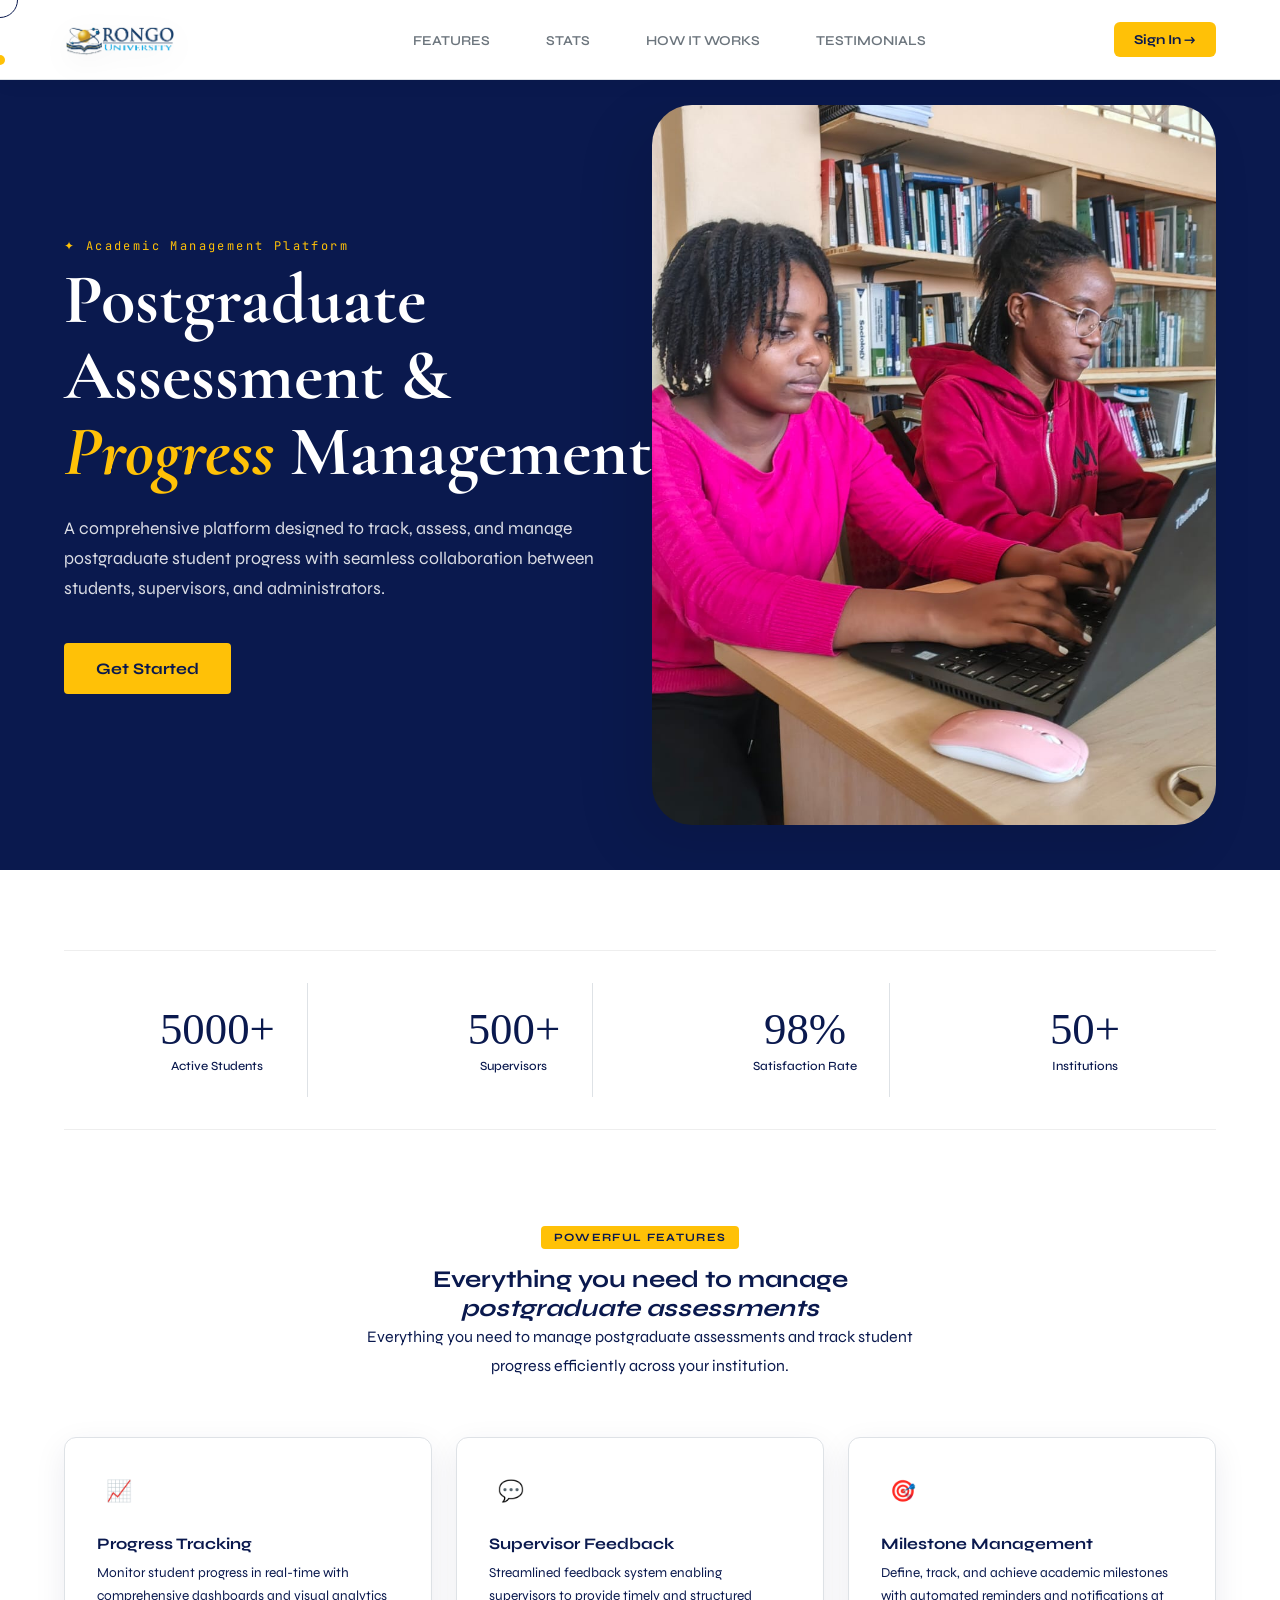
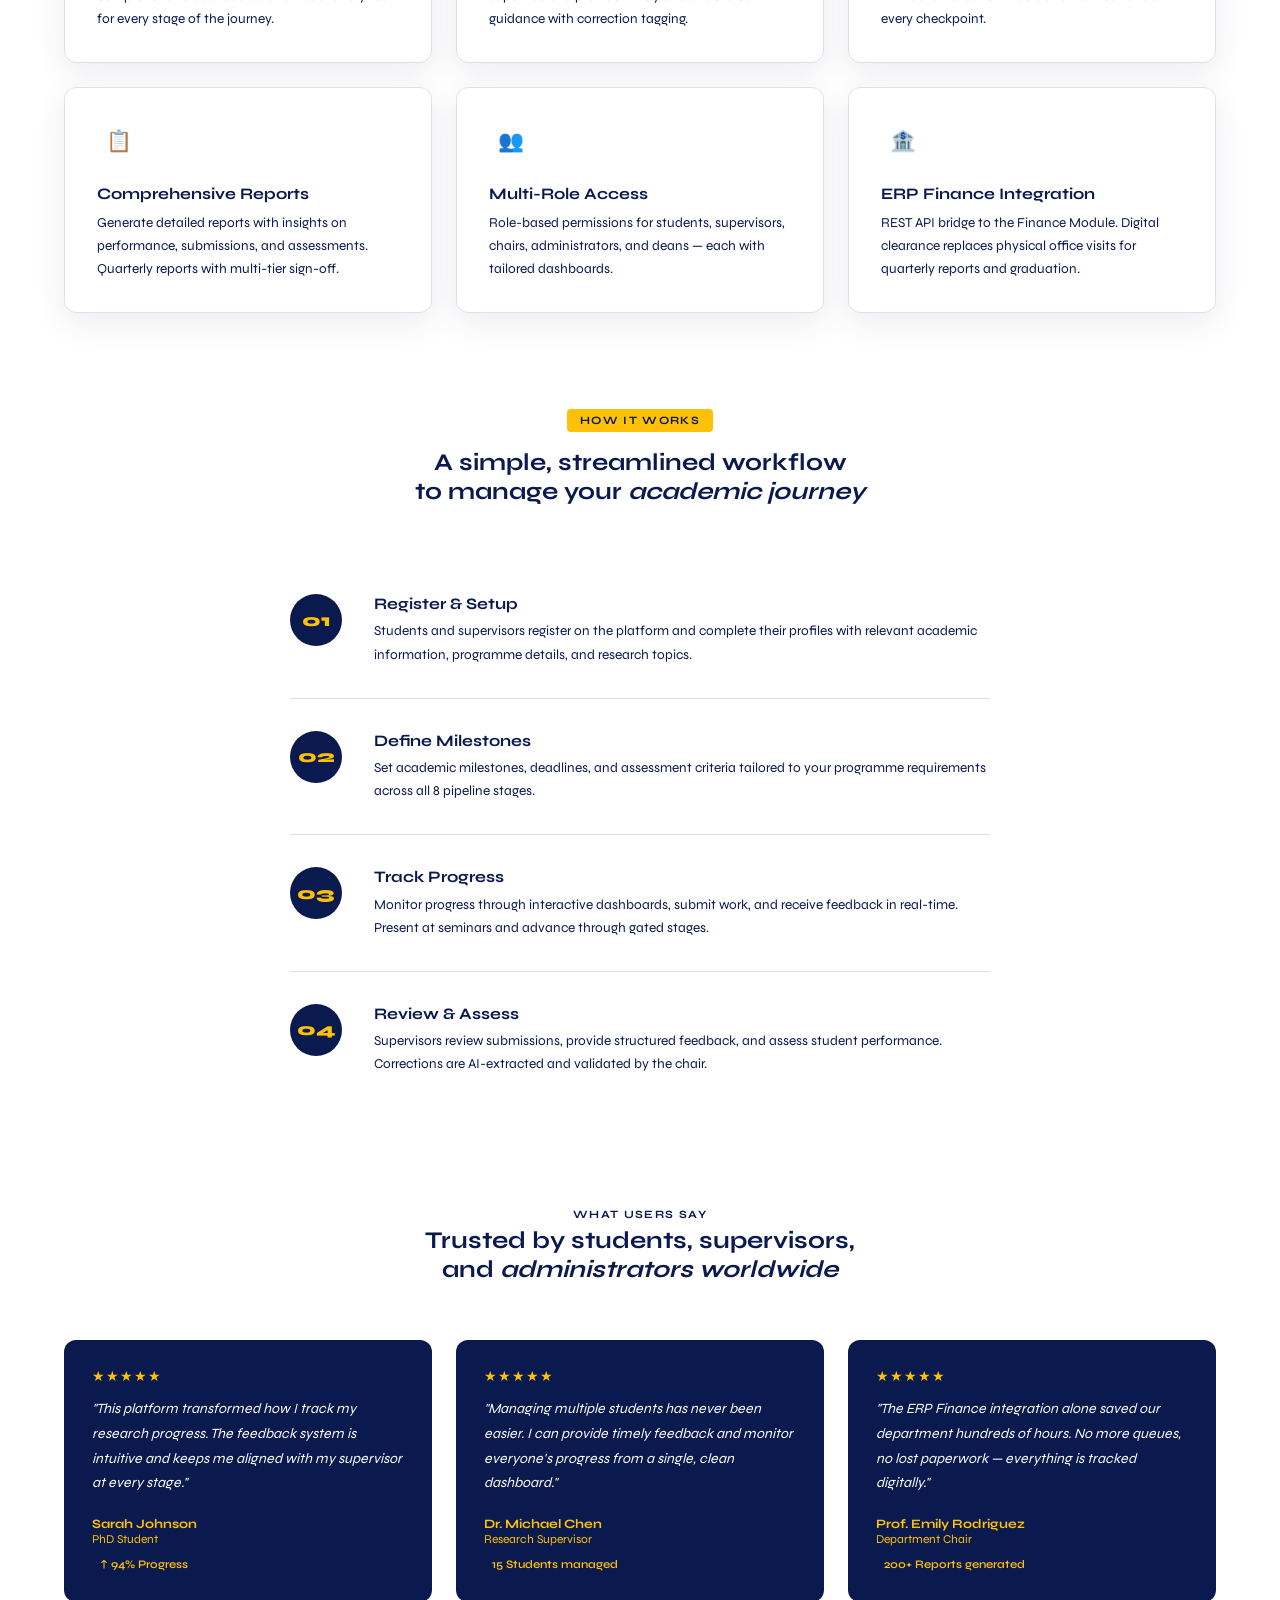
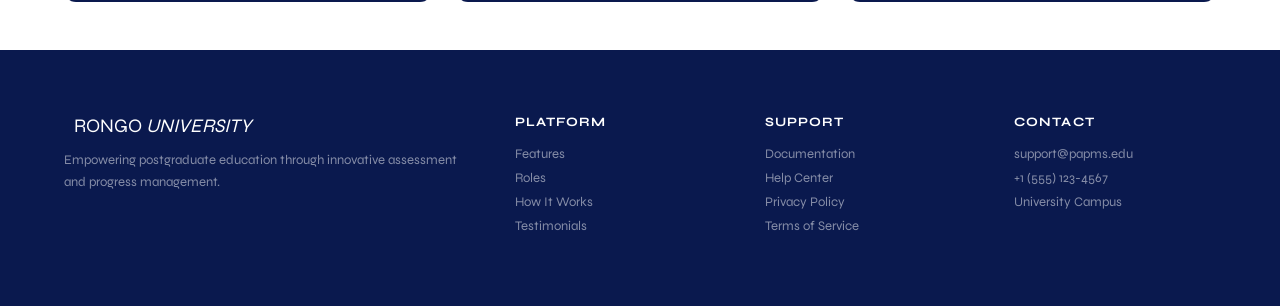
<file: index.html>
<!DOCTYPE html>
<html lang="en">
<head>
    <meta charset="UTF-8"/>
    <meta name="viewport" content="width=device-width, initial-scale=1.0"/>
    <title>Rongo University — Postgraduate Assessment System</title>
    <link rel="stylesheet" href="style.css">
    <link href="https://fonts.googleapis.com/css2?family=Cormorant+Garamond:ital,wght@0,400;0,600;0,700;1,400;1,600&family=Syne:wght@400;500;600;700;800&family=JetBrains+Mono:wght@400;500&display=swap" rel="stylesheet"/>
</head>
<body>
  
<div class="cursor" id="cursor"></div>
<div class="cursor-ring" id="cursorRing"></div>
  
<nav id="navbar">
  <div class="logo-container">
    <div class="logo-v">
      <img src="assets/R.U logo.png" alt="R.U logo" class="logo-img">
    </div>
  </div>
  
  <ul class="nav-links">
    <li><a href="#features">Features</a></li>
    <li><a href="#stats">Stats</a></li>
    <li><a href="#how">How It Works</a></li>
    <li><a href="#testimonials">Testimonials</a></li>
  </ul>
  <div class="nav-actions">
    <a href="login.html" class="btn-nav-cta">Sign In →</a>
  </div>
  
</nav>
  
<section class="hero">
  <div class="hero-bg"></div>

  </div>
  <div class="hero-content">
    <div class="hero-eyebrow">✦ Academic Management Platform</div>
    <h1>Postgraduate<br/>Assessment &<br/><em>Progress</em> Management</h1>
    <p class="hero-desc">A comprehensive platform designed to track, assess, and manage postgraduate student progress with seamless collaboration between students, supervisors, and administrators.</p>
    <div class="hero-actions">
      <a class="btn-primary" href="login.html">Get Started</a>
    
    </div>
  </div>
  <div hero-visual>
    <img src="assets/vs.jpeg">
  </div>
</section>
  

<section id="stats" class="section">
    <div class="stats-strip">
        <div class="strip-stat reveal"><div class="strip-val">5000+</div><div class="strip-lbl">Active Students</div></div>
        <div class="strip-stat reveal"><div class="strip-val">500+</div><div class="strip-lbl">Supervisors</div></div>
        <div class="strip-stat reveal"><div class="strip-val">98%</div><div class="strip-lbl">Satisfaction Rate</div></div>
        <div class="strip-stat reveal"><div class="strip-val">50+</div><div class="strip-lbl">Institutions</div></div>
      </div>
 
</section>
  
<section  id="features">
    <div class="section-header reveal">
        <div class="section-eyebrow">Powerful Features</div>
        <h2>Everything you need to manage<br/><em>postgraduate assessments</em></h2>
        <p class="section-lead">Everything you need to manage postgraduate assessments and track student progress efficiently across your institution.</p>
      </div>
      <div class="features-grid">
        <div class="feat-card reveal"><div class="feat-icon">📈</div> 
        <div class="feat-title">Progress Tracking</div>
            <div class="feat-desc">Monitor student progress in real-time with comprehensive dashboards and visual analytics for every stage of the journey.</div></div>
        <div class="feat-card reveal"><div class="feat-icon">💬</div>
            <div class="feat-title">Supervisor Feedback</div>
            <div class="feat-desc">Streamlined feedback system enabling supervisors to provide timely and structured guidance with correction tagging.</div></div>
        <div class="feat-card reveal"><div class="feat-icon">🎯</div>
              <div class="feat-title">Milestone Management</div>
              <div class="feat-desc">Define, track, and achieve academic milestones with automated reminders and notifications at every checkpoint.</div></div>
        <div class="feat-card reveal"><div class="feat-icon">📋</div>
             <div class="feat-title">Comprehensive Reports</div>
             <div class="feat-desc">Generate detailed reports with insights on performance, submissions, and assessments. Quarterly reports with multi-tier sign-off.</div></div>
        <div class="feat-card reveal"><div class="feat-icon">👥</div>
               <div class="feat-title">Multi-Role Access</div>
               <div class="feat-desc">Role-based permissions for students, supervisors, chairs, administrators, and deans — each with tailored dashboards.</div></div>
        <div class="feat-card reveal"><div class="feat-icon">🏦</div>
               <div class="feat-title">ERP Finance Integration</div>
               <div class="feat-desc">REST API bridge to the Finance Module. Digital clearance replaces physical office visits for quarterly reports and graduation.</div></div>
      </div> 
</section>
    <section class="how-section" id="how">
        <div class="section-header reveal">
          <div class="section-eyebrow">How It Works</div>
          <h2>A simple, streamlined workflow<br/>to manage your <em>academic journey</em></h2>
        </div>
        <div class="steps-list">
          <div class="step-row reveal">
            <div class="step-num">01</div>
            <div><div class="step-title">Register & Setup</div><div class="step-desc">Students and supervisors register on the platform and complete their profiles with relevant academic information, programme details, and research topics.</div></div>
          </div>
          <div class="step-row reveal">
            <div class="step-num">02</div>
            <div><div class="step-title">Define Milestones</div><div class="step-desc">Set academic milestones, deadlines, and assessment criteria tailored to your programme requirements across all 8 pipeline stages.</div></div>
          </div>
          <div class="step-row reveal">
            <div class="step-num">03</div>
            <div><div class="step-title">Track Progress</div><div class="step-desc">Monitor progress through interactive dashboards, submit work, and receive feedback in real-time. Present at seminars and advance through gated stages.</div></div>
          </div>
          <div class="step-row reveal">
            <div class="step-num">04</div>
            <div><div class="step-title">Review & Assess</div><div class="step-desc">Supervisors review submissions, provide structured feedback, and assess student performance. Corrections are AI-extracted and validated by the chair.</div></div>
          </div>
        </div>
      </section> 


      <section id="testimonials">
        <div class="section-header reveal">
          <div class="section-2">What Users Say</div>
          <h2>Trusted by students, supervisors,<br/>and <em>administrators worldwide</em></h2>
        </div>
        <div class="testi-grid">
          <div class="testi-card reveal">
            <div class="testi-stars">★★★★★</div>
            <p class="testi-text">"This platform transformed how I track my research progress. The feedback system is intuitive and keeps me aligned with my supervisor at every stage."</p>
            <div class="testi-author">Sarah Johnson</div>
            <div class="testi-role">PhD Student</div>
            <span class="testi-stat">↑ 94% Progress</span>
          </div>
          <div class="testi-card reveal">
            <div class="testi-stars">★★★★★</div>
            <p class="testi-text">"Managing multiple students has never been easier. I can provide timely feedback and monitor everyone's progress from a single, clean dashboard."</p>
            <div class="testi-author">Dr. Michael Chen</div>
            <div class="testi-role">Research Supervisor</div>
            <span class="testi-stat">15 Students managed</span>
          </div>
          <div class="testi-card reveal">
            <div class="testi-stars">★★★★★</div>
            <p class="testi-text">"The ERP Finance integration alone saved our department hundreds of hours. No more queues, no lost paperwork — everything is tracked digitally."</p>
            <div class="testi-author">Prof. Emily Rodriguez</div>
            <div class="testi-role">Department Chair</div>
            <span class="testi-stat">200+ Reports generated</span>
          </div>
        </div>
      </section>
       
  
<footer>
    <div class="footer-brand">
      <div style="display:flex;align-items:center;gap:0.6rem">
        <div class="nav-logo-icon">
        </div>
        <span class="nav-logo-text">RONGO <em>UNIVERSITY</em></span>
      </div>
      <p>Empowering postgraduate education through innovative assessment and progress management.</p>
    </div>
    <div class="footer-col">
      <h4>Platform</h4>
      <a href="#">Features</a><a href="#">Roles</a><a href="#">How It Works</a><a href="#">Testimonials</a>
    </div>
    <div class="footer-col">
      <h4>Support</h4>
      <a href="#">Documentation</a><a href="#">Help Center</a><a href="#">Privacy Policy</a><a href="#">Terms of Service</a>
    </div>
    <div class="footer-col">
      <h4>Contact</h4>
      <a href="#">support@papms.edu</a><a href="#">+1 (555) 123-4567</a><a href="#">University Campus</a>
    </div>
  </footer>

<script src="script.js"></script>
</body>
</html>
</file>
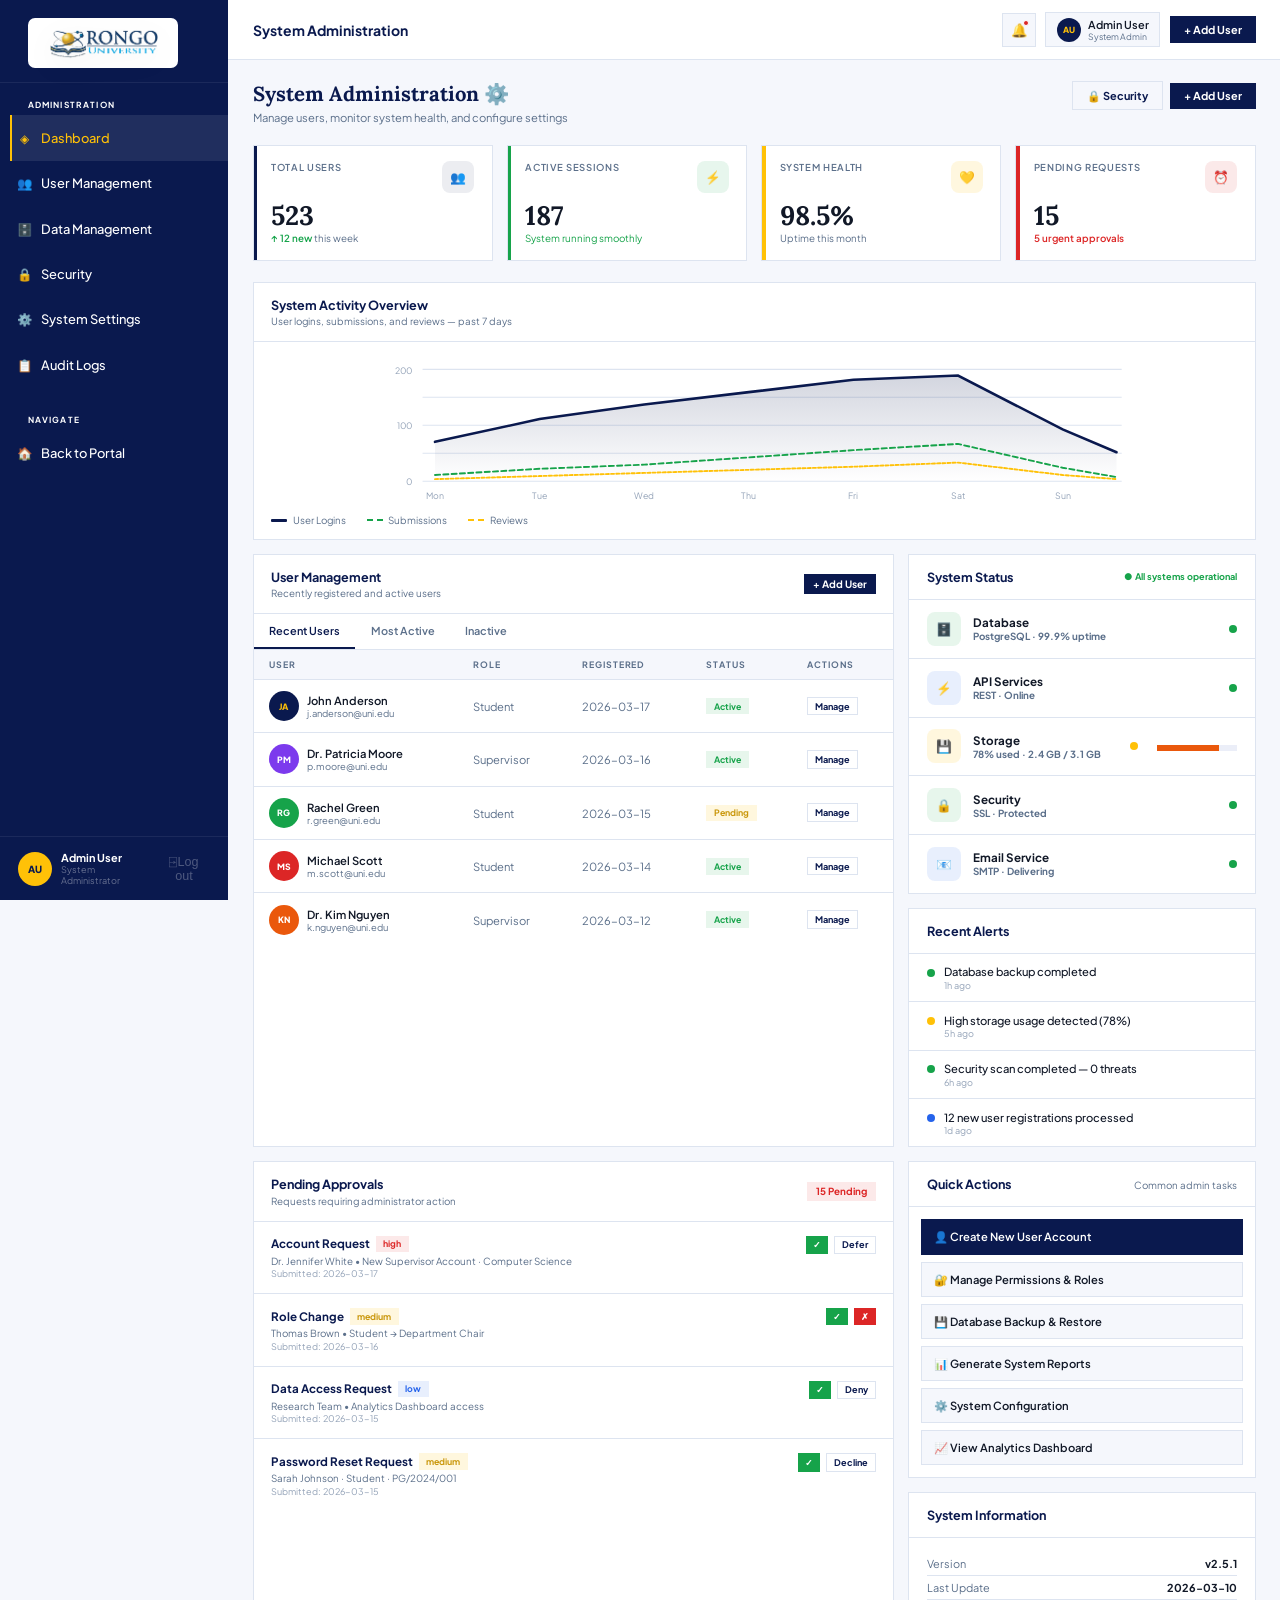
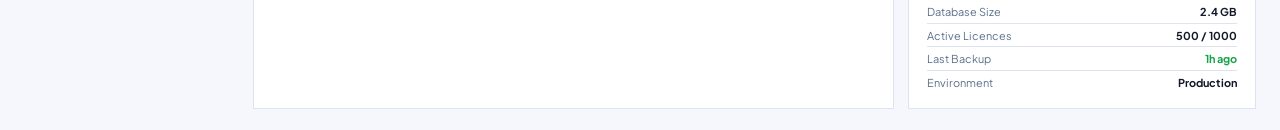
<file: admin.html>
<!DOCTYPE html>
<html lang="en">
<head>
<meta charset="UTF-8"/>
<meta name="viewport" content="width=device-width,initial-scale=1.0"/>
<title>System Administration — PAPMS</title>
<link href="https://fonts.googleapis.com/css2?family=Plus+Jakarta+Sans:ital,wght@0,300;0,400;0,500;0,600;0,700;0,800;1,400&family=Lora:ital,wght@0,400;0,600;0,700;1,400&display=swap" rel="stylesheet"/>
<style>
*,*::before,*::after{
  box-sizing:border-box;
  margin:0;
  padding:0}
:root{
  --navy:#0A194E;
  --navy-light:#1a3580;
  --amber:#FFC107;
  --amber-dim:rgba(255,193,7,.13);
  --amber-dark:#c9960a;
  --white:#fff;
  --off:#F5F7FC;
  --off2:#EBEEf8;
  --text:#111827;
  --muted:#5B6F8A;
  --soft:#94A3B8;
  --border:#DDE4F0;
  --green:#16A34A;
  --green-dim:rgba(22,163,74,.1);
  --red:#DC2626;
  --red-dim:rgba(220,38,38,.1);
  --blue:#2563EB;
  --blue-dim:rgba(37,99,235,.1);
  --orange:#EA580C;
  --orange-dim:rgba(234,88,12,.1);
  --sidebar:228px;
  --topbar:60px}
html{
  font-size:14px}
body{
  font-family:'Plus Jakarta Sans',sans-serif;
  background:var(--off);color:var(--text);
  display:flex;
  min-height:100vh}
.sidebar{
  width:var(--sidebar);
  background:var(--navy);
  display:flex;
  flex-direction:column;
  position:fixed;top:0;
  left:0;height:100vh;
  z-index:100;
  overflow-y:auto}
.sidebar-logo{
  display:flex;
  align-items:center;
  gap:.75rem;
  padding:1.25rem 1.25rem 1rem;
  border-bottom:1px solid rgba(255,255,255,.07)}
  .logo-badge{
  width:150px;
  height:50px;
  background:white;
  border-radius:7px;
  display:flex;
  align-items:center;
  justify-content:center;
  font-size:1rem;
  flex-shrink:0;
  margin-left: 10px;
}
.logo-img {
    height: 110px;    
    width: auto;
    object-fit: contain;
    filter: drop-shadow(0 8px 15px rgba(0,0,0,0.08)); 
    margin-left: 0px;
}
.nav-section
{
  padding:.75rem 0}
.nav-section-title{
  font-size:.6rem;
  font-weight:700;
  letter-spacing:.14em;
  text-transform:uppercase;
  color:rgb(255, 255, 255);
  padding:.4rem 1.25rem .4rem;
  display:block;
  margin-left: 10px;
}
.nav-link{
  display:flex;
  align-items:center;
  gap:.6rem;
  padding:1.05rem .25rem;
  color:rgb(255, 255, 255);
  font-size:.92rem;
  font-weight:500;
  cursor:pointer;
  transition:all .18s;
  border-left:2.5px solid transparent;
  text-decoration:none;
  margin-left: 10px;
}
.nav-link:hover{
  color:#FFC107;
  background:rgba(255,255,255,.06)}
.nav-link.active{
  color:#FFC107;
  background:rgba(255,255,255,.09);
  border-left-color:var(--amber)}
.nav-link .ni{
  width:17px;
  text-align:center;
  font-size:.88rem;
  flex-shrink:0}
.nav-badge{
  margin-left:auto;
  background:var(--red);
  color:#fff;
  font-size:.58rem;
  font-weight:700;
  padding:.1rem .38rem;
  border-radius:20px}
.nav-badge.warn{
  background:var(--amber);
  color:var(--navy)}
.sidebar-footer{
  margin-top:auto;
  padding:1rem 1.25rem;
  border-top:1px solid rgba(255,255,255,.07)}
.user-mini{
  display:flex;
  align-items:center;
  gap:.65rem}
.user-av{
  width:34px;
  height:34px;
  border-radius:50%;
  background:var(--amber);
  color:var(--navy);
  display:flex;
  align-items:center;
  justify-content:center;
  font-size:.7rem;
  font-weight:800;
  flex-shrink:0}
.user-mini-name{
  font-size:.78rem;
  font-weight:700;
  color:#fff}
.user-mini-role{
  font-size:.65rem;
  color:rgba(255,255,255,.38)}
.logout-btn{
  margin-left:auto;
  background:none;
  border:none;
  color:rgba(255,255,255,.28);
  font-size:.9rem;
  cursor:pointer;
  padding:.25rem}
.logout-btn:hover{
  color:var(--red)}
.main{
  margin-left:var(--sidebar);
  flex:1;display:flex;
  flex-direction:column}
.topbar{
  height:var(--topbar);
  background:#fff;
  border-bottom:1px solid var(--border);
  display:flex;
  align-items:center;
  gap:1rem;
  padding:0 1.75rem;
  position:sticky;
  top:0;
  z-index:50}
.topbar-right{
  display:flex;
  align-items:center;
  gap:.65rem;
  margin-left:auto}
.tb-notif{
  position:relative;
  width:34px;
  height:34px;
  border:1px solid var(--border);
  background:var(--off);
  display:flex;
  align-items:center;
  justify-content:center;
  cursor:pointer;
  font-size:.95rem}
.tb-notif-dot{position:absolute;top:6px;right:6px;width:6px;height:6px;background:var(--red);border-radius:50%;border:1.5px solid #fff}
.tb-pill{display:flex;align-items:center;gap:.5rem;background:var(--off);border:1px solid var(--border);padding:.3rem .75rem;cursor:pointer}
.tb-av{width:24px;height:24px;border-radius:50%;background:var(--navy);color:var(--amber);display:flex;align-items:center;justify-content:center;font-size:.6rem;font-weight:800}
.tb-name{font-size:.78rem;font-weight:600}
.tb-role{font-size:.62rem;color:var(--muted)}
.btn{display:inline-flex;align-items:center;gap:.4rem;padding:.48rem 1rem;font-family:inherit;font-size:.78rem;font-weight:700;cursor:pointer;border:none;transition:all .2s;white-space:nowrap}
.btn-navy{background:var(--navy);color:#fff}.btn-navy:hover{background:var(--navy-light)}
.btn-green{background:var(--green);color:#fff}.btn-green:hover{background:#15803d}
.btn-amber{background:var(--amber);color:var(--navy)}.btn-amber:hover{background:#e6ad00}
.btn-red{background:var(--red);color:#fff}
.btn-outline{background:transparent;color:var(--navy);border:1.5px solid var(--border)}.btn-outline:hover{border-color:var(--navy);background:rgba(10,25,78,.04)}
.btn-sm{padding:.3rem .65rem;font-size:.72rem}
.btn-xs{padding:.2rem .5rem;font-size:.65rem}
.content{padding:1.5rem 1.75rem;flex:1}
.section-view{display:none}
.section-view.active{display:block;animation:fadeUp .3s ease}
@keyframes fadeUp{from{opacity:0;transform:translateY(8px)}to{opacity:1;transform:translateY(0)}}
.page-hdr{display:flex;align-items:flex-start;justify-content:space-between;margin-bottom:1.5rem;gap:1rem;flex-wrap:wrap}
.page-hdr h2{font-family:'Lora',serif;font-size:1.45rem;font-weight:700;color:var(--navy)}
.page-hdr p{font-size:.8rem;color:var(--muted);margin-top:.2rem}
.page-hdr-actions{display:flex;gap:.5rem;flex-wrap:wrap;align-items:center}
.stat-grid{display:grid;grid-template-columns:repeat(4,1fr);gap:1rem;margin-bottom:1.5rem}
.stat-card{background:#fff;border:1px solid var(--border);padding:1.1rem 1.25rem;position:relative;overflow:hidden}
.stat-card::after{content:'';position:absolute;top:0;left:0;bottom:0;width:3.5px}
.s-navy::after{background:var(--navy)}.s-green::after{background:var(--green)}.s-amber::after{background:var(--amber)}.s-red::after{background:var(--red)}.s-blue::after{background:var(--blue)}
.stat-head{display:flex;justify-content:space-between;align-items:flex-start;margin-bottom:.65rem}
.stat-lbl{font-size:.68rem;font-weight:600;text-transform:uppercase;letter-spacing:.07em;color:var(--muted)}
.stat-ico{width:32px;height:32px;border-radius:8px;display:flex;align-items:center;justify-content:center;font-size:.9rem}
.ico-navy{background:rgba(10,25,78,.08)}.ico-green{background:var(--green-dim)}.ico-amber{background:var(--amber-dim)}.ico-red{background:var(--red-dim)}.ico-blue{background:var(--blue-dim)}
.stat-val{font-family:'Lora',serif;font-size:1.9rem;font-weight:700;color:var(--text);line-height:1;margin-bottom:.25rem}
.stat-sub{font-size:.7rem;color:var(--muted)}
.up{color:var(--green);font-weight:600}.dn{color:var(--red);font-weight:600}
.card{background:#fff;border:1px solid var(--border)}
.card-hdr{padding:1rem 1.25rem;border-bottom:1px solid var(--border);display:flex;align-items:center;justify-content:space-between;gap:.75rem;flex-wrap:wrap}
.card-hdr-left{flex:1}
.card-title{font-size:.9rem;font-weight:700;color:var(--navy)}
.card-sub{font-size:.7rem;color:var(--muted);margin-top:.15rem}
.card-body{padding:1.25rem}
.grid-2{display:grid;grid-template-columns:1fr 1fr;gap:1rem}
.grid-65-35{display:grid;grid-template-columns:1.85fr 1fr;gap:1rem}
.grid-60-40{display:grid;grid-template-columns:3fr 2fr;gap:1rem}
.tbl-wrap{overflow-x:auto}
table{width:100%;border-collapse:collapse}
thead th{padding:.65rem 1.1rem;font-size:.63rem;font-weight:700;letter-spacing:.1em;text-transform:uppercase;color:var(--muted);text-align:left;background:var(--off);border-bottom:1px solid var(--border);white-space:nowrap}
tbody td{padding:.8rem 1.1rem;font-size:.8rem;border-bottom:1px solid var(--border);vertical-align:middle}
tbody tr:hover td{background:rgba(10,25,78,.018)}
tbody tr:last-child td{border-bottom:none}
.td-bold{font-weight:600}.td-muted{color:var(--muted)}
.pill{display:inline-flex;align-items:center;gap:.3rem;font-size:.63rem;font-weight:700;padding:.2rem .55rem}
.pill-green{background:var(--green-dim);color:var(--green)}.pill-red{background:var(--red-dim);color:var(--red)}.pill-amber{background:var(--amber-dim);color:var(--amber-dark)}.pill-blue{background:var(--blue-dim);color:var(--blue)}.pill-orange{background:var(--orange-dim);color:var(--orange)}.pill-navy{background:rgba(10,25,78,.1);color:var(--navy)}.pill-gray{background:var(--off2);color:var(--muted)}
.av{width:30px;height:30px;border-radius:50%;display:flex;align-items:center;justify-content:center;font-size:.62rem;font-weight:800;flex-shrink:0}
.tabs{display:flex;border-bottom:1px solid var(--border);overflow-x:auto}
.tab-btn{padding:.7rem 1.1rem;font-size:.78rem;font-weight:600;color:var(--muted);cursor:pointer;border-bottom:2.5px solid transparent;transition:all .18s;white-space:nowrap;background:none;border-top:none;border-left:none;border-right:none;font-family:inherit}
.tab-btn:hover{color:var(--navy)}
.tab-btn.active{color:var(--navy);border-bottom-color:var(--navy)}
.tab-panel{display:none}
.tab-panel.active{display:block}
.modal-overlay{position:fixed;inset:0;background:rgba(6,15,48,.55);z-index:200;display:none;align-items:center;justify-content:center;padding:1rem}
.modal-overlay.open{display:flex}
.modal{background:#fff;width:100%;max-width:500px;max-height:90vh;overflow-y:auto;box-shadow:0 24px 64px rgba(0,0,0,.2)}
.modal-hdr{display:flex;align-items:center;justify-content:space-between;padding:1.1rem 1.25rem;border-bottom:1px solid var(--border)}
.modal-title{font-size:.95rem;font-weight:700;color:var(--navy)}
.modal-close{background:none;border:none;font-size:1.1rem;cursor:pointer;color:var(--muted)}
.modal-body{padding:1.25rem}
.modal-footer{padding:1rem 1.25rem;border-top:1px solid var(--border);display:flex;justify-content:flex-end;gap:.5rem}
.form-group{margin-bottom:1rem}
.form-label{display:block;font-size:.68rem;font-weight:700;letter-spacing:.08em;text-transform:uppercase;color:var(--muted);margin-bottom:.35rem}
.form-control{width:100%;background:var(--off);border:1.5px solid var(--border);padding:.65rem .9rem;font-family:inherit;font-size:.82rem;color:var(--text);outline:none;transition:border-color .2s}
.form-control:focus{border-color:var(--navy);background:#fff}
.form-control::placeholder{color:var(--soft)}
textarea.form-control{resize:vertical;min-height:80px}
select.form-control{appearance:none;cursor:pointer}
.form-row{display:grid;grid-template-columns:1fr 1fr;gap:.75rem}
.toast{position:fixed;bottom:1.5rem;right:1.5rem;background:var(--navy);color:#fff;border-left:4px solid var(--amber);padding:.8rem 1.25rem;font-size:.8rem;font-weight:500;z-index:999;opacity:0;transform:translateY(12px);transition:all .35s;pointer-events:none;max-width:320px}
.toast.show{opacity:1;transform:translateY(0)}
/* Status dot */
.status-dot{width:8px;height:8px;border-radius:50%;display:inline-block;flex-shrink:0}
.sd-green{background:var(--green)}.sd-amber{background:var(--amber)}.sd-red{background:var(--red)}.sd-blue{background:var(--blue)}
/* System status items */
.sys-item{display:flex;align-items:center;gap:.85rem;padding:.85rem 1.25rem;border-bottom:1px solid var(--border)}
.sys-item:last-child{border-bottom:none}
.sys-ico{width:34px;height:34px;border-radius:8px;display:flex;align-items:center;justify-content:center;font-size:.9rem;flex-shrink:0}
.sys-name{font-size:.83rem;font-weight:700;flex:1}
.sys-detail{font-size:.7rem;color:var(--muted)}
/* Alert items */
.alert-item{display:flex;align-items:flex-start;gap:.65rem;padding:.75rem 1.25rem;border-bottom:1px solid var(--border)}
.alert-item:last-child{border-bottom:none}
.alert-dot{width:8px;height:8px;border-radius:50%;flex-shrink:0;margin-top:.3rem}
.alert-text{font-size:.8rem;color:var(--text);font-weight:500}
.alert-time{font-size:.65rem;color:var(--soft);margin-top:.1rem}
/* Approval item */
.approval-item{display:flex;align-items:flex-start;gap:1rem;padding:1rem 1.25rem;border-bottom:1px solid var(--border);transition:background .2s}
.approval-item:hover{background:var(--off)}
.approval-item:last-child{border-bottom:none}
.approval-info{flex:1}
.approval-title{font-size:.83rem;font-weight:700;color:var(--navy);display:flex;align-items:center;gap:.4rem;flex-wrap:wrap}
.approval-meta{font-size:.7rem;color:var(--muted);margin-top:.18rem}
.approval-date{font-size:.65rem;color:var(--soft);margin-top:.1rem}
/* Quick action buttons */
.qa-row{display:flex;flex-direction:column;gap:.5rem;padding:.85rem}
.qa-btn{display:flex;align-items:center;gap:.75rem;padding:.65rem .85rem;background:var(--off);border:1.5px solid var(--border);color:var(--text);font-family:inherit;font-size:.8rem;font-weight:600;cursor:pointer;transition:all .2s;text-align:left}
.qa-btn:hover{background:rgba(10,25,78,.05);border-color:var(--navy);color:var(--navy)}
.qa-btn.navy{background:var(--navy);color:#fff;border-color:var(--navy)}
.qa-btn.navy:hover{background:var(--navy-light)}
/* Sysinfo */
.sysinfo{padding:1rem 1.25rem}
.sysinfo-row{display:flex;justify-content:space-between;align-items:center;padding:.35rem 0;border-bottom:1px solid var(--border);font-size:.78rem}
.sysinfo-row:last-child{border-bottom:none}
.sysinfo-key{color:var(--muted)}
.sysinfo-val{font-weight:700;color:var(--text)}
/* Usage bar */
.usage-bar{height:6px;background:var(--off2);overflow:hidden;margin-top:.25rem}
.usage-fill{height:100%}
svg.chart{overflow:visible;width:100%}
::-webkit-scrollbar{width:5px;height:5px}
::-webkit-scrollbar-thumb{background:var(--off2);border-radius:10px}
</style>
</head>
<body>
 
<aside class="sidebar">
  <a class="sidebar-logo" href="index.html">
    <div class="logo-badge">
      <img src="assets/R.U logo.png" alt="R.U logo" class="logo-img">
    </div>
    
  </a>
  <nav class="nav-section">
    <span class="nav-section-title">Administration</span>
    <a class="nav-link active" onclick="nav(this,'dashboard')"><span class="ni">◈</span> Dashboard</a>
    <a class="nav-link" onclick="nav(this,'users')"><span class="ni">👥</span> User Management</a>
    <a class="nav-link" onclick="nav(this,'data')"><span class="ni">🗄️</span> Data Management</a>
    <a class="nav-link" onclick="nav(this,'security')"><span class="ni">🔒</span> Security</a>
    <a class="nav-link" onclick="nav(this,'system')"><span class="ni">⚙️</span> System Settings</a>
    <a class="nav-link" onclick="nav(this,'logs')"><span class="ni">📋</span> Audit Logs</a>
  </nav>
  <nav class="nav-section">
    <span class="nav-section-title">Navigate</span>
    <a class="nav-link" href="login.html"><span class="ni">🏠</span> Back to Portal</a>
  </nav>
  <div class="sidebar-footer">
    <div class="user-mini">
      <div class="user-av">AU</div>
      <div><div class="user-mini-name">Admin User</div><div class="user-mini-role">System Administrator</div></div>
      <button class="logout-btn" onclick="window.location.href='login.html'">⍈Log out </button>
    </div>
  </div>
</aside>
 
<div class="main">
  <header class="topbar">
    <div style="font-size:1rem;font-weight:700;color:var(--navy)" id="topbar-title">System Administration</div>
    <div class="topbar-right">
      <div class="tb-notif" onclick="showToast('3 system alerts pending')">🔔<span class="tb-notif-dot"></span></div>
      <div class="tb-pill"><div class="tb-av">AU</div><div><div class="tb-name">Admin User</div><div class="tb-role">System Admin</div></div></div>
      <button class="btn btn-navy" onclick="openModal('add-user-modal')">+ Add User</button>
    </div>
  </header>
 
  <main class="content">
 
    <!-- DASHBOARD -->
    <section class="section-view active" id="view-dashboard">
      <div class="page-hdr">
        <div><h2>System Administration ⚙️</h2><p>Manage users, monitor system health, and configure settings</p></div>
        <div class="page-hdr-actions">
          <button class="btn btn-outline" onclick="nav(document.querySelectorAll('.nav-link')[3],'security')">🔒 Security</button>
          <button class="btn btn-navy" onclick="openModal('add-user-modal')">+ Add User</button>
        </div>
      </div>
 
      <div class="stat-grid">
        <div class="stat-card s-navy"><div class="stat-head"><span class="stat-lbl">Total Users</span><div class="stat-ico ico-navy">👥</div></div><div class="stat-val">523</div><div class="stat-sub"><span class="up">↑ 12 new</span> this week</div></div>
        <div class="stat-card s-green"><div class="stat-head"><span class="stat-lbl">Active Sessions</span><div class="stat-ico ico-green">⚡</div></div><div class="stat-val">187</div><div class="stat-sub" style="color:var(--green)">System running smoothly</div></div>
        <div class="stat-card s-amber"><div class="stat-head"><span class="stat-lbl">System Health</span><div class="stat-ico ico-amber">💛</div></div><div class="stat-val">98.5%</div><div class="stat-sub">Uptime this month</div></div>
        <div class="stat-card s-red"><div class="stat-head"><span class="stat-lbl">Pending Requests</span><div class="stat-ico ico-red">⏰</div></div><div class="stat-val">15</div><div class="stat-sub"><span class="dn">5 urgent approvals</span></div></div>
      </div>
 
      <!-- Activity chart (full-width) -->
      <div class="card" style="margin-bottom:1rem">
        <div class="card-hdr"><div class="card-hdr-left"><div class="card-title">System Activity Overview</div><div class="card-sub">User logins, submissions, and reviews — past 7 days</div></div></div>
        <div style="padding:1.25rem 1.25rem .5rem">
          <svg class="chart" viewBox="0 0 740 140" style="height:145px">
            <defs>
              <linearGradient id="ag1" x1="0" y1="0" x2="0" y2="1">
                <stop offset="0%" stop-color="#0A194E" stop-opacity=".18"/>
                <stop offset="100%" stop-color="#0A194E" stop-opacity="0"/>
              </linearGradient>
            </defs>
            <line x1="50" y1="10" x2="725" y2="10" stroke="#DDE4F0" stroke-width="1"/>
            <line x1="50" y1="37" x2="725" y2="37" stroke="#DDE4F0" stroke-width="1"/>
            <line x1="50" y1="64" x2="725" y2="64" stroke="#DDE4F0" stroke-width="1"/>
            <line x1="50" y1="91" x2="725" y2="91" stroke="#DDE4F0" stroke-width="1"/>
            <line x1="50" y1="118" x2="725" y2="118" stroke="#DDE4F0" stroke-width="1"/>
            <text x="40" y="14" font-size="8.5" fill="#94A3B8" text-anchor="end">200</text>
            <text x="40" y="68" font-size="8.5" fill="#94A3B8" text-anchor="end">100</text>
            <text x="40" y="122" font-size="8.5" fill="#94A3B8" text-anchor="end">0</text>
            <!-- Logins area -->
            <path d="M62,80 L163,58 L264,44 L365,32 L466,20 L567,16 L668,68 L720,90 L720,118 L62,118Z" fill="url(#ag1)"/>
            <polyline points="62,80 163,58 264,44 365,32 466,20 567,16 668,68 720,90" fill="none" stroke="#0A194E" stroke-width="2.5" stroke-linecap="round"/>
            <!-- Submissions line -->
            <polyline points="62,112 163,106 264,102 365,95 466,88 567,82 668,105 720,114" fill="none" stroke="#16A34A" stroke-width="1.8" stroke-linecap="round" stroke-dasharray="5,3"/>
            <!-- Reviews line -->
            <polyline points="62,116 163,113 264,110 365,107 466,104 567,100 668,112 720,116" fill="none" stroke="#FFC107" stroke-width="1.8" stroke-linecap="round" stroke-dasharray="3,2"/>
            <!-- X labels -->
            <text x="62" y="135" font-size="8.5" fill="#94A3B8" text-anchor="middle">Mon</text>
            <text x="163" y="135" font-size="8.5" fill="#94A3B8" text-anchor="middle">Tue</text>
            <text x="264" y="135" font-size="8.5" fill="#94A3B8" text-anchor="middle">Wed</text>
            <text x="365" y="135" font-size="8.5" fill="#94A3B8" text-anchor="middle">Thu</text>
            <text x="466" y="135" font-size="8.5" fill="#94A3B8" text-anchor="middle">Fri</text>
            <text x="567" y="135" font-size="8.5" fill="#94A3B8" text-anchor="middle">Sat</text>
            <text x="668" y="135" font-size="8.5" fill="#94A3B8" text-anchor="middle">Sun</text>
          </svg>
        </div>
        <div style="display:flex;gap:1.5rem;padding:0 1.25rem .9rem;flex-wrap:wrap">
          <div style="display:flex;align-items:center;gap:.4rem;font-size:.7rem;color:var(--muted)"><div style="width:16px;height:2.5px;background:var(--navy);border-radius:1px"></div>User Logins</div>
          <div style="display:flex;align-items:center;gap:.4rem;font-size:.7rem;color:var(--muted)"><div style="width:16px;height:2px;border-top:2px dashed var(--green)"></div>Submissions</div>
          <div style="display:flex;align-items:center;gap:.4rem;font-size:.7rem;color:var(--muted)"><div style="width:16px;height:2px;border-top:2px dashed var(--amber)"></div>Reviews</div>
        </div>
      </div>
 
      <!-- User management + System Status -->
      <div class="grid-65-35" style="margin-bottom:1rem">
        <div class="card">
          <div class="card-hdr">
            <div class="card-hdr-left"><div class="card-title">User Management</div><div class="card-sub">Recently registered and active users</div></div>
            <button class="btn btn-navy btn-sm" onclick="openModal('add-user-modal')">+ Add User</button>
          </div>
          <div class="tabs" id="usr-tabs">
            <button class="tab-btn active" onclick="switchTab('usr-tabs','ut-recent',this)">Recent Users</button>
            <button class="tab-btn" onclick="switchTab('usr-tabs','ut-active',this)">Most Active</button>
            <button class="tab-btn" onclick="switchTab('usr-tabs','ut-inactive',this)">Inactive</button>
          </div>
          <div id="ut-recent" class="tab-panel active tbl-wrap">
            <table>
              <thead><tr><th>User</th><th>Role</th><th>Registered</th><th>Status</th><th>Actions</th></tr></thead>
              <tbody>
                <tr><td><div style="display:flex;align-items:center;gap:.55rem"><div class="av" style="background:#0A194E;color:var(--amber)">JA</div><div><div class="td-bold">John Anderson</div><div class="td-muted" style="font-size:.67rem">j.anderson@uni.edu</div></div></div></td><td class="td-muted">Student</td><td class="td-muted">2026-03-17</td><td><span class="pill pill-green">Active</span></td><td><button class="btn btn-outline btn-xs" onclick="openModal('user-detail-modal')">Manage</button></td></tr>
                <tr><td><div style="display:flex;align-items:center;gap:.55rem"><div class="av" style="background:#7C3AED;color:#fff">PM</div><div><div class="td-bold">Dr. Patricia Moore</div><div class="td-muted" style="font-size:.67rem">p.moore@uni.edu</div></div></div></td><td class="td-muted">Supervisor</td><td class="td-muted">2026-03-16</td><td><span class="pill pill-green">Active</span></td><td><button class="btn btn-outline btn-xs" onclick="openModal('user-detail-modal')">Manage</button></td></tr>
                <tr><td><div style="display:flex;align-items:center;gap:.55rem"><div class="av" style="background:#16A34A;color:#fff">RG</div><div><div class="td-bold">Rachel Green</div><div class="td-muted" style="font-size:.67rem">r.green@uni.edu</div></div></div></td><td class="td-muted">Student</td><td class="td-muted">2026-03-15</td><td><span class="pill pill-amber">Pending</span></td><td><button class="btn btn-outline btn-xs" onclick="openModal('user-detail-modal')">Manage</button></td></tr>
                <tr><td><div style="display:flex;align-items:center;gap:.55rem"><div class="av" style="background:#DC2626;color:#fff">MS</div><div><div class="td-bold">Michael Scott</div><div class="td-muted" style="font-size:.67rem">m.scott@uni.edu</div></div></div></td><td class="td-muted">Student</td><td class="td-muted">2026-03-14</td><td><span class="pill pill-green">Active</span></td><td><button class="btn btn-outline btn-xs" onclick="openModal('user-detail-modal')">Manage</button></td></tr>
                <tr><td><div style="display:flex;align-items:center;gap:.55rem"><div class="av" style="background:#EA580C;color:#fff">KN</div><div><div class="td-bold">Dr. Kim Nguyen</div><div class="td-muted" style="font-size:.67rem">k.nguyen@uni.edu</div></div></div></td><td class="td-muted">Supervisor</td><td class="td-muted">2026-03-12</td><td><span class="pill pill-green">Active</span></td><td><button class="btn btn-outline btn-xs" onclick="openModal('user-detail-modal')">Manage</button></td></tr>
              </tbody>
            </table>
          </div>
          <div id="ut-active" class="tab-panel tbl-wrap">
            <table>
              <thead><tr><th>User</th><th>Role</th><th>Sessions (30d)</th><th>Last Login</th><th>Status</th></tr></thead>
              <tbody>
                <tr><td class="td-bold">Sarah Johnson</td><td class="td-muted">Student</td><td style="font-weight:700;color:var(--navy)">42</td><td class="td-muted">Today 09:14</td><td><span class="pill pill-green">Active</span></td></tr>
                <tr><td class="td-bold">Dr. Michael Chen</td><td class="td-muted">Supervisor</td><td style="font-weight:700;color:var(--navy)">38</td><td class="td-muted">Today 08:51</td><td><span class="pill pill-green">Active</span></td></tr>
                <tr><td class="td-bold">David Lee</td><td class="td-muted">Student</td><td style="font-weight:700;color:var(--navy)">35</td><td class="td-muted">Today 10:02</td><td><span class="pill pill-green">Active</span></td></tr>
              </tbody>
            </table>
          </div>
          <div id="ut-inactive" class="tab-panel tbl-wrap">
            <table>
              <thead><tr><th>User</th><th>Role</th><th>Last Login</th><th>Days Inactive</th><th>Action</th></tr></thead>
              <tbody>
                <tr><td class="td-bold">Chris Taylor</td><td class="td-muted">Student</td><td class="td-muted">2026-02-10</td><td style="color:var(--red);font-weight:700">37 days</td><td><button class="btn btn-outline btn-xs" onclick="showToast('Reminder sent to Chris Taylor')">Send Reminder</button></td></tr>
                <tr><td class="td-bold">Dr. Alan Park</td><td class="td-muted">Supervisor</td><td class="td-muted">2026-02-01</td><td style="color:var(--red);font-weight:700">46 days</td><td><button class="btn btn-outline btn-xs" onclick="showToast('Reminder sent to Dr. Park')">Send Reminder</button></td></tr>
              </tbody>
            </table>
          </div>
        </div>
 
        <!-- System status + Alerts -->
        <div style="display:flex;flex-direction:column;gap:1rem">
          <div class="card">
            <div class="card-hdr"><div class="card-title">System Status</div><div style="font-size:.65rem;color:var(--green);font-weight:700">● All systems operational</div></div>
            <div class="sys-item"><div class="sys-ico" style="background:var(--green-dim)">🗄️</div><div class="sys-name">Database<div class="sys-detail">PostgreSQL · 99.9% uptime</div></div><span class="status-dot sd-green"></span></div>
            <div class="sys-item"><div class="sys-ico" style="background:var(--blue-dim)">⚡</div><div class="sys-name">API Services<div class="sys-detail">REST · Online</div></div><span class="status-dot sd-green"></span></div>
            <div class="sys-item"><div class="sys-ico" style="background:var(--amber-dim)">💾</div><div class="sys-name">Storage<div class="sys-detail">78% used · 2.4 GB / 3.1 GB</div></div><span class="status-dot sd-amber"></span><div style="width:80px;margin-left:.5rem"><div class="usage-bar"><div class="usage-fill" style="width:78%;background:var(--orange)"></div></div></div></div>
            <div class="sys-item"><div class="sys-ico" style="background:var(--green-dim)">🔒</div><div class="sys-name">Security<div class="sys-detail">SSL · Protected</div></div><span class="status-dot sd-green"></span></div>
            <div class="sys-item"><div class="sys-ico" style="background:var(--blue-dim)">📧</div><div class="sys-name">Email Service<div class="sys-detail">SMTP · Delivering</div></div><span class="status-dot sd-green"></span></div>
          </div>
          <div class="card">
            <div class="card-hdr"><div class="card-title">Recent Alerts</div></div>
            <div class="alert-item"><div class="alert-dot sd-green"></div><div><div class="alert-text">Database backup completed</div><div class="alert-time">1h ago</div></div></div>
            <div class="alert-item"><div class="alert-dot sd-amber"></div><div><div class="alert-text">High storage usage detected (78%)</div><div class="alert-time">5h ago</div></div></div>
            <div class="alert-item"><div class="alert-dot sd-green"></div><div><div class="alert-text">Security scan completed — 0 threats</div><div class="alert-time">6h ago</div></div></div>
            <div class="alert-item"><div class="alert-dot sd-blue"></div><div><div class="alert-text">12 new user registrations processed</div><div class="alert-time">1d ago</div></div></div>
          </div>
        </div>
      </div>
 
      <!-- Pending approvals + Quick actions -->
      <div class="grid-65-35">
        <div class="card">
          <div class="card-hdr"><div class="card-hdr-left"><div class="card-title">Pending Approvals</div><div class="card-sub">Requests requiring administrator action</div></div><span class="pill pill-red" style="padding:.28rem .65rem;font-size:.7rem">15 Pending</span></div>
          <div class="approval-item">
            <div class="approval-info"><div class="approval-title">Account Request <span class="pill pill-red">high</span></div><div class="approval-meta">Dr. Jennifer White • New Supervisor Account · Computer Science</div><div class="approval-date">Submitted: 2026-03-17</div></div>
            <div style="display:flex;gap:.4rem;flex-shrink:0"><button class="btn btn-green btn-xs" onclick="showToast('Account approved — welcome email sent')">✓</button><button class="btn btn-outline btn-xs" onclick="showToast('Request deferred')">Defer</button></div>
          </div>
          <div class="approval-item">
            <div class="approval-info"><div class="approval-title">Role Change <span class="pill pill-amber">medium</span></div><div class="approval-meta">Thomas Brown • Student → Department Chair</div><div class="approval-date">Submitted: 2026-03-16</div></div>
            <div style="display:flex;gap:.4rem;flex-shrink:0"><button class="btn btn-green btn-xs" onclick="showToast('Role change approved')">✓</button><button class="btn btn-red btn-xs" onclick="showToast('Role change denied')">✗</button></div>
          </div>
          <div class="approval-item">
            <div class="approval-info"><div class="approval-title">Data Access Request <span class="pill pill-blue">low</span></div><div class="approval-meta">Research Team • Analytics Dashboard access</div><div class="approval-date">Submitted: 2026-03-15</div></div>
            <div style="display:flex;gap:.4rem;flex-shrink:0"><button class="btn btn-green btn-xs" onclick="showToast('Access granted')">✓</button><button class="btn btn-outline btn-xs">Deny</button></div>
          </div>
          <div class="approval-item">
            <div class="approval-info"><div class="approval-title">Password Reset Request <span class="pill pill-amber">medium</span></div><div class="approval-meta">Sarah Johnson · Student · PG/2024/001</div><div class="approval-date">Submitted: 2026-03-15</div></div>
            <div style="display:flex;gap:.4rem;flex-shrink:0"><button class="btn btn-green btn-xs" onclick="showToast('Password reset link sent')">✓</button><button class="btn btn-outline btn-xs">Decline</button></div>
          </div>
        </div>
 
        <div style="display:flex;flex-direction:column;gap:1rem">
          <div class="card">
            <div class="card-hdr"><div class="card-title">Quick Actions</div><div class="card-sub" style="font-size:.7rem;color:var(--muted)">Common admin tasks</div></div>
            <div class="qa-row">
              <button class="qa-btn navy" onclick="openModal('add-user-modal')">👤 Create New User Account</button>
              <button class="qa-btn" onclick="openModal('perms-modal')">🔐 Manage Permissions & Roles</button>
              <button class="qa-btn" onclick="showToast('Database backup initiated…')">💾 Database Backup & Restore</button>
              <button class="qa-btn" onclick="showToast('System report generated')">📊 Generate System Reports</button>
              <button class="qa-btn" onclick="nav(document.querySelectorAll('.nav-link')[4],'system')">⚙️ System Configuration</button>
              <button class="qa-btn" onclick="showToast('Analytics dashboard loading…')">📈 View Analytics Dashboard</button>
            </div>
          </div>
          <div class="card">
            <div class="card-hdr"><div class="card-title">System Information</div></div>
            <div class="sysinfo">
              <div class="sysinfo-row"><span class="sysinfo-key">Version</span><span class="sysinfo-val">v2.5.1</span></div>
              <div class="sysinfo-row"><span class="sysinfo-key">Last Update</span><span class="sysinfo-val">2026-03-10</span></div>
              <div class="sysinfo-row"><span class="sysinfo-key">Database Size</span><span class="sysinfo-val">2.4 GB</span></div>
              <div class="sysinfo-row"><span class="sysinfo-key">Active Licences</span><span class="sysinfo-val">500 / 1000</span></div>
              <div class="sysinfo-row"><span class="sysinfo-key">Last Backup</span><span class="sysinfo-val" style="color:var(--green)">1h ago</span></div>
              <div class="sysinfo-row"><span class="sysinfo-key">Environment</span><span class="sysinfo-val">Production</span></div>
            </div>
          </div>
        </div>
      </div>
    </section>
 
    <!-- USER MANAGEMENT -->
    <section class="section-view" id="view-users">
      <div class="page-hdr"><div><h2>User Management</h2><p>All registered users — 523 total</p></div><div class="page-hdr-actions"><button class="btn btn-navy" onclick="openModal('add-user-modal')">+ Add User</button><button class="btn btn-outline" onclick="showToast('User list exported')">⬇ Export</button></div></div>
      <div class="card" style="margin-bottom:1rem;padding:1rem 1.25rem;display:flex;gap:.65rem;flex-wrap:wrap;align-items:center">
        <select class="form-control" style="width:auto;padding:.38rem .75rem;font-size:.78rem"><option>All Roles</option><option>Student</option><option>Supervisor</option><option>Chair</option><option>Admin</option><option>Dean</option></select>
        <select class="form-control" style="width:auto;padding:.38rem .75rem;font-size:.78rem"><option>All Departments</option><option>Computer Science</option><option>Engineering</option><option>Mathematics</option><option>Physics</option></select>
        <select class="form-control" style="width:auto;padding:.38rem .75rem;font-size:.78rem"><option>All Status</option><option>Active</option><option>Pending</option><option>Suspended</option><option>Inactive</option></select>
        <input type="search" class="form-control" style="max-width:220px;padding:.38rem .75rem;font-size:.78rem" placeholder="🔍  Search users…"/>
        <button class="btn btn-navy btn-sm" style="margin-left:auto" onclick="showToast('Filters applied')">Apply Filters</button>
      </div>
      <div class="card">
        <div class="tbl-wrap">
          <table>
            <thead><tr><th>User</th><th>Role</th><th>Department</th><th>Status</th><th>Last Login</th><th>Sessions</th><th>Actions</th></tr></thead>
            <tbody>
              <tr><td><div style="display:flex;align-items:center;gap:.55rem"><div class="av" style="background:#0A194E;color:var(--amber)">SJ</div><div><div class="td-bold">Sarah Johnson</div><div class="td-muted" style="font-size:.67rem">s.j@uni.edu · ID: PG/2024/001</div></div></div></td><td class="td-muted">Student</td><td class="td-muted">Computer Science</td><td><span class="pill pill-green">Active</span></td><td class="td-muted">Today 09:14</td><td class="td-muted">42</td><td><button class="btn btn-outline btn-xs" onclick="openModal('user-detail-modal')">Manage</button> <button class="btn btn-outline btn-xs" onclick="showToast('Reset link sent')">Reset PW</button></td></tr>
              <tr><td><div style="display:flex;align-items:center;gap:.55rem"><div class="av" style="background:#7C3AED;color:#fff">MC</div><div><div class="td-bold">Dr. Michael Chen</div><div class="td-muted" style="font-size:.67rem">m.chen@uni.edu · ID: SUP/2018/004</div></div></div></td><td class="td-muted">Supervisor</td><td class="td-muted">Computer Science</td><td><span class="pill pill-green">Active</span></td><td class="td-muted">Today 08:51</td><td class="td-muted">38</td><td><button class="btn btn-outline btn-xs" onclick="openModal('user-detail-modal')">Manage</button> <button class="btn btn-outline btn-xs" onclick="showToast('Reset link sent')">Reset PW</button></td></tr>
              <tr><td><div style="display:flex;align-items:center;gap:.55rem"><div class="av" style="background:#16A34A;color:#fff">ER</div><div><div class="td-bold">Prof. Emily Rodriguez</div><div class="td-muted" style="font-size:.67rem">e.rodriguez@uni.edu · ID: CHR/2015/001</div></div></div></td><td class="td-muted">Chair</td><td class="td-muted">Computer Science</td><td><span class="pill pill-green">Active</span></td><td class="td-muted">2026-03-17</td><td class="td-muted">28</td><td><button class="btn btn-outline btn-xs" onclick="openModal('user-detail-modal')">Manage</button> <button class="btn btn-outline btn-xs">Reset PW</button></td></tr>
              <tr><td><div style="display:flex;align-items:center;gap:.55rem"><div class="av" style="background:#DC2626;color:#fff">RG</div><div><div class="td-bold">Rachel Green</div><div class="td-muted" style="font-size:.67rem">r.green@uni.edu · ID: PG/2025/044</div></div></div></td><td class="td-muted">Student</td><td class="td-muted">Mathematics</td><td><span class="pill pill-amber">Pending</span></td><td class="td-muted">Never</td><td class="td-muted">0</td><td><button class="btn btn-green btn-xs" onclick="showToast('Account activated')">Activate</button> <button class="btn btn-outline btn-xs">Delete</button></td></tr>
            </tbody>
          </table>
        </div>
      </div>
    </section>
 
    <!-- DATA MANAGEMENT -->
    <section class="section-view" id="view-data">
      <div class="page-hdr"><div><h2>Data Management</h2><p>Database administration and backup management</p></div></div>
      <div class="stat-grid">
        <div class="stat-card s-navy"><div class="stat-head"><span class="stat-lbl">Total Records</span><div class="stat-ico ico-navy">🗄️</div></div><div class="stat-val">24.7K</div></div>
        <div class="stat-card s-green"><div class="stat-head"><span class="stat-lbl">Last Backup</span><div class="stat-ico ico-green">💾</div></div><div class="stat-val">1h ago</div><div class="stat-sub" style="color:var(--green)">Automated · Successful</div></div>
        <div class="stat-card s-amber"><div class="stat-head"><span class="stat-lbl">Storage Used</span><div class="stat-ico ico-amber">📦</div></div><div class="stat-val">2.4 GB</div><div class="stat-sub">of 3.1 GB · 78%</div></div>
        <div class="stat-card s-red"><div class="stat-head"><span class="stat-lbl">Failed Imports</span><div class="stat-ico ico-red">⚠️</div></div><div class="stat-val">0</div><div class="stat-sub" style="color:var(--green)">All imports clean</div></div>
      </div>
      <div class="grid-2">
        <div class="card">
          <div class="card-hdr"><div class="card-title">Backup History</div><button class="btn btn-navy btn-sm" onclick="showToast('Manual backup initiated…')">▶ Run Backup Now</button></div>
          <div class="tbl-wrap">
            <table>
              <thead><tr><th>Backup Name</th><th>Type</th><th>Size</th><th>Status</th><th>Timestamp</th></tr></thead>
              <tbody>
                <tr><td class="td-bold">backup_20260319_0800</td><td class="td-muted">Automated</td><td class="td-muted">2.38 GB</td><td><span class="pill pill-green">Success</span></td><td class="td-muted">Today 08:00</td></tr>
                <tr><td class="td-bold">backup_20260318_0800</td><td class="td-muted">Automated</td><td class="td-muted">2.35 GB</td><td><span class="pill pill-green">Success</span></td><td class="td-muted">Yesterday 08:00</td></tr>
                <tr><td class="td-bold">backup_20260317_manual</td><td class="td-muted">Manual</td><td class="td-muted">2.31 GB</td><td><span class="pill pill-green">Success</span></td><td class="td-muted">17 Mar 14:22</td></tr>
                <tr><td class="td-bold">backup_20260316_0800</td><td class="td-muted">Automated</td><td class="td-muted">2.28 GB</td><td><span class="pill pill-green">Success</span></td><td class="td-muted">16 Mar 08:00</td></tr>
              </tbody>
            </table>
          </div>
        </div>
        <div class="card">
          <div class="card-hdr"><div class="card-title">Storage Breakdown</div></div>
          <div style="padding:1.25rem;display:flex;flex-direction:column;gap:.65rem">
            <div style="display:flex;justify-content:space-between;align-items:center;font-size:.82rem"><span>📄 Submission Documents</span><strong>1.1 GB</strong></div>
            <div class="usage-bar"><div class="usage-fill" style="width:45%;background:var(--navy)"></div></div>
            <div style="display:flex;justify-content:space-between;align-items:center;font-size:.82rem"><span>👤 User Data</span><strong>0.6 GB</strong></div>
            <div class="usage-bar"><div class="usage-fill" style="width:25%;background:var(--blue)"></div></div>
            <div style="display:flex;justify-content:space-between;align-items:center;font-size:.82rem"><span>📊 Reports & Analytics</span><strong>0.4 GB</strong></div>
            <div class="usage-bar"><div class="usage-fill" style="width:16%;background:var(--green)"></div></div>
            <div style="display:flex;justify-content:space-between;align-items:center;font-size:.82rem"><span>📝 Audit Logs</span><strong>0.3 GB</strong></div>
            <div class="usage-bar"><div class="usage-fill" style="width:12%;background:var(--amber)"></div></div>
            <hr style="border:none;border-top:1px solid var(--border)"/>
            <div style="display:flex;justify-content:space-between;font-size:.82rem"><span style="color:var(--muted)">Free Storage</span><strong style="color:var(--green)">0.7 GB remaining</strong></div>
          </div>
        </div>
      </div>
    </section>
 
    <!-- SECURITY -->
    <section class="section-view" id="view-security">
      <div class="page-hdr"><div><h2>Security</h2><p>Monitor threats, manage access control, and audit activity</p></div><button class="btn btn-navy" onclick="showToast('Security scan initiated…')">🔍 Run Scan</button></div>
      <div class="stat-grid">
        <div class="stat-card s-green"><div class="stat-head"><span class="stat-lbl">Threats Detected</span><div class="stat-ico ico-green">🛡️</div></div><div class="stat-val">0</div><div class="stat-sub" style="color:var(--green)">System secure</div></div>
        <div class="stat-card s-navy"><div class="stat-head"><span class="stat-lbl">Failed Logins (24h)</span><div class="stat-ico ico-navy">🔑</div></div><div class="stat-val">8</div><div class="stat-sub">Within normal range</div></div>
        <div class="stat-card s-amber"><div class="stat-head"><span class="stat-lbl">SSL Certificate</span><div class="stat-ico ico-amber">🔒</div></div><div class="stat-val">Valid</div><div class="stat-sub">Expires in 142 days</div></div>
        <div class="stat-card s-green"><div class="stat-head"><span class="stat-lbl">Last Scan</span><div class="stat-ico ico-green">⏱️</div></div><div class="stat-val">6h ago</div><div class="stat-sub" style="color:var(--green)">All clear</div></div>
      </div>
      <div class="grid-2">
        <div class="card">
          <div class="card-hdr"><div class="card-title">Login Attempt Log</div></div>
          <div class="tbl-wrap">
            <table>
              <thead><tr><th>User</th><th>IP Address</th><th>Result</th><th>Timestamp</th></tr></thead>
              <tbody>
                <tr><td class="td-bold">Sarah Johnson</td><td class="td-mono">196.201.xx.xx</td><td><span class="pill pill-green">Success</span></td><td class="td-muted">Today 09:14</td></tr>
                <tr><td class="td-bold">Unknown</td><td class="td-mono">185.220.xx.xx</td><td><span class="pill pill-red">Failed (3×)</span></td><td class="td-muted">Today 02:33</td></tr>
                <tr><td class="td-bold">Dr. Michael Chen</td><td class="td-mono">41.90.xx.xx</td><td><span class="pill pill-green">Success</span></td><td class="td-muted">Today 08:51</td></tr>
                <tr><td class="td-bold">Unknown</td><td class="td-mono">198.51.xx.xx</td><td><span class="pill pill-red">Failed (1×)</span></td><td class="td-muted">Yesterday 23:11</td></tr>
              </tbody>
            </table>
          </div>
        </div>
        <div class="card">
          <div class="card-hdr"><div class="card-title">Access Control Settings</div></div>
          <div style="padding:1.25rem;display:flex;flex-direction:column;gap:.65rem">
            <label style="display:flex;align-items:center;justify-content:space-between;gap:1rem;font-size:.82rem"><span>Two-Factor Authentication (all users)</span><input type="checkbox" checked/></label>
            <label style="display:flex;align-items:center;justify-content:space-between;gap:1rem;font-size:.82rem"><span>Force password reset every 90 days</span><input type="checkbox" checked/></label>
            <label style="display:flex;align-items:center;justify-content:space-between;gap:1rem;font-size:.82rem"><span>Block after 5 failed login attempts</span><input type="checkbox" checked/></label>
            <label style="display:flex;align-items:center;justify-content:space-between;gap:1rem;font-size:.82rem"><span>Session timeout after 60 min idle</span><input type="checkbox"/></label>
            <label style="display:flex;align-items:center;justify-content:space-between;gap:1rem;font-size:.82rem"><span>Log all admin actions</span><input type="checkbox" checked/></label>
            <label style="display:flex;align-items:center;justify-content:space-between;gap:1rem;font-size:.82rem"><span>IP allowlist (staff network only)</span><input type="checkbox"/></label>
            <button class="btn btn-navy" style="margin-top:.5rem" onclick="showToast('Security settings saved')">Save Settings</button>
          </div>
        </div>
      </div>
    </section>
 
    <!-- SYSTEM SETTINGS -->
    <section class="section-view" id="view-system">
      <div class="page-hdr"><div><h2>System Settings</h2><p>Global configuration for PAPMS</p></div></div>
      <div class="grid-65-35">
        <div style="display:flex;flex-direction:column;gap:1rem">
          <div class="card">
            <div class="card-hdr"><div class="card-title">General Settings</div></div>
            <div class="card-body">
              <div class="form-row"><div class="form-group"><label class="form-label">Institution Name</label><input class="form-control" value="University of Technology"/></div><div class="form-group"><label class="form-label">System Name</label><input class="form-control" value="PAPMS"/></div></div>
              <div class="form-row"><div class="form-group"><label class="form-label">Admin Email</label><input class="form-control" type="email" value="admin@uni.edu"/></div><div class="form-group"><label class="form-label">Support Email</label><input class="form-control" type="email" value="support@uni.edu"/></div></div>
              <div class="form-row"><div class="form-group"><label class="form-label">Max Users</label><input class="form-control" type="number" value="1000"/></div><div class="form-group"><label class="form-label">Backup Frequency</label><select class="form-control"><option>Every Hour</option><option>Every 6 Hours</option><option selected>Daily</option></select></div></div>
              <div class="form-group"><label class="form-label">Maintenance Window</label><input class="form-control" value="Sunday 02:00–04:00 UTC"/></div>
              <button class="btn btn-navy" onclick="showToast('System settings saved')">Save Settings</button>
            </div>
          </div>
          <div class="card">
            <div class="card-hdr"><div class="card-title">Email / Notification Templates</div></div>
            <div class="card-body">
              <div class="form-group"><label class="form-label">Welcome Email Subject</label><input class="form-control" value="Welcome to PAPMS — {institution_name}"/></div>
              <div class="form-group"><label class="form-label">Password Reset Subject</label><input class="form-control" value="Reset your PAPMS password"/></div>
              <div class="form-group"><label class="form-label">Submission Reminder Template</label><textarea class="form-control">Dear {student_name}, your submission for {submission_title} is due in {days_remaining} days. Please log in to PAPMS to submit your work.</textarea></div>
              <button class="btn btn-navy" onclick="showToast('Templates saved')">Save Templates</button>
            </div>
          </div>
        </div>
        <div style="display:flex;flex-direction:column;gap:1rem">
          <div class="card">
            <div class="card-hdr"><div class="card-title">Feature Flags</div></div>
            <div class="card-body" style="display:flex;flex-direction:column;gap:.6rem">
              <label style="display:flex;align-items:center;justify-content:space-between;gap:1rem;font-size:.82rem"><span>ERP Finance Integration</span><input type="checkbox" checked/></label>
              <label style="display:flex;align-items:center;justify-content:space-between;gap:1rem;font-size:.82rem"><span>Plagiarism Checker</span><input type="checkbox" checked/></label>
              <label style="display:flex;align-items:center;justify-content:space-between;gap:1rem;font-size:.82rem"><span>AI Feedback Suggestions</span><input type="checkbox"/></label>
              <label style="display:flex;align-items:center;justify-content:space-between;gap:1rem;font-size:.82rem"><span>Student Self-Enrollment</span><input type="checkbox" checked/></label>
              <label style="display:flex;align-items:center;justify-content:space-between;gap:1rem;font-size:.82rem"><span>Zoom Meeting Integration</span><input type="checkbox"/></label>
              <label style="display:flex;align-items:center;justify-content:space-between;gap:1rem;font-size:.82rem"><span>Public API Access</span><input type="checkbox"/></label>
              <button class="btn btn-navy" style="margin-top:.35rem" onclick="showToast('Feature flags updated')">Update Flags</button>
            </div>
          </div>
          <div class="card">
            <div class="card-hdr"><div class="card-title">Danger Zone</div></div>
            <div class="card-body" style="display:flex;flex-direction:column;gap:.65rem">
              <div style="background:var(--red-dim);border:1px solid rgba(220,38,38,.25);padding:.85rem">
                <div style="font-size:.78rem;font-weight:700;color:var(--red);margin-bottom:.35rem">⚠ Destructive Actions</div>
                <div style="font-size:.72rem;color:var(--muted);margin-bottom:.65rem">These actions cannot be undone. Proceed with caution.</div>
                <button class="btn btn-outline btn-sm" style="width:100%;justify-content:center;margin-bottom:.4rem;border-color:var(--red);color:var(--red)" onclick="showToast('Operation cancelled — safety check failed')">🗑 Purge Inactive Users</button>
                <button class="btn btn-outline btn-sm" style="width:100%;justify-content:center;border-color:var(--red);color:var(--red)" onclick="showToast('Operation cancelled — safety check failed')">⚠ Reset All Passwords</button>
              </div>
            </div>
          </div>
        </div>
      </div>
    </section>
 
    <!-- AUDIT LOGS -->
    <section class="section-view" id="view-logs">
      <div class="page-hdr"><div><h2>Audit Logs</h2><p>Complete system activity log — tamper-proof</p></div><button class="btn btn-outline" onclick="showToast('Logs exported as CSV')">⬇ Export CSV</button></div>
      <div class="card" style="margin-bottom:1rem;padding:1rem 1.25rem;display:flex;gap:.65rem;flex-wrap:wrap">
        <select class="form-control" style="width:auto;padding:.38rem .75rem;font-size:.78rem"><option>All Actions</option><option>Login</option><option>Logout</option><option>Create</option><option>Update</option><option>Delete</option><option>Approve</option></select>
        <select class="form-control" style="width:auto;padding:.38rem .75rem;font-size:.78rem"><option>All Users</option><option>Admin</option><option>Supervisor</option><option>Student</option></select>
        <input type="date" class="form-control" style="width:auto;padding:.38rem .75rem;font-size:.78rem"/>
        <input type="date" class="form-control" style="width:auto;padding:.38rem .75rem;font-size:.78rem"/>
      </div>
      <div class="card">
        <div class="tbl-wrap">
          <table>
            <thead><tr><th>Timestamp</th><th>User</th><th>Action</th><th>Resource</th><th>Details</th><th>IP Address</th></tr></thead>
            <tbody>
              <tr><td class="td-muted td-mono" style="font-size:.7rem">2026-03-19 10:14:22</td><td class="td-bold">Admin User</td><td><span class="pill pill-navy">UPDATE</span></td><td class="td-muted">User: Rachel Green</td><td class="td-muted">Status changed: Pending → Active</td><td class="td-mono td-muted">10.0.1.5</td></tr>
              <tr><td class="td-muted td-mono" style="font-size:.7rem">2026-03-19 10:02:11</td><td class="td-bold">Admin User</td><td><span class="pill pill-green">CREATE</span></td><td class="td-muted">User: Kim Nguyen</td><td class="td-muted">New supervisor account created</td><td class="td-mono td-muted">10.0.1.5</td></tr>
              <tr><td class="td-muted td-mono" style="font-size:.7rem">2026-03-19 09:14:08</td><td class="td-bold">Sarah Johnson</td><td><span class="pill pill-blue">LOGIN</span></td><td class="td-muted">Auth</td><td class="td-muted">Successful login via web</td><td class="td-mono td-muted">196.201.42.xx</td></tr>
              <tr><td class="td-muted td-mono" style="font-size:.7rem">2026-03-19 08:51:33</td><td class="td-bold">Dr. Michael Chen</td><td><span class="pill pill-blue">LOGIN</span></td><td class="td-muted">Auth</td><td class="td-muted">Successful login via web</td><td class="td-mono td-muted">41.90.11.xx</td></tr>
              <tr><td class="td-muted td-mono" style="font-size:.7rem">2026-03-19 02:33:01</td><td class="td-bold">Unknown</td><td><span class="pill pill-red">FAILED</span></td><td class="td-muted">Auth</td><td class="td-muted">3 failed login attempts — account locked</td><td class="td-mono td-muted">185.220.10.xx</td></tr>
              <tr><td class="td-muted td-mono" style="font-size:.7rem">2026-03-18 08:00:00</td><td class="td-bold">System</td><td><span class="pill pill-green">BACKUP</span></td><td class="td-muted">Database</td><td class="td-muted">Automated backup completed — 2.35 GB</td><td class="td-mono td-muted">Internal</td></tr>
            </tbody>
          </table>
        </div>
      </div>
    </section>
 
  </main>
</div>
 
<!-- MODALS -->
<div class="modal-overlay" id="add-user-modal">
  <div class="modal">
    <div class="modal-hdr"><div class="modal-title">Create New User Account</div><button class="modal-close" onclick="closeModal('add-user-modal')">✕</button></div>
    <div class="modal-body">
      <div class="form-row"><div class="form-group"><label class="form-label">First Name</label><input class="form-control" placeholder="e.g. Sarah"/></div><div class="form-group"><label class="form-label">Last Name</label><input class="form-control" placeholder="e.g. Johnson"/></div></div>
      <div class="form-group"><label class="form-label">Email Address</label><input class="form-control" type="email" placeholder="name@university.edu"/></div>
      <div class="form-row"><div class="form-group"><label class="form-label">Role</label><select class="form-control"><option>Student</option><option>Supervisor</option><option>Chair</option><option>Admin</option><option>Dean</option></select></div><div class="form-group"><label class="form-label">Department</label><select class="form-control"><option>Computer Science</option><option>Engineering</option><option>Mathematics</option><option>Physics</option><option>Chemistry</option></select></div></div>
      <div class="form-group"><label class="form-label">Student/Staff ID</label><input class="form-control" placeholder="e.g. PG/2026/001"/></div>
      <div class="form-group"><label class="form-label">Send Welcome Email?</label><select class="form-control"><option>Yes — send login credentials</option><option>No — manual setup</option></select></div>
    </div>
    <div class="modal-footer"><button class="btn btn-outline" onclick="closeModal('add-user-modal')">Cancel</button><button class="btn btn-navy" onclick="closeModal('add-user-modal');showToast('User account created — welcome email sent')">Create Account</button></div>
  </div>
</div>
 
<div class="modal-overlay" id="user-detail-modal">
  <div class="modal" style="max-width:540px">
    <div class="modal-hdr"><div class="modal-title">Manage User — Sarah Johnson</div><button class="modal-close" onclick="closeModal('user-detail-modal')">✕</button></div>
    <div class="modal-body">
      <div style="background:var(--off);padding:1rem;margin-bottom:1rem;display:grid;grid-template-columns:auto 1fr;gap:1rem;align-items:center">
        <div class="av" style="width:48px;height:48px;background:#0A194E;color:var(--amber);font-size:.9rem">SJ</div>
        <div><div style="font-weight:700;font-size:.95rem">Sarah Johnson</div><div style="font-size:.75rem;color:var(--muted)">s.j@uni.edu · ID: PG/2024/001 · PhD Computer Science</div></div>
      </div>
      <div class="form-row"><div class="form-group"><label class="form-label">Role</label><select class="form-control"><option selected>Student</option><option>Supervisor</option><option>Chair</option></select></div><div class="form-group"><label class="form-label">Status</label><select class="form-control"><option selected>Active</option><option>Suspended</option><option>Inactive</option></select></div></div>
      <div class="form-group"><label class="form-label">Department</label><select class="form-control"><option selected>Computer Science</option><option>Engineering</option></select></div>
      <div style="display:flex;gap:.5rem;flex-wrap:wrap;margin-top:.5rem">
        <button class="btn btn-outline btn-sm" onclick="showToast('Password reset email sent')">🔑 Reset Password</button>
        <button class="btn btn-outline btn-sm" onclick="showToast('User session terminated')">🚫 Force Logout</button>
        <button class="btn btn-outline btn-sm" style="border-color:var(--red);color:var(--red)" onclick="showToast('Account suspended')">⊘ Suspend Account</button>
      </div>
    </div>
    <div class="modal-footer"><button class="btn btn-outline" onclick="closeModal('user-detail-modal')">Cancel</button><button class="btn btn-navy" onclick="closeModal('user-detail-modal');showToast('User account updated successfully')">Save Changes</button></div>
  </div>
</div>
 
<div class="modal-overlay" id="perms-modal">
  <div class="modal">
    <div class="modal-hdr"><div class="modal-title">Manage Permissions & Roles</div><button class="modal-close" onclick="closeModal('perms-modal')">✕</button></div>
    <div class="modal-body">
      <div style="font-size:.78rem;color:var(--muted);margin-bottom:1rem">Configure which actions each role can perform in PAPMS.</div>
      <div class="tbl-wrap">
        <table>
          <thead><tr><th>Permission</th><th>Student</th><th>Supervisor</th><th>Chair</th><th>Admin</th></tr></thead>
          <tbody>
            <tr><td class="td-bold">Submit work</td><td style="text-align:center;color:var(--green)">✓</td><td style="text-align:center;color:var(--muted)">—</td><td style="text-align:center;color:var(--muted)">—</td><td style="text-align:center;color:var(--green)">✓</td></tr>
            <tr><td class="td-bold">Review submissions</td><td style="text-align:center;color:var(--muted)">—</td><td style="text-align:center;color:var(--green)">✓</td><td style="text-align:center;color:var(--green)">✓</td><td style="text-align:center;color:var(--green)">✓</td></tr>
            <tr><td class="td-bold">Manage users</td><td style="text-align:center;color:var(--muted)">—</td><td style="text-align:center;color:var(--muted)">—</td><td style="text-align:center;color:var(--muted)">—</td><td style="text-align:center;color:var(--green)">✓</td></tr>
            <tr><td class="td-bold">View analytics</td><td style="text-align:center;color:var(--muted)">—</td><td style="text-align:center;color:var(--green)">✓</td><td style="text-align:center;color:var(--green)">✓</td><td style="text-align:center;color:var(--green)">✓</td></tr>
          </tbody>
        </table>
      </div>
    </div>
    <div class="modal-footer"><button class="btn btn-outline" onclick="closeModal('perms-modal')">Close</button><button class="btn btn-navy" onclick="closeModal('perms-modal');showToast('Permissions updated')">Save Permissions</button></div>
  </div>
</div>
 
<div class="toast" id="toast"></div>
 
<script>
function nav(el,id){
  document.querySelectorAll('.nav-link').forEach(n=>n.classList.remove('active'));
  document.querySelectorAll('.section-view').forEach(s=>s.classList.remove('active'));
  if(el) el.classList.add('active');
  const v=document.getElementById('view-'+id);
  if(v) v.classList.add('active');
  const t={dashboard:'System Administration',users:'User Management',data:'Data Management',security:'Security',system:'System Settings',logs:'Audit Logs'};
  document.getElementById('topbar-title').textContent=t[id]||'Administration';
}
function switchTab(gId,pId,btn){
  const g=document.getElementById(gId);
  g.querySelectorAll('.tab-btn').forEach(b=>b.classList.remove('active'));
  g.parentElement.querySelectorAll('.tab-panel').forEach(p=>p.classList.remove('active'));
  btn.classList.add('active');
  document.getElementById(pId).classList.add('active');
}
function openModal(id){document.getElementById(id).classList.add('open')}
function closeModal(id){document.getElementById(id).classList.remove('open')}
document.querySelectorAll('.modal-overlay').forEach(m=>m.addEventListener('click',e=>{if(e.target===m)m.classList.remove('open')}));
function showToast(msg){const t=document.getElementById('toast');t.textContent=msg;t.classList.add('show');setTimeout(()=>t.classList.remove('show'),3000)}
document.querySelectorAll('.nav-link[onclick]').forEach(l=>l.addEventListener('click',function(){document.querySelectorAll('.nav-link').forEach(n=>n.classList.remove('active'));this.classList.add('active')}));
</script>
</body>
</html>
</file>
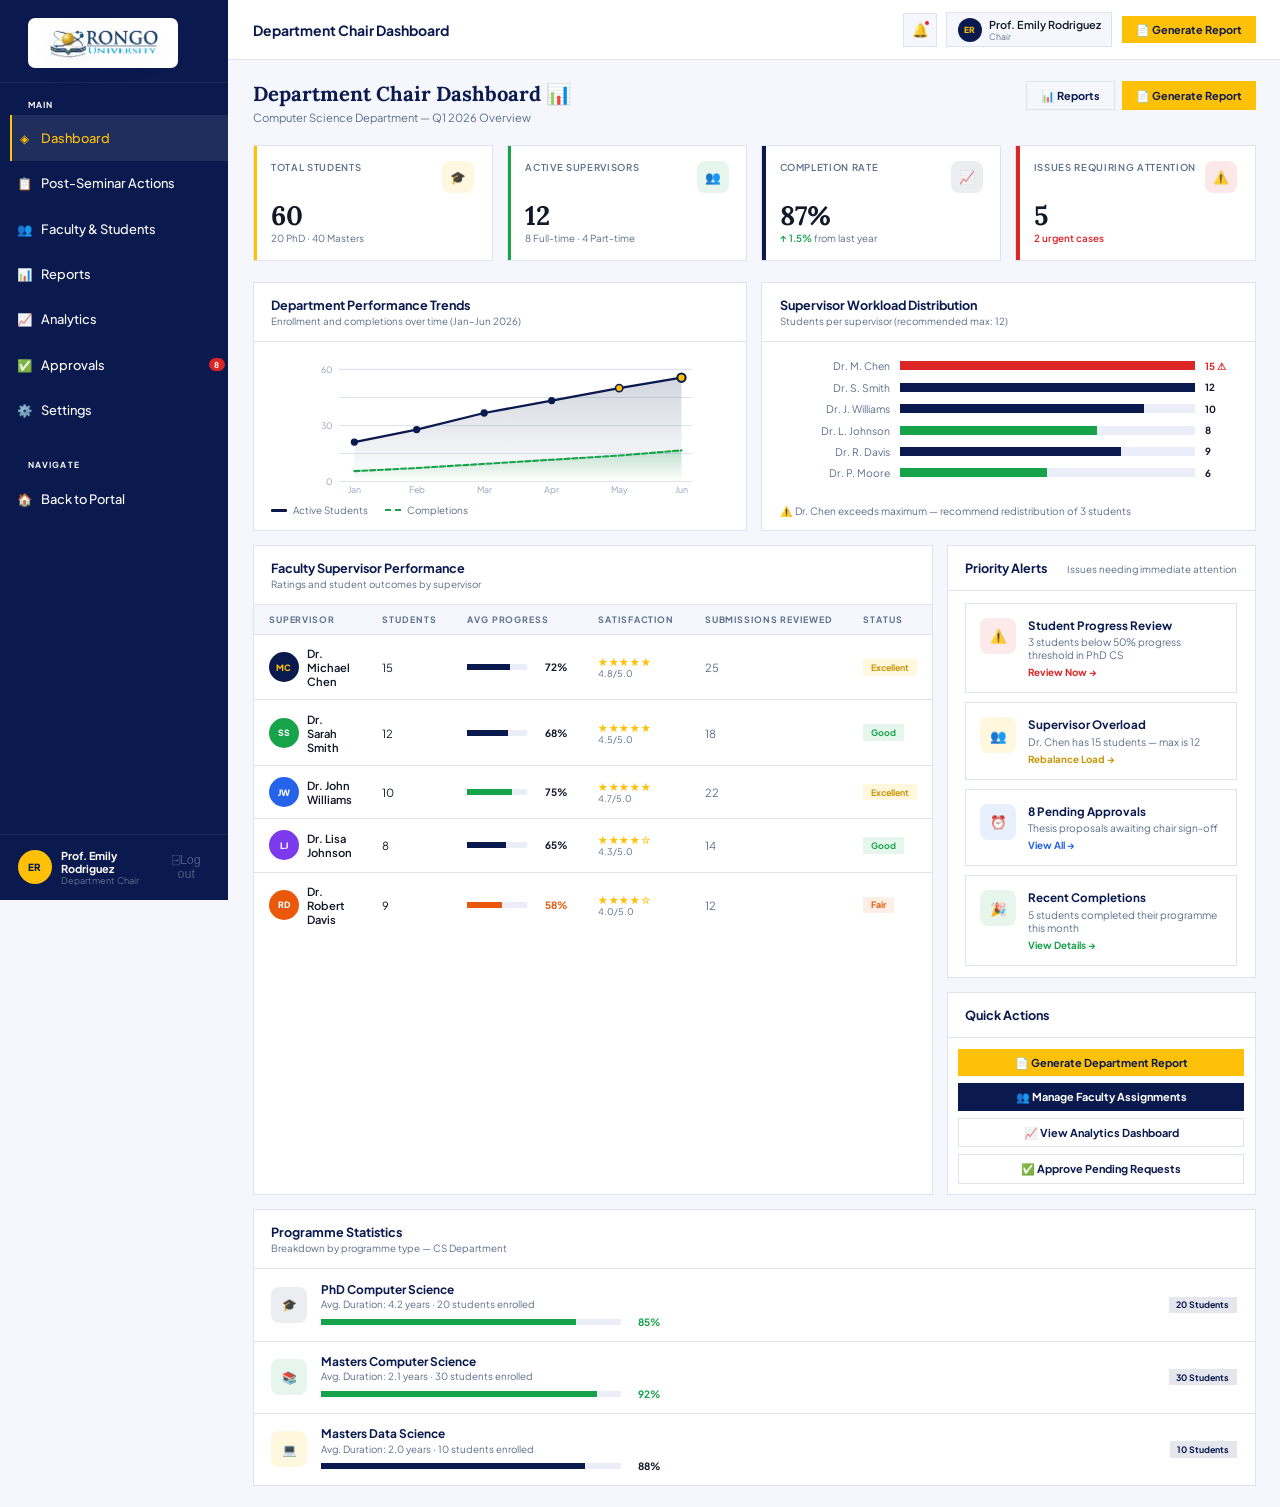
<file: chair.html>
<!DOCTYPE html>
<html lang="en">
<head>
<meta charset="UTF-8"/>
<meta name="viewport" content="width=device-width,initial-scale=1.0"/>
<title>Department Chair — PAPMS</title>
<link href="https://fonts.googleapis.com/css2?family=Plus+Jakarta+Sans:ital,wght@0,300;0,400;0,500;0,600;0,700;0,800;1,400&family=Lora:ital,wght@0,400;0,600;0,700;1,400&display=swap" rel="stylesheet"/>
<style>
*,*::before,*::after{box-sizing:border-box;margin:0;padding:0}
:root{--navy:#0A194E;--navy-light:#1a3580;--amber:#FFC107;--amber-dim:rgba(255,193,7,.13);--amber-dark:#c9960a;--white:#fff;--off:#F5F7FC;--off2:#EBEEf8;--text:#111827;--muted:#5B6F8A;--soft:#94A3B8;--border:#DDE4F0;--green:#16A34A;--green-dim:rgba(22,163,74,.1);--red:#DC2626;--red-dim:rgba(220,38,38,.1);--blue:#2563EB;--blue-dim:rgba(37,99,235,.1);--orange:#EA580C;--orange-dim:rgba(234,88,12,.1);--sidebar:228px;--topbar:60px}
html{font-size:14px}
body{font-family:'Plus Jakarta Sans',sans-serif;
background:var(--off);
color:var(--text);
display:flex;
min-height:100vh}
.sidebar{
  width:var(--sidebar);
  background:var(--navy);
  display:flex;flex-direction:column;
  position:fixed;
  top:0;left:0;
  height:100vh;
  z-index:100;
  overflow-y:auto}
.sidebar-logo{
  display:flex;
  align-items:center;
  gap:.75rem;
  padding:1.25rem 1.25rem 1rem;
  border-bottom:1px solid rgba(255,255,255,.07)}
.logo-mark{
  width:34px;
  height:34px;
  background:var(--amber);
  display:flex;
  align-items:center;
  justify-content:center;
  font-size:1.1rem;
  flex-shrink:0}
.logo-badge{
  width:150px;
  height:50px;
  background:white;
  border-radius:7px;
  display:flex;
  align-items:center;
  justify-content:center;
  font-size:1rem;
  flex-shrink:0;
  margin-left: 10px;
}
.logo-img {
    height: 110px;    
    width: auto;
    object-fit: contain;
    filter: drop-shadow(0 8px 15px rgba(0,0,0,0.08)); 
    margin-left: 0px
}
.nav-section{
  padding:.75rem 0}
.nav-section-title{
  font-size:.6rem;
  font-weight:700;
  letter-spacing:.14em;
  text-transform:uppercase;
  color:rgb(255, 255, 255);
  padding:.4rem 1.25rem;
  display:block;
  margin-left: 10px;
}
.nav-link{
  display:flex;
  align-items:center;
  gap:0.6rem;
  padding:1.05rem .25rem;
  color:rgb(255, 255, 255);
  font-size:.92rem;
  font-weight:500;
  cursor:pointer;
  transition:all .18s;
  border-left:2.5px solid transparent;
  text-decoration:none;
  margin-left: 10px;
}

.nav-link:hover{
  color:#FFC107;
  background:rgba(255,255,255,.06)}
.nav-link.active{
  color:#FFC107;
  background:rgba(255,255,255,.09);
  border-left-color:var(--amber)}
.nav-link .ni{
  width:17px;
  text-align:center;
  font-size:.88rem;
  flex-shrink:0}
.nav-badge{
  margin-left:auto;
  background:var(--red);
  color:#fff;
  font-size:.58rem;
  font-weight:700;
  padding:.1rem .38rem;
  border-radius:20px}
.sidebar-footer{
  margin-top:auto;
  padding:1rem 1.25rem;
  border-top:1px solid rgba(255,255,255,.07)}
.user-mini{
  display:flex;
  align-items:center;
  gap:.65rem}
.user-av{
  width:34px;
  height:34px;
  border-radius:50%;
  background:var(--amber);
  color:var(--navy);
  display:flex;
  align-items:center;
  justify-content:center;
  font-size:.7rem;
  font-weight:800;
  flex-shrink:0}
.user-mini-name{
  font-size:.78rem;
  font-weight:700;
  color:#fff;
  line-height:1.2}
.user-mini-role{
  font-size:.65rem;
  color:rgba(255,255,255,.38)}
.logout-btn{margin-left:auto;background:none;border:none;color:rgba(255,255,255,.28);font-size:.9rem;cursor:pointer;padding:.25rem}
.logout-btn:hover{color:var(--red)}
.main{margin-left:var(--sidebar);flex:1;display:flex;flex-direction:column;min-height:100vh}
.topbar{height:var(--topbar);background:#fff;border-bottom:1px solid var(--border);display:flex;align-items:center;gap:1rem;padding:0 1.75rem;position:sticky;top:0;z-index:50}
.topbar-right{display:flex;align-items:center;gap:.65rem;margin-left:auto}
.tb-notif{position:relative;width:34px;height:34px;border:1px solid var(--border);background:var(--off);display:flex;align-items:center;justify-content:center;cursor:pointer;font-size:.95rem}
.tb-notif-dot{position:absolute;top:6px;right:6px;width:6px;height:6px;background:var(--red);border-radius:50%;border:1.5px solid #fff}
.tb-pill{display:flex;align-items:center;gap:.5rem;background:var(--off);border:1px solid var(--border);padding:.3rem .75rem;cursor:pointer}
.tb-av{width:24px;height:24px;border-radius:50%;background:var(--navy);color:var(--amber);display:flex;align-items:center;justify-content:center;font-size:.6rem;font-weight:800}
.tb-name{font-size:.78rem;font-weight:600}
.tb-role{font-size:.62rem;color:var(--muted)}
.btn{display:inline-flex;align-items:center;gap:.4rem;padding:.48rem 1rem;font-family:inherit;font-size:.78rem;font-weight:700;cursor:pointer;border:none;transition:all .2s;white-space:nowrap}
.btn-navy{background:var(--navy);color:#fff}.btn-navy:hover{background:var(--navy-light)}
.btn-amber{background:var(--amber);color:var(--navy)}.btn-amber:hover{background:#e6ad00}
.btn-outline{background:transparent;color:var(--navy);border:1.5px solid var(--border)}.btn-outline:hover{border-color:var(--navy);background:rgba(10,25,78,.04)}
.btn-sm{padding:.3rem .65rem;font-size:.72rem}
.btn-xs{padding:.2rem .5rem;font-size:.65rem}
.content{padding:1.5rem 1.75rem;flex:1}
.context-card{
  background:#fff;
  border:1px solid var(--border);
  padding:1.25rem;
  margin-bottom:1.5rem;
  display:flex;
  align-items:center;
  gap:1.5rem;
  flex-wrap:wrap}

  .context-badge{
  background:var(--navy);
  color:var(--amber);
  font-size:.7rem;
  font-weight:800;
  padding:.3rem .75rem;
  letter-spacing:.06em;
  text-transform:uppercase;
  flex-shrink:0}

  .context-info{
  flex:1}

.context-title{
  font-size:.95rem;
  font-weight:700;
  color:var(--navy);
  margin-bottom:.2rem}

.context-meta{
  font-size:.75rem;
  color:var(--muted);
  display:flex;gap:1rem;
  flex-wrap:wrap}
  .context-meta span{
  display:flex;
  align-items:center;
  gap:.3rem}

.pill{
  display:inline-flex;
  align-items:center;
  gap:.3rem;
  font-size:.63rem;
  font-weight:700;
  padding:.2rem .55rem}
  
  /* Step indicator */
.steps{
  display:flex;
  align-items:center;
  gap:0;
  margin-bottom:1.75rem}
.step{
  display:flex;
  align-items:center;
  gap:.5rem;
  flex:1}
.step-circle{
  width:32px;
  height:32px;
  border-radius:50%;
  display:flex;
  align-items:center;
  justify-content:center;
  font-size:.7rem;
  font-weight:800;
  flex-shrink:0;
  transition:all .3s}
  .step-done .step-circle{
  background:var(--green);
  color:#fff}
.step-active .step-circle{
  background:var(--navy);
  color:var(--amber);
  border:2px solid var(--amber)}
.step-pending .step-circle{
  background:var(--off2);
  color:var(--soft);
  border:1.5px solid var(--border)}
.step-label{
  font-size:.72rem;
  font-weight:600;
  color:var(--muted)}
  .step-active .step-label{
  color:var(--navy);
  font-weight:700}
.step-done .step-label{
  color:var(--green)}
.step-connector{
  flex:1;height:2px;
  background:var(--border);
  margin:0 .25rem}
.step-connector.done{
  background:var(--green)}
  .upload-zone{
    border:2px dashed var(--border);
    padding:1.5rem;
    text-align:center;
    cursor:pointer;
    transition:all .2s;
    background:var(--off);
    margin-bottom:1rem}
.upload-zone:hover{
  border-color:var(--navy);
  background:rgba(10,25,78,.03)}
.upload-icon{
  font-size:1.75rem;
  margin-bottom:.5rem}
.upload-label{
  font-size:.82rem;
  font-weight:600;
  color:var(--navy);
  margin-bottom:.2rem}
.upload-sub{
  font-size:.72rem;
  color:var(--muted)}
/* Divider */
.or-divider{
  display:flex;
  align-items:center;
  gap:.75rem;
  margin:.75rem 0;
  color:var(--soft);
  font-size:.72rem;
  font-weight:600}
.or-divider::before,.or-divider::after{
  content:'';flex:1;
  height:1px;
  background:var(--border)}
  /* Transcript area */
.transcript-zone{
  position:relative}
.transcript-textarea{
  width:100%;
  min-height:220px;
  background:var(--off);
  border:1.5px solid var(--border);
  padding:1rem;
  font-family:inherit;
  font-size:.82rem;
  color:var(--text);
  outline:none;
  resize:vertical;
  transition:border-color .2s;
  line-height:1.7}
.transcript-textarea:focus{
  border-color:var(--navy);
  background:#fff}
.transcript-textarea::placeholder{
  color:var(--soft)}
  .char-count{
  font-size:.68rem;
  color:var(--soft);
  text-align:right;
  margin-top:.35rem}
/* ── AI PROCESSING STATE ── */
.ai-processing{
  background:var(--navy);
  padding:1.5rem;
  display:flex;
  flex-direction:column;
  align-items:center;
  gap:.75rem;
  text-align:center}
.ai-spinner-wrap{
  position:relative;
  width:56px;
  height:56px}
.ai-ring{
  width:56px;
  height:56px;
  border:3px solid rgba(255,193,7,.2);
  border-top-color:var(--amber);
  border-radius:50%;
  animation:spin .8s linear infinite;
  position:absolute;
  top:0;
  left:0}
.ai-ring-2{
  width:44px;
  height:44px;
  border:2px solid rgba(255,193,7,.12);
  border-bottom-color:rgba(255,193,7,.5);
  border-radius:50%;
  animation:spin 1.2s linear infinite reverse;
  position:absolute;
  top:6px;
  left:6px}
@keyframes spin{to{
  transform:rotate(360deg)}}
.ai-icon-center{
  position:absolute;
  top:50%;left:50%;
  transform:translate(-50%,-50%);
  font-size:1.1rem}
.ai-processing-title{
  font-size:.9rem;
  font-weight:700;
  color:#fff}
.ai-processing-sub{
  font-size:.75rem;
  color:rgba(255,255,255,.5)}
.ai-progress-bar{
  width:200px;
  height:3px;
  background:rgba(255,255,255,.12);
  overflow:hidden}
.ai-progress-fill{
  height:100%;
  background:var(--amber);
  width:0%;
  animation:progress 2.8s ease-in-out forwards}

  /* ── CORRECTIONS LIST ── */
.corrections-header{
  display:flex;
  align-items:center;
  justify-content:space-between;
  margin-bottom:1rem;
  flex-wrap:wrap;
  gap:.75rem}
.corrections-title{
  font-size:.9rem;
  font-weight:700;
  color:var(--navy)}
.corrections-meta{
  font-size:.75rem;
  color:var(--muted)}
.corrections-filters{
  display:flex;
  gap:.4rem}
.filter-btn{
  padding:.25rem .65rem;
  font-size:.65rem;
  font-weight:700;
  cursor:pointer;
  border:1.5px solid var(--border);
  background:#fff;
  color:var(--muted);
  font-family:inherit;
  transition:all .18s}
.filter-btn:hover,.filter-btn.active{
  background:var(--navy);
  color:#fff;
  border-color:var(--navy)}
.filter-btn.f-critical.active{
  background:var(--red);
  border-color:var(--red)}
.filter-btn.f-major.active{
  background:var(--orange);
  border-color:var(--orange)}
.filter-btn.f-minor.active{
  background:var(--blue);
  border-color:var(--blue)}

.summary-strip{
  display:flex;
  gap:.75rem;
  margin-bottom:1.25rem;
  flex-wrap:wrap}
.summary-chip{
  padding:.4rem .85rem;
  font-size:.72rem;
  font-weight:700;
  display:flex;
  align-items:center;
  gap:.4rem}
.sc-critical{
  background:var(--red-dim);
  color:var(--red);
  border:1px solid rgba(220,38,38,.2)}
.sc-major{
  background:var(--orange-dim);
  color:var(--orange);
  border:1px solid rgba(234,88,12,.2)}
.sc-minor{
  background:var(--blue-dim);
  color:var(--blue);
  border:1px solid rgba(37,99,235,.2)}
.sc-dot{
  width:7px;
  height:7px;
  border-radius:50%;
  flex-shrink:0}

  /* Correction item */
.correction-item{
border:1px solid var(--border);
margin-bottom:.65rem;
transition:all .2s;
animation:slideIn .3s ease}
@keyframes slideIn{from{
opacity:0;
transform:translateY(6px)}to{
opacity:1;transform:translateY(0)}}
.correction-item.deleted{
opacity:.4;
pointer-events:none}
.correction-item.approved{
border-color:rgba(22,163,74,.35);
background:rgba(22,163,74,.02)}
.correction-item-hdr{
display:flex;
align-items:flex-start;
gap:.75rem;
padding:.85rem 1rem;
cursor:pointer}
.urgency-tag{
font-size:.6rem;
font-weight:800;
padding:.25rem .6rem;
text-transform:uppercase;letter-spacing:.07em;flex-shrink:0;margin-top:.05rem}
.tag-critical{background:var(--red-dim);color:var(--red);border:1px solid rgba(220,38,38,.25)}
.tag-major{background:var(--orange-dim);color:var(--orange);border:1px solid rgba(234,88,12,.25)}
.tag-minor{background:var(--blue-dim);color:var(--blue);border:1px solid rgba(37,99,235,.25)}
.correction-text{flex:1;font-size:.82rem;color:var(--text);line-height:1.55}
.correction-text.editing{display:none}
.correction-edit-input{flex:1;background:rgba(10,25,78,.04);border:1.5px solid var(--navy);padding:.45rem .65rem;font-family:inherit;font-size:.82rem;color:var(--text);outline:none;resize:vertical;min-height:52px;line-height:1.55}
.correction-category{font-size:.65rem;color:var(--soft);margin-top:.3rem}
.correction-actions{display:flex;align-items:center;gap:.35rem;flex-shrink:0;margin-top:.05rem}
.ca-btn{width:28px;height:28px;border:none;cursor:pointer;font-size:.75rem;display:flex;align-items:center;justify-content:center;font-family:inherit;transition:all .18s;flex-shrink:0}
.ca-approve{background:var(--green-dim);color:var(--green)}.ca-approve:hover{background:var(--green);color:#fff}
.ca-edit{background:var(--blue-dim);color:var(--blue)}.ca-edit:hover{background:var(--blue);color:#fff}
.ca-delete{background:var(--red-dim);color:var(--red)}.ca-delete:hover{background:var(--red);color:#fff}
.ca-save{background:var(--navy);color:#fff;width:auto;padding:0 .65rem;font-size:.65rem;font-weight:700}
.ca-cancel{background:var(--off2);color:var(--muted);width:auto;padding:0 .65rem;font-size:.65rem}
.approved-check{color:var(--green);font-size:.82rem;flex-shrink:0}
@keyframes progress{0%{width:0%}60%{width:65%}85%{width:82%}100%{width:95%}}

* Add item */
.add-item-row{border:1.5px dashed var(--border);padding:.75rem 1rem;display:flex;align-items:center;gap:.75rem;cursor:pointer;transition:all .2s;margin-top:.35rem}
.add-item-row:hover{border-color:var(--navy);background:rgba(10,25,78,.02)}
.add-item-row input{flex:1;border:none;background:transparent;font-family:inherit;font-size:.82rem;color:var(--text);outline:none}
.add-item-row input::placeholder{color:var(--soft)}
.urgency-select{background:var(--off);border:1.5px solid var(--border);font-family:inherit;font-size:.7rem;padding:.3rem .5rem;color:var(--text);outline:none;cursor:pointer}

/* Validation summary */
.validation-summary{background:var(--off);border:1px solid var(--border);padding:1rem 1.25rem;display:flex;align-items:center;gap:1rem;flex-wrap:wrap}
.vs-stat{text-align:center}
.vs-num{font-family:'Lora',serif;font-size:1.5rem;font-weight:700;color:var(--navy);line-height:1}
.vs-label{font-size:.65rem;color:var(--muted);text-transform:uppercase;letter-spacing:.06em;margin-top:.15rem}
.vs-divider{width:1px;height:36px;background:var(--border)}

/* Buttons */
.btn{display:inline-flex;align-items:center;gap:.4rem;padding:.48rem 1rem;font-family:inherit;font-size:.78rem;font-weight:700;cursor:pointer;border:none;transition:all .2s;white-space:nowrap}
.btn-navy{background:var(--navy);color:#fff}.btn-navy:hover{background:var(--navy2)}
.btn-amber{background:var(--amber);color:var(--navy)}.btn-amber:hover{background:#e6ad00}
.btn-outline{background:transparent;color:var(--navy);border:1.5px solid var(--border)}.btn-outline:hover{border-color:var(--navy)}
.btn-green{background:var(--green);color:#fff}.btn-green:hover{background:#15803d}
.btn-red{background:var(--red);color:#fff}.btn-red:hover{background:#b91c1c}
.btn-sm{padding:.32rem .75rem;font-size:.72rem}
.btn:disabled{opacity:.45;cursor:not-allowed}

/* Action bar */
.action-bar{display:flex;align-items:center;justify-content:space-between;flex-wrap:wrap;gap:.75rem;padding:1rem 1.25rem;background:#fff;border:1px solid var(--border);border-top:none}

/* Toast */
.toast{position:fixed;bottom:1.5rem;right:1.5rem;background:var(--navy);color:#fff;border-left:4px solid var(--amber);padding:.8rem 1.25rem;font-size:.8rem;font-weight:500;z-index:999;opacity:0;transform:translateY(12px);transition:all .35s;pointer-events:none;max-width:320px}
.toast.show{opacity:1;transform:translateY(0)}

/* Confirm sent state */
.sent-state{background:var(--green-dim);border:1px solid rgba(22,163,74,.25);padding:2rem;text-align:center;display:none}
.sent-icon{font-size:2.5rem;margin-bottom:.75rem}
.sent-title{font-family:'Lora',serif;font-size:1.2rem;font-weight:700;color:var(--green);margin-bottom:.4rem}
.sent-sub{font-size:.8rem;color:var(--muted)}

.hidden{display:none!important}
.section-view{display:none}
.section-view.active{display:block;animation:fadeUp .3s ease}
@keyframes fadeUp{from{opacity:0;transform:translateY(8px)}to{opacity:1;transform:translateY(0)}}
.page-hdr{display:flex;align-items:flex-start;justify-content:space-between;margin-bottom:1.5rem;gap:1rem;flex-wrap:wrap}
.page-hdr h2{font-family:'Lora',serif;font-size:1.45rem;font-weight:700;color:var(--navy)}
.page-hdr p{font-size:.8rem;color:var(--muted);margin-top:.2rem}
.page-hdr-actions{display:flex;gap:.5rem;flex-wrap:wrap}
.stat-grid{display:grid;grid-template-columns:repeat(4,1fr);gap:1rem;margin-bottom:1.5rem}
.stat-card{background:#fff;border:1px solid var(--border);padding:1.1rem 1.25rem;position:relative;overflow:hidden}
.stat-card::after{content:'';position:absolute;top:0;left:0;bottom:0;width:3.5px}
.s-navy::after{background:var(--navy)}.s-green::after{background:var(--green)}.s-amber::after{background:var(--amber)}.s-red::after{background:var(--red)}.s-blue::after{background:var(--blue)}
.stat-head{display:flex;justify-content:space-between;align-items:flex-start;margin-bottom:.65rem}
.stat-lbl{font-size:.68rem;font-weight:600;text-transform:uppercase;letter-spacing:.07em;color:var(--muted)}
.stat-ico{width:32px;height:32px;border-radius:8px;display:flex;align-items:center;justify-content:center;font-size:.9rem}
.ico-navy{background:rgba(10,25,78,.08)}.ico-green{background:var(--green-dim)}.ico-amber{background:var(--amber-dim)}.ico-red{background:var(--red-dim)}.ico-blue{background:var(--blue-dim)}
.stat-val{font-family:'Lora',serif;font-size:1.9rem;font-weight:700;color:var(--text);line-height:1;margin-bottom:.25rem}
.stat-sub{font-size:.7rem;color:var(--muted)}
.up{color:var(--green);font-weight:600}.dn{color:var(--red);font-weight:600}
.card{background:#fff;border:1px solid var(--border)}
.card-hdr{padding:1rem 1.25rem;border-bottom:1px solid var(--border);display:flex;align-items:center;justify-content:space-between;gap:.75rem;flex-wrap:wrap}
.card-hdr-left{flex:1}
.card-title{font-size:.9rem;font-weight:700;color:var(--navy)}
.card-sub{font-size:.7rem;color:var(--muted);margin-top:.15rem}
.card-body{padding:1.25rem}
.grid-2{display:grid;grid-template-columns:1fr 1fr;gap:1rem}
.grid-65-35{display:grid;grid-template-columns:1.85fr 1fr;gap:1rem}
.grid-55-45{display:grid;grid-template-columns:1.2fr 1fr;gap:1rem}
.tbl-wrap{overflow-x:auto}
table{width:100%;border-collapse:collapse}
thead th{padding:.65rem 1.1rem;font-size:.63rem;font-weight:700;letter-spacing:.1em;text-transform:uppercase;color:var(--muted);text-align:left;background:var(--off);border-bottom:1px solid var(--border);white-space:nowrap}
tbody td{padding:.8rem 1.1rem;font-size:.8rem;border-bottom:1px solid var(--border);vertical-align:middle}
tbody tr:hover td{background:rgba(10,25,78,.018)}
tbody tr:last-child td{border-bottom:none}
.td-bold{font-weight:600}.td-muted{color:var(--muted)}
.prog-wrap{display:flex;align-items:center;gap:.6rem}
.prog-bar{height:6px;background:var(--off2);flex:1;overflow:hidden;min-width:60px}
.prog-fill{height:100%}
.prog-val{font-size:.72rem;font-weight:700;width:32px;text-align:right;flex-shrink:0}
.pill{display:inline-flex;align-items:center;gap:.3rem;font-size:.63rem;font-weight:700;padding:.2rem .55rem}
.pill-green{background:var(--green-dim);color:var(--green)}.pill-red{background:var(--red-dim);color:var(--red)}.pill-amber{background:var(--amber-dim);color:var(--amber-dark)}.pill-blue{background:var(--blue-dim);color:var(--blue)}.pill-orange{background:var(--orange-dim);color:var(--orange)}.pill-navy{background:rgba(10,25,78,.1);color:var(--navy)}.pill-gray{background:var(--off2);color:var(--muted)}
.av{width:30px;height:30px;border-radius:50%;display:flex;align-items:center;justify-content:center;font-size:.62rem;font-weight:800;flex-shrink:0}
.stars{color:var(--amber);letter-spacing:.05em;font-size:.78rem}
.tabs{display:flex;border-bottom:1px solid var(--border);overflow-x:auto}
.tab-btn{padding:.7rem 1.1rem;font-size:.78rem;font-weight:600;color:var(--muted);cursor:pointer;border-bottom:2.5px solid transparent;transition:all .18s;white-space:nowrap;background:none;border-top:none;border-left:none;border-right:none;font-family:inherit}
.tab-btn:hover{color:var(--navy)}
.tab-btn.active{color:var(--navy);border-bottom-color:var(--navy)}
.tab-panel{display:none}
.tab-panel.active{display:block}
.modal-overlay{position:fixed;inset:0;background:rgba(6,15,48,.55);z-index:200;display:none;align-items:center;justify-content:center;padding:1rem}
.modal-overlay.open{display:flex}
.modal{background:#fff;width:100%;max-width:500px;max-height:90vh;overflow-y:auto;box-shadow:0 24px 64px rgba(0,0,0,.2)}
.modal-hdr{display:flex;align-items:center;justify-content:space-between;padding:1.1rem 1.25rem;border-bottom:1px solid var(--border)}
.modal-title{font-size:.95rem;font-weight:700;color:var(--navy)}
.modal-close{background:none;border:none;font-size:1.1rem;cursor:pointer;color:var(--muted)}
.modal-body{padding:1.25rem}
.modal-footer{padding:1rem 1.25rem;border-top:1px solid var(--border);display:flex;justify-content:flex-end;gap:.5rem}
.form-group{margin-bottom:1rem}
.form-label{display:block;font-size:.68rem;font-weight:700;letter-spacing:.08em;text-transform:uppercase;color:var(--muted);margin-bottom:.35rem}
.form-control{width:100%;background:var(--off);border:1.5px solid var(--border);padding:.65rem .9rem;font-family:inherit;font-size:.82rem;color:var(--text);outline:none;transition:border-color .2s}
.form-control:focus{border-color:var(--navy);background:#fff}
textarea.form-control{resize:vertical;min-height:80px}
.form-row{display:grid;grid-template-columns:1fr 1fr;gap:.75rem}
.toast{position:fixed;bottom:1.5rem;right:1.5rem;background:var(--navy);color:#fff;border-left:4px solid var(--amber);padding:.8rem 1.25rem;font-size:.8rem;font-weight:500;z-index:999;opacity:0;transform:translateY(12px);transition:all .35s;pointer-events:none;max-width:320px}
.toast.show{opacity:1;transform:translateY(0)}
/* Alert cards */
.alert-card{border:1px solid var(--border);padding:1rem;display:flex;gap:.85rem;align-items:flex-start;transition:background .2s;cursor:pointer;margin-bottom:.65rem}
.alert-card:hover{background:var(--off)}
.alert-card:last-child{margin-bottom:0}
.alert-ico{width:36px;height:36px;border-radius:8px;display:flex;align-items:center;justify-content:center;font-size:.95rem;flex-shrink:0}
.alert-title{font-size:.83rem;font-weight:700;color:var(--navy);margin-bottom:.18rem}
.alert-desc{font-size:.73rem;color:var(--muted)}
.alert-action{font-size:.7rem;font-weight:700;margin-top:.35rem}
.alert-action-red{color:var(--red)}
.alert-action-amber{color:var(--amber-dark)}
.alert-action-blue{color:var(--blue)}
.alert-action-green{color:var(--green)}
/* Prog stat row */
.prog-stat{display:flex;align-items:center;gap:1rem;padding:.9rem 1.25rem;border-bottom:1px solid var(--border)}
.prog-stat:last-child{border-bottom:none}
.ps-icon{width:36px;height:36px;border-radius:8px;display:flex;align-items:center;justify-content:center;font-size:.85rem;flex-shrink:0}
.ps-name{font-size:.85rem;font-weight:700;color:var(--navy)}
.ps-meta{font-size:.7rem;color:var(--muted);margin-top:.1rem}
/* Bar chart horizontal */
.hbar-row{display:flex;align-items:center;gap:.75rem;margin-bottom:.6rem}
.hbar-label{width:110px;font-size:.74rem;color:var(--muted);text-align:right;flex-shrink:0}
.hbar-track{flex:1;height:9px;background:var(--off2);overflow:hidden}
.hbar-fill{height:100%}
.hbar-val{font-size:.7rem;font-weight:700;color:var(--text);width:32px}
/* SVG chart inline */
svg.chart{overflow:visible;width:100%}
::-webkit-scrollbar{width:5px;height:5px}
::-webkit-scrollbar-thumb{background:var(--off2);border-radius:10px}
</style>
</head>
<body>
 
<aside class="sidebar">
  <a class="sidebar-logo" href="index.html">
    <div class="logo-badge">
      <img src="assets/R.U logo.png" alt="R.U logo" class="logo-img">
    </div>
    
  </a>
  <nav class="nav-section">
    <span class="nav-section-title">Main</span>
    <a class="nav-link active" onclick="nav(this,'dashboard')"><span class="ni">◈</span> Dashboard</a>
    <a class="nav-link" onclick="nav(this,'corrections')"><span class="ni">📋</span> Post-Seminar Actions</a>
    <a class="nav-link" onclick="nav(this,'faculty')"><span class="ni">👥</span> Faculty & Students</a>
    <a class="nav-link" onclick="nav(this,'reports')"><span class="ni">📊</span> Reports</a>
    <a class="nav-link" onclick="nav(this,'analytics')"><span class="ni">📈</span> Analytics</a>
    <a class="nav-link" onclick="nav(this,'approvals')"><span class="ni">✅</span> Approvals <span class="nav-badge">8</span></a>
    <a class="nav-link" onclick="nav(this,'settings')"><span class="ni">⚙️</span> Settings</a>
  </nav>
  <nav class="nav-section">
    <span class="nav-section-title">Navigate</span>
    <a class="nav-link" href="login.html"><span class="ni">🏠</span> Back to Portal</a>
  </nav>
  <div class="sidebar-footer">
    <div class="user-mini">
      <div class="user-av">ER</div>
      <div><div class="user-mini-name">Prof. Emily Rodriguez</div><div class="user-mini-role">Department Chair</div></div>
      <button class="logout-btn" onclick="window.location.href='login.html'">⍈Log out </button>
    </div>
  </div>
</aside>
 
<div class="main">
  <header class="topbar">
    <div style="font-size:1rem;font-weight:700;color:var(--navy)" id="topbar-title">Department Chair Dashboard</div>
    <div class="topbar-right">
      <div class="tb-notif" onclick="showToast('5 new alerts')">🔔<span class="tb-notif-dot"></span></div>
      <div class="tb-pill"><div class="tb-av">ER</div><div><div class="tb-name">Prof. Emily Rodriguez</div><div class="tb-role">Chair</div></div></div>
      <button class="btn btn-amber" onclick="showToast('Department report generated')">📄 Generate Report</button>
    </div>
  </header>
 
  <main class="content">
 
    <!-- DASHBOARD -->
    <section class="section-view active" id="view-dashboard">
      <div class="page-hdr">
        <div><h2>Department Chair Dashboard 📊</h2><p>Computer Science Department — Q1 2026 Overview</p></div>
        <div class="page-hdr-actions">
          <button class="btn btn-outline" onclick="nav(document.querySelectorAll('.nav-link')[2],'reports')">📊 Reports</button>
          <button class="btn btn-amber" onclick="showToast('Department report generated')">📄 Generate Report</button>
        </div>
      </div>
 
      <div class="stat-grid">
        <div class="stat-card s-amber"><div class="stat-head"><span class="stat-lbl">Total Students</span><div class="stat-ico ico-amber">🎓</div></div><div class="stat-val">60</div><div class="stat-sub">20 PhD · 40 Masters</div></div>
        <div class="stat-card s-green"><div class="stat-head"><span class="stat-lbl">Active Supervisors</span><div class="stat-ico ico-green">👥</div></div><div class="stat-val">12</div><div class="stat-sub">8 Full-time · 4 Part-time</div></div>
        <div class="stat-card s-navy"><div class="stat-head"><span class="stat-lbl">Completion Rate</span><div class="stat-ico ico-navy">📈</div></div><div class="stat-val">87%</div><div class="stat-sub"><span class="up">↑ 1.5%</span> from last year</div></div>
        <div class="stat-card s-red"><div class="stat-head"><span class="stat-lbl">Issues Requiring Attention</span><div class="stat-ico ico-red">⚠️</div></div><div class="stat-val">5</div><div class="stat-sub"><span class="dn">2 urgent cases</span></div></div>
      </div>
 
      <!-- Charts -->
      <div class="grid-2" style="margin-bottom:1rem">
        <div class="card">
          <div class="card-hdr"><div class="card-hdr-left"><div class="card-title">Department Performance Trends</div><div class="card-sub">Enrollment and completions over time (Jan–Jun 2026)</div></div></div>
          <div style="padding:1.25rem 1.25rem .5rem">
            <svg class="chart" viewBox="0 0 380 130" style="height:135px">
              <defs>
                <linearGradient id="cg1" x1="0" y1="0" x2="0" y2="1">
                  <stop offset="0%" stop-color="#0A194E" stop-opacity=".18"/>
                  <stop offset="100%" stop-color="#0A194E" stop-opacity="0"/>
                </linearGradient>
                <linearGradient id="cg2" x1="0" y1="0" x2="0" y2="1">
                  <stop offset="0%" stop-color="#16A34A" stop-opacity=".22"/>
                  <stop offset="100%" stop-color="#16A34A" stop-opacity="0"/>
                </linearGradient>
              </defs>
              <line x1="35" y1="10" x2="375" y2="10" stroke="#DDE4F0" stroke-width="1"/>
              <line x1="35" y1="37" x2="375" y2="37" stroke="#DDE4F0" stroke-width="1"/>
              <line x1="35" y1="64" x2="375" y2="64" stroke="#DDE4F0" stroke-width="1"/>
              <line x1="35" y1="91" x2="375" y2="91" stroke="#DDE4F0" stroke-width="1"/>
              <line x1="35" y1="118" x2="375" y2="118" stroke="#DDE4F0" stroke-width="1"/>
              <text x="28" y="13" font-size="8.5" fill="#94A3B8" text-anchor="end">60</text>
              <text x="28" y="67" font-size="8.5" fill="#94A3B8" text-anchor="end">30</text>
              <text x="28" y="121" font-size="8.5" fill="#94A3B8" text-anchor="end">0</text>
              <!-- Active students area -->
              <path d="M50,80 L110,68 L175,52 L240,40 L305,28 L365,18 L365,118 L50,118Z" fill="url(#cg1)"/>
              <polyline points="50,80 110,68 175,52 240,40 305,28 365,18" fill="none" stroke="#0A194E" stroke-width="2.2" stroke-linecap="round" stroke-linejoin="round"/>
              <!-- Completions area -->
              <path d="M50,108 L110,105 L175,101 L240,97 L305,93 L365,88 L365,118 L50,118Z" fill="url(#cg2)"/>
              <polyline points="50,108 110,105 175,101 240,97 305,93 365,88" fill="none" stroke="#16A34A" stroke-width="2" stroke-linecap="round" stroke-dasharray="5,2.5"/>
              <!-- Dots navy -->
              <circle cx="50" cy="80" r="3.5" fill="#0A194E"/><circle cx="110" cy="68" r="3.5" fill="#0A194E"/><circle cx="175" cy="52" r="3.5" fill="#0A194E"/><circle cx="240" cy="40" r="3.5" fill="#0A194E"/><circle cx="305" cy="28" r="3.5" fill="#FFC107" stroke="#0A194E" stroke-width="1.5"/><circle cx="365" cy="18" r="4" fill="#FFC107" stroke="#0A194E" stroke-width="2"/>
              <text x="50" y="129" font-size="8.5" fill="#94A3B8" text-anchor="middle">Jan</text>
              <text x="110" y="129" font-size="8.5" fill="#94A3B8" text-anchor="middle">Feb</text>
              <text x="175" y="129" font-size="8.5" fill="#94A3B8" text-anchor="middle">Mar</text>
              <text x="240" y="129" font-size="8.5" fill="#94A3B8" text-anchor="middle">Apr</text>
              <text x="305" y="129" font-size="8.5" fill="#94A3B8" text-anchor="middle">May</text>
              <text x="365" y="129" font-size="8.5" fill="#94A3B8" text-anchor="middle">Jun</text>
            </svg>
          </div>
          <div style="display:flex;gap:1.25rem;padding:0 1.25rem .9rem;flex-wrap:wrap">
            <div style="display:flex;align-items:center;gap:.4rem;font-size:.7rem;color:var(--muted)"><div style="width:16px;height:2.5px;background:var(--navy);border-radius:1px"></div>Active Students</div>
            <div style="display:flex;align-items:center;gap:.4rem;font-size:.7rem;color:var(--muted)"><div style="width:16px;height:2px;border-top:2px dashed var(--green)"></div>Completions</div>
          </div>
        </div>
 
        <div class="card">
          <div class="card-hdr"><div class="card-hdr-left"><div class="card-title">Supervisor Workload Distribution</div><div class="card-sub">Students per supervisor (recommended max: 12)</div></div></div>
          <div style="padding:1.25rem">
            <div class="hbar-row"><span class="hbar-label">Dr. M. Chen</span><div class="hbar-track"><div class="hbar-fill" style="width:125%;max-width:100%;background:var(--red)"></div></div><span class="hbar-val" style="color:var(--red)">15 ⚠</span></div>
            <div class="hbar-row"><span class="hbar-label">Dr. S. Smith</span><div class="hbar-track"><div class="hbar-fill" style="width:100%;background:var(--navy)"></div></div><span class="hbar-val">12</span></div>
            <div class="hbar-row"><span class="hbar-label">Dr. J. Williams</span><div class="hbar-track"><div class="hbar-fill" style="width:83%;background:var(--navy)"></div></div><span class="hbar-val">10</span></div>
            <div class="hbar-row"><span class="hbar-label">Dr. L. Johnson</span><div class="hbar-track"><div class="hbar-fill" style="width:67%;background:var(--green)"></div></div><span class="hbar-val">8</span></div>
            <div class="hbar-row"><span class="hbar-label">Dr. R. Davis</span><div class="hbar-track"><div class="hbar-fill" style="width:75%;background:var(--navy)"></div></div><span class="hbar-val">9</span></div>
            <div class="hbar-row"><span class="hbar-label">Dr. P. Moore</span><div class="hbar-track"><div class="hbar-fill" style="width:50%;background:var(--green)"></div></div><span class="hbar-val">6</span></div>
          </div>
          <div style="padding:0 1.25rem .9rem;font-size:.72rem;color:var(--muted)">⚠️ Dr. Chen exceeds maximum — recommend redistribution of 3 students</div>
        </div>
      </div>
 
      <!-- Supervisor performance + Priority Alerts -->
      <div class="grid-65-35" style="margin-bottom:1rem">
        <div class="card">
          <div class="card-hdr"><div class="card-hdr-left"><div class="card-title">Faculty Supervisor Performance</div><div class="card-sub">Ratings and student outcomes by supervisor</div></div></div>
          <div class="tbl-wrap">
            <table>
              <thead><tr><th>Supervisor</th><th>Students</th><th>Avg Progress</th><th>Satisfaction</th><th>Submissions Reviewed</th><th>Status</th></tr></thead>
              <tbody>
                <tr><td><div style="display:flex;align-items:center;gap:.55rem"><div class="av" style="background:#0A194E;color:var(--amber)">MC</div><span class="td-bold">Dr. Michael Chen</span></div></td><td>15</td><td><div class="prog-wrap"><div class="prog-bar"><div class="prog-fill" style="width:72%;background:var(--navy)"></div></div><span class="prog-val">72%</span></div></td><td><div><div class="stars">★★★★★</div><div style="font-size:.65rem;color:var(--muted)">4.8/5.0</div></div></td><td class="td-muted">25</td><td><span class="pill pill-amber">Excellent</span></td></tr>
                <tr><td><div style="display:flex;align-items:center;gap:.55rem"><div class="av" style="background:#16A34A;color:#fff">SS</div><span class="td-bold">Dr. Sarah Smith</span></div></td><td>12</td><td><div class="prog-wrap"><div class="prog-bar"><div class="prog-fill" style="width:68%;background:var(--navy)"></div></div><span class="prog-val">68%</span></div></td><td><div><div class="stars">★★★★★</div><div style="font-size:.65rem;color:var(--muted)">4.5/5.0</div></div></td><td class="td-muted">18</td><td><span class="pill pill-green">Good</span></td></tr>
                <tr><td><div style="display:flex;align-items:center;gap:.55rem"><div class="av" style="background:#2563EB;color:#fff">JW</div><span class="td-bold">Dr. John Williams</span></div></td><td>10</td><td><div class="prog-wrap"><div class="prog-bar"><div class="prog-fill" style="width:75%;background:var(--green)"></div></div><span class="prog-val">75%</span></div></td><td><div><div class="stars">★★★★★</div><div style="font-size:.65rem;color:var(--muted)">4.7/5.0</div></div></td><td class="td-muted">22</td><td><span class="pill pill-amber">Excellent</span></td></tr>
                <tr><td><div style="display:flex;align-items:center;gap:.55rem"><div class="av" style="background:#7C3AED;color:#fff">LJ</div><span class="td-bold">Dr. Lisa Johnson</span></div></td><td>8</td><td><div class="prog-wrap"><div class="prog-bar"><div class="prog-fill" style="width:65%;background:var(--navy)"></div></div><span class="prog-val">65%</span></div></td><td><div><div class="stars">★★★★☆</div><div style="font-size:.65rem;color:var(--muted)">4.3/5.0</div></div></td><td class="td-muted">14</td><td><span class="pill pill-green">Good</span></td></tr>
                <tr><td><div style="display:flex;align-items:center;gap:.55rem"><div class="av" style="background:#EA580C;color:#fff">RD</div><span class="td-bold">Dr. Robert Davis</span></div></td><td>9</td><td><div class="prog-wrap"><div class="prog-bar"><div class="prog-fill" style="width:58%;background:var(--orange)"></div></div><span class="prog-val" style="color:var(--orange)">58%</span></div></td><td><div><div class="stars">★★★★☆</div><div style="font-size:.65rem;color:var(--muted)">4.0/5.0</div></div></td><td class="td-muted">12</td><td><span class="pill pill-orange">Fair</span></td></tr>
              </tbody>
            </table>
          </div>
        </div>
 
        <div>
          <div class="card" style="margin-bottom:1rem">
            <div class="card-hdr"><div class="card-title">Priority Alerts</div><div class="card-sub" style="font-size:.7rem;color:var(--muted)">Issues needing immediate attention</div></div>
            <div style="padding:.85rem 1.25rem">
              <div class="alert-card"><div class="alert-ico" style="background:var(--red-dim)">⚠️</div><div><div class="alert-title">Student Progress Review</div><div class="alert-desc">3 students below 50% progress threshold in PhD CS</div><div class="alert-action alert-action-red">Review Now →</div></div></div>
              <div class="alert-card"><div class="alert-ico" style="background:var(--amber-dim)">👥</div><div><div class="alert-title">Supervisor Overload</div><div class="alert-desc">Dr. Chen has 15 students — max is 12</div><div class="alert-action alert-action-amber">Rebalance Load →</div></div></div>
              <div class="alert-card"><div class="alert-ico" style="background:var(--blue-dim)">⏰</div><div><div class="alert-title">8 Pending Approvals</div><div class="alert-desc">Thesis proposals awaiting chair sign-off</div><div class="alert-action alert-action-blue" onclick="nav(document.querySelectorAll('.nav-link')[4],'approvals')">View All →</div></div></div>
              <div class="alert-card"><div class="alert-ico" style="background:var(--green-dim)">🎉</div><div><div class="alert-title">Recent Completions</div><div class="alert-desc">5 students completed their programme this month</div><div class="alert-action alert-action-green">View Details →</div></div></div>
            </div>
          </div>
 
          <div class="card">
            <div class="card-hdr"><div class="card-title">Quick Actions</div></div>
            <div style="padding:.75rem;display:flex;flex-direction:column;gap:.5rem">
              <button class="btn btn-amber" style="justify-content:center" onclick="showToast('Report generated')">📄 Generate Department Report</button>
              <button class="btn btn-navy" style="justify-content:center" onclick="nav(document.querySelectorAll('.nav-link')[1],'faculty')">👥 Manage Faculty Assignments</button>
              <button class="btn btn-outline" style="justify-content:center" onclick="nav(document.querySelectorAll('.nav-link')[3],'analytics')">📈 View Analytics Dashboard</button>
              <button class="btn btn-outline" style="justify-content:center" onclick="nav(document.querySelectorAll('.nav-link')[4],'approvals')">✅ Approve Pending Requests</button>
            </div>
          </div>
        </div>
      </div>
 
      <!-- Program stats -->
      <div class="card">
        <div class="card-hdr"><div class="card-hdr-left"><div class="card-title">Programme Statistics</div><div class="card-sub">Breakdown by programme type — CS Department</div></div></div>
        <div class="prog-stat">
          <div class="ps-icon" style="background:rgba(10,25,78,.08)">🎓</div>
          <div style="flex:1"><div class="ps-name">PhD Computer Science</div><div class="ps-meta">Avg. Duration: 4.2 years · 20 students enrolled</div><div style="margin-top:.4rem"><div class="prog-wrap"><div class="prog-bar" style="max-width:300px"><div class="prog-fill" style="width:85%;background:var(--green)"></div></div><span class="prog-val" style="color:var(--green)">85%</span></div></div></div>
          <span class="pill pill-navy">20 Students</span>
        </div>
        <div class="prog-stat">
          <div class="ps-icon" style="background:var(--green-dim)">📚</div>
          <div style="flex:1"><div class="ps-name">Masters Computer Science</div><div class="ps-meta">Avg. Duration: 2.1 years · 30 students enrolled</div><div style="margin-top:.4rem"><div class="prog-wrap"><div class="prog-bar" style="max-width:300px"><div class="prog-fill" style="width:92%;background:var(--green)"></div></div><span class="prog-val" style="color:var(--green)">92%</span></div></div></div>
          <span class="pill pill-navy">30 Students</span>
        </div>
        <div class="prog-stat">
          <div class="ps-icon" style="background:var(--amber-dim)">💻</div>
          <div style="flex:1"><div class="ps-name">Masters Data Science</div><div class="ps-meta">Avg. Duration: 2.0 years · 10 students enrolled</div><div style="margin-top:.4rem"><div class="prog-wrap"><div class="prog-bar" style="max-width:300px"><div class="prog-fill" style="width:88%;background:var(--navy)"></div></div><span class="prog-val">88%</span></div></div></div>
          <span class="pill pill-navy">10 Students</span>
        </div>
      </div>
    </section>



 <section class="section-view" id="view-corrections">
  <div class="page-hdr">
    <h2>AI-Powered Transcript to Corrections</h2>
    <p>Upload or paste seminar minutes · AI extracts structured corrections · You validate before sending to student</p>
  </div>

      <!-- PRESENTATION CONTEXT -->
<div class="context-card">
  <div class="context-badge">Stage 3 · School Seminar</div>
  <div class="context-info">
    <div class="context-title">Sarah Johnson — PhD Computer Science: Proposal Presentation</div>
    <div class="context-meta">
      <span>📅 21 March 2026, 10:00 AM</span>
      <span>🏛 Room B204, Science Block</span>
      <span>👥 Panel: Dr. M. Chen, Dr. L. Johnson, Dr. R. Davis</span>
    </div>
  </div>
  <span class="pill pill-amber">Assessment Score: 78%</span>
</div>
  <!-- STEP INDICATOR -->
  <div class="steps">
    <div class="step step-done" id="step1">
      <div class="step-circle">✓</div>
      <div class="step-label">Assessment<br>Recorded</div>
    </div>
    <div class="step-connector done"></div>
    <div class="step step-active" id="step2">
      <div class="step-circle">2</div>
      <div class="step-label">Upload<br>Transcript</div>
    </div>
    <div class="step-connector" id="conn2"></div>
    <div class="step step-pending" id="step3">
      <div class="step-circle">3</div>
      <div class="step-label">AI Extracts<br>Corrections</div>
    </div>
    <div class="step-connector" id="conn3"></div>
    <div class="step step-pending" id="step4">
      <div class="step-circle">4</div>
      <div class="step-label">Chair<br>Validates</div>
    </div>
    <div class="step-connector" id="conn4"></div>
    <div class="step step-pending" id="step5">
      <div class="step-circle">5</div>
      <div class="step-label">Send to<br>Student</div>
    </div>
  </div>
 <!-- STEP 2: TRANSCRIPT INPUT -->
 <div class="card" id="panel-transcript">
  <div class="card-hdr">
    <div>
      <div class="card-title">📄 Upload or Paste Seminar Minutes</div>
      <div class="card-sub">The AI will extract structured, categorised corrections from the raw transcript</div>
    </div>
  </div>
  <div class="card-body">
 <!-- File upload zone -->
 <div class="upload-zone" onclick="document.getElementById('file-input').click()" id="upload-zone">
  <div class="upload-icon">📁</div>
  <div class="upload-label">Click to upload transcript file</div>
  <div class="upload-sub">Supports .txt, .docx, .pdf · Max 10MB</div>
  <input type="file" id="file-input" accept=".txt,.docx,.pdf" style="display:none" onchange="handleFileUpload(this)"/>
</div>
<div id="file-loaded" class="hidden" style="background:var(--green-dim);border:1px solid rgba(22,163,74,.25);padding:.65rem 1rem;display:flex;align-items:center;gap:.65rem;margin-bottom:.5rem">
          <span style="font-size:1rem">✅</span>
          <span id="file-name" style="font-size:.8rem;font-weight:600;color:var(--green)">file.txt</span>
          <button onclick="clearFile()" style="margin-left:auto;background:none;border:none;color:var(--red);cursor:pointer;font-size:.8rem">✕ Remove</button>
        </div>
        <div class="or-divider">or paste below</div>

        <div class="transcript-zone">
          <textarea class="transcript-textarea" id="transcript-input" placeholder="Paste the raw seminar minutes here…

Example:
Chair opened the session at 10:00 AM. Student presented PhD proposal on AI-driven healthcare diagnostics. Panel members reviewed methodology. Dr. Chen noted that the literature review lacks coverage of post-2022 publications — this must be addressed before advancing. Dr. Johnson raised a critical concern regarding the sample size justification, which needs a formal power analysis. The statistical framework in Section 3.2 needs minor corrections to notation. Panel agreed presentation quality was good but the theoretical framework requires stronger grounding. Action: student to revise Chapters 2 and 3 and resubmit within 30 days.">
          </textarea>
          <div class="char-count"><span id="char-count">0</span> characters</div>
        </div>

<div style="display:flex;justify-content:space-between;align-items:center;margin-top:1rem;flex-wrap:wrap;gap:.65rem">
  <div style="font-size:.75rem;color:var(--muted)">
    💡 Tip: Include panel member names, section references, and specific concerns for best results
  </div>
 <div style="display:flex;gap:.5rem">
  <button class="btn btn-outline btn-sm" onclick="loadSampleTranscript()">📋 Load Sample</button>
  <button class="btn btn-amber" id="process-btn" onclick="processTranscript()" disabled>
    ✨ Extract Corrections with AI
  </button>
</div>
     </div>
    </div>
    </div>

      <!-- STEP 3: AI PROCESSING (hidden initially) -->
    <div class="card hidden" id="panel-processing">
      <div class="ai-processing">
        <div class="ai-spinner-wrap">
          <div class="ai-ring"></div>
          <div class="ai-ring-2"></div>
          <div class="ai-icon-center">✨</div>
        </div>
        <div class="ai-processing-title">AI is analysing the transcript…</div>
        <div class="ai-processing-sub">Extracting corrections · Categorising by urgency · Identifying responsible sections</div>
        <div class="ai-progress-bar"><div class="ai-progress-fill"></div></div>
        <div style="font-size:.7rem;color:rgba(255,255,255,.3);margin-top:.25rem" id="processing-stage-text">Reading transcript…</div>
     
  </div>
</div><!-- close panel-processing card -->

<!-- STEP 4: CORRECTIONS VALIDATION (hidden initially) -->
<div class="card hidden" id="panel-corrections">
      <div class="card-hdr">
        <div>
          <div class="card-title">✨ AI-Generated Corrections — Awaiting Your Validation</div>
          <div class="card-sub">Review each item · Approve, edit, or delete · Add manual items · Then send to student</div>
        </div>
        <div class="corrections-filters">
          <button class="filter-btn active" onclick="filterCorrections('all',this)">All</button>
          <button class="filter-btn f-critical" onclick="filterCorrections('critical',this)">Critical</button>
          <button class="filter-btn f-major" onclick="filterCorrections('major',this)">Major</button>
          <button class="filter-btn f-minor" onclick="filterCorrections('minor',this)">Minor</button>
        </div>
      </div>
      <div class="card-body">

          <!-- Summary strip -->
          <div class="summary-strip" id="summary-strip">
            <!-- populated by JS -->
          </div>

          <!-- AI note -->
        <div style="background:rgba(37,99,235,.06);border:1px solid rgba(37,99,235,.15);padding:.75rem 1rem;margin-bottom:1.25rem;display:flex;gap:.65rem;align-items:flex-start">
          <span style="font-size:1rem;flex-shrink:0">🤖</span>
          <div style="font-size:.78rem;color:var(--text);line-height:1.6">
            <strong style="color:var(--blue)">AI extracted <span id="total-count">0</span> corrections</strong> from the seminar transcript. 
            Please review each item carefully — approve those that are accurate, edit for clarity, or delete any that are incorrect. 
            You can also add manual items below. Only validated items will be sent to the student.
          </div>
        </div>

        <!-- Corrections list -->
        <div id="corrections-list">
          <!-- populated by JS -->
        </div>

        <!-- Add manual item -->
        <div class="add-item-row" id="add-item-row">
          <span style="font-size:.8rem;color:var(--soft);flex-shrink:0">＋</span>
          <input type="text" id="new-item-text" placeholder="Add a manual correction item…" onkeydown="if(event.key==='Enter')addManualItem()"/>
          <select class="urgency-select" id="new-item-urgency">
            <option value="critical">🔴 Critical</option>
            <option value="major" selected>🟠 Major</option>
            <option value="minor">🔵 Minor</option>
          </select>
          <button class="btn btn-navy btn-sm" onclick="addManualItem()">Add</button>
        </div>
      </div>

      <!-- Validation summary & actions -->
      <div class="validation-summary" id="validation-summary">
        <div class="vs-stat">
          <div class="vs-num" id="vs-approved">0</div>
          <div class="vs-label">Approved</div>
        </div>
        <div class="vs-divider"></div>
        <div class="vs-stat">
          <div class="vs-num" id="vs-pending" style="color:var(--orange)">0</div>
          <div class="vs-label">Pending Review</div>
        </div>
        <div class="vs-divider"></div>
        <div class="vs-stat">
          <div class="vs-num" id="vs-deleted" style="color:var(--red)">0</div>
          <div class="vs-label">Deleted</div>
        </div>
        <div style="margin-left:auto;display:flex;gap:.5rem;align-items:center;flex-wrap:wrap">
          <button class="btn btn-outline btn-sm" onclick="approveAll()">✓ Approve All</button>
          <button class="btn btn-green" id="submit-btn" onclick="validateAndSend()" disabled>
            📨 Validate & Send to Student
          </button>
        </div>
      </div>
    </div>

    <!-- STEP 5: SENT CONFIRMATION -->
    <div class="sent-state" id="panel-sent">
      <div class="sent-icon">🎉</div>
      <div class="sent-title">Corrections Sent to Student</div>
      <div class="sent-sub">
        Sarah Johnson has been notified of <strong id="sent-count">0</strong> validated corrections.<br>
        She will see these as a checklist on her student dashboard and must mark each item complete before requesting supervisor sign-off.
      </div>
      <div style="margin-top:1.25rem;display:flex;gap:.65rem;justify-content:center;flex-wrap:wrap">
        <button class="btn btn-navy" onclick="location.reload()">↩ Back to Dashboard</button>
        <button class="btn btn-amber" onclick="showToast('PDF downloaded')">📄 Download Corrections PDF</button>
      </div>
     </div><!-- close panel-sent -->
    </section><!-- close view-corrections -->

    <!-- FACULTY & STUDENTS -->
    <section class="section-view" id="view-faculty">
      <div class="page-hdr"><div><h2>Faculty & Students</h2><p>Complete directory for Computer Science Department</p></div></div>
      <div class="card" style="margin-bottom:1rem">
        <div class="tabs" id="fac-tabs">
          <button class="tab-btn active" onclick="switchTab('fac-tabs','ft-supervisors',this)">Supervisors (12)</button>
          <button class="tab-btn" onclick="switchTab('fac-tabs','ft-students',this)">All Students (60)</button>
          <button class="tab-btn" onclick="switchTab('fac-tabs','ft-at-risk',this)">At Risk (5)</button>
        </div>
        <div id="ft-supervisors" class="tab-panel active tbl-wrap">
          <table>
            <thead><tr><th>Supervisor</th><th>Role</th><th>Students</th><th>Avg Progress</th><th>Satisfaction</th><th>Status</th><th></th></tr></thead>
            <tbody>
              <tr><td><div style="display:flex;align-items:center;gap:.55rem"><div class="av" style="background:#0A194E;color:var(--amber)">MC</div><div><div class="td-bold">Dr. Michael Chen</div><div class="td-muted" style="font-size:.67rem">m.chen@uni.edu</div></div></div></td><td>Senior Supervisor</td><td style="color:var(--red);font-weight:700">15 ⚠</td><td><div class="prog-wrap"><div class="prog-bar"><div class="prog-fill" style="width:72%;background:var(--navy)"></div></div><span class="prog-val">72%</span></div></td><td><div class="stars" style="font-size:.7rem">★★★★★</div></td><td><span class="pill pill-amber">Excellent</span></td><td><button class="btn btn-outline btn-xs" onclick="openModal('assign-modal')">Assign</button></td></tr>
              <tr><td><div style="display:flex;align-items:center;gap:.55rem"><div class="av" style="background:#16A34A;color:#fff">SS</div><div><div class="td-bold">Dr. Sarah Smith</div><div class="td-muted" style="font-size:.67rem">s.smith@uni.edu</div></div></div></td><td>Supervisor</td><td>12</td><td><div class="prog-wrap"><div class="prog-bar"><div class="prog-fill" style="width:68%;background:var(--navy)"></div></div><span class="prog-val">68%</span></div></td><td><div class="stars" style="font-size:.7rem">★★★★★</div></td><td><span class="pill pill-green">Good</span></td><td><button class="btn btn-outline btn-xs" onclick="openModal('assign-modal')">Assign</button></td></tr>
              <tr><td><div style="display:flex;align-items:center;gap:.55rem"><div class="av" style="background:#2563EB;color:#fff">JW</div><div><div class="td-bold">Dr. John Williams</div><div class="td-muted" style="font-size:.67rem">j.williams@uni.edu</div></div></div></td><td>Supervisor</td><td>10</td><td><div class="prog-wrap"><div class="prog-bar"><div class="prog-fill" style="width:75%;background:var(--green)"></div></div><span class="prog-val">75%</span></div></td><td><div class="stars" style="font-size:.7rem">★★★★★</div></td><td><span class="pill pill-amber">Excellent</span></td><td><button class="btn btn-outline btn-xs">Assign</button></td></tr>
              <tr><td><div style="display:flex;align-items:center;gap:.55rem"><div class="av" style="background:#7C3AED;color:#fff">LJ</div><div><div class="td-bold">Dr. Lisa Johnson</div><div class="td-muted" style="font-size:.67rem">l.johnson@uni.edu</div></div></div></td><td>Part-time Supervisor</td><td style="color:var(--green);font-weight:700">8</td><td><div class="prog-wrap"><div class="prog-bar"><div class="prog-fill" style="width:65%;background:var(--navy)"></div></div><span class="prog-val">65%</span></div></td><td><div class="stars" style="font-size:.7rem">★★★★☆</div></td><td><span class="pill pill-green">Good</span></td><td><button class="btn btn-outline btn-xs">Assign</button></td></tr>
            </tbody>
          </table>
        </div>
        <div id="ft-students" class="tab-panel tbl-wrap">
          <table>
            <thead><tr><th>Student</th><th>Programme</th><th>Supervisor</th><th>Progress</th><th>Status</th></tr></thead>
            <tbody>
              <tr><td><div style="display:flex;align-items:center;gap:.55rem"><div class="av" style="background:#0A194E;color:var(--amber)">SJ</div><span class="td-bold">Sarah Johnson</span></div></td><td>PhD CS</td><td class="td-muted">Dr. Michael Chen</td><td><div class="prog-wrap"><div class="prog-bar"><div class="prog-fill" style="width:85%;background:var(--green)"></div></div><span class="prog-val">85%</span></div></td><td><span class="pill pill-green">On Track</span></td></tr>
              <tr><td><div style="display:flex;align-items:center;gap:.55rem"><div class="av" style="background:#2563EB;color:#fff">JW</div><span class="td-bold">James Wilson</span></div></td><td>MSc CS</td><td class="td-muted">Dr. Michael Chen</td><td><div class="prog-wrap"><div class="prog-bar"><div class="prog-fill" style="width:72%;background:var(--navy)"></div></div><span class="prog-val">72%</span></div></td><td><span class="pill pill-green">On Track</span></td></tr>
              <tr><td><div style="display:flex;align-items:center;gap:.55rem"><div class="av" style="background:#DC2626;color:#fff">EB</div><span class="td-bold">Emily Brown</span></div></td><td>PhD CS</td><td class="td-muted">Dr. Michael Chen</td><td><div class="prog-wrap"><div class="prog-bar"><div class="prog-fill" style="width:45%;background:var(--red)"></div></div><span class="prog-val" style="color:var(--red)">45%</span></div></td><td><span class="pill pill-red">Needs Attention</span></td></tr>
            </tbody>
          </table>
        </div>
        <div id="ft-at-risk" class="tab-panel tbl-wrap">
          <table>
            <thead><tr><th>Student</th><th>Programme</th><th>Progress</th><th>Risk Factor</th><th>Supervisor</th><th>Action</th></tr></thead>
            <tbody>
              <tr><td class="td-bold">Emily Brown</td><td>PhD CS</td><td><div class="prog-wrap"><div class="prog-bar"><div class="prog-fill" style="width:45%;background:var(--red)"></div></div><span class="prog-val" style="color:var(--red)">45%</span></div></td><td><span class="pill pill-red">Delayed — 3 months behind</span></td><td class="td-muted">Dr. Chen</td><td><button class="btn btn-navy btn-xs" onclick="openModal('intervention-modal')">Intervene</button></td></tr>
              <tr><td class="td-bold">Alex Turner</td><td>PhD CS</td><td><div class="prog-wrap"><div class="prog-bar"><div class="prog-fill" style="width:38%;background:var(--red)"></div></div><span class="prog-val" style="color:var(--red)">38%</span></div></td><td><span class="pill pill-red">No submission in 6 weeks</span></td><td class="td-muted">Dr. Davis</td><td><button class="btn btn-navy btn-xs" onclick="openModal('intervention-modal')">Intervene</button></td></tr>
            </tbody>
          </table>
        </div>
      </div>
    </section>
 
    <!-- REPORTS -->
    <section class="section-view" id="view-reports">
      <div class="page-hdr"><div><h2>Reports</h2><p>Department performance reports and summaries</p></div><button class="btn btn-amber" onclick="showToast('New report generated')">+ Generate Report</button></div>
      <div class="stat-grid">
        <div class="stat-card s-navy"><div class="stat-head"><span class="stat-lbl">Reports Generated</span><div class="stat-ico ico-navy">📊</div></div><div class="stat-val">24</div><div class="stat-sub">This academic year</div></div>
        <div class="stat-card s-green"><div class="stat-head"><span class="stat-lbl">Completion Rate</span><div class="stat-ico ico-green">✅</div></div><div class="stat-val">87%</div><div class="stat-sub"><span class="up">↑ 1.5%</span> YoY</div></div>
        <div class="stat-card s-amber"><div class="stat-head"><span class="stat-lbl">Avg Submission Score</span><div class="stat-ico ico-amber">🎯</div></div><div class="stat-val">81%</div><div class="stat-sub">department average</div></div>
        <div class="stat-card s-red"><div class="stat-head"><span class="stat-lbl">Dropout Rate</span><div class="stat-ico ico-red">📉</div></div><div class="stat-val">4.8%</div><div class="stat-sub"><span class="up">↓ from 6.2%</span> last year</div></div>
      </div>
      <div class="card">
        <div class="card-hdr"><div class="card-title">Report Archive</div></div>
        <div class="tbl-wrap">
          <table>
            <thead><tr><th>Report Title</th><th>Type</th><th>Generated</th><th>Scope</th><th>Actions</th></tr></thead>
            <tbody>
              <tr><td class="td-bold">Q1 2026 Department Performance</td><td class="td-muted">Quarterly</td><td class="td-muted">15 Mar 2026</td><td>All programmes</td><td><button class="btn btn-navy btn-xs" onclick="showToast('Downloading…')">⬇ Download</button></td></tr>
              <tr><td class="td-bold">Annual Completion Analysis 2025</td><td class="td-muted">Annual</td><td class="td-muted">10 Jan 2026</td><td>CS Dept</td><td><button class="btn btn-navy btn-xs" onclick="showToast('Downloading…')">⬇ Download</button></td></tr>
              <tr><td class="td-bold">Supervisor Load Distribution — Mar</td><td class="td-muted">Monthly</td><td class="td-muted">01 Mar 2026</td><td>Supervisors</td><td><button class="btn btn-navy btn-xs" onclick="showToast('Downloading…')">⬇ Download</button></td></tr>
              <tr><td class="td-bold">At-Risk Student Intervention Report</td><td class="td-muted">Ad hoc</td><td class="td-muted">20 Feb 2026</td><td>PhD students</td><td><button class="btn btn-navy btn-xs" onclick="showToast('Downloading…')">⬇ Download</button></td></tr>
            </tbody>
          </table>
        </div>
      </div>
    </section>
 
    <!-- ANALYTICS -->
    <section class="section-view" id="view-analytics">
      <div class="page-hdr"><div><h2>Analytics</h2><p>Detailed performance analytics — Computer Science</p></div></div>
      <div class="stat-grid">
        <div class="stat-card s-navy"><div class="stat-head"><span class="stat-lbl">PhD Completion Rate</span><div class="stat-ico ico-navy">🎓</div></div><div class="stat-val">85%</div></div>
        <div class="stat-card s-green"><div class="stat-head"><span class="stat-lbl">Masters Completion</span><div class="stat-ico ico-green">📚</div></div><div class="stat-val">92%</div></div>
        <div class="stat-card s-amber"><div class="stat-head"><span class="stat-lbl">Avg Time to Complete</span><div class="stat-ico ico-amber">⏱️</div></div><div class="stat-val">2.8y</div></div>
        <div class="stat-card s-red"><div class="stat-head"><span class="stat-lbl">Dropout Rate</span><div class="stat-ico ico-red">📉</div></div><div class="stat-val">4.8%</div><div class="stat-sub"><span class="up">↓ from 6.2%</span></div></div>
      </div>
      <div class="grid-2">
        <div class="card">
          <div class="card-hdr"><div class="card-title">Progress by Programme</div></div>
          <div style="padding:1.25rem;display:flex;flex-direction:column;gap:.7rem">
            <div class="prog-wrap"><span style="font-size:.8rem;font-weight:600;width:180px">PhD CS</span><div class="prog-bar"><div class="prog-fill" style="width:85%;background:var(--navy)"></div></div><span class="prog-val">85%</span></div>
            <div class="prog-wrap"><span style="font-size:.8rem;font-weight:600;width:180px">MSc CS</span><div class="prog-bar"><div class="prog-fill" style="width:92%;background:var(--green)"></div></div><span class="prog-val" style="color:var(--green)">92%</span></div>
            <div class="prog-wrap"><span style="font-size:.8rem;font-weight:600;width:180px">MSc Data Science</span><div class="prog-bar"><div class="prog-fill" style="width:88%;background:var(--navy)"></div></div><span class="prog-val">88%</span></div>
          </div>
        </div>
        <div class="card">
          <div class="card-hdr"><div class="card-title">Supervisor Performance Avg</div></div>
          <div style="padding:1.25rem;display:flex;flex-direction:column;gap:.7rem">
            <div class="prog-wrap"><span style="font-size:.78rem;color:var(--muted);width:130px">Student Satisfaction</span><div class="prog-bar"><div class="prog-fill" style="width:91%;background:var(--amber)"></div></div><span class="prog-val">4.5</span></div>
            <div class="prog-wrap"><span style="font-size:.78rem;color:var(--muted);width:130px">Review Timeliness</span><div class="prog-bar"><div class="prog-fill" style="width:78%;background:var(--navy)"></div></div><span class="prog-val">78%</span></div>
            <div class="prog-wrap"><span style="font-size:.78rem;color:var(--muted);width:130px">Approval Rate</span><div class="prog-bar"><div class="prog-fill" style="width:82%;background:var(--green)"></div></div><span class="prog-val">82%</span></div>
          </div>
        </div>
      </div>
    </section>
 
    <!-- APPROVALS -->
    <section class="section-view" id="view-approvals">
      <div class="page-hdr"><div><h2>Pending Approvals</h2><p>Thesis proposals and other requests awaiting your sign-off</p></div></div>
      <div class="card">
        <div class="tbl-wrap">
          <table>
            <thead><tr><th>Student</th><th>Request Type</th><th>Details</th><th>Submitted</th><th>Priority</th><th>Actions</th></tr></thead>
            <tbody>
              <tr><td class="td-bold">Sarah Johnson</td><td>Thesis Proposal</td><td class="td-muted">PhD CS — Data Analysis Chapter approval</td><td class="td-muted">16 Mar</td><td><span class="pill pill-red">High</span></td><td><button class="btn btn-green btn-xs" onclick="showToast('Approved')">✓ Approve</button> <button class="btn btn-outline btn-xs">Defer</button></td></tr>
              <tr><td class="td-bold">James Wilson</td><td>Supervisor Change</td><td class="td-muted">Request to change from Dr. Chen to Dr. Smith</td><td class="td-muted">15 Mar</td><td><span class="pill pill-amber">Medium</span></td><td><button class="btn btn-green btn-xs" onclick="showToast('Approved')">✓ Approve</button> <button class="btn btn-outline btn-xs">Deny</button></td></tr>
              <tr><td class="td-bold">Emily Brown</td><td>Extension Request</td><td class="td-muted">3-month extension on PhD submission deadline</td><td class="td-muted">14 Mar</td><td><span class="pill pill-red">High</span></td><td><button class="btn btn-green btn-xs" onclick="showToast('Approved')">✓ Approve</button> <button class="btn btn-outline btn-xs">Deny</button></td></tr>
              <tr><td class="td-bold">David Lee</td><td>Thesis Proposal</td><td class="td-muted">MSc Data Science — Research Proposal sign-off</td><td class="td-muted">13 Mar</td><td><span class="pill pill-blue">Low</span></td><td><button class="btn btn-green btn-xs" onclick="showToast('Approved')">✓ Approve</button> <button class="btn btn-outline btn-xs">Defer</button></td></tr>
            </tbody>
          </table>
        </div>
      </div>
    </section>
 
    <!-- SETTINGS -->
    <section class="section-view" id="view-settings">
      <div class="page-hdr"><div><h2>Settings</h2><p>Manage your profile and department preferences</p></div></div>
      <div class="grid-65-35">
        <div class="card">
          <div class="card-hdr"><div class="card-title">Profile Information</div></div>
          <div class="card-body">
            <div class="form-row"><div class="form-group"><label class="form-label">Full Name</label><input class="form-control" value="Prof. Emily Rodriguez"/></div><div class="form-group"><label class="form-label">Email</label><input class="form-control" type="email" value="e.rodriguez@uni.edu"/></div></div>
            <div class="form-row"><div class="form-group"><label class="form-label">Staff ID</label><input class="form-control" value="CHR/2015/001" readonly style="background:var(--off2);color:var(--muted)"/></div><div class="form-group"><label class="form-label">Department</label><input class="form-control" value="Computer Science" readonly style="background:var(--off2);color:var(--muted)"/></div></div>
            <div class="form-group"><label class="form-label">Office</label><input class="form-control" value="Office 310, Science Block"/></div>
            <button class="btn btn-navy" onclick="showToast('Profile saved')">Save Changes</button>
          </div>
        </div>
        <div class="card" style="align-self:start">
          <div class="card-hdr"><div class="card-title">Preferences</div></div>
          <div class="card-body" style="display:flex;flex-direction:column;gap:.65rem">
            <label style="display:flex;align-items:center;justify-content:space-between;gap:1rem;font-size:.82rem"><span>Alert emails</span><input type="checkbox" checked/></label>
            <label style="display:flex;align-items:center;justify-content:space-between;gap:1rem;font-size:.82rem"><span>Weekly digest</span><input type="checkbox" checked/></label>
            <label style="display:flex;align-items:center;justify-content:space-between;gap:1rem;font-size:.82rem"><span>Approval reminders</span><input type="checkbox" checked/></label>
            <label style="display:flex;align-items:center;justify-content:space-between;gap:1rem;font-size:.82rem"><span>Faculty announcements</span><input type="checkbox"/></label>
          </div>
        </div>
      </div>
    </section>
 
  </main>
</div>
 
<!-- MODALS -->
<div class="modal-overlay" id="assign-modal">
  <div class="modal">
    <div class="modal-hdr"><div class="modal-title">Reassign Students</div><button class="modal-close" onclick="closeModal('assign-modal')">✕</button></div>
    <div class="modal-body">
      <div class="form-group"><label class="form-label">From Supervisor</label><select class="form-control"><option>Dr. Michael Chen (15 students)</option></select></div>
      <div class="form-group"><label class="form-label">To Supervisor</label><select class="form-control"><option>Dr. Lisa Johnson (8 students — capacity available)</option><option>Dr. John Williams (10 students)</option></select></div>
      <div class="form-group"><label class="form-label">Students to Reassign</label>
        <div style="border:1px solid var(--border);padding:.5rem">
          <label style="display:flex;align-items:center;gap:.5rem;padding:.35rem .5rem;font-size:.8rem"><input type="checkbox" checked/> Emily Brown — PhD CS</label>
          <label style="display:flex;align-items:center;gap:.5rem;padding:.35rem .5rem;font-size:.8rem"><input type="checkbox"/> James Wilson — MSc CS</label>
          <label style="display:flex;align-items:center;gap:.5rem;padding:.35rem .5rem;font-size:.8rem"><input type="checkbox"/> Maria Garcia — MSc CS</label>
        </div>
      </div>
      <div class="form-group"><label class="form-label">Reason for Reassignment</label><textarea class="form-control" placeholder="e.g., Workload balancing…"></textarea></div>
    </div>
    <div class="modal-footer"><button class="btn btn-outline" onclick="closeModal('assign-modal')">Cancel</button><button class="btn btn-navy" onclick="closeModal('assign-modal');showToast('Students reassigned successfully')">Confirm Reassignment</button></div>
  </div>
</div>
 
<div class="modal-overlay" id="intervention-modal">
  <div class="modal">
    <div class="modal-hdr"><div class="modal-title">Student Intervention — Emily Brown</div><button class="modal-close" onclick="closeModal('intervention-modal')">✕</button></div>
    <div class="modal-body">
      <div style="background:var(--red-dim);border:1px solid rgba(220,38,38,.2);padding:1rem;margin-bottom:1rem"><div style="font-weight:700;color:var(--red);margin-bottom:.3rem">⚠ At-Risk Alert</div><div style="font-size:.8rem;color:var(--text)">Emily Brown is 3 months behind schedule with 45% progress. Immediate intervention recommended.</div></div>
      <div class="form-group"><label class="form-label">Intervention Type</label><select class="form-control"><option>Academic Support Plan</option><option>Supervisor Meeting Required</option><option>Extension Granted</option><option>Academic Probation Notice</option></select></div>
      <div class="form-group"><label class="form-label">Notes</label><textarea class="form-control" placeholder="Document the intervention plan…"></textarea></div>
    </div>
    <div class="modal-footer"><button class="btn btn-outline" onclick="closeModal('intervention-modal')">Cancel</button><button class="btn btn-navy" onclick="closeModal('intervention-modal');showToast('Intervention recorded')">Record Intervention</button></div>
  </div>
</div>
 
<div class="toast" id="toast"></div>
 
<script>
function nav(el,id){
  document.querySelectorAll('.nav-link').forEach(n=>n.classList.remove('active'));
  document.querySelectorAll('.section-view').forEach(s=>s.classList.remove('active'));
  if(el) el.classList.add('active');
  const v=document.getElementById('view-'+id);
  if(v) v.classList.add('active');
  const titles={dashboard:'Department Chair Dashboard',Corrections:'AI corrections' ,faculty:'Faculty & Students',reports:'Reports',analytics:'Analytics',approvals:'Pending Approvals',settings:'Settings'};
  document.getElementById('topbar-title').textContent=titles[id]||'Dashboard';
}
function switchTab(gId,pId,btn){
  const g=document.getElementById(gId);
  g.querySelectorAll('.tab-btn').forEach(b=>b.classList.remove('active'));
  g.parentElement.querySelectorAll('.tab-panel').forEach(p=>p.classList.remove('active'));
  btn.classList.add('active');
  document.getElementById(pId).classList.add('active');
}
function openModal(id){document.getElementById(id).classList.add('open')}
function closeModal(id){document.getElementById(id).classList.remove('open')}
document.querySelectorAll('.modal-overlay').forEach(m=>m.addEventListener('click',e=>{if(e.target===m)m.classList.remove('open')}));
function showToast(msg){
  const t=document.getElementById('toast');
  t.textContent=msg; t.classList.add('show');
  setTimeout(()=>t.classList.remove('show'),3000);
}
document.querySelectorAll('.nav-link[onclick]').forEach(link=>{
  link.addEventListener('click',function(){
    document.querySelectorAll('.nav-link').forEach(n=>n.classList.remove('active'));
    this.classList.add('active');
  });
});
let corrections = [];
let nextId = 1;

const SAMPLE_TRANSCRIPT = `Seminar Minutes — School Seminar, 21 March 2026
Student: Sarah Johnson | Programme: PhD Computer Science | Stage: Proposal Presentation

Chair Prof. A. Patel opened the session at 10:00 AM. Panel members present: Dr. Michael Chen, Dr. Lisa Johnson, Dr. Robert Davis.

Student presented her proposal on "Machine Learning Approaches to Early Diagnosis of Chronic Disease Using Wearable Sensor Data."

PANEL FEEDBACK:

Dr. Chen: The literature review (Chapter 2) critically lacks coverage of post-2022 publications in the wearable health monitoring domain. The student must expand the review to include recent work by Kumar et al. (2023) and Zhang et al. (2024). This is a critical gap that undermines the novelty claim of the research.

Dr. Johnson: The proposed sample size of 80 participants is not justified statistically. A formal power analysis must be conducted and documented in Section 3.2 before the proposal can advance. This is a critical issue — without proper justification the methodology cannot be approved.

Dr. Davis: The theoretical framework in Section 2.4 needs strengthening. The connection between the Technology Acceptance Model and the proposed IoT sensor architecture is underdeveloped. This is a major concern. Additionally, all figures and tables must include descriptive captions — currently only Figure 1 has a proper caption.

Chair (general): The notation in the statistical analysis section (Section 3.3) uses inconsistent variable naming throughout. Minor issue — please standardise before resubmission. Presentation delivery was clear and confident. The introduction and conclusion chapters were well-structured.

Panel agreed: student to revise Chapters 2 and 3 and resubmit within 30 days for re-evaluation.`;

const AI_CORRECTIONS = [
  { urgency:'critical', text:'Literature Review (Chapter 2) must be expanded to include post-2022 publications in wearable health monitoring, specifically Kumar et al. (2023) and Zhang et al. (2024).', category:'Literature Review · Section 2' },
  { urgency:'critical', text:'A formal statistical power analysis must be conducted and documented in Section 3.2 to justify the proposed sample size of 80 participants.', category:'Methodology · Section 3.2' },
  { urgency:'major', text:'The theoretical framework in Section 2.4 must be strengthened — the connection between the Technology Acceptance Model and the IoT sensor architecture needs fuller development.', category:'Theoretical Framework · Section 2.4' },
  { urgency:'major', text:'All figures and tables must include descriptive captions. Currently only Figure 1 has a proper caption; all other figures are non-compliant.', category:'Presentation Quality · All Chapters' },
  { urgency:'minor', text:'Variable naming notation in the statistical analysis section (Section 3.3) is inconsistent throughout. Standardise all variable names before resubmission.', category:'Statistical Analysis · Section 3.3' },
];

// ── CHAR COUNT ──
document.getElementById('transcript-input').addEventListener('input', function(){
  const len = this.value.trim().length;
  document.getElementById('char-count').textContent = this.value.length.toLocaleString();
  document.getElementById('process-btn').disabled = len < 50;
});

// ── FILE UPLOAD ──
function handleFileUpload(input){
  if(input.files && input.files[0]){
    document.getElementById('file-name').textContent = input.files[0].name;
    document.getElementById('file-loaded').classList.remove('hidden');
    document.getElementById('upload-zone').style.display = 'none';
    document.getElementById('process-btn').disabled = false;
    // Simulate loading sample text for demo
    setTimeout(()=>{
      document.getElementById('transcript-input').value = SAMPLE_TRANSCRIPT;
      document.getElementById('char-count').textContent = SAMPLE_TRANSCRIPT.length.toLocaleString();
    }, 300);
  }
}

function clearFile(){
  document.getElementById('file-loaded').classList.add('hidden');
  document.getElementById('upload-zone').style.display = '';
  document.getElementById('file-input').value = '';
  const txt = document.getElementById('transcript-input').value.trim();
  document.getElementById('process-btn').disabled = txt.length < 50;
}

function loadSampleTranscript(){
  document.getElementById('transcript-input').value = SAMPLE_TRANSCRIPT;
  document.getElementById('char-count').textContent = SAMPLE_TRANSCRIPT.length.toLocaleString();
  document.getElementById('process-btn').disabled = false;
  showToast('Sample transcript loaded');
}

// ── PROCESS ──
function processTranscript(){
  // Advance steps
  setStep(2,'done'); setStep(3,'active');
  document.getElementById('conn2').classList.add('done');
  document.getElementById('panel-transcript').classList.add('hidden');
  document.getElementById('panel-processing').classList.remove('hidden');

  const stages = ['Reading transcript…','Identifying panel feedback…','Categorising corrections…','Ranking by urgency…','Finalising structured output…'];
  let si = 0;
  const stageEl = document.getElementById('processing-stage-text');
  const stageTimer = setInterval(()=>{
    if(si < stages.length){ stageEl.textContent = stages[si++]; }
  }, 560);

  setTimeout(()=>{
    clearInterval(stageTimer);
    setStep(3,'done'); setStep(4,'active');
    document.getElementById('conn3').classList.add('done');
    document.getElementById('panel-processing').classList.add('hidden');
    document.getElementById('panel-corrections').classList.remove('hidden');
    buildCorrections();
  }, 3200);
}

function setStep(n, state){
  const el = document.getElementById('step'+n);
  el.className = 'step step-'+state;
  const circle = el.querySelector('.step-circle');
  if(state==='done') circle.textContent = '✓';
}

// ── BUILD CORRECTIONS ──
function buildCorrections(){
  corrections = AI_CORRECTIONS.map((c,i)=>({
    id: ++nextId, urgency: c.urgency, text: c.text,
    category: c.category, state:'pending', isAI:true
  }));
  renderCorrections();
  updateSummary();
}

function renderCorrections(filter='all'){
  const list = document.getElementById('corrections-list');
  list.innerHTML = '';
  const visible = filter==='all' ? corrections : corrections.filter(c=>c.urgency===filter);
  if(!visible.length){
    list.innerHTML = '<div style="padding:1.5rem;text-align:center;color:var(--soft);font-size:.82rem">No corrections in this category</div>';
    return;
  }
  visible.forEach(c => {
    if(!document.getElementById('c-'+c.id)){
      list.appendChild(buildItem(c));
    }
  });
  document.getElementById('total-count').textContent = corrections.length;
  updateSummaryStrip();
}

function buildItem(c){
  const div = document.createElement('div');
  div.className = 'correction-item' + (c.state==='deleted'?' deleted':'') + (c.state==='approved'?' approved':'');
  div.id = 'c-'+c.id;

  const tagClass = {critical:'tag-critical',major:'tag-major',minor:'tag-minor'}[c.urgency];
  const tagLabel = {critical:'🔴 Critical',major:'🟠 Major',minor:'🔵 Minor'}[c.urgency];

  div.innerHTML = `
    <div class="correction-item-hdr">
      <span class="urgency-tag ${tagClass}">${tagLabel}</span>
      <div style="flex:1">
        <div class="correction-text" id="ct-${c.id}">${c.text}</div>
        <textarea class="correction-edit-input hidden" id="ce-${c.id}">${c.text}</textarea>
        <div class="correction-category">${c.category} ${c.isAI?'· <em style="color:var(--blue);font-style:normal">AI</em>':'· <em style="color:var(--green);font-style:normal">Manual</em>'}</div>
      </div>
      <div class="correction-actions" id="ca-${c.id}">
        ${c.state==='approved'
          ? `<span class="approved-check" title="Approved">✅</span><button class="ca-btn ca-edit" title="Edit" onclick="editItem(${c.id})">✏</button><button class="ca-btn ca-delete" title="Delete" onclick="deleteItem(${c.id})">🗑</button>`
          : `<button class="ca-btn ca-approve" title="Approve" onclick="approveItem(${c.id})">✓</button><button class="ca-btn ca-edit" title="Edit" onclick="editItem(${c.id})">✏</button><button class="ca-btn ca-delete" title="Delete" onclick="deleteItem(${c.id})">🗑</button>`
        }
      </div>
    </div>`;
  return div;
}

function approveItem(id){
  const c = corrections.find(x=>x.id===id);
  if(!c) return;
  c.state = 'approved';
  const el = document.getElementById('c-'+id);
  el.classList.add('approved');
  const ca = document.getElementById('ca-'+id);
  ca.innerHTML = `<span class="approved-check" title="Approved">✅</span><button class="ca-btn ca-edit" title="Edit" onclick="editItem(${id})">✏</button><button class="ca-btn ca-delete" title="Delete" onclick="deleteItem(${id})">🗑</button>`;
  updateSummary();
}

function editItem(id){
  const c = corrections.find(x=>x.id===id);
  if(!c) return;
  const textEl = document.getElementById('ct-'+id);
  const editEl = document.getElementById('ce-'+id);
  const ca = document.getElementById('ca-'+id);
  textEl.classList.add('hidden');
  editEl.classList.remove('hidden');
  editEl.focus();
  ca.innerHTML = `<button class="ca-btn ca-save" onclick="saveEdit(${id})">Save</button><button class="ca-btn ca-cancel" onclick="cancelEdit(${id})">Cancel</button>`;
}

function saveEdit(id){
  const c = corrections.find(x=>x.id===id);
  if(!c) return;
  const editEl = document.getElementById('ce-'+id);
  c.text = editEl.value.trim() || c.text;
  c.state = 'approved';
  const textEl = document.getElementById('ct-'+id);
  textEl.textContent = c.text;
  textEl.classList.remove('hidden');
  editEl.classList.add('hidden');
  const el = document.getElementById('c-'+id);
  el.classList.add('approved');
  const ca = document.getElementById('ca-'+id);
  ca.innerHTML = `<span class="approved-check">✅</span><button class="ca-btn ca-edit" onclick="editItem(${id})">✏</button><button class="ca-btn ca-delete" onclick="deleteItem(${id})">🗑</button>`;
  updateSummary();
  showToast('Correction saved & approved');
}

function cancelEdit(id){
  const c = corrections.find(x=>x.id===id);
  if(!c) return;
  const textEl = document.getElementById('ct-'+id);
  const editEl = document.getElementById('ce-'+id);
  textEl.classList.remove('hidden');
  editEl.classList.add('hidden');
  const ca = document.getElementById('ca-'+id);
  ca.innerHTML = c.state==='approved'
    ? `<span class="approved-check">✅</span><button class="ca-btn ca-edit" onclick="editItem(${id})">✏</button><button class="ca-btn ca-delete" onclick="deleteItem(${id})">🗑</button>`
    : `<button class="ca-btn ca-approve" onclick="approveItem(${id})">✓</button><button class="ca-btn ca-edit" onclick="editItem(${id})">✏</button><button class="ca-btn ca-delete" onclick="deleteItem(${id})">🗑</button>`;
}

function deleteItem(id){
  const c = corrections.find(x=>x.id===id);
  if(!c) return;
  c.state = 'deleted';
  const el = document.getElementById('c-'+id);
  el.classList.add('deleted');
  updateSummary();
  showToast('Item removed');
}

function approveAll(){
  corrections.forEach(c=>{ if(c.state!=='deleted') c.state='approved'; });
  renderCorrections();
  updateSummary();
  showToast('All items approved');
}

function addManualItem(){
  const text = document.getElementById('new-item-text').value.trim();
  if(!text){ showToast('Please enter correction text'); return; }
  const urgency = document.getElementById('new-item-urgency').value;
  const cats = {critical:'Chair Note — Critical',major:'Chair Note — Major',minor:'Chair Note — Minor'};
  const c = { id:++nextId, urgency, text, category:cats[urgency], state:'pending', isAI:false };
  corrections.push(c);
  document.getElementById('new-item-text').value = '';
  const list = document.getElementById('corrections-list');
  list.appendChild(buildItem(c));
  updateSummary();
  showToast('Manual item added');
}

function filterCorrections(filter, btn){
  document.querySelectorAll('.filter-btn').forEach(b=>b.classList.remove('active'));
  btn.classList.add('active');
  document.getElementById('corrections-list').innerHTML = '';
  const visible = filter==='all' ? corrections : corrections.filter(c=>c.urgency===filter);
  if(!visible.length){
    document.getElementById('corrections-list').innerHTML = '<div style="padding:1.5rem;text-align:center;color:var(--soft);font-size:.82rem">No corrections in this category</div>';
    return;
  }
  visible.forEach(c => {
    document.getElementById('corrections-list').appendChild(buildItem(c));
  });
}

function updateSummaryStrip(){
  const counts = { critical:0, major:0, minor:0 };
  corrections.filter(c=>c.state!=='deleted').forEach(c=>counts[c.urgency]++);
  document.getElementById('summary-strip').innerHTML = `
    <div class="summary-chip sc-critical"><div class="sc-dot" style="background:var(--red)"></div>${counts.critical} Critical</div>
    <div class="summary-chip sc-major"><div class="sc-dot" style="background:var(--orange)"></div>${counts.major} Major</div>
    <div class="summary-chip sc-minor"><div class="sc-dot" style="background:var(--blue)"></div>${counts.minor} Minor</div>`;
}

function updateSummary(){
  const approved = corrections.filter(c=>c.state==='approved').length;
  const pending  = corrections.filter(c=>c.state==='pending').length;
  const deleted  = corrections.filter(c=>c.state==='deleted').length;
  document.getElementById('vs-approved').textContent = approved;
  document.getElementById('vs-pending').textContent  = pending;
  document.getElementById('vs-deleted').textContent  = deleted;
  document.getElementById('submit-btn').disabled = approved === 0 || pending > 0;
  updateSummaryStrip();
}

// ── SUBMIT ──
function validateAndSend(){
  const approved = corrections.filter(c=>c.state==='approved');
  setStep(4,'done'); setStep(5,'active');
  document.getElementById('conn4').classList.add('done');
  document.getElementById('panel-corrections').classList.add('hidden');
  document.getElementById('sent-count').textContent = approved.length;
  document.getElementById('panel-sent').style.display = 'block';
  // Store for student page demo (localStorage for demo only)
  const payload = approved.map(c=>({ id:c.id, urgency:c.urgency, text:c.text, category:c.category, done:false }));
  try{ localStorage.setItem('papms_corrections', JSON.stringify(payload)); }catch(e){}
  showToast('✅ Corrections sent to Sarah Johnson');
}

// ── TOAST ──
function showToast(msg){
  const t = document.getElementById('toast');
  t.textContent = msg; t.classList.add('show');
  setTimeout(()=>t.classList.remove('show'), 3000);
}
</script>
</body>
</html>
</file>
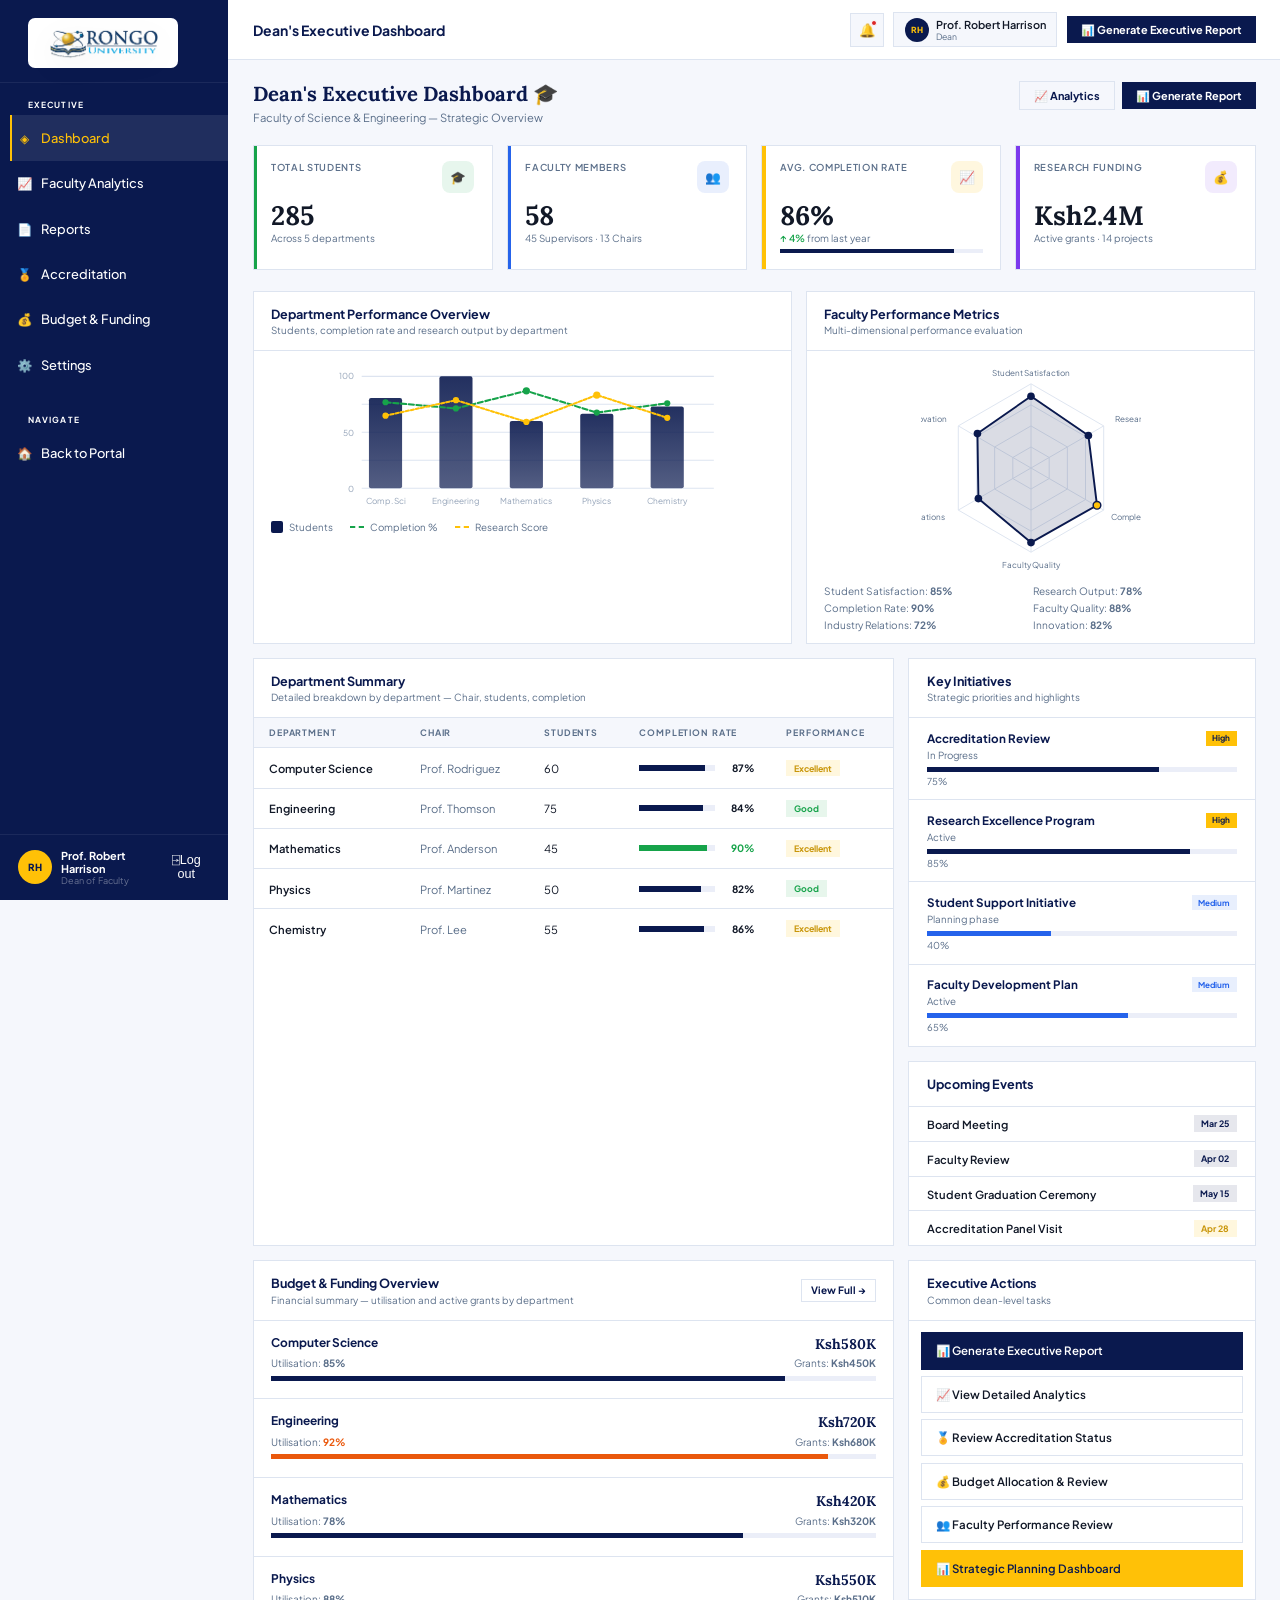
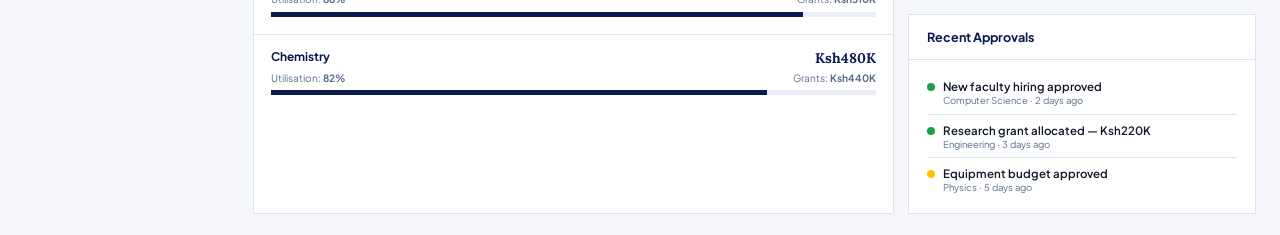
<file: dean.html>
<!DOCTYPE html>
<html lang="en">
<head>
<meta charset="UTF-8"/>
<meta name="viewport" content="width=device-width,initial-scale=1.0"/>
<title>Dean's Executive Dashboard — PAPMS</title>
<link href="https://fonts.googleapis.com/css2?family=Plus+Jakarta+Sans:ital,wght@0,300;0,400;0,500;0,600;0,700;0,800;1,400&family=Lora:ital,wght@0,400;0,600;0,700;1,400&display=swap" rel="stylesheet"/>
<style>
*,*::before,*::after{box-sizing:border-box;margin:0;padding:0}
:root{--navy:#0A194E;--navy-light:#1a3580;--amber:#FFC107;--amber-dim:rgba(255,193,7,.13);--amber-dark:#c9960a;--white:#fff;--off:#F5F7FC;--off2:#EBEEf8;--text:#111827;--muted:#5B6F8A;--soft:#94A3B8;--border:#DDE4F0;--green:#16A34A;--green-dim:rgba(22,163,74,.1);--red:#DC2626;--red-dim:rgba(220,38,38,.1);--blue:#2563EB;--blue-dim:rgba(37,99,235,.1);--orange:#EA580C;--orange-dim:rgba(234,88,12,.1);--purple:#7C3AED;--purple-dim:rgba(124,58,237,.1);--sidebar:228px;--topbar:60px}
html{font-size:14px}
body{font-family:'Plus Jakarta Sans',sans-serif;background:var(--off);color:var(--text);display:flex;min-height:100vh}
.sidebar{width:var(--sidebar);background:var(--navy);display:flex;flex-direction:column;position:fixed;top:0;left:0;height:100vh;z-index:100;overflow-y:auto}
.sidebar-logo{display:flex;align-items:center;gap:.75rem;padding:1.25rem 1.25rem 1rem;border-bottom:1px solid rgba(255,255,255,.07)}
.logo-mark{width:34px;height:34px;background:var(--amber);display:flex;align-items:center;justify-content:center;font-size:1.1rem;flex-shrink:0}

.logo-badge{
  width:150px;
  height:50px;
  background:white;
  border-radius:7px;
  display:flex;
  align-items:center;
  justify-content:center;
  font-size:1rem;
  flex-shrink:0;
  margin-left: 10px;
}
.logo-img {
    height: 110px;    
    width: auto;
    object-fit: contain;
    filter: drop-shadow(0 8px 15px rgba(0,0,0,0.08)); 
    margin-left: 0px;
}
.nav-section{
  padding:.75rem 0}
.nav-section-title{
  font-size:.6rem;
  font-weight:700;
  letter-spacing:.14em;
  text-transform:uppercase;
  color:rgb(255, 255, 255);
  padding:.4rem 1.25rem .4rem;
  display:block;
  margin-left: 10px;
}
.nav-link{
  display:flex;
  align-items:center;
  gap:0.6rem;
  padding:1.05rem .25rem;
  color:rgb(254, 254, 254);
  font-size:.92rem;
  font-weight:500;
  cursor:pointer;
  transition:all .18s;
  border-left:2.5px solid transparent;
  text-decoration:none;
  margin-left: 10px;
}

.nav-link:hover{
  color:#FFC107;
  background:rgba(255,255,255,.06)}
.nav-link.active{
  color:#FFC107;
  background:rgba(255,255,255,.09);
  border-left-color:var(--amber)}
.nav-link .ni{
  width:17px;
  text-align:center;
  font-size:.88rem;
  flex-shrink:0}
.sidebar-footer{
  margin-top:auto;
  padding:1rem 1.25rem;
  border-top:1px solid rgba(255,255,255,.07)}
.user-mini{
  display:flex;
  align-items:center;
  gap:.65rem}
.user-av{
  width:34px;
  height:34px;
  border-radius:50%;
  background:var(--amber);
  color:var(--navy);
  display:flex;
  align-items:center;
  justify-content:center;
  font-size:.7rem;
  font-weight:800;
  flex-shrink:0}
.user-mini-name{
  font-size:.78rem;
  font-weight:700;
  color:#fff;
  line-height:1.2}
.user-mini-role{
  font-size:.65rem;
  color:rgba(255,255,255,.38)}
.logout-btn{
  margin-left:auto;
  background:none;
  border:none;
  color:rgb(255, 255, 255);
  font-size:.9rem;
  cursor:pointer;
  padding:.25rem}
.logout-btn:hover{
  color:var(--red)}
.main{
  margin-left:var(--sidebar);
  flex:1;
  display:flex;
  flex-direction:column}
.topbar{
  height:var(--topbar);
  background:#fff;
  border-bottom:1px solid var(--border);
  display:flex;
  align-items:center;
  gap:1rem;
  padding:0 1.75rem;
  position:sticky;
  top:0;z-index:50}
.topbar-right{
  display:flex;
  align-items:center;
  gap:.65rem;
  margin-left:auto}
.tb-notif{position:relative;width:34px;height:34px;border:1px solid var(--border);background:var(--off);display:flex;align-items:center;justify-content:center;cursor:pointer;font-size:.95rem}
.tb-notif-dot{position:absolute;top:6px;right:6px;width:6px;height:6px;background:var(--red);border-radius:50%;border:1.5px solid #fff}
.tb-pill{display:flex;align-items:center;gap:.5rem;background:var(--off);border:1px solid var(--border);padding:.3rem .75rem;cursor:pointer}
.tb-av{width:24px;height:24px;border-radius:50%;background:var(--navy);color:var(--amber);display:flex;align-items:center;justify-content:center;font-size:.6rem;font-weight:800}
.tb-name{font-size:.78rem;font-weight:600}
.tb-role{font-size:.62rem;color:var(--muted)}
.btn{display:inline-flex;align-items:center;gap:.4rem;padding:.48rem 1rem;font-family:inherit;font-size:.78rem;font-weight:700;cursor:pointer;border:none;transition:all .2s;white-space:nowrap}
.btn-navy{background:var(--navy);color:#fff}.btn-navy:hover{background:var(--navy-light)}
.btn-amber{background:var(--amber);color:var(--navy)}.btn-amber:hover{background:#e6ad00}
.btn-outline{background:transparent;color:var(--navy);border:1.5px solid var(--border)}.btn-outline:hover{border-color:var(--navy);background:rgba(10,25,78,.04)}
.btn-sm{padding:.3rem .65rem;font-size:.72rem}
.btn-xs{padding:.2rem .5rem;font-size:.65rem}
.content{padding:1.5rem 1.75rem;flex:1}
.section-view{display:none}
.section-view.active{display:block;animation:fadeUp .3s ease}
@keyframes fadeUp{from{opacity:0;transform:translateY(8px)}to{opacity:1;transform:translateY(0)}}
.page-hdr{display:flex;align-items:flex-start;justify-content:space-between;margin-bottom:1.5rem;gap:1rem;flex-wrap:wrap}
.page-hdr h2{font-family:'Lora',serif;font-size:1.45rem;font-weight:700;color:var(--navy)}
.page-hdr p{font-size:.8rem;color:var(--muted);margin-top:.2rem}
.page-hdr-actions{display:flex;gap:.5rem;flex-wrap:wrap;align-items:center}
.stat-grid{display:grid;grid-template-columns:repeat(4,1fr);gap:1rem;margin-bottom:1.5rem}
.stat-card{background:#fff;border:1px solid var(--border);padding:1.1rem 1.25rem;position:relative;overflow:hidden}
.stat-card::after{content:'';position:absolute;top:0;left:0;bottom:0;width:3.5px}
.s-navy::after{background:var(--navy)}.s-green::after{background:var(--green)}.s-amber::after{background:var(--amber)}.s-red::after{background:var(--red)}.s-blue::after{background:var(--blue)}.s-purple::after{background:var(--purple)}
.stat-head{display:flex;justify-content:space-between;align-items:flex-start;margin-bottom:.65rem}
.stat-lbl{font-size:.68rem;font-weight:600;text-transform:uppercase;letter-spacing:.07em;color:var(--muted)}
.stat-ico{width:32px;height:32px;border-radius:8px;display:flex;align-items:center;justify-content:center;font-size:.9rem}
.ico-navy{background:rgba(10,25,78,.08)}.ico-green{background:var(--green-dim)}.ico-amber{background:var(--amber-dim)}.ico-red{background:var(--red-dim)}.ico-blue{background:var(--blue-dim)}.ico-purple{background:var(--purple-dim)}
.stat-val{font-family:'Lora',serif;font-size:1.9rem;font-weight:700;color:var(--text);line-height:1;margin-bottom:.25rem}
.stat-sub{font-size:.7rem;color:var(--muted)}
.up{color:var(--green);font-weight:600}.dn{color:var(--red);font-weight:600}
.card{background:#fff;border:1px solid var(--border)}
.card-hdr{padding:1rem 1.25rem;border-bottom:1px solid var(--border);display:flex;align-items:center;justify-content:space-between;gap:.75rem;flex-wrap:wrap}
.card-hdr-left{flex:1}
.card-title{font-size:.9rem;font-weight:700;color:var(--navy)}
.card-sub{font-size:.7rem;color:var(--muted);margin-top:.15rem}
.card-body{padding:1.25rem}
.grid-2{display:grid;grid-template-columns:1fr 1fr;gap:1rem}
.grid-3{display:grid;grid-template-columns:1fr 1fr 1fr;gap:1rem}
.grid-65-35{display:grid;grid-template-columns:1.85fr 1fr;gap:1rem}
.grid-55-45{display:grid;grid-template-columns:1.2fr 1fr;gap:1rem}
.tbl-wrap{overflow-x:auto}
table{width:100%;border-collapse:collapse}
thead th{padding:.65rem 1.1rem;font-size:.63rem;font-weight:700;letter-spacing:.1em;text-transform:uppercase;color:var(--muted);text-align:left;background:var(--off);border-bottom:1px solid var(--border);white-space:nowrap}
tbody td{padding:.8rem 1.1rem;font-size:.8rem;border-bottom:1px solid var(--border);vertical-align:middle}
tbody tr:hover td{background:rgba(10,25,78,.018)}
tbody tr:last-child td{border-bottom:none}
.td-bold{font-weight:600}.td-muted{color:var(--muted)}
.prog-wrap{display:flex;align-items:center;gap:.6rem}
.prog-bar{height:6px;background:var(--off2);flex:1;overflow:hidden;min-width:60px}
.prog-fill{height:100%}
.prog-val{font-size:.72rem;font-weight:700;width:32px;text-align:right;flex-shrink:0}
.pill{display:inline-flex;align-items:center;gap:.3rem;font-size:.63rem;font-weight:700;padding:.2rem .55rem}
.pill-green{background:var(--green-dim);color:var(--green)}.pill-red{background:var(--red-dim);color:var(--red)}.pill-amber{background:var(--amber-dim);color:var(--amber-dark)}.pill-blue{background:var(--blue-dim);color:var(--blue)}.pill-orange{background:var(--orange-dim);color:var(--orange)}.pill-navy{background:rgba(10,25,78,.1);color:var(--navy)}.pill-gray{background:var(--off2);color:var(--muted)}.pill-purple{background:var(--purple-dim);color:var(--purple)}
.av{width:30px;height:30px;border-radius:50%;display:flex;align-items:center;justify-content:center;font-size:.62rem;font-weight:800;flex-shrink:0}
/* Budget card */
.budget-card{padding:1rem 1.25rem;border-bottom:1px solid var(--border)}
.budget-card:last-child{border-bottom:none}
.budget-top{display:flex;justify-content:space-between;align-items:flex-start;margin-bottom:.35rem}
.budget-name{font-size:.85rem;font-weight:700;color:var(--navy)}
.budget-amount{font-family:'Lora',serif;font-size:1rem;font-weight:700;color:var(--navy)}
.budget-badge{font-size:.65rem;font-weight:700;padding:.2rem .5rem;background:var(--green-dim);color:var(--green)}
.budget-meta{display:flex;justify-content:space-between;font-size:.72rem;color:var(--muted);margin-bottom:.45rem}
.budget-bar{height:5px;background:var(--off2);overflow:hidden;margin-bottom:.25rem}
.budget-fill{height:100%;background:var(--navy)}
/* Initiative */
.init-item{padding:.9rem 1.25rem;border-bottom:1px solid var(--border)}
.init-item:last-child{border-bottom:none}
.init-top{display:flex;justify-content:space-between;align-items:center;margin-bottom:.2rem}
.init-name{font-size:.83rem;font-weight:700;color:var(--navy)}
.init-tag{font-size:.58rem;font-weight:700;padding:.18rem .48rem}
.it-high{background:var(--amber);color:var(--navy)}
.it-medium{background:var(--blue-dim);color:var(--blue)}
.init-desc{font-size:.7rem;color:var(--muted);margin-bottom:.45rem}
.init-bar{height:5px;background:var(--off2);overflow:hidden;margin-bottom:.2rem}
.init-fill{height:100%;background:var(--navy)}
.init-pct{font-size:.68rem;color:var(--muted)}
/* Exec action buttons */
.ea-btn{width:100%;display:flex;align-items:center;gap:.75rem;padding:.72rem 1rem;font-family:inherit;font-size:.82rem;font-weight:600;cursor:pointer;transition:all .2s;margin-bottom:.45rem;text-align:left;border:1.5px solid var(--border)}
.ea-btn:last-child{margin-bottom:0}
.ea-navy{background:var(--navy);color:#fff;border-color:var(--navy)}.ea-navy:hover{background:var(--navy-light)}
.ea-default{background:#fff;color:var(--text)}.ea-default:hover{background:var(--off);border-color:var(--navy);color:var(--navy)}
.ea-amber{background:var(--amber);color:var(--navy);border-color:var(--amber)}.ea-amber:hover{background:#e6ad00}
/* Recent approval dot */
.ra-dot{width:8px;height:8px;border-radius:50%;background:var(--green);flex-shrink:0;margin-top:.3rem}
/* Event row */
.event-row{display:flex;justify-content:space-between;align-items:center;padding:.62rem 1.25rem;border-bottom:1px solid var(--border);font-size:.8rem}
.event-row:last-child{border-bottom:none}
/* Dept performance bar (vertical bar chart) */
.dept-bar-chart{display:flex;align-items:flex-end;gap:8px;height:120px;padding:0 .5rem}
.dbc-col{display:flex;flex-direction:column;align-items:center;flex:1;gap:3px}
.dbc-rect{border-radius:3px 3px 0 0;width:100%;cursor:pointer;transition:opacity .2s}
.dbc-rect:hover{opacity:.8}
.dbc-label{font-size:.62rem;color:var(--muted);text-align:center;line-height:1.2}
.dbc-val{font-size:.6rem;font-weight:700;color:var(--text)}
/* Radar hex */
.radar-container{display:flex;justify-content:center;padding:.5rem 0}
/* Progress wrap for analytics */
.analytics-row{display:flex;align-items:center;gap:.75rem;margin-bottom:.65rem}
.ar-label{width:130px;font-size:.78rem;color:var(--muted);text-align:right;flex-shrink:0}
.ar-bar{flex:1;height:8px;background:var(--off2);overflow:hidden}
.ar-fill{height:100%}
.ar-val{font-size:.72rem;font-weight:700;color:var(--text);width:38px}
svg.chart{overflow:visible;width:100%}
.modal-overlay{position:fixed;inset:0;background:rgba(6,15,48,.55);z-index:200;display:none;align-items:center;justify-content:center;padding:1rem}
.modal-overlay.open{display:flex}
.modal{background:#fff;width:100%;max-width:500px;max-height:90vh;overflow-y:auto;box-shadow:0 24px 64px rgba(0,0,0,.2)}
.modal-hdr{display:flex;align-items:center;justify-content:space-between;padding:1.1rem 1.25rem;border-bottom:1px solid var(--border)}
.modal-title{font-size:.95rem;font-weight:700;color:var(--navy)}
.modal-close{background:none;border:none;font-size:1.1rem;cursor:pointer;color:var(--muted)}
.modal-body{padding:1.25rem}
.modal-footer{padding:1rem 1.25rem;border-top:1px solid var(--border);display:flex;justify-content:flex-end;gap:.5rem}
.form-group{margin-bottom:1rem}
.form-label{display:block;font-size:.68rem;font-weight:700;letter-spacing:.08em;text-transform:uppercase;color:var(--muted);margin-bottom:.35rem}
.form-control{width:100%;background:var(--off);border:1.5px solid var(--border);padding:.65rem .9rem;font-family:inherit;font-size:.82rem;color:var(--text);outline:none}
.form-control:focus{border-color:var(--navy);background:#fff}
select.form-control{appearance:none}
.form-row{display:grid;grid-template-columns:1fr 1fr;gap:.75rem}
.toast{position:fixed;bottom:1.5rem;right:1.5rem;background:var(--navy);color:#fff;border-left:4px solid var(--amber);padding:.8rem 1.25rem;font-size:.8rem;font-weight:500;z-index:999;opacity:0;transform:translateY(12px);transition:all .35s;pointer-events:none;max-width:320px}
.toast.show{opacity:1;transform:translateY(0)}
::-webkit-scrollbar{width:5px;height:5px}
::-webkit-scrollbar-thumb{background:var(--off2);border-radius:10px}
</style>
</head>
<body>
 
<aside class="sidebar">
  <a class="sidebar-logo" href="index.html">
    <div class="logo-badge">
      <img src="assets/R.U logo.png" alt="R.U logo" class="logo-img">
    </div>
    
  </a>
  <nav class="nav-section">
    <span class="nav-section-title">Executive</span>
    <a class="nav-link active" onclick="nav(this,'dashboard')"><span class="ni">◈</span> Dashboard</a>
    <a class="nav-link" onclick="nav(this,'analytics')"><span class="ni">📈</span> Faculty Analytics</a>
    <a class="nav-link" onclick="nav(this,'reports')"><span class="ni">📄</span> Reports</a>
    <a class="nav-link" onclick="nav(this,'accreditation')"><span class="ni">🏅</span> Accreditation</a>
    <a class="nav-link" onclick="nav(this,'budget')"><span class="ni">💰</span> Budget & Funding</a>
    <a class="nav-link" onclick="nav(this,'settings')"><span class="ni">⚙️</span> Settings</a>
  </nav>
  <nav class="nav-section">
    <span class="nav-section-title">Navigate</span>
    <a class="nav-link" href="login.html"><span class="ni">🏠</span> Back to Portal</a>
  </nav>
  <div class="sidebar-footer">
    <div class="user-mini">
      <div class="user-av">RH</div>
      <div><div class="user-mini-name">Prof. Robert Harrison</div><div class="user-mini-role">Dean of Faculty</div></div>
      <button class="logout-btn" onclick="window.location.href='login.html'">⍈Log out </button>
    </div>
  </div>
</aside>
 
<div class="main">
  <header class="topbar">
    <div style="font-size:1rem;font-weight:700;color:var(--navy)" id="topbar-title">Dean's Executive Dashboard</div>
    <div class="topbar-right">
      <div class="tb-notif" onclick="showToast('3 executive alerts pending')">🔔<span class="tb-notif-dot"></span></div>
      <div class="tb-pill"><div class="tb-av">RH</div><div><div class="tb-name">Prof. Robert Harrison</div><div class="tb-role">Dean</div></div></div>
      <button class="btn btn-navy" onclick="showToast('Executive report generated and sent to board')">📊 Generate Executive Report</button>
    </div>
  </header>
 
  <main class="content">
 
    <!-- DASHBOARD -->
    <section class="section-view active" id="view-dashboard">
      <div class="page-hdr">
        <div><h2>Dean's Executive Dashboard 🎓</h2><p>Faculty of Science & Engineering — Strategic Overview</p></div>
        <div class="page-hdr-actions">
          <button class="btn btn-outline" onclick="nav(document.querySelectorAll('.nav-link')[1],'analytics')">📈 Analytics</button>
          <button class="btn btn-navy" onclick="showToast('Report generated')">📊 Generate Report</button>
        </div>
      </div>
 
      <!-- Stat cards -->
      <div class="stat-grid">
        <div class="stat-card s-green">
          <div class="stat-head"><span class="stat-lbl">Total Students</span><div class="stat-ico ico-green">🎓</div></div>
          <div class="stat-val">285</div>
          <div class="stat-sub">Across 5 departments</div>
        </div>
        <div class="stat-card s-blue">
          <div class="stat-head"><span class="stat-lbl">Faculty Members</span><div class="stat-ico ico-blue">👥</div></div>
          <div class="stat-val">58</div>
          <div class="stat-sub">45 Supervisors · 13 Chairs</div>
        </div>
        <div class="stat-card s-amber">
          <div class="stat-head"><span class="stat-lbl">Avg. Completion Rate</span><div class="stat-ico ico-amber">📈</div></div>
          <div class="stat-val">86%</div>
          <div class="stat-sub"><span class="up">↑ 4%</span> from last year
            <div style="margin-top:.35rem;height:4px;background:var(--off2);overflow:hidden"><div style="width:86%;height:100%;background:var(--navy)"></div></div>
          </div>
        </div>
        <div class="stat-card s-purple">
          <div class="stat-head"><span class="stat-lbl">Research Funding</span><div class="stat-ico ico-purple">💰</div></div>
          <div class="stat-val">Ksh2.4M</div>
          <div class="stat-sub">Active grants · 14 projects</div>
        </div>
      </div>
 
      <!-- Charts row: Dept performance + Radar -->
      <div class="grid-55-45" style="margin-bottom:1rem">
        <div class="card">
          <div class="card-hdr"><div class="card-hdr-left"><div class="card-title">Department Performance Overview</div><div class="card-sub">Students, completion rate and research output by department</div></div></div>
          <div style="padding:1.1rem 1.25rem .5rem">
            <!-- Combined bar + line SVG chart -->
            <svg class="chart" viewBox="0 0 380 140" style="height:145px">
              <defs>
                <linearGradient id="db1" x1="0" y1="0" x2="0" y2="1">
                  <stop offset="0%" stop-color="#0A194E" stop-opacity=".9"/>
                  <stop offset="100%" stop-color="#0A194E" stop-opacity=".7"/>
                </linearGradient>
              </defs>
              <line x1="35" y1="10" x2="375" y2="10" stroke="#DDE4F0" stroke-width="1"/>
              <line x1="35" y1="37" x2="375" y2="37" stroke="#DDE4F0" stroke-width="1"/>
              <line x1="35" y1="64" x2="375" y2="64" stroke="#DDE4F0" stroke-width="1"/>
              <line x1="35" y1="91" x2="375" y2="91" stroke="#DDE4F0" stroke-width="1"/>
              <line x1="35" y1="118" x2="375" y2="118" stroke="#DDE4F0" stroke-width="1"/>
              <text x="28" y="13" font-size="8" fill="#94A3B8" text-anchor="end">100</text>
              <text x="28" y="68" font-size="8" fill="#94A3B8" text-anchor="end">50</text>
              <text x="28" y="122" font-size="8" fill="#94A3B8" text-anchor="end">0</text>
              <!-- Bars: CS=60, Eng=75, Math=45, Phys=50, Chem=55 — scale /75*108 -->
              <rect x="42" y="31" width="32" height="87" fill="url(#db1)" rx="2"/>
              <rect x="110" y="10" width="32" height="108" fill="url(#db1)" rx="2"/>
              <rect x="178" y="53" width="32" height="65" fill="url(#db1)" rx="2"/>
              <rect x="246" y="46" width="32" height="72" fill="url(#db1)" rx="2"/>
              <rect x="314" y="39" width="32" height="79" fill="url(#db1)" rx="2"/>
              <!-- Completion % line (green) — 87,84,90,82,86 mapped to chart -->
              <polyline points="58,35 126,41 194,24 262,45 330,36" fill="none" stroke="#16A34A" stroke-width="2" stroke-linecap="round" stroke-dasharray="5,2.5"/>
              <circle cx="58" cy="35" r="3" fill="#16A34A"/>
              <circle cx="126" cy="41" r="3" fill="#16A34A"/>
              <circle cx="194" cy="24" r="3.5" fill="#16A34A"/>
              <circle cx="262" cy="45" r="3" fill="#16A34A"/>
              <circle cx="330" cy="36" r="3" fill="#16A34A"/>
              <!-- Research score line (amber) -->
              <polyline points="58,48 126,33 194,54 262,28 330,50" fill="none" stroke="#FFC107" stroke-width="2" stroke-linecap="round" stroke-dasharray="3,2"/>
              <circle cx="58" cy="48" r="3" fill="#FFC107"/>
              <circle cx="126" cy="33" r="3" fill="#FFC107"/>
              <circle cx="194" cy="54" r="3" fill="#FFC107"/>
              <circle cx="262" cy="28" r="3.5" fill="#FFC107"/>
              <circle cx="330" cy="50" r="3" fill="#FFC107"/>
              <!-- X labels -->
              <text x="58" y="133" font-size="8" fill="#94A3B8" text-anchor="middle">Comp. Sci</text>
              <text x="126" y="133" font-size="8" fill="#94A3B8" text-anchor="middle">Engineering</text>
              <text x="194" y="133" font-size="8" fill="#94A3B8" text-anchor="middle">Mathematics</text>
              <text x="262" y="133" font-size="8" fill="#94A3B8" text-anchor="middle">Physics</text>
              <text x="330" y="133" font-size="8" fill="#94A3B8" text-anchor="middle">Chemistry</text>
            </svg>
          </div>
          <div style="display:flex;gap:1.25rem;padding:0 1.25rem .9rem;flex-wrap:wrap">
            <div style="display:flex;align-items:center;gap:.4rem;font-size:.7rem;color:var(--muted)"><div style="width:12px;height:12px;background:var(--navy);border-radius:2px"></div>Students</div>
            <div style="display:flex;align-items:center;gap:.4rem;font-size:.7rem;color:var(--muted)"><div style="width:14px;height:2px;border-top:2px dashed var(--green)"></div>Completion %</div>
            <div style="display:flex;align-items:center;gap:.4rem;font-size:.7rem;color:var(--muted)"><div style="width:14px;height:2px;border-top:2px dashed var(--amber)"></div>Research Score</div>
          </div>
        </div>
 
        <!-- Hex radar chart -->
        <div class="card">
          <div class="card-hdr"><div class="card-hdr-left"><div class="card-title">Faculty Performance Metrics</div><div class="card-sub">Multi-dimensional performance evaluation</div></div></div>
          <div class="radar-container">
            <svg viewBox="-115 -115 230 230" style="width:220px;height:220px">
              <!-- Background hexagons -->
              <polygon points="0,-88 76,-44 76,44 0,88 -76,44 -76,-44" fill="none" stroke="#DDE4F0" stroke-width="1"/>
              <polygon points="0,-66 57,-33 57,33 0,66 -57,33 -57,-33" fill="none" stroke="#DDE4F0" stroke-width="1"/>
              <polygon points="0,-44 38,-22 38,22 0,44 -38,22 -38,-22" fill="none" stroke="#DDE4F0" stroke-width="1"/>
              <polygon points="0,-22 19,-11 19,11 0,22 -19,11 -19,-11" fill="none" stroke="#DDE4F0" stroke-width="1"/>
              <!-- Spokes -->
              <line x1="0" y1="0" x2="0" y2="-88" stroke="#DDE4F0" stroke-width="1"/>
              <line x1="0" y1="0" x2="76" y2="-44" stroke="#DDE4F0" stroke-width="1"/>
              <line x1="0" y1="0" x2="76" y2="44" stroke="#DDE4F0" stroke-width="1"/>
              <line x1="0" y1="0" x2="0" y2="88" stroke="#DDE4F0" stroke-width="1"/>
              <line x1="0" y1="0" x2="-76" y2="44" stroke="#DDE4F0" stroke-width="1"/>
              <line x1="0" y1="0" x2="-76" y2="-44" stroke="#DDE4F0" stroke-width="1"/>
              <!-- Data polygon (scaled values: 85%,78%,90%,88%,72%,82%) -->
              <polygon
                points="0,-75 60,-34 69,39 0,78 -55,32 -56,-36"
                fill="rgba(10,25,78,0.15)"
                stroke="#0A194E"
                stroke-width="2"
                stroke-linejoin="round"/>
              <!-- Data points -->
              <circle cx="0" cy="-75" r="4" fill="#0A194E"/>
              <circle cx="60" cy="-34" r="4" fill="#0A194E"/>
              <circle cx="69" cy="39" r="4" fill="#FFC107" stroke="#0A194E" stroke-width="1.5"/>
              <circle cx="0" cy="78" r="4" fill="#0A194E"/>
              <circle cx="-55" cy="32" r="4" fill="#0A194E"/>
              <circle cx="-56" cy="-36" r="4" fill="#0A194E"/>
              <!-- Labels -->
              <text x="0" y="-96" font-size="8.5" fill="#5B6F8A" text-anchor="middle">Student Satisfaction</text>
              <text x="88" y="-48" font-size="8.5" fill="#5B6F8A" text-anchor="start">Research Output</text>
              <text x="84" y="54" font-size="8.5" fill="#5B6F8A" text-anchor="start">Completion Rate</text>
              <text x="0" y="105" font-size="8.5" fill="#5B6F8A" text-anchor="middle">Faculty Quality</text>
              <text x="-90" y="54" font-size="8.5" fill="#5B6F8A" text-anchor="end">Industry Relations</text>
              <text x="-88" y="-48" font-size="8.5" fill="#5B6F8A" text-anchor="end">Innovation</text>
            </svg>
          </div>
          <div style="display:grid;grid-template-columns:1fr 1fr;gap:.35rem;padding:0 1.25rem .9rem;font-size:.72rem;color:var(--muted)">
            <div>Student Satisfaction: <strong>85%</strong></div>
            <div>Research Output: <strong>78%</strong></div>
            <div>Completion Rate: <strong>90%</strong></div>
            <div>Faculty Quality: <strong>88%</strong></div>
            <div>Industry Relations: <strong>72%</strong></div>
            <div>Innovation: <strong>82%</strong></div>
          </div>
        </div>
      </div>
 
      <!-- Department Summary + Key Initiatives -->
      <div class="grid-65-35" style="margin-bottom:1rem">
        <div class="card">
          <div class="card-hdr"><div class="card-hdr-left"><div class="card-title">Department Summary</div><div class="card-sub">Detailed breakdown by department — Chair, students, completion</div></div></div>
          <div class="tbl-wrap">
            <table>
              <thead><tr><th>Department</th><th>Chair</th><th>Students</th><th>Completion Rate</th><th>Performance</th></tr></thead>
              <tbody>
                <tr><td class="td-bold">Computer Science</td><td class="td-muted">Prof. Rodriguez</td><td>60</td><td><div class="prog-wrap"><div class="prog-bar"><div class="prog-fill" style="width:87%;background:var(--navy)"></div></div><span class="prog-val">87%</span></div></td><td><span class="pill pill-amber">Excellent</span></td></tr>
                <tr><td class="td-bold">Engineering</td><td class="td-muted">Prof. Thomson</td><td>75</td><td><div class="prog-wrap"><div class="prog-bar"><div class="prog-fill" style="width:84%;background:var(--navy)"></div></div><span class="prog-val">84%</span></div></td><td><span class="pill pill-green">Good</span></td></tr>
                <tr><td class="td-bold">Mathematics</td><td class="td-muted">Prof. Anderson</td><td>45</td><td><div class="prog-wrap"><div class="prog-bar"><div class="prog-fill" style="width:90%;background:var(--green)"></div></div><span class="prog-val" style="color:var(--green)">90%</span></div></td><td><span class="pill pill-amber">Excellent</span></td></tr>
                <tr><td class="td-bold">Physics</td><td class="td-muted">Prof. Martinez</td><td>50</td><td><div class="prog-wrap"><div class="prog-bar"><div class="prog-fill" style="width:82%;background:var(--navy)"></div></div><span class="prog-val">82%</span></div></td><td><span class="pill pill-green">Good</span></td></tr>
                <tr><td class="td-bold">Chemistry</td><td class="td-muted">Prof. Lee</td><td>55</td><td><div class="prog-wrap"><div class="prog-bar"><div class="prog-fill" style="width:86%;background:var(--navy)"></div></div><span class="prog-val">86%</span></div></td><td><span class="pill pill-amber">Excellent</span></td></tr>
              </tbody>
            </table>
          </div>
        </div>
 
        <div style="display:flex;flex-direction:column;gap:1rem">
          <!-- Key initiatives -->
          <div class="card">
            <div class="card-hdr"><div class="card-hdr-left"><div class="card-title">Key Initiatives</div><div class="card-sub">Strategic priorities and highlights</div></div></div>
            <div class="init-item">
              <div class="init-top"><span class="init-name">Accreditation Review</span><span class="init-tag it-high">High</span></div>
              <div class="init-desc">In Progress</div>
              <div class="init-bar"><div class="init-fill" style="width:75%;background:var(--navy)"></div></div>
              <div class="init-pct">75%</div>
            </div>
            <div class="init-item">
              <div class="init-top"><span class="init-name">Research Excellence Program</span><span class="init-tag it-high">High</span></div>
              <div class="init-desc">Active</div>
              <div class="init-bar"><div class="init-fill" style="width:85%;background:var(--navy)"></div></div>
              <div class="init-pct">85%</div>
            </div>
            <div class="init-item">
              <div class="init-top"><span class="init-name">Student Support Initiative</span><span class="init-tag it-medium">Medium</span></div>
              <div class="init-desc">Planning phase</div>
              <div class="init-bar"><div class="init-fill" style="width:40%;background:var(--blue)"></div></div>
              <div class="init-pct">40%</div>
            </div>
            <div class="init-item">
              <div class="init-top"><span class="init-name">Faculty Development Plan</span><span class="init-tag it-medium">Medium</span></div>
              <div class="init-desc">Active</div>
              <div class="init-bar"><div class="init-fill" style="width:65%;background:var(--blue)"></div></div>
              <div class="init-pct">65%</div>
            </div>
          </div>
 
          <!-- Upcoming events -->
          <div class="card">
            <div class="card-hdr"><div class="card-title">Upcoming Events</div></div>
            <div class="event-row"><span style="font-weight:600">Board Meeting</span><span class="pill pill-navy">Mar 25</span></div>
            <div class="event-row"><span style="font-weight:600">Faculty Review</span><span class="pill pill-navy">Apr 02</span></div>
            <div class="event-row"><span style="font-weight:600">Student Graduation Ceremony</span><span class="pill pill-navy">May 15</span></div>
            <div class="event-row"><span style="font-weight:600">Accreditation Panel Visit</span><span class="pill pill-amber">Apr 28</span></div>
          </div>
        </div>
      </div>
 
      <!-- Budget + Executive Actions -->
      <div class="grid-65-35">
        <div class="card">
          <div class="card-hdr"><div class="card-hdr-left"><div class="card-title">Budget & Funding Overview</div><div class="card-sub">Financial summary — utilisation and active grants by department</div></div><button class="btn btn-outline btn-sm" onclick="nav(document.querySelectorAll('.nav-link')[4],'budget')">View Full →</button></div>
          <div class="budget-card">
            <div class="budget-top"><span class="budget-name">Computer Science</span><span class="budget-amount">Ksh580K</span></div>
            <div class="budget-meta"><span>Utilisation: <strong>85%</strong></span><span>Grants: <strong>Ksh450K</strong></span></div>
            <div class="budget-bar"><div class="budget-fill" style="width:85%"></div></div>
          </div>
          <div class="budget-card">
            <div class="budget-top"><span class="budget-name">Engineering</span><span class="budget-amount">Ksh720K</span></div>
            <div class="budget-meta"><span>Utilisation: <strong style="color:var(--orange)">92%</strong></span><span>Grants: <strong>Ksh680K</strong></span></div>
            <div class="budget-bar"><div class="budget-fill" style="width:92%;background:var(--orange)"></div></div>
          </div>
          <div class="budget-card">
            <div class="budget-top"><span class="budget-name">Mathematics</span><span class="budget-amount">Ksh420K</span></div>
            <div class="budget-meta"><span>Utilisation: <strong>78%</strong></span><span>Grants: <strong>Ksh320K</strong></span></div>
            <div class="budget-bar"><div class="budget-fill" style="width:78%"></div></div>
          </div>
          <div class="budget-card">
            <div class="budget-top"><span class="budget-name">Physics</span><span class="budget-amount">Ksh550K</span></div>
            <div class="budget-meta"><span>Utilisation: <strong>88%</strong></span><span>Grants: <strong>Ksh510K</strong></span></div>
            <div class="budget-bar"><div class="budget-fill" style="width:88%"></div></div>
          </div>
          <div class="budget-card">
            <div class="budget-top"><span class="budget-name">Chemistry</span><span class="budget-amount">Ksh480K</span></div>
            <div class="budget-meta"><span>Utilisation: <strong>82%</strong></span><span>Grants: <strong>Ksh440K</strong></span></div>
            <div class="budget-bar"><div class="budget-fill" style="width:82%"></div></div>
          </div>
        </div>
 
        <div style="display:flex;flex-direction:column;gap:1rem">
          <!-- Executive actions -->
          <div class="card">
            <div class="card-hdr"><div class="card-hdr-left"><div class="card-title">Executive Actions</div><div class="card-sub">Common dean-level tasks</div></div></div>
            <div style="padding:.85rem">
              <button class="ea-btn ea-navy" onclick="showToast('Executive report generated — sent to board members')">📊 Generate Executive Report</button>
              <button class="ea-btn ea-default" onclick="nav(document.querySelectorAll('.nav-link')[1],'analytics')">📈 View Detailed Analytics</button>
              <button class="ea-btn ea-default" onclick="nav(document.querySelectorAll('.nav-link')[3],'accreditation')">🏅 Review Accreditation Status</button>
              <button class="ea-btn ea-default" onclick="nav(document.querySelectorAll('.nav-link')[4],'budget')">💰 Budget Allocation & Review</button>
              <button class="ea-btn ea-default" onclick="nav(document.querySelectorAll('.nav-link')[1],'analytics')">👥 Faculty Performance Review</button>
              <button class="ea-btn ea-amber" onclick="nav(document.querySelectorAll('.nav-link')[1],'analytics')">📊 Strategic Planning Dashboard</button>
            </div>
          </div>
 
          <!-- Recent approvals -->
          <div class="card">
            <div class="card-hdr"><div class="card-title">Recent Approvals</div></div>
            <div style="padding:.85rem 1.25rem">
              <div style="display:flex;gap:.6rem;align-items:flex-start;padding:.55rem 0;border-bottom:1px solid var(--border)"><div class="ra-dot"></div><div><div style="font-size:.82rem;font-weight:600">New faculty hiring approved</div><div style="font-size:.68rem;color:var(--muted)">Computer Science · 2 days ago</div></div></div>
              <div style="display:flex;gap:.6rem;align-items:flex-start;padding:.55rem 0;border-bottom:1px solid var(--border)"><div class="ra-dot"></div><div><div style="font-size:.82rem;font-weight:600">Research grant allocated — Ksh220K</div><div style="font-size:.68rem;color:var(--muted)">Engineering · 3 days ago</div></div></div>
              <div style="display:flex;gap:.6rem;align-items:flex-start;padding:.55rem 0"><div class="ra-dot" style="background:var(--amber)"></div><div><div style="font-size:.82rem;font-weight:600">Equipment budget approved</div><div style="font-size:.68rem;color:var(--muted)">Physics · 5 days ago</div></div></div>
            </div>
          </div>
        </div>
      </div>
    </section>
 
    <!-- FACULTY ANALYTICS -->
    <section class="section-view" id="view-analytics">
      <div class="page-hdr"><div><h2>Faculty Analytics</h2><p>Detailed performance data across all departments</p></div><button class="btn btn-navy" onclick="showToast('Analytics report exported')">⬇ Export</button></div>
      <div class="stat-grid">
        <div class="stat-card s-navy"><div class="stat-head"><span class="stat-lbl">PhD Students</span><div class="stat-ico ico-navy">🎓</div></div><div class="stat-val">124</div><div class="stat-sub">43.5% of total</div></div>
        <div class="stat-card s-green"><div class="stat-head"><span class="stat-lbl">Masters Students</span><div class="stat-ico ico-green">📚</div></div><div class="stat-val">161</div><div class="stat-sub">56.5% of total</div></div>
        <div class="stat-card s-amber"><div class="stat-head"><span class="stat-lbl">Avg PhD Duration</span><div class="stat-ico ico-amber">⏱️</div></div><div class="stat-val">3.8y</div><div class="stat-sub">Target: 4.0 years</div></div>
        <div class="stat-card s-purple"><div class="stat-head"><span class="stat-lbl">Publications 2026</span><div class="stat-ico ico-purple">📰</div></div><div class="stat-val">142</div><div class="stat-sub"><span class="up">↑ 18% YoY</span></div></div>
      </div>
      <div class="grid-2">
        <div class="card">
          <div class="card-hdr"><div class="card-title">Completion Rate by Department</div></div>
          <div style="padding:1.25rem;display:flex;flex-direction:column;gap:.6rem">
            <div class="analytics-row"><span class="ar-label">Computer Science</span><div class="ar-bar"><div class="ar-fill" style="width:87%;background:var(--navy)"></div></div><span class="ar-val">87%</span></div>
            <div class="analytics-row"><span class="ar-label">Engineering</span><div class="ar-bar"><div class="ar-fill" style="width:84%;background:var(--navy)"></div></div><span class="ar-val">84%</span></div>
            <div class="analytics-row"><span class="ar-label">Mathematics</span><div class="ar-bar"><div class="ar-fill" style="width:90%;background:var(--green)"></div></div><span class="ar-val" style="color:var(--green)">90%</span></div>
            <div class="analytics-row"><span class="ar-label">Physics</span><div class="ar-bar"><div class="ar-fill" style="width:82%;background:var(--navy)"></div></div><span class="ar-val">82%</span></div>
            <div class="analytics-row"><span class="ar-label">Chemistry</span><div class="ar-bar"><div class="ar-fill" style="width:86%;background:var(--navy)"></div></div><span class="ar-val">86%</span></div>
          </div>
        </div>
        <div class="card">
          <div class="card-hdr"><div class="card-title">Research Output by Department</div></div>
          <div class="tbl-wrap">
            <table>
              <thead><tr><th>Department</th><th>Papers 2026</th><th>Grants</th><th>h-Index Avg</th></tr></thead>
              <tbody>
                <tr><td class="td-bold">Computer Science</td><td style="color:var(--navy);font-weight:700">42</td><td class="td-muted">Ksh450K</td><td>18.4</td></tr>
                <tr><td class="td-bold">Engineering</td><td style="color:var(--navy);font-weight:700">38</td><td class="td-muted">Ksh680K</td><td>21.2</td></tr>
                <tr><td class="td-bold">Mathematics</td><td style="color:var(--navy);font-weight:700">28</td><td class="td-muted">Ksh320K</td><td>16.8</td></tr>
                <tr><td class="td-bold">Physics</td><td style="color:var(--navy);font-weight:700">22</td><td class="td-muted">Ksh510K</td><td>24.1</td></tr>
                <tr><td class="td-bold">Chemistry</td><td style="color:var(--navy);font-weight:700">12</td><td class="td-muted">Ksh440K</td><td>14.9</td></tr>
              </tbody>
            </table>
          </div>
        </div>
      </div>
    </section>
 
    <!-- REPORTS -->
    <section class="section-view" id="view-reports">
      <div class="page-hdr"><div><h2>Executive Reports</h2><p>Faculty-level strategic summaries and analytics</p></div><button class="btn btn-navy" onclick="showToast('New report generated')">+ Generate Report</button></div>
      <div class="card">
        <div class="tbl-wrap">
          <table>
            <thead><tr><th>Report Name</th><th>Type</th><th>Scope</th><th>Generated</th><th>Pages</th><th>Actions</th></tr></thead>
            <tbody>
              <tr><td class="td-bold">Q1 2026 Faculty Performance Report</td><td class="td-muted">Quarterly</td><td>All departments</td><td class="td-muted">15 Mar 2026</td><td class="td-muted">28</td><td><button class="btn btn-navy btn-xs" onclick="showToast('Downloading…')">⬇ Download</button></td></tr>
              <tr><td class="td-bold">Research Output Summary 2025</td><td class="td-muted">Annual</td><td>All departments</td><td class="td-muted">10 Jan 2026</td><td class="td-muted">54</td><td><button class="btn btn-navy btn-xs" onclick="showToast('Downloading…')">⬇ Download</button></td></tr>
              <tr><td class="td-bold">Budget Utilisation Report — Q1 2026</td><td class="td-muted">Financial</td><td>All departments</td><td class="td-muted">01 Mar 2026</td><td class="td-muted">18</td><td><button class="btn btn-navy btn-xs" onclick="showToast('Downloading…')">⬇ Download</button></td></tr>
              <tr><td class="td-bold">Student Completion Analysis — 5yr Trend</td><td class="td-muted">Strategic</td><td>Faculty-wide</td><td class="td-muted">15 Feb 2026</td><td class="td-muted">36</td><td><button class="btn btn-navy btn-xs" onclick="showToast('Downloading…')">⬇ Download</button></td></tr>
              <tr><td class="td-bold">Accreditation Pre-Visit Self-Assessment</td><td class="td-muted">Compliance</td><td>Faculty-wide</td><td class="td-muted">01 Feb 2026</td><td class="td-muted">72</td><td><button class="btn btn-navy btn-xs" onclick="showToast('Downloading…')">⬇ Download</button></td></tr>
            </tbody>
          </table>
        </div>
      </div>
    </section>
 
    <!-- ACCREDITATION -->
    <section class="section-view" id="view-accreditation">
      <div class="page-hdr"><div><h2>Accreditation</h2><p>Faculty accreditation status and compliance tracking</p></div><button class="btn btn-navy" onclick="openModal('accred-modal')">📋 Prepare Review</button></div>
      <div class="stat-grid">
        <div class="stat-card s-green"><div class="stat-head"><span class="stat-lbl">Overall Status</span><div class="stat-ico ico-green">🏅</div></div><div class="stat-val">Active</div><div class="stat-sub" style="color:var(--green)">Expires Dec 2028</div></div>
        <div class="stat-card s-amber"><div class="stat-head"><span class="stat-lbl">Review Progress</span><div class="stat-ico ico-amber">📋</div></div><div class="stat-val">75%</div><div class="stat-sub">In progress</div></div>
        <div class="stat-card s-navy"><div class="stat-head"><span class="stat-lbl">Criteria Met</span><div class="stat-ico ico-navy">✅</div></div><div class="stat-val">18/24</div><div class="stat-sub">6 outstanding</div></div>
        <div class="stat-card s-red"><div class="stat-head"><span class="stat-lbl">Panel Visit</span><div class="stat-ico ico-red">📅</div></div><div class="stat-val">Apr 28</div><div class="stat-sub"><span class="dn">40 days away</span></div></div>
      </div>
      <div class="grid-2">
        <div class="card">
          <div class="card-hdr"><div class="card-title">Criteria Progress</div></div>
          <div style="padding:1.25rem;display:flex;flex-direction:column;gap:.65rem">
            <div class="analytics-row"><span class="ar-label">Academic Standards</span><div class="ar-bar"><div class="ar-fill" style="width:100%;background:var(--green)"></div></div><span class="ar-val" style="color:var(--green)">Met</span></div>
            <div class="analytics-row"><span class="ar-label">Faculty Qualifications</span><div class="ar-bar"><div class="ar-fill" style="width:100%;background:var(--green)"></div></div><span class="ar-val" style="color:var(--green)">Met</span></div>
            <div class="analytics-row"><span class="ar-label">Research Output</span><div class="ar-bar"><div class="ar-fill" style="width:88%;background:var(--navy)"></div></div><span class="ar-val">88%</span></div>
            <div class="analytics-row"><span class="ar-label">Student Support</span><div class="ar-bar"><div class="ar-fill" style="width:74%;background:var(--orange)"></div></div><span class="ar-val">74%</span></div>
            <div class="analytics-row"><span class="ar-label">Facilities</span><div class="ar-bar"><div class="ar-fill" style="width:92%;background:var(--navy)"></div></div><span class="ar-val">92%</span></div>
            <div class="analytics-row"><span class="ar-label">Industry Links</span><div class="ar-bar"><div class="ar-fill" style="width:68%;background:var(--orange)"></div></div><span class="ar-val">68%</span></div>
          </div>
        </div>
        <div class="card">
          <div class="card-hdr"><div class="card-title">Action Items Before Panel Visit</div></div>
          <div style="padding:1.25rem;display:flex;flex-direction:column;gap:.5rem">
            <div style="border:1px solid var(--border);padding:.75rem;display:flex;gap:.6rem;align-items:flex-start">
              <span style="color:var(--orange);flex-shrink:0">⚠</span>
              <div><div style="font-size:.82rem;font-weight:600">Student Support — evidence required</div><div style="font-size:.7rem;color:var(--muted);margin-top:.15rem">Due: Apr 15, 2026 · Assigned: Dept Chairs</div></div>
            </div>
            <div style="border:1px solid var(--border);padding:.75rem;display:flex;gap:.6rem;align-items:flex-start">
              <span style="color:var(--orange);flex-shrink:0">⚠</span>
              <div><div style="font-size:.82rem;font-weight:600">Industry partnership documentation</div><div style="font-size:.7rem;color:var(--muted);margin-top:.15rem">Due: Apr 20, 2026 · Assigned: Dean's office</div></div>
            </div>
            <div style="border:1px solid var(--border);padding:.75rem;display:flex;gap:.6rem;align-items:flex-start">
              <span style="color:var(--green);flex-shrink:0">✓</span>
              <div><div style="font-size:.82rem;font-weight:600;text-decoration:line-through;color:var(--muted)">Self-Assessment Report submitted</div><div style="font-size:.7rem;color:var(--green);margin-top:.15rem">Completed: Feb 01, 2026</div></div>
            </div>
          </div>
        </div>
      </div>
    </section>
 
    <!-- BUDGET -->
    <section class="section-view" id="view-budget">
      <div class="page-hdr"><div><h2>Budget & Funding</h2><p>Faculty-wide financial overview and grant tracking</p></div><button class="btn btn-navy" onclick="showToast('Budget allocation report generated')">📊 Budget Report</button></div>
      <div class="stat-grid">
        <div class="stat-card s-navy"><div class="stat-head"><span class="stat-lbl">Total Faculty Budget</span><div class="stat-ico ico-navy">💰</div></div><div class="stat-val">Ksh2.75M</div><div class="stat-sub">FY 2026 allocation</div></div>
        <div class="stat-card s-green"><div class="stat-head"><span class="stat-lbl">Grants Secured</span><div class="stat-ico ico-green">🏆</div></div><div class="stat-val">Ksh2.4M</div><div class="stat-sub"><span class="up">↑ 15%</span> from last year</div></div>
        <div class="stat-card s-amber"><div class="stat-head"><span class="stat-lbl">Avg Utilisation</span><div class="stat-ico ico-amber">📊</div></div><div class="stat-val">85.4%</div><div class="stat-sub">Across all departments</div></div>
        <div class="stat-card s-red"><div class="stat-head"><span class="stat-lbl">Over-budget Depts</span><div class="stat-ico ico-red">⚠️</div></div><div class="stat-val">1</div><div class="stat-sub"><span class="dn">Engineering at 92%</span></div></div>
      </div>
      <div class="card">
        <div class="card-hdr"><div class="card-title">Budget Breakdown by Department</div></div>
        <div class="tbl-wrap">
          <table>
            <thead><tr><th>Department</th><th>Allocation</th><th>Spent</th><th>Remaining</th><th>Grants</th><th>Utilisation</th><th>Status</th></tr></thead>
            <tbody>
              <tr><td class="td-bold">Computer Science</td><td style="font-weight:700">Ksh580K</td><td class="td-muted">Ksh493K</td><td style="color:var(--green);font-weight:600">Ksh87K</td><td class="td-muted">Ksh450K</td><td><div class="prog-wrap"><div class="prog-bar"><div class="prog-fill" style="width:85%;background:var(--navy)"></div></div><span class="prog-val">85%</span></div></td><td><span class="pill pill-green">On Track</span></td></tr>
              <tr><td class="td-bold">Engineering</td><td style="font-weight:700">Ksh720K</td><td class="td-muted">Ksh662K</td><td style="color:var(--orange);font-weight:600">Ksh58K</td><td class="td-muted">Ksh680K</td><td><div class="prog-wrap"><div class="prog-bar"><div class="prog-fill" style="width:92%;background:var(--orange)"></div></div><span class="prog-val" style="color:var(--orange)">92%</span></div></td><td><span class="pill pill-orange">Monitor</span></td></tr>
              <tr><td class="td-bold">Mathematics</td><td style="font-weight:700">Ksh420K</td><td class="td-muted">Ksh328K</td><td style="color:var(--green);font-weight:600">Ksh92K</td><td class="td-muted">Ksh320K</td><td><div class="prog-wrap"><div class="prog-bar"><div class="prog-fill" style="width:78%;background:var(--navy)"></div></div><span class="prog-val">78%</span></div></td><td><span class="pill pill-green">On Track</span></td></tr>
              <tr><td class="td-bold">Physics</td><td style="font-weight:700">Ksh 550K</td><td class="td-muted">Ksh484K</td><td style="color:var(--green);font-weight:600">Ksh66K</td><td class="td-muted">Ksh510K</td><td><div class="prog-wrap"><div class="prog-bar"><div class="prog-fill" style="width:88%;background:var(--navy)"></div></div><span class="prog-val">88%</span></div></td><td><span class="pill pill-green">On Track</span></td></tr>
              <tr><td class="td-bold">Chemistry</td><td style="font-weight:700">Ksh 480K</td><td class="td-muted">Ksh394K</td><td style="color:var(--green);font-weight:600">Ksh86K</td><td class="td-muted">Ksh440K</td><td><div class="prog-wrap"><div class="prog-bar"><div class="prog-fill" style="width:82%;background:var(--navy)"></div></div><span class="prog-val">82%</span></div></td><td><span class="pill pill-green">On Track</span></td></tr>
            </tbody>
          </table>
        </div>
      </div>
    </section>
 
    <!-- SETTINGS -->
    <section class="section-view" id="view-settings">
      <div class="page-hdr"><div><h2>Settings</h2><p>Your executive account preferences</p></div></div>
      <div class="grid-65-35">
        <div class="card">
          <div class="card-hdr"><div class="card-title">Profile Information</div></div>
          <div class="card-body">
            <div class="form-row"><div class="form-group"><label class="form-label">Full Name</label><input class="form-control" value="Prof. Robert Harrison"/></div><div class="form-group"><label class="form-label">Title</label><input class="form-control" value="Dean of Faculty"/></div></div>
            <div class="form-row"><div class="form-group"><label class="form-label">Email</label><input class="form-control" type="email" value="r.harrison@uni.edu"/></div><div class="form-group"><label class="form-label">Faculty</label><input class="form-control" value="Science & Engineering" readonly style="background:var(--off2);color:var(--muted)"/></div></div>
            <div class="form-group"><label class="form-label">Office</label><input class="form-control" value="Dean's Suite, Administration Block, Level 5"/></div>
            <button class="btn btn-navy" onclick="showToast('Profile saved successfully')">Save Changes</button>
          </div>
        </div>
        <div class="card" style="align-self:start">
          <div class="card-hdr"><div class="card-title">Notification Preferences</div></div>
          <div class="card-body" style="display:flex;flex-direction:column;gap:.65rem">
            <label style="display:flex;align-items:center;justify-content:space-between;gap:1rem;font-size:.82rem"><span>Board report reminders</span><input type="checkbox" checked/></label>
            <label style="display:flex;align-items:center;justify-content:space-between;gap:1rem;font-size:.82rem"><span>Accreditation alerts</span><input type="checkbox" checked/></label>
            <label style="display:flex;align-items:center;justify-content:space-between;gap:1rem;font-size:.82rem"><span>Budget threshold warnings</span><input type="checkbox" checked/></label>
            <label style="display:flex;align-items:center;justify-content:space-between;gap:1rem;font-size:.82rem"><span>Faculty performance digest</span><input type="checkbox"/></label>
            <label style="display:flex;align-items:center;justify-content:space-between;gap:1rem;font-size:.82rem"><span>Strategic initiative updates</span><input type="checkbox" checked/></label>
          </div>
        </div>
      </div>
    </section>
 
  </main>
</div>
 
<!-- Accreditation modal -->
<div class="modal-overlay" id="accred-modal">
  <div class="modal">
    <div class="modal-hdr"><div class="modal-title">Prepare Accreditation Review</div><button class="modal-close" onclick="closeModal('accred-modal')">✕</button></div>
    <div class="modal-body">
      <div class="form-group"><label class="form-label">Review Type</label><select class="form-control"><option>Full Faculty Review</option><option>Departmental Review</option><option>Interim Compliance Check</option></select></div>
      <div class="form-group"><label class="form-label">Target Completion Date</label><input class="form-control" type="date"/></div>
      <div class="form-group"><label class="form-label">Lead Contact</label><select class="form-control"><option>Prof. Robert Harrison (Dean)</option><option>Prof. Emily Rodriguez (CS Chair)</option><option>Prof. Thomson (Engineering Chair)</option></select></div>
      <div class="form-group"><label class="form-label">Notes to Board</label><textarea class="form-control" placeholder="Provide context for the review…" rows="4"></textarea></div>
    </div>
    <div class="modal-footer"><button class="btn btn-outline" onclick="closeModal('accred-modal')">Cancel</button><button class="btn btn-navy" onclick="closeModal('accred-modal');showToast('Accreditation review prepared — team notified')">Initiate Review</button></div>
  </div>
</div>
 
<div class="toast" id="toast"></div>
 
<script>
function nav(el,id){
  document.querySelectorAll('.nav-link').forEach(n=>n.classList.remove('active'));
  document.querySelectorAll('.section-view').forEach(s=>s.classList.remove('active'));
  if(el) el.classList.add('active');
  const v=document.getElementById('view-'+id);
  if(v) v.classList.add('active');
  const t={dashboard:"Dean's Executive Dashboard",analytics:'Faculty Analytics',reports:'Reports',accreditation:'Accreditation',budget:'Budget & Funding',settings:'Settings'};
  document.getElementById('topbar-title').textContent=t[id]||'Dashboard';
}
function openModal(id){document.getElementById(id).classList.add('open')}
function closeModal(id){document.getElementById(id).classList.remove('open')}
document.querySelectorAll('.modal-overlay').forEach(m=>m.addEventListener('click',e=>{if(e.target===m)m.classList.remove('open')}));
function showToast(msg){const t=document.getElementById('toast');t.textContent=msg;t.classList.add('show');setTimeout(()=>t.classList.remove('show'),3000)}
document.querySelectorAll('.nav-link[onclick]').forEach(l=>l.addEventListener('click',function(){document.querySelectorAll('.nav-link').forEach(n=>n.classList.remove('active'));this.classList.add('active')}));
</script>
</body>
</html>
</file>
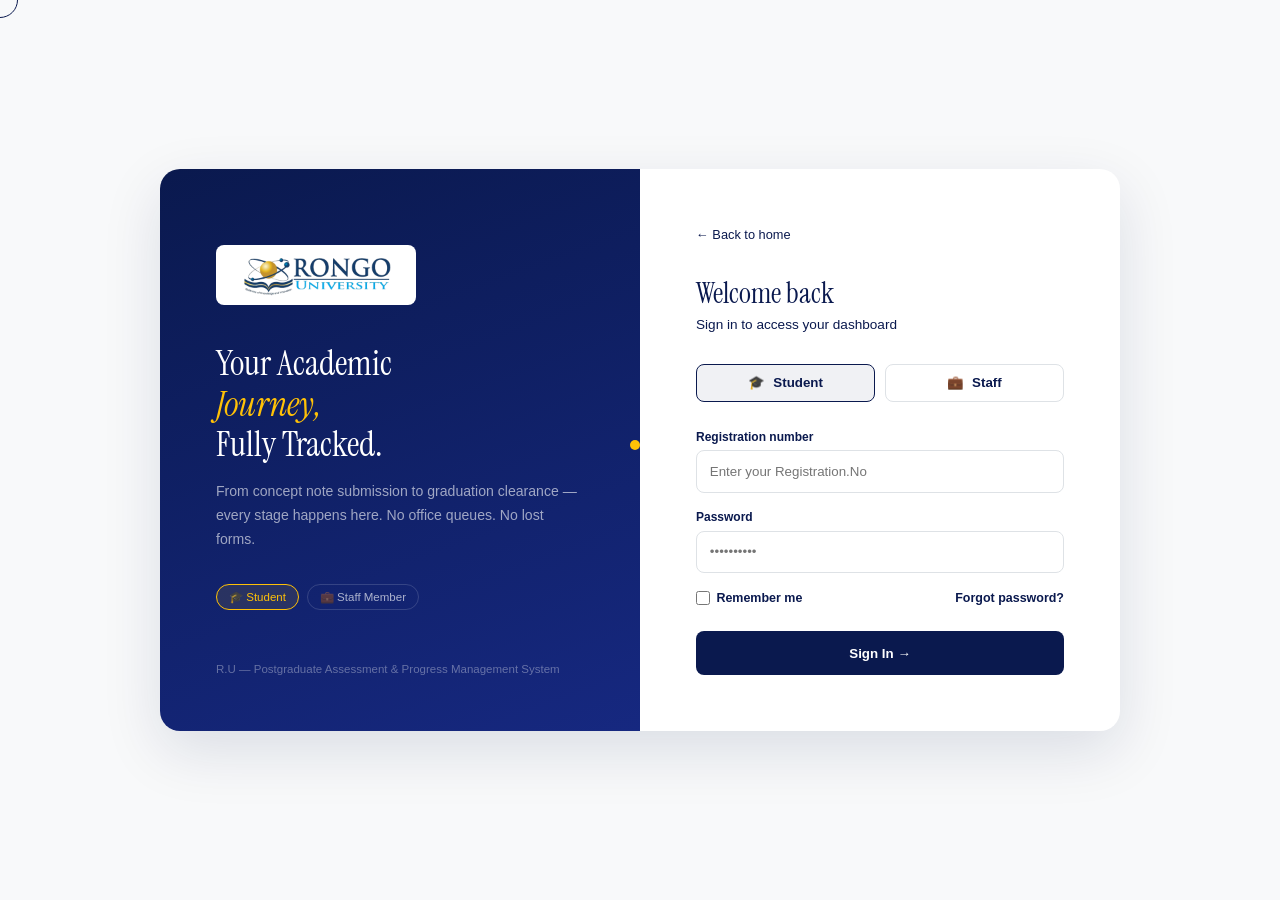
<file: login.html>
<!DOCTYPE html>
<html lang="en">
<head>
    <meta charset="UTF-8">
    <meta name="viewport" content="width=device-width, initial-scale=1.0">
    <title>Sign In — PAPMS</title>
    <link href="https://fonts.googleapis.com/css2?family=Plus+Jakarta+Sans:wght@400;500;600;700;800&family=Instrument+Serif:ital@0;1&display=swap" rel="stylesheet">
    <link rel="stylesheet" href="style.css">
</head>
<body class="login-page">
    <div class="cursor" id="cursor"></div>
    <div class="cursor-ring" id="cursorRing"></div>
<div class="login-wrap">
    <div class="login-left">
        <div class="left-top">
            <a class="left-logo" href="index.html">
                <div class="left-logo-icon">
                    <img src="assets/R.U logo.png" alt="R.U logo" class =logo-visual>
                </div>
            </a>
            <div class="left-title">Your Academic<br/><em>Journey,</em><br/>Fully Tracked.</div>
            <p class="left-desc">From concept note submission to graduation clearance — every stage happens here. No office queues. No lost forms.</p>
            <div class="role-chips">
                <span class="chip active">🎓 Student</span>
                <span class="chip">💼 Staff Member</span>
            </div>
        </div>
        <div class="left-bottom">
            <div class="left-footnote">R.U — Postgraduate Assessment & Progress Management System</div>
        </div>
    </div>

    <div class="login-right">
        <a class="back-link" href="index.html">← Back to home</a>
        <div class="login-h2">Welcome back</div>
        <p class="login-sub">Sign in to access your dashboard</p>

        <div class="role-selector" id="roleSelector">
            <button class="role-btn selected" onclick="selectRole(this, 'student.html')">
                <span class="ico">🎓</span> Student
            </button>
            <button class="role-btn" onclick="selectRole(this, 'staff-dashboard.html')">
                <span class="ico">💼</span> Staff
            </button>
        </div>

        <div class="form-group">
            <label>Registration number</label>
            <input type="Reg.number" id="regNumber" placeholder="Enter your Registration.No">
        </div>
        <div class="form-group">
            <label>Password</label>
            <input type="password" id="password" placeholder="••••••••••">
        </div>
        

        <div class="form-extras">
            <label class="remember"><input type="checkbox"> Remember me</label>
            <a class="forgot" href="#">Forgot password?</a>
        </div>

        <button class="btn-signin" onclick="handleLogin()">Sign In →</button>

        
    </div>
</div>


<div class="toast" id="toast"></div>

<script src="script.js"></script>
</body>
</html>
</file>
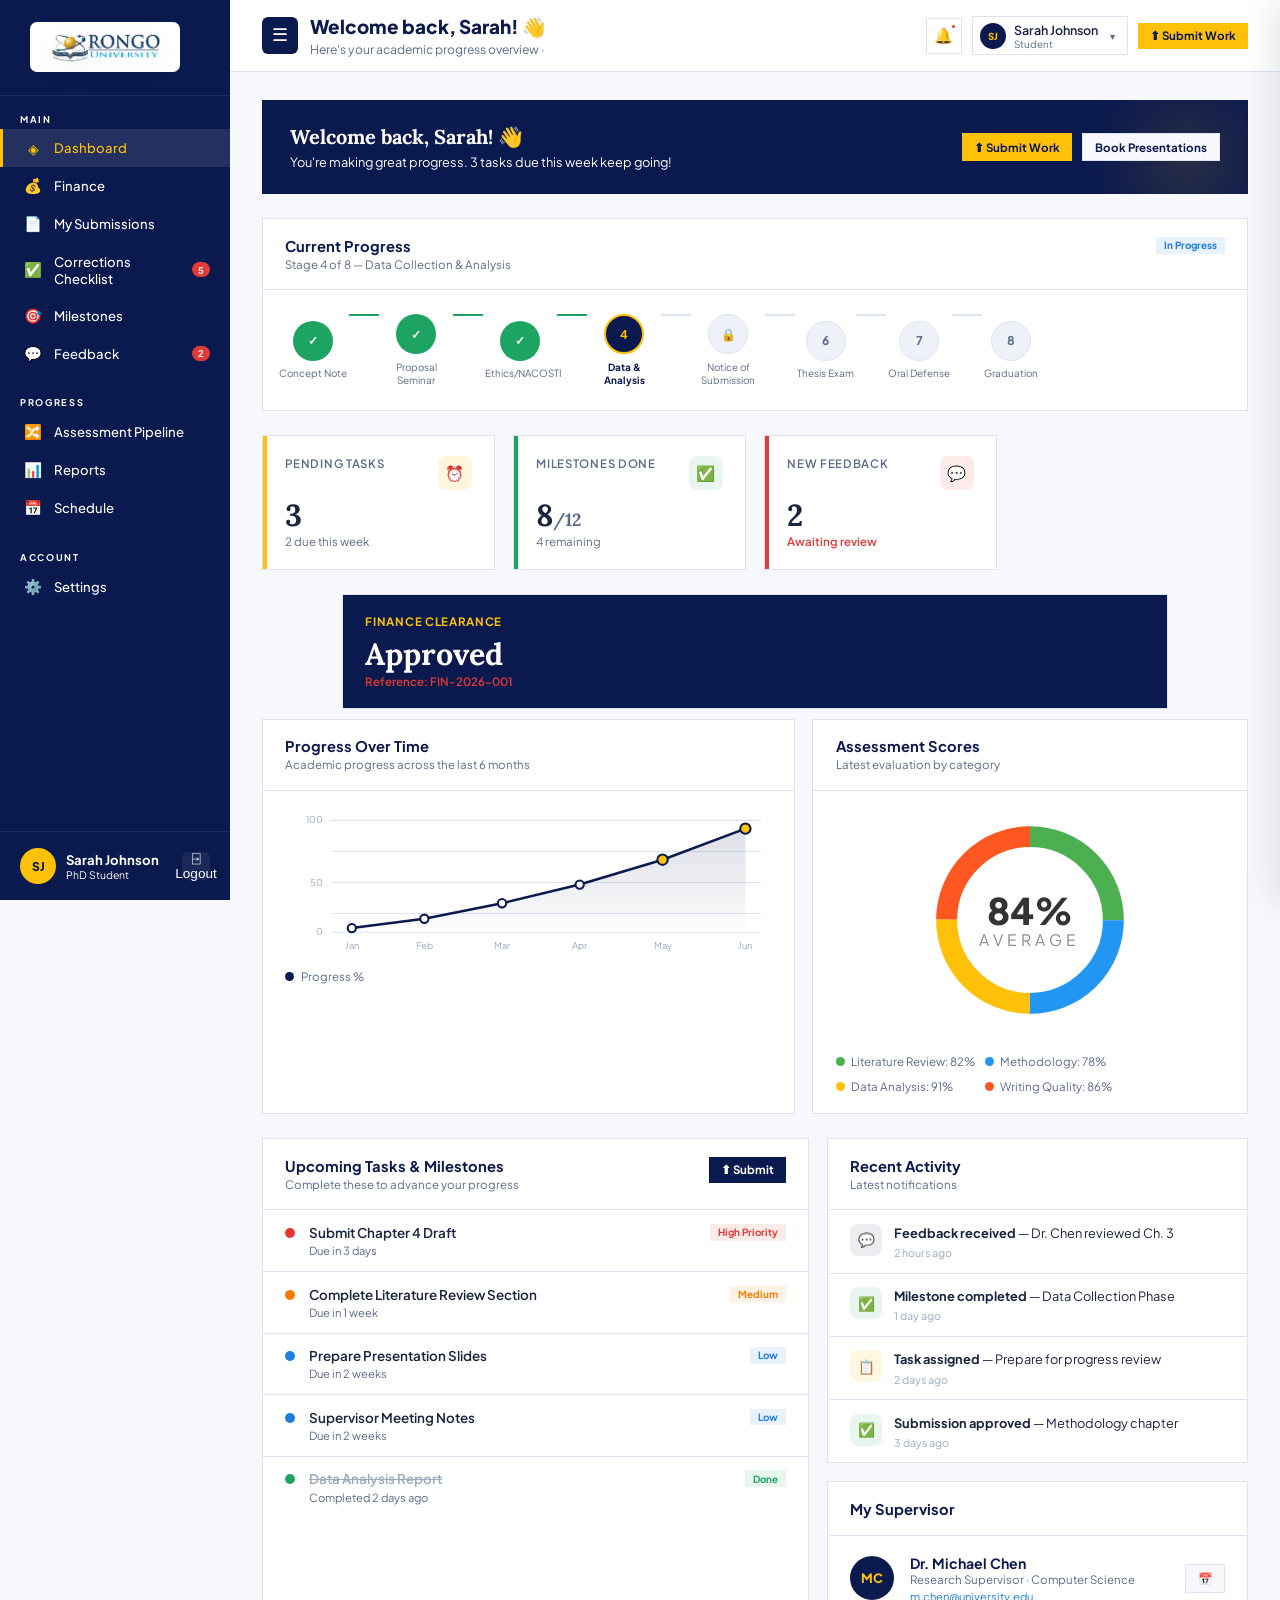
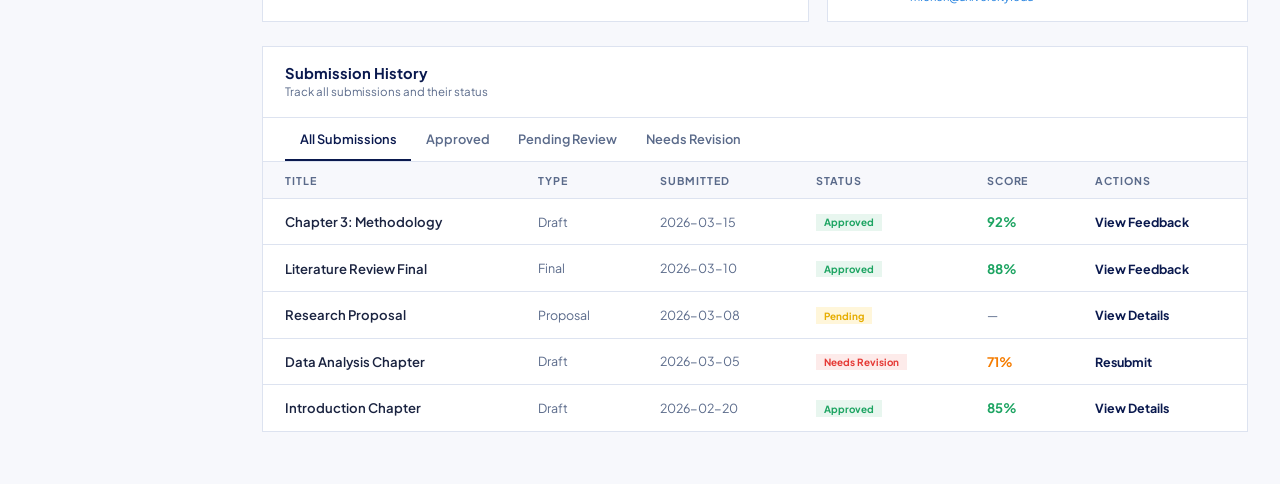
<file: student.html>
<!DOCTYPE html>
<html lang="en">
<head>
<meta charset="UTF-8"/>
<meta name="viewport" content="width=device-width, initial-scale=1.0"/>
<title>Student Dashboard — R.U</title>
<link href="https://fonts.googleapis.com/css2?family=Plus+Jakarta+Sans:wght@300;400;500;600;700;800&family=Lora:ital,wght@0,400;0,600;0,700&display=swap" rel="stylesheet"/>
<style>
:root{
  --navy:#0A194E;
  --navy2:#0D2260;
  --amber:#FFC107;
  --amber2:#FFD54F;
  --amber-dark:#E6AD00;
  --white:#FFFFFF;
  --off:#F7F8FC;
  --off2:#EEF1F8;
  --text:#1A2340;
  --muted:#5A6A8A;
  --soft:#9AAAC0;
  --border:#DDE3F0;
  --green:#1DA462;
  --green-dim:rgba(29,164,98,0.1);
  --red:#E53935;
  --red-dim:rgba(229,57,53,0.1);
  --blue:#1E7EDE;
  --blue-dim:rgba(30,126,222,0.1);
  --orange:#F57C00;
  --orange-dim:rgba(245,124,0,0.1);
  --sidebar-w:230px}
*,*::before,*::after{box-sizing:border-box;margin:0;padding:0}
body{
  font-family:'Plus Jakarta Sans',sans-serif;
  background:var(--off);
  background:var(--off);
  color:var(--text);
  min-height:100vh;
  overflow-x:hidden;
}

.layout{
  display:flex;
  min-height:100vh;
  position:relative;
}
.sidebar{
  background:var(--navy);
  display: flex ;
  flex-direction:column;
  position:fixed;
  top:0;left:0;bottom:0;
  width:var(--sidebar-w);
  height:100vh;
  overflow-y:auto;
  z-index:1000;
  transition:transform 0.28s cubic-bezier(.4,0,.2,1);
  transform:translateX(0);

}
.sidebar.collapsed{
  transform:translateX(calc(-1 * var(--sidebar-w)));
}

@media(max-width:900px){
  .sidebar{
    transform:translateX(calc(-1 * var(--sidebar-w)));
  }
  .sidebar.mobile-open{
    transform:translateX(0);
    box-shadow:8px 0 32px rgba(0,0,0,0.35);
  }
  /* On mobile main never has a left margin */
  main{
    margin-left:0 !important;
  }
}
.sidebar-overlay{
  display:none;
  position:fixed;inset:0;
  background:rgba(0,0,0,0.5);
  z-index:998; /* below sidebar (1000) but above everything else */
}
.sidebar-overlay.visible{display:block;}

.sidebar-logo{
  padding:1.4rem 1.25rem;
  border-bottom:1px solid rgba(255,255,255,0.08);
  display:flex;
  align-items:center;
  gap:0.65rem;
  text-decoration:none
}
.logo-badge{
  width:150px;
  height:50px;
  background:white;
  border-radius:7px;
  display:flex;
  align-items:center;
  justify-content:center;
  font-size:1rem;
  flex-shrink:0;
  margin-left: 10px;
}
.logo-img {
    height: 110px;    
    width: auto;
    object-fit: contain;
    filter: drop-shadow(0 8px 15px rgba(0,0,0,0.08)); 
    margin-left: 0px
}
.sidebar-section{
  padding:1.1rem 0 0.4rem}
.sidebar-section-label{
  font-size:0.58rem;
  font-weight:700;
  letter-spacing:0.18em;
  text-transform:uppercase;
  color:rgb(255, 255, 255);
  padding:0 1.25rem;
  margin-bottom:0.25rem;
  display:block;
}
.nav-item{
  display:flex;
  align-items:center;
  gap:0.7rem;
  padding:0.6rem 1.25rem;
  color:rgb(255, 255, 255);
  font-size:0.82rem;
  font-weight:500;
  cursor:pointer;
  transition:all 0.18s;
  border-left:3px solid transparent}
.nav-item:hover{
  color:#FFC107;
  background:rgba(255,255,255,0.055)}
.nav-item.active{
  color:#FFC107;
  background:rgba(255,255,255,0.1);
  border-left-color:var(--amber)}
.nav-item .ni{
  width:20px;
  display:flex;
  align-items:center;
  justify-content:center;
  font-size:0.9rem;
  flex-shrink:0}
.nav-badge{
  margin-left:auto;
  background:var(--red);
  color:#fff;
  font-size:0.58rem;
  font-weight:700;
  padding:0.1rem 0.38rem;
  border-radius:8px;
  min-width:18px;
  text-align:center}
.sidebar-footer{
  margin-top:auto;
  border-top:1px solid rgba(255,255,255,0.08);
  padding:1rem 1.25rem}
.user-card{
  display:flex;
  align-items:center;
  gap:0.65rem
}
.user-avatar{
  width:36px;
  height:36px;
  border-radius:50%;
  background:var(--amber);
  display:flex;
  align-items:center;
  justify-content:center;
  font-size:0.75rem;
  font-weight:800;
  color:var(--navy);
  flex-shrink:0}
.user-name{
  font-size:0.82rem;
  font-weight:700;
  color:var(--white)}
.user-role{
  font-size:0.65rem;
  color:rgb(255, 255, 255)}
.logout-btn{
  margin-left:auto;
  width:28px;
  height:28px;
  border:none;
  background:rgba(255,255,255,0.07);
  color:rgb(255, 255, 255);
  cursor:pointer;
  border-radius:6px;
  font-size:0.85rem;
  transition:all 0.18s;
  display:flex;
  align-items:center;
  justify-content:center}
.logout-btn:hover{
  background:var(--red-dim);
  color:var(--red)}

main {
  flex:1;
  margin-left:var(--sidebar-w);
  transition:margin-left 0.28s cubic-bezier(.4,0,.2,1);
  display:flex;
  flex-direction:column;
  min-height:100vh;
}
body.sidebar-collapsed main {
  margin-left: 0; /* This removes the white gap from your screenshot */
}
.topbar{
  background:var(--white);
  border-bottom:1px solid var(--border);
  padding:0.9rem 2rem;display:flex;
  justify-content:space-between;
  align-items:center;
  position:sticky;
  top:0;
  z-index:40}
.topbar-title{
  font-size:1.18rem;
  font-weight:800;
  color:var(--navy)}
.topbar-sub{
  font-size:0.76rem;
  color:var(--muted);
  margin-top:0.1rem}
.topbar-left{
    display:flex;
    align-items:center;
    gap:0.75rem;
  }
.mobile-toggle {
  display:flex;
  align-items:center;
  justify-content:center;
  background:var(--navy);
  color:white;
  border:none;
  padding:8px 10px;
  border-radius:6px;
  cursor:pointer;
  font-size:1.1rem;
  transition:background 0.18s;
  flex-shrink:0;
}
.mobile-toggle:hover{
  background:var(--navy2);
}
.topbar-title{
  font-size:1.18rem;
  font-weight:800;
  color:var(--navy)
}
.topbar-sub{
  font-size:0.76rem;
  color:var(--muted);
  margin-top:0.1rem;
}
.topbar-right{
  display:flex;
  align-items:center;
  gap:0.65rem;
}
.icon-btn{
  width:36px;
  height:36px;
  border:1.5px solid var(--border);
  background:var(--white);
  cursor:pointer;
  display:flex;
  align-items:center;
  justify-content:center;
  font-size:0.95rem;
  transition:all 0.18s;
  position:relative}
  
.icon-btn:hover{
  border-color:var(--navy);
  background:var(--off)}
.badge-dot{
  position:absolute;
  top:4px;right:4px;
  width:7px;
  height:7px;
  border-radius:50%;
  background:var(--red);
  border:2px solid var(--white)
}
.user-chip{
  display:flex;
  align-items:center;
  gap:0.5rem;
  border:1.5px solid var(--border);
  background:var(--white);
  padding:0.3rem 0.75rem 0.3rem 0.4rem;
  cursor:pointer;
  transition:border-color 0.18s}
.user-chip:hover{
  border-color:var(--navy)}
.chip-avatar{
  width:26px;
  height:26px;
  border-radius:50%;
  background:var(--navy);
  display:flex;
  align-items:center;
  justify-content:center;
  font-size:0.6rem;
  font-weight:800;
  color:var(--amber)
}
.chip-name{
  font-size:0.78rem;
  font-weight:600;
}
.chip-role{
  font-size:0.62rem;
  color:var(--muted)
}
.btn{
  border:none;
  cursor:pointer;
  font-family:inherit;
  font-weight:700;
  transition:all 0.18s;
  display:inline-flex;
  align-items:center;
  gap:0.4rem
}
.btn-primary{
  background:var(--navy);
  color:var(--white);
  padding:0.55rem 1.1rem;
  font-size:0.8rem
}
.btn-primary:hover{
  background:var(--navy2)
}
.btn-amber{
  background:var(--amber);
  color:var(--navy);
  padding:0.55rem 1.1rem;
  font-size:0.8rem
}
.btn-amber:hover{
  background:var(--amber2)
}
.btn-ghost{
  background:var(--off);
  color:var(--navy);
  padding:0.55rem 1.1rem;
  font-size:0.8rem;
  border:1.5px solid var(--border)
}
.btn-ghost:hover{
  border-color:var(--navy)
}
.btn-sm{
  padding:0.35rem 0.75rem;
  font-size:0.72rem
}
.content{
  padding:1.75rem 2rem;
  flex:1
}
.page{
  display:none
}
.page.active{
  display:block
}
/* welcome banner */
.welcome-banner{
  background:var(--navy);
  padding:1.5rem 1.75rem;
  display:flex;
  justify-content:space-between;
  align-items:center;
  margin-bottom:1.5rem;
  position:relative;
  overflow:hidden
}
.welcome-banner::before{
  content:'';
  position:absolute;
  right:-40px;top:-40px;
  width:200px;
  height:200px;
  background:radial-gradient(circle,rgba(255,193,7,0.12) 0%,transparent 70%)}
.wb-title{font-family:'Lora',serif;
font-size:1.25rem;
font-weight:700;
color:var(--white);
margin-bottom:0.3rem
}
.wb-sub{
  font-size:0.8rem;
  color:rgb(255, 255, 255)}
.wb-actions{
  display:flex;
  gap:0.65rem;
  position:relative}
/* stat cards */
.stats-grid{
  display:grid;
  grid-template-columns:repeat(4,1fr);
  gap:1.1rem;
  margin-bottom:1.5rem}
.stat-card{
  background:var(--white);
  border:1px solid var(--border);
  padding:1.2rem 1.4rem;
  position:relative;
  overflow:hidden}
.stat-card::after{
  content:'';
  position:absolute;
  top:0;
  left:0;
  bottom:0;
  width:4px}
.sc-navy::after{
  background:var(--navy)} 
  .sc-green::after{
    background:var(--green)} 
    .sc-amber::after{
      background:var(--amber)} 
      .sc-red::after{
        background:var(--red)} 
        .sc-blue::after{
  background:var(--blue)}
.stat-head{
  display:flex;
  justify-content:space-between;
  align-items:flex-start;
  margin-bottom:0.65rem}
.stat-label{
  font-size:0.72rem;
  font-weight:600;
  color:var(--muted);
  text-transform:uppercase;
  letter-spacing:0.06em}
.stat-icon{
  width:34px;
  height:34px;
  border-radius:8px;
  display:flex;
  align-items:center;
  justify-content:center;
  font-size:0.95rem}
.si-navy{
  background:rgba(10,25,78,0.08)} 
  .si-green{
    background:var(--green-dim)} 
    .si-amber{
      background:rgba(255,193,7,0.14)} 
      .si-red{background:var(--red-dim)} 
      .si-blue{background:var(--blue-dim)}
.stat-value{
  font-family:'Lora',serif;
  font-size:1.9rem;
  font-weight:700;
  color:var(--text);
  line-height:1;
  margin-bottom:0.25rem}
.trend-up{
  font-size:0.72rem;
  font-weight:600;
  color:var(--green)} 
  .trend-down{
    font-size:0.72rem;
    font-weight:600;
    color:var(--red)}
.stat-meta{
  font-size:0.72rem;
  color:var(--muted);
  margin-top:0.15rem}
.mini-bar{
  margin-top:0.5rem;
  height:4px;
  background:var(--off2);
  border-radius:2px;
  overflow:hidden}
.mini-bar-fill{
  height:100%;
  border-radius:2px}
/* charts */
.charts-row{
  display:grid;
  grid-template-columns:1.1fr 0.9fr;
  gap:1.1rem;
  margin-bottom:1.5rem}
.card{
  background:var(--white);
  border:1px solid var(--border)}
.card-header{
  padding:1.1rem 1.4rem;
  border-bottom:1px solid var(--border);
  display:flex;
  justify-content:space-between;
  align-items:flex-start}
.card-title{
  font-size:0.92rem;
  font-weight:700;
  color:var(--navy)}
.card-sub{
  font-size:0.72rem;
  color:var(--muted);
  margin-top:0.12rem}
.card-body{
  padding:1.2rem 1.4rem}
.card-footer{
  padding:0.75rem 1.4rem;
  border-top:1px solid var(--border);
  background:var(--off)}
.svg-chart{
  width:100%}
  .pie-chart {
  transform: rotate(-90deg); 
}

.pie-chart circle {
  transition: stroke-dasharray 0.3s ease;
}
.chart-text {
    transform: rotate(90deg); 
    transform-origin: center;
}

.pie-number {
    font-size: 7px; 
    font-weight: 800;
    fill: #333;
    text-anchor: middle; 
    dominant-baseline: middle; 
}

.pie-label {
    font-size: 3px;
    fill: #888;
    text-anchor: middle;
    text-transform: uppercase;
    letter-spacing: 0.05rem;
}
.chart-legend{
  display:flex;gap:1.1rem;
  margin-top:0.65rem}
  /* Unique CSS for the Finance Card */
.stat-card-finance {

    background: #0A194E;
    margin-left: 80px;
    margin-right: 80px;
    margin-bottom: 10px;
}

.stat-card-finance {
    position: relative; 
    overflow: hidden;
}

.stat-card-finance::before {
    content: '';
    position: absolute;
    top: 0;
    left: 0;
    right: 0;
    height: 4px; 
    background: var(--yellow);
    transform: scaleX(0);
    transform-origin: left;
    transition: transform 0.4s ease;
}
.stat-card-finance .stat-value.finance-data {
    color: #ffffff; 
    font-weight: 800;
}
.stat-card-finance:hover::before {
    transform: scaleX(1);
}
.stat-card-finance .stat-label {
    color: #FFC107;
    font-weight: bold;
}
.stat-value finance-data.finance-page-container {
    padding: 2rem;
    background-color: #ffffff;
}

.status-pill-cleared {
    background: #d4edda;
    color: #155724;
    padding: 5px 12px;
    border-radius: 15px;
    font-size: 0.8rem;
}

.legend-dot
{width:9px;
  height:9px;
  border-radius:50%;
  flex-shrink:0}
.legend-item{
  display:flex;
  align-items:center;
  gap:0.4rem;
  font-size:0.72rem;
  color:var(--muted)}

/* layout */
.two-col{
  display:grid;
  grid-template-columns:1.3fr 1fr;
  gap:1.1rem;
  margin-bottom:1.5rem}
/* tasks */
.task-item{
  display:flex;
  align-items:flex-start;
  gap:0.85rem;
  padding:0.85rem 1.4rem;
  border-bottom:1px solid var(--border);
  cursor:pointer;
  transition:background 0.15s}
.task-item:hover{
  background:var(--off)}
.task-item:last-child{
  border-bottom:none}
.task-dot{
  width:10px;
  height:10px;
  border-radius:50%;
  flex-shrink:0;
  margin-top:4px}
.td-high{
  background:var(--red)} 
  .td-med{
    background:var(--orange)} 
    .td-low{
      background:var(--blue)} 
      .td-done{background:var(--green)}
.task-body{
  flex:1;
  min-width:0}
.task-title{
  font-size:0.84rem;
  font-weight:600;
  color:var(--text)}
.task-title.struck{
  text-decoration:line-through;
  color:var(--soft)}
.task-meta{
  font-size:0.7rem;
  color:var(--muted);
  margin-top:0.15rem}
.pill{
  font-size:0.62rem;
  font-weight:700;
  padding:0.15rem 0.5rem;
  display:inline-block}
.pill-high{
  background:var(--red-dim);
  color:var(--red)} 
  .pill-med{
    background:var(--orange-dim);
    color:var(--orange)} 
    .pill-low{
      background:var(--blue-dim);
      color:var(--blue)} 
      .pill-done{
        background:var(--green-dim);
        color:var(--green)}
.pill-approved
{background:var(--green-dim);
  color:var(--green)} 
  .pill-pending{
    background:rgba(255,193,7,0.15);
    color:var(--amber-dark)} 
    .pill-revision{background:var(--red-dim);
      color:var(--red)} 
      .pill-review{
        background:var(--blue-dim);
        color:var(--blue)} 
        .pill-draft{
          background:var(--off2);
          color:var(--muted)}
/* activity */
.activity-item{
  display:flex;
  gap:0.75rem;
  padding:0.85rem 1.4rem;
  border-bottom:1px solid var(--border)}
.activity-item:last-child{
  border-bottom:none}
.act-icon{
  width:32px;
  height:32px;
  border-radius:8px;
  display:flex;
  align-items:center;
  justify-content:center;
  font-size:0.85rem;
  flex-shrink:0}
.aci-blue{
  background:var(--blue-dim)} 
  .aci-green{
    background:var(--green-dim)} 
  .aci-amber{
    background:rgba(255,193,7,0.12)} 
  .aci-red{
    background:var(--red-dim)} 
    .aci-navy{
      background:rgba(10,25,78,0.08)}
.act-text{
  font-size:0.8rem;
  color:var(--text);
  line-height:1.5}
.act-time{
  font-size:0.67rem;
  color:var(--soft);
  margin-top:0.18rem}
/* table */
.tbl-wrap{
  overflow-x:auto}
table{
  width:100%;
  border-collapse:collapse}
th{padding:0.7rem 1.4rem;
  font-size:0.67rem;
  font-weight:700;
  letter-spacing:0.09em;
  text-transform:uppercase;
  color:var(--muted);
  text-align:left;
  border-bottom:1px solid var(--border);
  background:var(--off);
  white-space:nowrap}
td{padding:0.85rem 1.4rem;
  border-bottom:1px solid var(--border);
  font-size:0.82rem;
  vertical-align:middle}
tr:last-child td{
  border-bottom:none}
tr:hover td{
  background:rgba(10,25,78,0.018)}
.td-title{
  font-weight:600;
  color:var(--text)} 
  .td-muted{
    color:var(--muted);
    font-size:0.78rem}
.score-good{
  color:var(--green);
  font-weight:700} 
  .score-ok{
    color:var(--orange);
    font-weight:700}
a.link-btn{
  color:var(--navy);
  font-size:0.78rem;
  font-weight:700;
  text-decoration:none;
  cursor:pointer}
a.link-btn:hover{
  color:var(--amber-dark)
}
/* tabs */
.tabs{
  display:flex;
  border-bottom:1px solid var(--border);
  padding:0 1.4rem;gap:0;
  overflow-x:auto;
}
.tab{
  padding:0.8rem 0.9rem;
  font-size:0.8rem;
  font-weight:600;
  color:var(--muted);
  cursor:pointer;
  border-bottom:2.5px solid transparent;
  transition:all 0.18s;white-space:nowrap}
.tab:hover{color:var(--navy)}
.tab.active{color:var(--navy);
  border-bottom-color:var(--navy)}
.tab-pane{display:none}
.tab-pane.active{display:block}
/* pipeline */
.pipeline{
  display:flex;
  gap:0;
  overflow-x:auto;
  padding:1.2rem 1.4rem;
}
.pipeline-step{
  display:flex;
  align-items:center;
  gap:0;
  flex-shrink:0;
}
.pipeline-node{
  display:flex;
  flex-direction:column;
  align-items:center;
  gap:0.4rem;
}
.pn-circle{
  width:40px;
  height:40px;
  border-radius:
  50%;display:flex;
  align-items:center;
  justify-content:center;
  font-size:0.75rem;
  font-weight:700;
  flex-shrink:0;
}
.pn-done{
  background:var(--green);
  color:white
} 
.pn-active{
  background:var(--navy);
  color:var(--amber);
  border:2px solid var(--amber)
} 
.pn-pending{
  background:var(--off2);
  color:var(--muted);
  border:1.5px solid var(--border)
}
.pn-label{
  font-size:0.62rem;
  color:var(--muted);
  text-align:center;
  max-width:70px;
  line-height:1.3;
}
.pipeline-arrow{
  width:30px;
  height:2px;
  background:var(--border);
  margin:0 2px;
  flex-shrink:0;
  margin-bottom:16px
}
.pipeline-arrow.done-arrow{
  background:var(--green)
}
/* pbar */
.pbar-wrap{
  display:flex;
  align-items:center;
  gap:0.7rem;
}
.pbar{
  height:7px;
  background:var(--off2);
  border-radius:4px;
  overflow:hidden;
  flex:1
}
.pbar-fill{
  height:100%;
  border-radius:4px;
  background:var(--navy)
}
.pbar-val{
  font-size:0.72rem;
  font-weight:700;
  color:var(--text);
  min-width:32px;
  text-align:right
}
/* milestone */
.ms-item{
  display:flex;
  gap:1rem;
  padding:0.9rem 1.4rem;
  border-bottom:1px solid var(--border);
  align-items:flex-start;
  transition:background 0.15s;
  cursor:pointer}
.ms-item:hover{
  background:var(--off)
}
.ms-item:last-child{
  border-bottom:none
}
.ms-icon{
  width:36px;
  height:36px;
  border-radius:8px;
  display:flex;
  align-items:center;
  justify-content:center;
  font-size:0.9rem;
  flex-shrink:0;
}
.ms-done{
  background:var(--green-dim);
  color:var(--green);
  border:1px solid rgba(29,164,98,0.2)
}
.ms-active{
  background:rgba(10,25,78,0.08);
  color:var(--navy);
  border:1px solid rgba(10,25,78,0.15)
}
.ms-upcoming{
  background:var(--off2);
  color:var(--soft);
  border:1px solid var(--border)
}
.ms-title{
  font-size:0.85rem;
  font-weight:700;
  color:var(--text)
}
.ms-desc{
  font-size:0.72rem;
  color:var(--muted);
  margin-top:0.15rem;
}
.ms-date-tag{
  font-size:0.7rem;
  font-weight:600;
  margin-top:0.2rem
}
.dg{
  color:var(--green)
} .do{
  color:var(--orange)
} .dr{
  color:var(--red)
} .dm{
  color:var(--soft)
}
/* feedback */
.feedback-card{
  border:1px solid var(--border);
  padding:1.25rem;
  margin-bottom:1rem}

.fc-header{
  display:flex;
  justify-content:space-between;
  align-items:flex-start;
  margin-bottom:0.75rem
}
.fc-from{
  font-size:0.85rem;
  font-weight:700;
  color:var(--navy)
}
.fc-date{
  font-size:0.7rem;
  color:var(--muted);
  margin-top:0.1rem
}
.fc-body{
  font-size:0.84rem;
  color:var(--text);
  line-height:1.75
}
.fc-score{
  display:flex;
  align-items:center;
  gap:0.5rem;
  margin-top:0.75rem;
  padding-top:0.75rem;
  border-top:1px solid var(--border)
}
.fc-score-val{
  font-size:0.85rem;
  font-weight:800
}
.fc-score-label{
  font-size:0.72rem;
  color:var(--muted)
}
/* Styling for the Finance Clearance Gate Alert */

#finance-alert.alert-warning {
    background-color: #0A194E; /* Deep Navy Background */
    color: #ffffff;            /* White Text */
    padding: 1.25rem;
    border-radius: 8px;
    border-left: 5px solid var(--yellow); /* Accent line to grab attention */
    margin-bottom: 1.5rem;
    display: flex;
    align-items: center;
    box-shadow: 0 4px 12px rgba(10, 25, 78, 0.15);
}
#finance-alert {
    background-color: #0A194E !important; /* Force Navy Background */
    color: #ffffff !important;            /* Force White Text */
    padding: 1.25rem;
    border-radius: 8px;
    border-left: 5px solid #FFC107;      /* Using your --amber variable color */
    margin-bottom: 1.5rem;
    display: flex !important;            /* Force it to be visible */
    align-items: center;
    box-shadow: 0 4px 12px rgba(10, 25, 78, 0.15);
}
#finance-alert strong {
  color: #FFC107; /* Matches your Amber/Yellow theme */
  margin-right: 5px;
}

#finance-alert .alert-text {
    font-size: 0.95rem;
    line-height: 1.6;
}
/* modal */
.modal-overlay{
  position:fixed;
  inset:0;
  background:rgba(0,0,0,0.4);
  z-index:200;display:flex;
  align-items:center;
  justify-content:center;
  padding:1rem;
  opacity:0;
  pointer-events:none;
  transition:opacity 0.2s
}
.modal-overlay.open{
  opacity:1;
  pointer-events:all
}
.modal{
  background:var(--white);
  width:100%;
  max-width:560px;
  max-height:90vh;
  overflow-y:auto;
  transform:translateY(20px);
  transition:transform 0.2s
}

.modal-overlay.open .modal{
  transform:translateY(0)
}
.modal-header{
  padding:1.25rem 1.5rem;
  border-bottom:1px solid var(--border);
  display:flex;
  justify-content:space-between;
  align-items:center
}
.modal-title{
  font-size:1rem;
  font-weight:700;
  color:var(--navy)
}
.modal-close{
  width:30px;
  height:30px;
  border:none;
  background:var(--off);
  cursor:pointer;
  font-size:1rem;
  display:flex;
  align-items:center;
  justify-content:center;
  border-radius:4px
}
.modal-body{
  padding:1.5rem
}
.form-group{
  margin-bottom:1.1rem
}
.form-label{
  display:block;
  font-size:0.7rem;
  font-weight:700;
  letter-spacing:0.09em;
  text-transform:uppercase;
  color:var(--muted);
  margin-bottom:0.4rem;
}
.form-input,.form-select,.form-textarea{
  width:100%;
  background:var(--off);
  border:1.5px solid var(--border);
  padding:0.72rem 0.9rem;
  font-family:inherit;
  font-size:0.88rem;
  color:var(--text);
  outline:none;
  transition:border-color 0.18s;
  border-radius:0
}
.form-input:focus,
.form-select:focus,
.form-textarea:focus{border-color:var(--navy);
  background:var(--white)
}
.form-textarea{
  resize:vertical;
  min-height:90px
}
.form-row{
  display:grid;
  grid-template-columns:1fr 1fr;gap:1rem
}
.modal-footer{
  padding:1rem 1.5rem;
  border-top:1px solid var(--border);
  display:flex;
  justify-content:flex-end;
  gap:0.65rem
}
.erp-status-card{
  border:1px solid var(--border);border-radius:6px;padding:1.5rem;
  margin-bottom:1.5rem;background:var(--white);
}
.erp-status-header{display:flex;justify-content:space-between;align-items:flex-start;margin-bottom:1.25rem;}
.erp-status-title{font-size:0.95rem;font-weight:700;color:var(--navy);margin-bottom:0.2rem;}
.erp-status-sub{font-size:0.75rem;color:var(--muted);}

/* Status indicator strip */
.erp-indicator{
  display:flex;align-items:center;gap:0.6rem;
  padding:0.65rem 1rem;border-radius:5px;margin-bottom:1rem;
  font-size:0.82rem;font-weight:600;
}
.erp-indicator.status-approved{background:var(--green-dim);color:var(--green);border:1px solid rgba(29,164,98,0.25);}
.erp-indicator.status-pending{background:rgba(255,193,7,0.12);color:#b37f00;border:1px solid rgba(255,193,7,0.3);}
.erp-indicator.status-returned{background:var(--red-dim);color:var(--red);border:1px solid rgba(229,57,53,0.25);}
.erp-indicator.status-idle{background:var(--off2);color:var(--muted);border:1px solid var(--border);}

.erp-dot{width:10px;height:10px;border-radius:50%;flex-shrink:0;}
.dot-approved{background:var(--green);}
.dot-pending{background:var(--amber);animation:pulse 1.4s infinite;}
.dot-returned{background:var(--red);}
.dot-idle{background:var(--muted);}
@keyframes pulse{0%,100%{opacity:1}50%{opacity:0.4}}

/* Fee gate warning (outstanding balance) */
.fee-gate-banner{
  background:#fff8e1;border:1px solid #ffe082;border-left:4px solid var(--amber);
  border-radius:4px;padding:1.1rem 1.25rem;margin-bottom:1.25rem;display:flex;gap:0.9rem;align-items:flex-start;
}
.fee-gate-banner .gate-icon{font-size:1.3rem;flex-shrink:0;margin-top:0.05rem;}
.fee-gate-banner .gate-body{flex:1;}
.fee-gate-banner .gate-title{font-size:0.88rem;font-weight:700;color:#7c5800;margin-bottom:0.3rem;}
.fee-gate-banner .gate-text{font-size:0.8rem;color:#7c5800;line-height:1.6;}
.fee-gate-banner .gate-contact{font-size:0.77rem;margin-top:0.5rem;color:#7c5800;font-weight:600;}

/* ERP response detail box */
.erp-response-box{
  background:var(--off);border:1px solid var(--border);border-radius:5px;padding:1rem 1.1rem;
  margin-top:0.75rem;font-size:0.8rem;
}
.erp-response-row{display:flex;gap:1rem;padding:0.35rem 0;border-bottom:1px solid var(--border);}
.erp-response-row:last-child{border-bottom:none;}
.erp-key{color:var(--muted);font-weight:600;min-width:140px;font-size:0.75rem;text-transform:uppercase;letter-spacing:0.04em;}
.erp-val{color:var(--text);font-weight:500;}
.erp-val.ref-code{font-family:monospace;background:rgba(10,25,78,0.06);padding:0.1rem 0.4rem;border-radius:3px;color:var(--navy);}

/* Loading spinner */
.erp-loading{
  display:flex;align-items:center;gap:0.75rem;padding:1rem;
  font-size:0.82rem;color:var(--muted);
}
.spinner{
  width:18px;height:18px;border:2.5px solid var(--border);
  border-top-color:var(--navy);border-radius:50%;
  animation:spin 0.7s linear infinite;flex-shrink:0;
}
@keyframes spin{to{transform:rotate(360deg)}}


.clearance-summary-grid{display:grid;grid-template-columns:repeat(3,1fr);gap:1rem;margin-bottom:1.5rem;}
.clearance-tile{
  background:var(--white);border:1px solid var(--border);border-radius:5px;
  padding:1rem 1.1rem;
}
.clearance-tile-label{font-size:0.67rem;font-weight:700;text-transform:uppercase;letter-spacing:0.07em;color:var(--muted);margin-bottom:0.4rem;}
.clearance-tile-val{font-size:1.05rem;font-weight:800;color:var(--navy);}
.clearance-tile-sub{font-size:0.7rem;color:var(--muted);margin-top:0.15rem;}

.privacy-note{
  background:rgba(30,126,222,0.04);border:1px solid rgba(30,126,222,0.15);
  border-radius:4px;padding:0.75rem 1rem;margin-top:1rem;
  display:flex;gap:0.6rem;align-items:flex-start;font-size:0.77rem;color:var(--muted);
}

/* notif panel */
.notif-panel{
  position:fixed;
  top:0;
  right:0;
  bottom:0;
  width:340px;
  background:var(--white);
  border-left:1px solid var(--border);
  z-index:150;
  transform:translateX(100%);
  transition:transform 0.28s
  ;box-shadow:-8px 0 30px rgba(10,25,78,0.1);
  overflow-y:auto
}
.notif-panel.open{
  transform:translateX(0)
}
.notif-panel-header{
  padding:1.25rem 1.5rem;
  border-bottom:1px solid var(--border);
  display:flex;
  justify-content:space-between;
  align-items:center;
  position:sticky;
  top:0;
  background:var(--white);
  z-index:1}
.notif-item{padding:1rem 1.5rem;border-bottom:1px solid var(--border);display:flex;gap:0.75rem;cursor:pointer;transition:background 0.15s}
.notif-item:hover{background:var(--off)}
.notif-item.unread{background:rgba(10,25,78,0.025)}
.ni-dot{width:8px;height:8px;border-radius:50%;flex-shrink:0;margin-top:5px}
.ni-blue{background:var(--blue)} 
.ni-green{background:var(--green)} 
.ni-red{background:var(--red)}
 .ni-amber{background:var(--amber)}
.notif-text{font-size:0.82rem;color:var(--text);line-height:1.5}
.notif-time{font-size:0.67rem;color:var(--soft);margin-top:0.18rem}
/* alert */
.alert{display:flex;gap:0.75rem;padding:0.85rem 1rem;border-left:3px solid;margin-bottom:1rem}
.alert-info{background:var(--blue-dim);border-color:var(--blue)}
.alert-warning{background:rgba(255,193,7,0.1);border-color:var(--amber)}
.alert-success{background:var(--green-dim);border-color:var(--green)}
.alert-error{background:var(--red-dim);border-color:var(--red)}
.alert-text{font-size:0.82rem;color:var(--text);line-height:1.5}
.section-head{display:flex;justify-content:space-between;align-items:flex-end;margin-bottom:1.1rem}
.section-title{font-family:'Lora',serif;font-size:1.15rem;font-weight:700;color:var(--navy)}
.section-sub{font-size:0.78rem;color:var(--muted);margin-top:0.2rem}
/* Ensure content stays beside sidebar on laptops */
@media(max-width:900px){
  .stats-grid{grid-template-columns:1fr 1fr}
  .charts-row,.two-col{grid-template-columns:1fr}
  .clearance-summary-grid{grid-template-columns:1fr 1fr;}
  .topbar{padding:0.75rem 1rem;}
  .content{padding:1.25rem 1rem;}
  .wb-actions{flex-direction:column;gap:0.4rem;}
}
</style>
</head>
<body>
  <div class="sidebar-overlay" id="sidebar-overlay" onclick="toggleSidebar()"></div>
<aside class="sidebar">
  <a class="sidebar-logo" href="index.html">
    <div class="logo-badge">
      <img src="assets/R.U logo.png" alt="R.U logo" class="logo-img">
    </div>
    
  </a>
  <div class="sidebar-section">
    <span class="sidebar-section-label">Main</span>
    <div class="nav-item active" onclick="nav('dashboard',this)"><span class="ni">◈</span> Dashboard</div>
    <div class="nav-item" onclick="nav('finance',this)"><span class="ni">💰</span>Finance</div>
    <div class="nav-item" onclick="nav('submissions',this)"><span class="ni">📄</span> My Submissions</div>
    <div class="nav-item" onclick="nav('corrections',this)"><span class="ni">✅</span> Corrections Checklist <span class="nav-badge" id="corrections-badge">5</span></div>
    <div class="nav-item" onclick="nav('milestones',this)"><span class="ni">🎯</span> Milestones</div>
    <div class="nav-item" onclick="nav('feedback',this)"><span class="ni">💬</span> Feedback <span class="nav-badge">2</span></div>
  </div>
  <div class="sidebar-section">
    <span class="sidebar-section-label">Progress</span>
    <div class="nav-item" onclick="nav('pipeline',this)"><span class="ni">🔀</span> Assessment Pipeline</div>
    <div class="nav-item" onclick="nav('reports',this)"><span class="ni">📊</span> Reports</div>
    <div class="nav-item" onclick="nav('schedule',this)"><span class="ni">📅</span> Schedule</div>
  </div>
  <div class="sidebar-section">
    <span class="sidebar-section-label">Account</span>
    <div class="nav-item" onclick="nav('settings',this)"><span class="ni">⚙️</span> Settings</div>
  </div>
  <div class="sidebar-footer">
    <div class="user-card">
      <div class="user-avatar">SJ</div>
      <div><div class="user-name">Sarah Johnson</div><div class="user-role">PhD Student</div></div>
      <button class="logout-btn" onclick="window.location.href='login.html'">⍈ Logout</button>
    </button>
    </div>
  </div>
</aside>
 
<main>
  <div class="topbar">
    <div class="topbar-left">
      <button class="mobile-toggle" onclick="toggleSidebar()">☰</button>
      <div>
        <div class="topbar-title" id="tb-title">Welcome back, Sarah! 👋</div>
        <div class="topbar-sub" id="tb-sub">
          Here's your academic progress overview · <span id="current-date"></span>
        </div>
      </div>
    </div>
    
    <div class="topbar-right">
      <button class="icon-btn" onclick="toggleNotif()">🔔<span class="badge-dot"></span></button>
      <div class="user-chip">
        <div class="chip-avatar">SJ</div>
        <div><div class="chip-name">Sarah Johnson</div><div class="chip-role">Student</div></div>
        <span style="font-size:0.6rem;color:var(--muted);margin-left:4px">▾</span>
      </div>
      <button class="btn btn-amber btn-sm" onclick="openM('modal-submit')">⬆ Submit Work</button>
    </div>
  </div>
 
  <div class="content">
 
    <!-- DASHBOARD -->
    <div class="page active" id="page-dashboard">
      <div class="welcome-banner">
        <div><div class="wb-title">Welcome back, Sarah! 👋</div><div class="wb-sub">You're making great progress. 3 tasks due this week   keep going!</div></div>
        <div class="wb-actions"><button class="btn btn-amber btn-sm" onclick="openM('modal-submit')">⬆ Submit Work</button><button class="btn btn-ghost btn-sm" onclick="openM('modal-meeting',null)">Book Presentations</button></div>
      </div>

      <div class="card" style="margin-bottom:1.5rem">
  <div class="card-header">
    <div>
      <div class="card-title">Current Progress</div>
      <div class="card-sub">Stage 4 of 8 — Data Collection & Analysis</div>
    </div>
    <div class="pill pill-review">In Progress</div>
  </div>
  
  <div class="pipeline" style="padding: 1.5rem 1rem;">
    <div class="pipeline-step">
      <div class="pipeline-node">
        <div class="pn-circle pn-done">✓</div>
        <div class="pn-label">Concept Note</div>
      </div>
    </div>
    <div class="pipeline-arrow done-arrow"></div>

    <div class="pipeline-step">
      <div class="pipeline-node">
        <div class="pn-circle pn-done">✓</div>
        <div class="pn-label">Proposal Seminar</div>
      </div>
    </div>
    <div class="pipeline-arrow done-arrow"></div>

    <div class="pipeline-step">
      <div class="pipeline-node">
        <div class="pn-circle pn-done">✓</div>
        <div class="pn-label">Ethics/NACOSTI</div>
      </div>
    </div>
    <div class="pipeline-arrow done-arrow"></div>

    <div class="pipeline-step">
      <div class="pipeline-node">
        <div class="pn-circle pn-active">4</div>
        <div class="pn-label" style="color:var(--navy);font-weight:700">Data & Analysis</div>
      </div>
    </div>
    <div class="pipeline-arrow"></div>

    <div class="pipeline-step">
      <div class="pipeline-node">
        <div class="pn-circle pn-pending">🔒</div>
        <div class="pn-label">Notice of Submission</div>
      </div>
    </div>
    <div class="pipeline-arrow"></div>

    <div class="pipeline-step">
      <div class="pipeline-node">
        <div class="pn-circle pn-pending">6</div>
        <div class="pn-label">Thesis Exam</div>
      </div>
    </div>
    <div class="pipeline-arrow"></div>

    <div class="pipeline-step">
      <div class="pipeline-node">
        <div class="pn-circle pn-pending">7</div>
        <div class="pn-label">Oral Defense</div>
      </div>
    </div>
    <div class="pipeline-arrow"></div>

    <div class="pipeline-step">
      <div class="pipeline-node">
        <div class="pn-circle pn-pending">8</div>
        <div class="pn-label">Graduation</div>
      </div>
    </div>
  </div>
</div>

      <div class="stats-grid">
        <div class="stat-card sc-amber">
          <div class="stat-head"><div class="stat-label">Pending Tasks</div><div class="stat-icon si-amber">⏰</div></div>
          <div class="stat-value">3</div>
          <div class="stat-meta">2 due this week</div>
        </div>
        <div class="stat-card sc-green">
          <div class="stat-head"><div class="stat-label">Milestones Done</div><div class="stat-icon si-green">✅</div></div>
          <div class="stat-value">8<span style="font-size:1.1rem;color:var(--muted)">/12</span></div>
          <div class="stat-meta">4 remaining</div>
        </div>
        <div class="stat-card sc-red" onclick="showPage('page-feedback')" style="cursor: pointer;">
          <div class="stat-head"><div class="stat-label">New Feedback</div><div class="stat-icon si-red">💬</div></div>
          <div class="stat-value">2</div>
          <div class="trend-down">Awaiting review</div>
        </div>
      </div>
    
      <div class="stat-card stat-card-finance">
        <div class="stat-head">
          <div class="stat-label">FINANCE CLEARANCE</div>
  
        </div>
        
        <div class="stat-value finance-data">Approved</div>
        <div class="trend-down finance-data">Reference: FIN-2026-001</div>
        
        <div class="privacy-mask" style="display: none;">••••••••</div>
      </div>
      
      <div class="charts-row">
        <div class="card">
          <div class="card-header">
            <div><div class="card-title">Progress Over Time</div><div class="card-sub">Academic progress across the last 6 months</div></div>
          </div>
          <div class="card-body">
            <svg class="svg-chart" viewBox="0 0 460 140" style="height:145px">
              <defs><linearGradient id="pg" x1="0" y1="0" x2="0" y2="1"><stop offset="0%" stop-color="#0A194E" stop-opacity="0.14"/><stop offset="100%" stop-color="#0A194E" stop-opacity="0.01"/></linearGradient></defs>
              <line x1="40" y1="10" x2="455" y2="10" stroke="#DDE3F0" stroke-width="1"/>
              <line x1="40" y1="40" x2="455" y2="40" stroke="#DDE3F0" stroke-width="1"/>
              <line x1="40" y1="70" x2="455" y2="70" stroke="#DDE3F0" stroke-width="1"/>
              <line x1="40" y1="100" x2="455" y2="100" stroke="#DDE3F0" stroke-width="1"/>
              <line x1="40" y1="118" x2="455" y2="118" stroke="#DDE3F0" stroke-width="1"/>
              <text x="32" y="13" font-size="9" fill="#9AAAC0" text-anchor="end">100</text>
              <text x="32" y="73" font-size="9" fill="#9AAAC0" text-anchor="end">50</text>
              <text x="32" y="121" font-size="9" fill="#9AAAC0" text-anchor="end">0</text>
              <path d="M60,114 L130,105 L205,90 L280,72 L360,48 L440,18 L440,118 L60,118Z" fill="url(#pg)"/>
              <polyline points="60,114 130,105 205,90 280,72 360,48 440,18" fill="none" stroke="#0A194E" stroke-width="2.5" stroke-linecap="round" stroke-linejoin="round"/>
              <circle cx="60" cy="114" r="4" fill="#fff" stroke="#0A194E" stroke-width="2"/>
              <circle cx="130" cy="105" r="4" fill="#fff" stroke="#0A194E" stroke-width="2"/>
              <circle cx="205" cy="90" r="4" fill="#fff" stroke="#0A194E" stroke-width="2"/>
              <circle cx="280" cy="72" r="4" fill="#fff" stroke="#0A194E" stroke-width="2"/>
              <circle cx="360" cy="48" r="5" fill="#FFC107" stroke="#0A194E" stroke-width="2"/>
              <circle cx="440" cy="18" r="5" fill="#FFC107" stroke="#0A194E" stroke-width="2"/>
              <text x="60" y="134" font-size="9" fill="#9AAAC0" text-anchor="middle">Jan</text>
              <text x="130" y="134" font-size="9" fill="#9AAAC0" text-anchor="middle">Feb</text>
              <text x="205" y="134" font-size="9" fill="#9AAAC0" text-anchor="middle">Mar</text>
              <text x="280" y="134" font-size="9" fill="#9AAAC0" text-anchor="middle">Apr</text>
              <text x="360" y="134" font-size="9" fill="#9AAAC0" text-anchor="middle">May</text>
              <text x="440" y="134" font-size="9" fill="#9AAAC0" text-anchor="middle">Jun</text>
            </svg>
            <div class="chart-legend"><div class="legend-item"><div class="legend-dot" style="background:var(--navy)"></div>Progress %</div></div>
          </div>
        </div>
        <div class="card">
          <div class="card-header">
            <div>
              <div class="card-title">Assessment Scores</div>
              <div class="card-sub">Latest evaluation by category</div>
            </div>
          </div>
          <div class="card-body">
            <div class="pie-container" style="display: flex; justify-content: center; align-items: center;">
                <svg width="220" height="220" viewBox="0 0 42 42" class="pie-chart">
                    <circle cx="21" cy="21" r="15.915" fill="transparent" stroke="#f2f2f2" stroke-width="4"></circle>
        
                    <circle cx="21" cy="21" r="15.915" fill="transparent" stroke="#4CAF50" stroke-width="4" 
                            stroke-dasharray="25 75" stroke-dashoffset="100"></circle>
        
                    <circle cx="21" cy="21" r="15.915" fill="transparent" stroke="#2196F3" stroke-width="4" 
                            stroke-dasharray="25 75" stroke-dashoffset="75"></circle>
        
                    <circle cx="21" cy="21" r="15.915" fill="transparent" stroke="#FFC107" stroke-width="4" 
                            stroke-dasharray="25 75" stroke-dashoffset="50"></circle>
        
                    <circle cx="21" cy="21" r="15.915" fill="transparent" stroke="#FF5722" stroke-width="4" 
                            stroke-dasharray="25 75" stroke-dashoffset="25"></circle>
                            <g class="chart-text">
                              <text x="21" y="20" class="pie-number">84%</text>
                              <text x="21" y="26" class="pie-label">Average</text>
                          </g>
                </svg>
            </div>
        
            <div class="chart-legend" style="margin-top:1.5rem">
                <div class="legend-grid" style="display: grid; grid-template-columns: 1fr 1fr; gap: 10px;">
                    <div class="legend-item"><div class="legend-dot" style="background:#4CAF50"></div> Literature Review: 82%</div>
                    <div class="legend-item"><div class="legend-dot" style="background:#2196F3"></div> Methodology: 78%</div>
                    <div class="legend-item"><div class="legend-dot" style="background:#FFC107"></div> Data Analysis: 91%</div>
                    <div class="legend-item"><div class="legend-dot" style="background:#FF5722"></div> Writing Quality: 86%</div>
                </div>
            </div>
        </div>
      
          </div>
        </div>
      <div class="two-col">
        <div class="card">
          <div class="card-header"><div><div class="card-title">Upcoming Tasks & Milestones</div><div class="card-sub">Complete these to advance your progress</div></div><button class="btn btn-primary btn-sm" onclick="openM('modal-submit')">⬆ Submit</button></div>
          <div class="task-item"><div class="task-dot td-high"></div><div class="task-body"><div class="task-title">Submit Chapter 4 Draft</div><div class="task-meta">Due in 3 days</div></div><span class="pill pill-high">High Priority</span></div>
          <div class="task-item"><div class="task-dot td-med"></div><div class="task-body"><div class="task-title">Complete Literature Review Section</div><div class="task-meta">Due in 1 week</div></div><span class="pill pill-med">Medium</span></div>
          <div class="task-item"><div class="task-dot td-low"></div><div class="task-body"><div class="task-title">Prepare Presentation Slides</div><div class="task-meta">Due in 2 weeks</div></div><span class="pill pill-low">Low</span></div>
          <div class="task-item"><div class="task-dot td-low"></div><div class="task-body"><div class="task-title">Supervisor Meeting Notes</div><div class="task-meta">Due in 2 weeks</div></div><span class="pill pill-low">Low</span></div>
          <div class="task-item"><div class="task-dot td-done"></div><div class="task-body"><div class="task-title struck">Data Analysis Report</div><div class="task-meta">Completed 2 days ago</div></div><span class="pill pill-done">Done</span></div>
        </div>
        <div style="display:flex;flex-direction:column;gap:1.1rem">
          <div class="card">
            <div class="card-header"><div><div class="card-title">Recent Activity</div><div class="card-sub">Latest notifications</div></div></div>
            <div class="activity-item"><div class="act-icon aci-navy">💬</div><div><div class="act-text"><strong>Feedback received</strong> — Dr. Chen reviewed Ch. 3</div><div class="act-time">2 hours ago</div></div></div>
            <div class="activity-item"><div class="act-icon aci-green">✅</div><div><div class="act-text"><strong>Milestone completed</strong> — Data Collection Phase</div><div class="act-time">1 day ago</div></div></div>
            <div class="activity-item"><div class="act-icon aci-amber">📋</div><div><div class="act-text"><strong>Task assigned</strong> — Prepare for progress review</div><div class="act-time">2 days ago</div></div></div>
            <div class="activity-item"><div class="act-icon aci-green">✅</div><div><div class="act-text"><strong>Submission approved</strong> — Methodology chapter</div><div class="act-time">3 days ago</div></div></div>
          </div>
          <div class="card">
            <div class="card-header"><div class="card-title">My Supervisor</div></div>
            <div style="padding:1.1rem 1.4rem;display:flex;align-items:center;gap:1rem">
              <div style="width:44px;height:44px;border-radius:50%;background:var(--navy);display:flex;align-items:center;justify-content:center;font-size:0.8rem;font-weight:800;color:var(--amber);flex-shrink:0">MC</div>
              <div style="flex:1"><div style="font-weight:700;color:var(--navy);font-size:0.88rem">Dr. Michael Chen</div><div style="font-size:0.72rem;color:var(--muted)">Research Supervisor · Computer Science</div><div style="font-size:0.7rem;color:var(--blue);margin-top:0.15rem">m.chen@university.edu</div></div>
              <button class="btn btn-ghost btn-sm" onclick="openM('modal-meeting')">📅</button>
            </div>
          </div>
        </div>
      </div>
      <div class="card" style="margin-bottom:1.5rem">
        <div class="card-header"><div><div class="card-title">Submission History</div><div class="card-sub">Track all submissions and their status</div></div></div>
        <div class="tabs">
          <div class="tab active" onclick="stab(this,'st-all')">All Submissions</div>
          <div class="tab" onclick="stab(this,'st-approved')">Approved</div>
          <div class="tab" onclick="stab(this,'st-pending')">Pending Review</div>
          <div class="tab" onclick="stab(this,'st-revision')">Needs Revision</div>
        </div>
        <div id="st-all" class="tab-pane active">
          <div class="tbl-wrap"><table><thead><tr><th>Title</th><th>Type</th><th>Submitted</th><th>Status</th><th>Score</th><th>Actions</th></tr></thead><tbody>
            <tr>
              <td class="td-title">Chapter 3: Methodology</td>
              <td class="td-muted">Draft</td>
              <td class="td-muted">2026-03-15</td>
              <td><span class="pill pill-approved">Approved</span></td>
              <td><span class="score-good">92%</span></td>
              <td><a class="link-btn" style="cursor:pointer" onclick="showPage('page-feedback')">View Feedback</a></td>
            </tr>
            
            <tr>
              <td class="td-title">Literature Review Final</td><td class="td-muted">Final</td><td class="td-muted">2026-03-10</td><td><span class="pill pill-approved">Approved</span></td><td><span class="score-good">88%</span></td><td><a class="link-btn" style="cursor:pointer" onclick="showPage('page-feedback')">View Feedback</a></td></tr>
            <tr><td class="td-title">Research Proposal</td><td class="td-muted">Proposal</td><td class="td-muted">2026-03-08</td><td><span class="pill pill-pending">Pending</span></td><td class="td-muted">—</td><td><a class="link-btn">View Details</a></td></tr>
            <tr><td class="td-title">Data Analysis Chapter</td><td class="td-muted">Draft</td><td class="td-muted">2026-03-05</td><td><span class="pill pill-revision">Needs Revision</span></td><td><span class="score-ok">71%</span></td><td><a class="link-btn" onclick="openM('modal-submit')">Resubmit</a></td></tr>
            <tr><td class="td-title">Introduction Chapter</td><td class="td-muted">Draft</td><td class="td-muted">2026-02-20</td><td><span class="pill pill-approved">Approved</span></td><td><span class="score-good">85%</span></td><td><a class="link-btn">View Details</a></td></tr>
          </tbody></table></div>
        </div>
        <div id="st-approved" class="tab-pane">
          <div class="tbl-wrap"><table><thead><tr><th>Title</th><th>Type</th><th>Submitted</th><th>Score</th></tr></thead><tbody>
            <tr><td class="td-title">Chapter 3: Methodology</td><td class="td-muted">Draft</td><td class="td-muted">2026-03-15</td><td><span class="score-good">92%</span></td></tr>
            <tr><td class="td-title">Literature Review Final</td><td class="td-muted">Final</td><td class="td-muted">2026-03-10</td><td><span class="score-good">88%</span></td></tr>
            <tr><td class="td-title">Introduction Chapter</td><td class="td-muted">Draft</td><td class="td-muted">2026-02-20</td><td><span class="score-good">85%</span></td></tr>
          </tbody></table></div>
        </div>
        <div id="st-pending" class="tab-pane">
          <div class="tbl-wrap"><table><thead><tr><th>Title</th><th>Type</th><th>Submitted</th><th>Expected Review</th></tr></thead><tbody>
            <tr><td class="td-title">Research Proposal</td><td class="td-muted">Proposal</td><td class="td-muted">2026-03-08</td><td class="td-muted">~5 business days</td></tr>
          </tbody></table></div>
        </div>
        <div id="st-revision" class="tab-pane">
          <div class="tbl-wrap"><table><thead><tr><th>Title</th><th>Score</th><th>Supervisor Comments</th><th>Actions</th></tr></thead><tbody>
            <tr><td class="td-title">Data Analysis Chapter</td><td><span class="score-ok">71%</span></td><td class="td-muted">Strengthen statistical justification; fix residuals</td><td><a class="link-btn" onclick="openM('modal-submit')">Resubmit →</a></td></tr>
          </tbody></table></div>
        </div>
      </div>
    </div>
    <!--FINANCE  -->
    <!-- CORRECTIONS CHECKLIST PAGE -->
<div class="page" id="page-corrections">
  <div class="section-head">
    <div>
      <div class="section-title">Corrections Checklist ✅</div>
      <div class="section-sub">Issued by Prof. A. Patel (Seminar Chair) · Validated from seminar minutes · 21 March 2026</div>
    </div>
  </div>

  <!-- Alert banner -->
  <div class="alert alert-warning" id="corrections-alert" style="margin-bottom:1.5rem">
    <div class="alert-text">
      <strong>Action Required:</strong> You have <strong id="corrections-remaining">5</strong> outstanding corrections from your Proposal Seminar (Stage 3). Address all items to unlock supervisor sign-off. Deadline: <strong>21 April 2026</strong>.
    </div>
  </div>

  <!-- Context strip -->
  <div style="background:var(--navy);padding:1.1rem 1.5rem;margin-bottom:1.5rem;display:flex;align-items:center;gap:1.25rem;flex-wrap:wrap;position:relative;overflow:hidden">
    <div style="position:absolute;right:-40px;top:-40px;width:180px;height:180px;background:radial-gradient(circle,rgba(255,193,7,.1),transparent 70%)"></div>
    <span style="font-size:.6rem;font-weight:800;letter-spacing:.12em;text-transform:uppercase;background:rgba(255,193,7,.18);color:var(--amber);padding:.3rem .75rem;flex-shrink:0">Stage 3 · School Seminar</span>
    <div style="position:relative">
      <div style="font-family:'Lora',serif;font-size:1rem;font-weight:700;color:#fff;margin-bottom:.15rem">Proposal Presentation — Corrections Issued</div>
      <div style="font-size:.72rem;color:rgba(255,255,255,.55);display:flex;gap:1rem;flex-wrap:wrap">
        <span>📅 21 March 2026</span>
        <span>🎯 Assessment Score: 78%</span>
        <span>👤 Chair: Prof. A. Patel</span>
        <span>📋 Resubmit by: 21 April 2026</span>
      </div>
    </div>
    <div style="margin-left:auto;position:relative">
      <span class="pill pill-pending" style="font-size:.68rem;padding:.3rem .8rem" id="corrections-status-pill">⏳ Corrections Pending</span>
    </div>
  </div>

  <!-- Progress overview cards -->
  <div class="stats-grid" style="grid-template-columns:repeat(4,1fr);margin-bottom:1.5rem">
    <div class="stat-card sc-red">
      <div class="stat-head"><div class="stat-label">Critical</div><div class="stat-icon si-red">🔴</div></div>
      <div class="stat-value" id="cc-stat-critical" style="color:var(--red)">0</div>
      <div class="stat-meta" id="cc-sub-critical">0 of 2 done</div>
    </div>
    <div class="stat-card sc-amber" style="--after-color:var(--orange)">
      <div class="stat-head"><div class="stat-label">Major</div><div class="stat-icon si-amber">🟠</div></div>
      <div class="stat-value" id="cc-stat-major" style="color:var(--orange)">0</div>
      <div class="stat-meta" id="cc-sub-major">0 of 2 done</div>
    </div>
    <div class="stat-card sc-blue">
      <div class="stat-head"><div class="stat-label">Minor</div><div class="stat-icon si-blue">🔵</div></div>
      <div class="stat-value" id="cc-stat-minor" style="color:var(--blue)">0</div>
      <div class="stat-meta" id="cc-sub-minor">0 of 1 done</div>
    </div>
    <div class="stat-card sc-navy">
      <div class="stat-head"><div class="stat-label">Total Done</div><div class="stat-icon si-navy">✅</div></div>
      <div class="stat-value" id="cc-stat-total">0</div>
      <div class="stat-meta" id="cc-sub-total">0 of 5 complete</div>
    </div>
  </div>

  <!-- Overall progress bar -->
  <div class="card" style="margin-bottom:1.5rem">
    <div style="padding:1rem 1.4rem;display:flex;align-items:center;gap:1.25rem;flex-wrap:wrap">
      <div style="font-size:.82rem;font-weight:700;color:var(--navy);min-width:120px;flex-shrink:0">Overall Progress</div>
      <div style="flex:1;min-width:150px">
        <div style="height:10px;background:var(--off2);overflow:hidden">
          <div id="cc-progress-fill" style="height:100%;background:var(--navy);width:0%;transition:width .6s cubic-bezier(.4,0,.2,1)"></div>
        </div>
        <div style="font-size:.72rem;color:var(--muted);margin-top:.3rem" id="cc-progress-status">Complete all items to unlock supervisor sign-off</div>
      </div>
      <div style="font-size:.9rem;font-weight:800;color:var(--navy);min-width:42px;text-align:right" id="cc-progress-pct">0%</div>
    </div>
  </div>

  <!-- Checklist card -->
  <div class="card" id="cc-checklist-card" style="margin-bottom:1.5rem">
    <div class="card-header">
      <div>
        <div class="card-title">📋 Validated Corrections — Action Required</div>
        <div class="card-sub">Tick each item once addressed · Add notes to document your changes</div>
      </div>
      <span style="font-size:.72rem;color:var(--muted)" id="cc-progress-text">0 / 5 addressed</span>
    </div>

    <!-- Critical -->
    <div id="cc-section-critical">
      <div style="padding:.65rem 1.4rem .25rem">
        <span style="font-size:.63rem;font-weight:700;letter-spacing:.1em;text-transform:uppercase;padding:.4rem .75rem;background:var(--red-dim);color:var(--red);display:inline-flex;align-items:center;gap:.4rem">🔴 Critical — Must Fix Before Resubmission</span>
      </div>
    </div>

    <!-- Major -->
    <div id="cc-section-major">
      <div style="padding:.65rem 1.4rem .25rem">
        <span style="font-size:.63rem;font-weight:700;letter-spacing:.1em;text-transform:uppercase;padding:.4rem .75rem;background:var(--orange-dim);color:var(--orange);display:inline-flex;align-items:center;gap:.4rem">🟠 Major — Required for Advancement</span>
      </div>
    </div>

    <!-- Minor -->
    <div id="cc-section-minor">
      <div style="padding:.65rem 1.4rem .25rem">
        <span style="font-size:.63rem;font-weight:700;letter-spacing:.1em;text-transform:uppercase;padding:.4rem .75rem;background:var(--blue-dim);color:var(--blue);display:inline-flex;align-items:center;gap:.4rem">🔵 Minor — Complete Before Final Submission</span>
      </div>
    </div>

    <!-- Sign-off gate (locked) -->
    <div id="cc-signoff-gate" style="background:var(--navy);padding:1.5rem;text-align:center;position:relative;overflow:hidden">
      <div style="position:absolute;right:-30px;top:-30px;width:150px;height:150px;background:radial-gradient(circle,rgba(255,193,7,.1),transparent 70%)"></div>
      <div style="font-family:'Lora',serif;font-size:1.05rem;font-weight:700;color:#fff;margin-bottom:.35rem;position:relative">🔒 Supervisor Sign-Off — Locked</div>
      <div style="font-size:.78rem;color:rgba(255,255,255,.5);margin-bottom:1rem;position:relative">Complete all <span id="cc-gate-remaining">5</span> correction items to request supervisor validation</div>
      <div style="font-size:.72rem;color:rgba(255,193,7,.8);background:rgba(255,193,7,.1);padding:.5rem 1rem;display:inline-flex;align-items:center;gap:.4rem;position:relative">⏳ <span id="cc-gate-msg">5 items remaining before this unlocks</span></div>
    </div>

    <!-- Sign-off unlocked -->
    <div class="card-footer" id="cc-signoff-unlocked" style="display:none">
      <div style="display:flex;align-items:center;justify-content:space-between;flex-wrap:wrap;gap:.75rem">
        <div>
          <div style="font-size:.85rem;font-weight:700;color:var(--green)">✅ All corrections addressed!</div>
          <div style="font-size:.72rem;color:var(--muted);margin-top:.15rem">You can now request supervisor sign-off to advance to Stage 4</div>
        </div>
        <div style="display:flex;gap:.5rem;flex-wrap:wrap">
          <button class="btn btn-ghost btn-sm" onclick="alert('Checklist PDF downloaded')">📄 Export</button>
          <button class="btn btn-primary btn-sm" onclick="ccRequestSignoff()">📨 Request Supervisor Sign-Off →</button>
        </div>
      </div>
    </div>
  </div>

  <!-- Sent confirmation -->
  <div id="cc-complete-banner" style="display:none;background:var(--green);padding:1.5rem;text-align:center;margin-bottom:1.5rem">
    <div style="font-size:2rem;margin-bottom:.5rem">🎉</div>
    <div style="font-family:'Lora',serif;font-size:1.1rem;font-weight:700;color:#fff;margin-bottom:.3rem">Sign-Off Request Sent to Dr. Michael Chen</div>
    <div style="font-size:.78rem;color:rgba(255,255,255,.75)">Your supervisor has been notified. Once they validate your corrections, you will advance to Stage 4.</div>
  </div>

  <!-- How it works -->
  <div class="card">
    <div class="card-header"><div class="card-title">ℹ️ How the Corrections Process Works</div></div>
    <div class="card-body">
      <div style="display:grid;grid-template-columns:repeat(4,1fr);gap:1rem;text-align:center">
        <div style="padding:.85rem;border:1px solid var(--border);position:relative">
          <div style="font-size:1.2rem;margin-bottom:.4rem">📋</div>
          <div style="font-size:.78rem;font-weight:700;color:var(--navy);margin-bottom:.2rem">Corrections Issued</div>
          <div style="font-size:.68rem;color:var(--muted)">Chair extracts & validates corrections from seminar minutes via AI</div>
          <div style="position:absolute;top:50%;right:-8px;transform:translateY(-50%);font-size:.7rem;color:var(--soft);background:#fff;padding:.1rem">▶</div>
        </div>
        <div style="padding:.85rem;border:1px solid var(--navy);background:rgba(10,25,78,.03);position:relative">
          <div style="font-size:1.2rem;margin-bottom:.4rem">✅</div>
          <div style="font-size:.78rem;font-weight:700;color:var(--navy);margin-bottom:.2rem">You Address Each Item</div>
          <div style="font-size:.68rem;color:var(--muted)">Tick each correction as you complete it · Add notes</div>
          <div style="position:absolute;top:-8px;left:50%;transform:translateX(-50%);background:var(--navy);color:var(--amber);font-size:.55rem;font-weight:800;padding:.15rem .45rem;letter-spacing:.05em">YOU ARE HERE</div>
          <div style="position:absolute;top:50%;right:-8px;transform:translateY(-50%);font-size:.7rem;color:var(--soft);background:#fff;padding:.1rem">▶</div>
        </div>
        <div style="padding:.85rem;border:1px solid var(--border);position:relative">
          <div style="font-size:1.2rem;margin-bottom:.4rem">🔏</div>
          <div style="font-size:.78rem;font-weight:700;color:var(--navy);margin-bottom:.2rem">Supervisor Sign-Off</div>
          <div style="font-size:.68rem;color:var(--muted)">Your supervisor validates all corrections were adequately addressed</div>
          <div style="position:absolute;top:50%;right:-8px;transform:translateY(-50%);font-size:.7rem;color:var(--soft);background:#fff;padding:.1rem">▶</div>
        </div>
        <div style="padding:.85rem;border:1px solid var(--border)">
          <div style="font-size:1.2rem;margin-bottom:.4rem">🚀</div>
          <div style="font-size:.78rem;font-weight:700;color:var(--navy);margin-bottom:.2rem">Stage Advances</div>
          <div style="font-size:.68rem;color:var(--muted)">Pipeline automatically moves you to Stage 4: Data Collection Approval</div>
        </div>
      </div>
    </div>
  </div>
</div>
      <!-- ══════════════════════════════════════════
       FINANCE PAGE — ERP Integration Showcase
       ══════════════════════════════════════════ -->
  <div class="page" id="page-finance">

    <div class="section-head">
      <div>
        <div class="section-title">Finance & Fee Clearance</div>
        <div class="section-sub">Digital integration with University ERP Finance Module — no office visits required</div>
      </div>
      <div style="display:flex;gap:0.65rem;align-items:center">
        <!-- Student selector (demo) -->
        <select class="form-select" id="demo-student-select" onchange="switchDemoStudent(this.value)" style="font-size:0.78rem;padding:0.4rem 0.7rem;width:auto">
          <option value="cleared">Sarah Johnson (Fees Cleared)</option>
          <option value="outstanding">Demo: Outstanding Balance</option>
        </select>
        <button class="btn btn-primary btn-sm" id="refresh-btn" onclick="requestFinanceClearance()">🔄 Request ERP Clearance</button>
      </div>
    </div>

    <!-- ── CLEARANCE SUMMARY TILES ── -->
    <div class="clearance-summary-grid">
      <div class="clearance-tile">
        <div class="clearance-tile-label">Student</div>
        <div class="clearance-tile-val" id="fin-student-name">Sarah Johnson</div>
        <div class="clearance-tile-sub">PG/2024/001 · PhD CS</div>
      </div>
      <div class="clearance-tile">
        <div class="clearance-tile-label">Current Period</div>
        <div class="clearance-tile-val">Q1 2026</div>
        <div class="clearance-tile-sub">Jan – Mar 2026</div>
      </div>
      <div class="clearance-tile">
        <div class="clearance-tile-label">Last Clearance</div>
        <div class="clearance-tile-val" id="fin-last-clearance">Q4 2025</div>
        <div class="clearance-tile-sub" id="fin-last-date">Approved 15 Jan 2026</div>
      </div>
    </div>

    <!-- ── FEE GATE BANNER (hidden by default, shown when outstanding) ── -->
    <div class="fee-gate-banner" id="fee-gate-banner" style="display:none">
      <div class="gate-icon">⚠️</div>
      <div class="gate-body">
        <div class="gate-title">Finance Clearance Pending — Outstanding Fee Balance</div>
        <div class="gate-text">
          The University ERP Finance Module has indicated that your account has an outstanding balance for the current period. Finance clearance cannot be granted until this is resolved. Your quarterly report will remain in the approval chain until Finance clearance is confirmed.
        </div>
        <div class="gate-contact">📞 Contact Finance Office: finance@university.edu · +254 20 123 4567 · Room B2, Admin Block</div>
      </div>
    </div>

    <!-- ── ERP STATUS CARD ── -->
    <div class="erp-status-card">
      <div class="erp-status-header">
        <div>
          <div class="erp-status-title">ERP Finance Module — Clearance Status</div>
          <div class="erp-status-sub">Live connection to University ERP · Reference updated on each request</div>
        </div>
        <div id="erp-last-checked" style="font-size:0.72rem;color:var(--muted)">Not yet checked</div>
      </div>

      <!-- Status indicator -->
      <div class="erp-indicator status-idle" id="erp-indicator">
        <div class="erp-dot dot-idle" id="erp-dot"></div>
        <span id="erp-status-text">Click "Request ERP Clearance" to check current status</span>
      </div>

      <!-- Loading state -->
      <div class="erp-loading" id="erp-loading" style="display:none">
        <div class="spinner"></div>
        <span>Sending request to ERP Finance Module…</span>
      </div>

      <!-- Response detail box -->
      <div class="erp-response-box" id="erp-response-box" style="display:none">
        <div class="erp-response-row">
          <span class="erp-key">ERP Reference</span>
          <span class="erp-val ref-code" id="erp-ref-val">—</span>
        </div>
        <div class="erp-response-row">
          <span class="erp-key">Status</span>
          <span class="erp-val" id="erp-status-val">—</span>
        </div>
        <div class="erp-response-row">
          <span class="erp-key">Document Type</span>
          <span class="erp-val">Quarterly Progress Report — Q1 2026</span>
        </div>
        <div class="erp-response-row">
          <span class="erp-key">Finance Officer</span>
          <span class="erp-val" id="erp-officer-val">—</span>
        </div>
        <div class="erp-response-row">
          <span class="erp-key">Clearance Date</span>
          <span class="erp-val" id="erp-clearance-date">—</span>
        </div>
        <div class="erp-response-row" id="erp-comments-row" style="display:none">
          <span class="erp-key">ERP Comments</span>
          <span class="erp-val" id="erp-comments-val" style="color:var(--orange);">—</span>
        </div>
      </div>

      <!-- Privacy note -->
      <div class="privacy-note">
        🔒 <span>Your financial balance and fee details are held securely in the University system and are never shared with supervisors, panel members, or administrators through this portal. Only clearance status and reference numbers are displayed here.</span>
      </div>
    </div>
   

    <!-- ── ACTIVE CLEARANCE REQUESTS TABLE ── -->
    <div class="card" style="margin-bottom:1.5rem">
      <div class="card-header"><div class="card-title">Clearance Request History</div></div>
      <div class="tbl-wrap">
        <table>
          <thead>
            <tr>
              <th>Document Type</th>
              <th>Period</th>
              <th>ERP Reference</th>
              <th>Status</th>
              <th>Date</th>
              <th>Finance Officer</th>
            </tr>
          </thead>
          <tbody id="clearance-history-tbody">
            <tr>
              <td class="td-title">Quarterly Progress Report</td>
              <td class="td-muted">Q4 2025</td>
              <td><code>FIN-2025-112</code></td>
              <td><span class="pill pill-approved">Approved</span></td>
              <td class="td-muted">15 Jan 2026</td>
              <td class="td-muted">Ms. Grace Otieno</td>
            </tr>
            <tr>
              <td class="td-title">Quarterly Progress Report</td>
              <td class="td-muted">Q3 2025</td>
              <td><code>FIN-2025-088</code></td>
              <td><span class="pill pill-approved">Approved</span></td>
              <td class="td-muted">08 Oct 2025</td>
              <td class="td-muted">Ms. Grace Otieno</td>
            </tr>
            <tr id="current-request-row" style="display:none">
              <td class="td-title">Quarterly Progress Report</td>
              <td class="td-muted">Q1 2026</td>
              <td><code id="hist-ref">—</code></td>
              <td id="hist-status-cell"><span class="pill pill-pending">Pending</span></td>
              <td class="td-muted" id="hist-date">—</td>
              <td class="td-muted" id="hist-officer">Awaiting ERP</td>
            </tr>
          </tbody>
        </table>
      </div>
    </div>

    <!-- ── GRADUATION CLEARANCE SECTION ── -->
    <div class="card">
      <div class="card-header">
        <div><div class="card-title">🎓 Graduation Clearance</div><div class="card-sub">Final ERP integration point — all academic and finance approvals required</div></div>
        <span class="pill pill-pending">Not Yet Eligible</span>
      </div>
      <div class="card-body">
        <div class="alert alert-info" style="margin-bottom:1rem">
          <div class="alert-text">Graduation clearance can only be initiated after: all academic approvals (supervisors, school, PG Dean), all correction submissions complete, the external examiner's report received, and Finance clearance confirming all fees are settled. The ERP Finance Module issues the final digital clearance certificate.</div>
        </div>
        <div style="display:grid;grid-template-columns:repeat(4,1fr);gap:0.75rem">
          <div style="background:var(--green-dim);border:1px solid rgba(29,164,98,0.2);border-radius:4px;padding:0.75rem;text-align:center">
            <div style="font-size:1.1rem;margin-bottom:0.25rem">✓</div>
            <div style="font-size:0.72rem;font-weight:700;color:var(--green)">Academic Progress</div>
          </div>
          <div style="background:var(--off2);border:1px solid var(--border);border-radius:4px;padding:0.75rem;text-align:center">
            <div style="font-size:1.1rem;margin-bottom:0.25rem">⏳</div>
            <div style="font-size:0.72rem;font-weight:700;color:var(--muted)">All Corrections Done</div>
          </div>
          <div style="background:var(--off2);border:1px solid var(--border);border-radius:4px;padding:0.75rem;text-align:center">
            <div style="font-size:1.1rem;margin-bottom:0.25rem">⏳</div>
            <div style="font-size:0.72rem;font-weight:700;color:var(--muted)">Examiner Report</div>
          </div>
          <div style="background:var(--off2);border:1px solid var(--border);border-radius:4px;padding:0.75rem;text-align:center">
            <div style="font-size:1.1rem;margin-bottom:0.25rem">🏦</div>
            <div style="font-size:0.72rem;font-weight:700;color:var(--muted)">ERP Finance Clearance</div>
          </div>
        </div>
      </div>
    </div>

  </div><!-- /page-finance -->
 
    <!-- SUBMISSIONS PAGE -->
    <div class="page" id="page-submissions">
      <div class="section-head">
        <div><div class="section-title">My Submissions</div><div class="section-sub">All submitted work and current review status</div></div>
        <button class="btn btn-primary btn-sm" onclick="openM('modal-submit')">+ New Submission</button>
      </div>
      <div class="alert alert-info"><div class="act-icon aci-blue" style="flex-shrink:0;font-size:1rem">ℹ️</div><div class="alert-text"><strong>Research Proposal</strong> is currently under review. Expected feedback within 5 business days.</div></div>
      <div class="card">
        <div class="tbl-wrap"><table><thead><tr><th>Title</th><th>Type</th><th>Chapter</th><th>Submitted</th><th>Supervisor</th><th>Status</th><th>Score</th><th>Actions</th></tr></thead><tbody>
          <tr><td class="td-title">Chapter 3: Methodology</td><td class="td-muted">Draft</td><td class="td-muted">Ch. 3</td><td class="td-muted">2026-03-15</td><td class="td-muted">Dr. M. Chen</td><td><span class="pill pill-approved">Approved</span></td><td><span class="score-good">92%</span></td><td><a class="link-btn">View</a></td></tr>
          <tr><td class="td-title">Literature Review Final</td><td class="td-muted">Final</td><td class="td-muted">Ch. 2</td><td class="td-muted">2026-03-10</td><td class="td-muted">Dr. M. Chen</td><td><span class="pill pill-approved">Approved</span></td><td><span class="score-good">88%</span></td><td><a class="link-btn">View</a></td></tr>
          <tr><td class="td-title">Research Proposal</td><td class="td-muted">Proposal</td><td class="td-muted">—</td><td class="td-muted">2026-03-08</td><td class="td-muted">Dr. M. Chen</td><td><span class="pill pill-pending">Pending</span></td><td class="td-muted">—</td><td><a class="link-btn">View</a></td></tr>
          <tr><td class="td-title">Data Analysis Chapter</td><td class="td-muted">Draft</td><td class="td-muted">Ch. 4</td><td class="td-muted">2026-03-05</td><td class="td-muted">Dr. M. Chen</td><td><span class="pill pill-revision">Needs Revision</span></td><td><span class="score-ok">71%</span></td><td><a class="link-btn" onclick="openM('modal-submit')">Resubmit</a></td></tr>
          <tr><td class="td-title">Introduction Chapter</td><td class="td-muted">Draft</td><td class="td-muted">Ch. 1</td><td class="td-muted">2026-02-20</td><td class="td-muted">Dr. M. Chen</td><td><span class="pill pill-approved">Approved</span></td><td><span class="score-good">85%</span></td><td><a class="link-btn">View</a></td></tr>
          <tr><td class="td-title">Research Background</td><td class="td-muted">Draft</td><td class="td-muted">Ch. 1</td><td class="td-muted">2026-02-01</td><td class="td-muted">Dr. M. Chen</td><td><span class="pill pill-approved">Approved</span></td><td><span class="score-good">79%</span></td><td><a class="link-btn">View</a></td></tr>
        </tbody></table></div>
      </div>
    </div>
 
    <!-- MILESTONES PAGE -->
    <div class="page" id="page-milestones">
      <div class="section-head">
        <div><div class="section-title">Academic Milestones</div><div class="section-sub">Track your progress through the postgraduate journey</div></div>
      </div>
      <div style="display:grid;grid-template-columns:1fr 1fr;gap:1.1rem;margin-bottom:1.5rem">
        <div class="card">
          <div class="card-header"><div class="card-title">Overall Progress</div></div>
          <div class="card-body">
            <div style="display:flex;align-items:center;gap:1.5rem;margin-bottom:1.1rem">
              <svg viewBox="0 0 80 80" style="width:80px;height:80px;flex-shrink:0">
                <circle cx="40" cy="40" r="34" fill="none" stroke="var(--off2)" stroke-width="8"/>
                <circle cx="40" cy="40" r="34" fill="none" stroke="var(--navy)" stroke-width="8" stroke-dasharray="213.6" stroke-dashoffset="53.4" stroke-linecap="round" transform="rotate(-90 40 40)"/>
                <text x="40" y="44" font-size="15" font-weight="700" fill="var(--navy)" text-anchor="middle" font-family="'Lora',serif">75%</text>
              </svg>
              <div>
                <div style="font-size:1.5rem;font-weight:800;color:var(--navy);font-family:'Lora',serif">9 / 12</div>
                <div style="font-size:0.82rem;color:var(--muted)">milestones completed</div>
                <div class="trend-up" style="margin-top:0.3rem;font-size:0.75rem">↑ On track for Dec 2026</div>
              </div>
            </div>
            <div style="display:flex;flex-direction:column;gap:0.5rem">
              <div class="pbar-wrap"><span style="font-size:0.75rem;color:var(--muted);width:90px">Completed</span><div class="pbar"><div class="pbar-fill" style="width:75%;background:var(--green)"></div></div><span class="pbar-val" style="color:var(--green)">9</span></div>
              <div class="pbar-wrap"><span style="font-size:0.75rem;color:var(--muted);width:90px">In Progress</span><div class="pbar"><div class="pbar-fill" style="width:8.3%;background:var(--amber)"></div></div><span class="pbar-val" style="color:var(--amber-dark)">1</span></div>
              <div class="pbar-wrap"><span style="font-size:0.75rem;color:var(--muted);width:90px">Upcoming</span><div class="pbar"><div class="pbar-fill" style="width:16.7%;background:var(--border)"></div></div><span class="pbar-val" style="color:var(--soft)">2</span></div>
            </div>
          </div>
        </div>
        <div class="card">
          <div class="card-header"><div class="card-title">Programme Timeline</div></div>
          <div class="card-body" style="font-size:0.82rem">
            <div style="display:flex;flex-direction:column;gap:0">
              <div style="display:flex;justify-content:space-between;padding:0.55rem 0;border-bottom:1px solid var(--border)"><span style="color:var(--muted)">Programme Start</span><span style="font-weight:600">January 2024</span></div>
              <div style="display:flex;justify-content:space-between;padding:0.55rem 0;border-bottom:1px solid var(--border)"><span style="color:var(--muted)">Current Stage</span><span style="font-weight:600;color:var(--navy)">Chapter 4 Writing</span></div>
              <div style="display:flex;justify-content:space-between;padding:0.55rem 0;border-bottom:1px solid var(--border)"><span style="color:var(--muted)">Expected Submission</span><span style="font-weight:600">September 2026</span></div>
              <div style="display:flex;justify-content:space-between;padding:0.55rem 0;border-bottom:1px solid var(--border)"><span style="color:var(--muted)">Expected Graduation</span><span style="font-weight:600">December 2026</span></div>
              <div style="display:flex;justify-content:space-between;padding:0.55rem 0"><span style="color:var(--muted)">Programme</span><span style="font-weight:600">PhD Computer Science</span></div>
            </div>
          </div>
        </div>
      </div>
      <div class="card">
        <div class="card-header"><div><div class="card-title">Full Milestone Tracker</div><div class="card-sub">All 12 academic milestones with current status</div></div></div>
        <div>
          <div class="ms-item"><div class="ms-icon ms-done">✓</div><div style="flex:1"><div class="ms-title">Research Proposal Approved</div><div class="ms-desc">Initial proposal submitted and approved by department committee</div></div><div class="ms-date-tag dg">Completed — Jan 2024</div></div>
          <div class="ms-item"><div class="ms-icon ms-done">✓</div><div style="flex:1"><div class="ms-title">Supervisor Assignment</div><div class="ms-desc">Assigned to Dr. Michael Chen, Computer Science</div></div><div class="ms-date-tag dg">Completed — Feb 2024</div></div>
          <div class="ms-item"><div class="ms-icon ms-done">✓</div><div style="flex:1"><div class="ms-title">Ethics Committee Clearance</div><div class="ms-desc">Research ethics approved for data collection involving human subjects</div></div><div class="ms-date-tag dg">Completed — Mar 2024</div></div>
          <div class="ms-item"><div class="ms-icon ms-done">✓</div><div style="flex:1"><div class="ms-title">Preliminary Literature Review</div><div class="ms-desc">Initial literature review (50+ sources) approved by supervisor</div></div><div class="ms-date-tag dg">Completed — Jun 2024</div></div>
          <div class="ms-item"><div class="ms-icon ms-done">✓</div><div style="flex:1"><div class="ms-title">Data Collection Phase</div><div class="ms-desc">Primary data collected from 120 research participants</div></div><div class="ms-date-tag dg">Completed — Nov 2024</div></div>
          <div class="ms-item"><div class="ms-icon ms-done">✓</div><div style="flex:1"><div class="ms-title">6-Month Progress Review</div><div class="ms-desc">Passed with commendation by review panel</div></div><div class="ms-date-tag dg">Completed — Dec 2024</div></div>
          <div class="ms-item"><div class="ms-icon ms-done">✓</div><div style="flex:1"><div class="ms-title">Introduction & Background (Ch. 1)</div><div class="ms-desc">Approved with minor revisions — Score 85%</div></div><div class="ms-date-tag dg">Completed — Feb 2026</div></div>
          <div class="ms-item"><div class="ms-icon ms-done">✓</div><div style="flex:1"><div class="ms-title">Literature Review Final (Ch. 2)</div><div class="ms-desc">Comprehensive review of 200+ sources — Score 88%</div></div><div class="ms-date-tag dg">Completed — Mar 2026</div></div>
          <div class="ms-item"><div class="ms-icon ms-done">✓</div><div style="flex:1"><div class="ms-title">Research Methodology (Ch. 3)</div><div class="ms-desc">Methodology chapter fully approved — Score 92%</div></div><div class="ms-date-tag dg">Completed — Mar 2026</div></div>
          <div class="ms-item" style="background:rgba(10,25,78,0.025)"><div class="ms-icon ms-active">→</div><div style="flex:1"><div class="ms-title">Data Analysis Chapter (Ch. 4)</div><div class="ms-desc">Currently in revision — statistical justification needs strengthening</div></div><div class="ms-date-tag do">Due — Apr 30, 2026</div></div>
          <div class="ms-item"><div class="ms-icon ms-upcoming">○</div><div style="flex:1"><div class="ms-title">Discussion & Conclusions (Ch. 5)</div><div class="ms-desc">Final chapter — synthesis, implications and future research</div></div><div class="ms-date-tag dm">Planned — Jul 2026</div></div>
          <div class="ms-item"><div class="ms-icon ms-upcoming">○</div><div style="flex:1"><div class="ms-title">Final Thesis Submission</div><div class="ms-desc">Complete thesis submitted for external examination</div></div><div class="ms-date-tag dm">Planned — Sep 2026</div></div>
        </div>
      </div>
    </div>
 
    <!-- FEEDBACK PAGE -->
    <div class="page" id="page-feedback">
      <div class="section-head">
        <div><div class="section-title">Supervisor Feedback</div><div class="section-sub">All feedback from Dr. Michael Chen</div></div>
        <button class="btn btn-ghost btn-sm" onclick="openM('modal-meeting')">📅 Request Meeting</button>
      </div>
      <div class="alert alert-warning"><div class="alert-text">You have <strong>2 unread feedback items</strong> requiring your attention. Please review and take action on revision requests.</div></div>
      <div>
        <div class="feedback-card" style="border-left:3px solid var(--blue)">
          <div class="fc-header"><div><div class="fc-from">Chapter 3: Methodology — Detailed Review</div><div class="fc-date">Dr. Michael Chen · 2 hours ago</div></div><span class="pill pill-review">New</span></div>
          <div class="fc-body">Great work on the methodology chapter. Your justification for grounded theory is sound and well-evidenced. I have a few suggestions for strengthening further:<br/><br/><strong>1. Sampling Strategy (Section 3.2):</strong> Expand on the rationale for your sample size of 120 participants. Include a power analysis calculation to justify this number statistically.<br/><br/><strong>2. Data Validation (Section 3.4):</strong> Add detail on triangulation procedures. Describe how you will cross-validate findings across your three data sources.<br/><br/>Overall this is excellent work. These are minor revisions — please resubmit by next Friday.</div>
          <div class="fc-score"><span class="fc-score-val" style="color:var(--green)">92%</span><span class="fc-score-label">Assessment Score — Approved ✓</span></div>
        </div>
        <div class="feedback-card" style="border-left:3px solid var(--orange)">
          <div class="fc-header"><div><div class="fc-from">Data Analysis Chapter — Revision Required</div><div class="fc-date">Dr. Michael Chen · 5 days ago</div></div><span class="pill pill-revision">Revision Required</span></div>
          <div class="fc-body">The data analysis chapter shows good foundational work but requires significant revision. Key issues:<br/><br/><strong>Statistical Analysis:</strong> Your regression model needs better justification. Explain why you chose OLS regression over alternatives and address the heteroskedasticity detected in your residuals.<br/><br/><strong>Visualisations:</strong> Several figures lack proper labels and captions. All charts must include axis labels, units, and descriptive captions.<br/><br/>Please address these points and resubmit. I'm happy to meet to discuss the statistical issues.</div>
          <div class="fc-score"><span class="fc-score-val" style="color:var(--orange)">71%</span><span class="fc-score-label">Needs Revision — Action Required ⚠</span></div>
        </div>
        <div class="feedback-card" style="border-left:3px solid var(--green);opacity:0.9">
          <div class="fc-header"><div><div class="fc-from">Literature Review Final — Approval</div><div class="fc-date">Dr. Michael Chen · 12 days ago</div></div><span class="pill pill-approved">Approved</span></div>
          <div class="fc-body">Excellent literature review. Comprehensive coverage of key theoretical frameworks and strong critical analysis. The synthesis of conflicting perspectives in Section 2.4 is particularly impressive. This chapter is approved — proceed to Chapter 3 as planned.</div>
          <div class="fc-score"><span class="fc-score-val" style="color:var(--green)">88%</span><span class="fc-score-label">Approved ✓</span></div>
        </div>
        <div class="feedback-card" style="border-left:3px solid var(--green);opacity:0.85">
          <div class="fc-header"><div><div class="fc-from">Introduction Chapter — Approval</div><div class="fc-date">Dr. Michael Chen · 1 month ago</div></div><span class="pill pill-approved">Approved</span></div>
          <div class="fc-body">Good introduction. The research problem is clearly defined and objectives are SMART. Approved with minor corrections noted in the annotated document (see attachments). Proceed to Chapter 2.</div>
          <div class="fc-score"><span class="fc-score-val" style="color:var(--green)">85%</span><span class="fc-score-label">Approved ✓</span></div>
        </div>
      </div>
    </div>
 
    <!-- PIPELINE PAGE -->
    <div class="page" id="page-pipeline">
      <div class="section-head">
        <div><div class="section-title">Assessment Pipeline</div><div class="section-sub">Your progress through the 8-stage postgraduate assessment process</div></div>
      </div>
      <div class="card" style="margin-bottom:1.5rem">
        <div class="card-header"><div><div class="card-title">Current Stage</div><div class="card-sub">Stage 4 of 8 — Data Analysis & Writing</div></div></div>
        <div class="pipeline">
          <div class="pipeline-step"><div class="pipeline-node"><div class="pn-circle pn-done">✓</div><div class="pn-label">Proposal Submission</div></div></div>
          <div class="pipeline-arrow done-arrow"></div>
          <div class="pipeline-step"><div class="pipeline-node"><div class="pn-circle pn-done">✓</div><div class="pn-label">Ethics Clearance</div></div></div>
          <div class="pipeline-arrow done-arrow"></div>
          <div class="pipeline-step"><div class="pipeline-node"><div class="pn-circle pn-done">✓</div><div class="pn-label">Data Collection</div></div></div>
          <div class="pipeline-arrow done-arrow"></div>
          <div class="pipeline-step"><div class="pipeline-node"><div class="pn-circle pn-active">4</div><div class="pn-label" style="color:var(--navy);font-weight:700">Data Analysis</div></div></div>
          <div class="pipeline-arrow"></div>
          <div class="pipeline-step"><div class="pipeline-node"><div class="pn-circle pn-pending">5</div><div class="pn-label">Chapter Writing</div></div></div>
          <div class="pipeline-arrow"></div>
          <div class="pipeline-step"><div class="pipeline-node"><div class="pn-circle pn-pending">6</div><div class="pn-label">Supervisor Review</div></div></div>
          <div class="pipeline-arrow"></div>
          <div class="pipeline-step"><div class="pipeline-node"><div class="pn-circle pn-pending">7</div><div class="pn-label">Committee Review</div></div></div>
          <div class="pipeline-arrow"></div>
          <div class="pipeline-step"><div class="pipeline-node"><div class="pn-circle pn-pending">8</div><div class="pn-label">Final Submission</div></div></div>
        </div>
        <div class="card-footer">
          <div style="display:flex;align-items:center;gap:1.5rem;font-size:0.78rem">
            <span style="display:flex;align-items:center;gap:0.4rem"><span style="width:10px;height:10px;border-radius:50%;background:var(--green);display:inline-block"></span>Completed (3)</span>
            <span style="display:flex;align-items:center;gap:0.4rem"><span style="width:10px;height:10px;border-radius:50%;background:var(--navy);display:inline-block"></span>Current (1)</span>
            <span style="display:flex;align-items:center;gap:0.4rem"><span style="width:10px;height:10px;border-radius:50%;background:var(--off2);border:1px solid var(--border);display:inline-block"></span>Upcoming (4)</span>
          </div>
        </div>
      </div>
      <div class="card">
        <div class="card-header"><div><div class="card-title">Stage 4 Details — Data Analysis & Writing</div></div></div>
        <div class="card-body">
          <div class="alert alert-warning" style="margin-bottom:1rem"><div class="alert-text"><strong>Action Required:</strong> Chapter 4 (Data Analysis) needs to be resubmitted with statistical revisions by April 30, 2026.</div></div>
          <div style="display:grid;grid-template-columns:repeat(3,1fr);gap:1rem;margin-bottom:1rem">
            <div style="background:var(--off);padding:1rem;border:1px solid var(--border)"><div style="font-size:0.7rem;color:var(--muted);text-transform:uppercase;letter-spacing:0.06em;margin-bottom:0.4rem">Stage Status</div><div style="font-weight:700;color:var(--orange)">In Revision</div></div>
            <div style="background:var(--off);padding:1rem;border:1px solid var(--border)"><div style="font-size:0.7rem;color:var(--muted);text-transform:uppercase;letter-spacing:0.06em;margin-bottom:0.4rem">Stage Deadline</div><div style="font-weight:700;color:var(--navy)">Apr 30, 2026</div></div>
            <div style="background:var(--off);padding:1rem;border:1px solid var(--border)"><div style="font-size:0.7rem;color:var(--muted);text-transform:uppercase;letter-spacing:0.06em;margin-bottom:0.4rem">Submissions</div><div style="font-weight:700;color:var(--navy)">2 (1 revision req.)</div></div>
          </div>
          <button class="btn btn-primary btn-sm" onclick="openM('modal-submit')">⬆ Resubmit Chapter 4</button>
        </div>
      </div>
    </div>
 
    <!-- REPORTS PAGE -->
    <div class="page" id="page-reports">
      <div class="section-head">
        <div><div class="section-title">Academic Reports</div><div class="section-sub">Progress reports and performance summaries</div></div>
        <button class="btn btn-primary btn-sm" onclick="alert('Generating PDF…')">📄 Download PDF</button>
      </div>
      <div class="stats-grid" style="grid-template-columns:repeat(3,1fr)">
        <div class="stat-card sc-green"><div class="stat-head"><div class="stat-label">GPA (Current)</div><div class="stat-icon si-green">🎓</div></div><div class="stat-value">3.9</div><div class="stat-meta">Out of 4.0</div></div>
        <div class="stat-card sc-navy"><div class="stat-head"><div class="stat-label">Avg Score</div><div class="stat-icon si-navy">📊</div></div><div class="stat-value">86%</div><div class="stat-meta">Across all submissions</div></div>
        <div class="stat-card sc-amber"><div class="stat-head"><div class="stat-label">Supervisor Rating</div><div class="stat-icon si-amber">⭐</div></div><div class="stat-value">4.8<span style="font-size:1rem;color:var(--muted)">/5</span></div><div class="stat-meta">Based on 4 reviews</div></div>
      </div>
      <div class="card">
        <div class="card-header"><div class="card-title">Report History</div></div>
        <div class="tbl-wrap"><table><thead><tr><th>Report</th><th>Period</th><th>Generated</th><th>GPA</th><th>Status</th><th>Actions</th></tr></thead><tbody>
          <tr><td class="td-title">Q1 2026 Progress Report</td><td class="td-muted">Jan – Mar 2026</td><td class="td-muted">2026-03-15</td><td><span class="score-good">3.9</span></td><td><span class="pill pill-approved">Complete</span></td><td><a class="link-btn">Download</a></td></tr>
          <tr><td class="td-title">Annual Progress Report 2025</td><td class="td-muted">Jan – Dec 2025</td><td class="td-muted">2026-01-10</td><td><span class="score-good">3.8</span></td><td><span class="pill pill-approved">Complete</span></td><td><a class="link-btn">Download</a></td></tr>
          <tr><td class="td-title">6-Month Review Report</td><td class="td-muted">Jan – Jun 2024</td><td class="td-muted">2024-07-01</td><td><span class="score-ok">3.6</span></td><td><span class="pill pill-approved">Complete</span></td><td><a class="link-btn">Download</a></td></tr>
        </tbody></table></div>
      </div>
    </div>
 
    <!-- SCHEDULE PAGE -->
    <div class="page" id="page-schedule">
      <div class="section-head">
        <div><div class="section-title">Schedule</div><div class="section-sub">Upcoming meetings, deadlines and events</div></div>
        <button class="btn btn-primary btn-sm" onclick="openM('modal-meeting')">+ Book Presentations</button>
      </div>
      <div class="card">
        <div class="card-header"><div class="card-title">Upcoming Events</div></div>
        <div class="task-item"><div class="task-dot td-high"></div><div class="task-body"><div class="task-title">Chapter 4 Resubmission Deadline</div><div class="task-meta">📅 April 30, 2026</div></div><span class="pill pill-high">Deadline</span></div>
        <div class="task-item"><div class="task-dot td-med"></div><div class="task-body"><div class="task-title">Supervisor Meeting — Dr. Michael Chen</div><div class="task-meta">📅 Friday, March 22, 2026 · 10:00am</div></div><span class="pill pill-approved">Confirmed</span></div>
        <div class="task-item"><div class="task-dot td-low"></div><div class="task-body"><div class="task-title">Department Research Seminar</div><div class="task-meta">📅 Thursday, March 27, 2026 · 2:00pm · Room 204</div></div><span class="pill pill-draft">Optional</span></div>
        <div class="task-item"><div class="task-dot td-med"></div><div class="task-body"><div class="task-title">Progress Review Committee Meeting</div><div class="task-meta">📅 May 5, 2026 · 11:00am</div></div><span class="pill pill-pending">Pending Confirmation</span></div>
        <div class="task-item"><div class="task-dot td-low"></div><div class="task-body"><div class="task-title">PhD Conference — Research Showcase</div><div class="task-meta">📅 June 14, 2026</div></div><span class="pill pill-low">Registered</span></div>
      </div>
    </div>
 
    <!-- SETTINGS PAGE -->
    <div class="page" id="page-settings">
      <div class="section-head">
        <div><div class="section-title">Account Settings</div><div class="section-sub">Manage your profile and preferences</div></div>
      </div>
      <div style="display:grid;grid-template-columns:1fr 1fr;gap:1.1rem">
        <div>
          <div class="card" style="margin-bottom:1.1rem">
            <div class="card-header"><div class="card-title">Profile Information</div></div>
            <div class="card-body">
              <div style="display:flex;align-items:center;gap:1rem;margin-bottom:1.25rem;padding-bottom:1.25rem;border-bottom:1px solid var(--border)">
                <div style="width:60px;height:60px;border-radius:50%;background:var(--navy);display:flex;align-items:center;justify-content:center;font-size:1.3rem;font-weight:800;color:var(--amber);flex-shrink:0">SJ</div>
                <div><div style="font-weight:700;color:var(--navy)">Sarah Johnson</div><div style="font-size:0.75rem;color:var(--muted)">PhD Computer Science · PG/2024/001</div><button class="btn btn-ghost btn-sm" style="margin-top:0.5rem" onclick="alert('Photo upload')">Change Photo</button></div>
              </div>
              <div class="form-row">
                <div class="form-group"><label class="form-label">First Name</label><input class="form-input" value="Sarah"/></div>
                <div class="form-group"><label class="form-label">Last Name</label><input class="form-input" value="Johnson"/></div>
              </div>
              <div class="form-group"><label class="form-label">Email Address</label><input class="form-input" type="email" value="s.johnson@university.edu"/></div>
              <div class="form-group"><label class="form-label">Phone Number</label><input class="form-input" value="+254 700 123 456"/></div>
              <div class="form-group"><label class="form-label">Student ID</label><input class="form-input" value="PG/2024/001" readonly style="background:var(--off2);color:var(--muted)"/></div>
              <div class="form-group"><label class="form-label">Programme</label><input class="form-input" value="PhD Computer Science" readonly style="background:var(--off2);color:var(--muted)"/></div>
              <button class="btn btn-primary" onclick="alert('Profile updated successfully!')">Save Changes</button>
            </div>
          </div>
        </div>
        <div>
          <div class="card" style="margin-bottom:1.1rem">
            <div class="card-header"><div class="card-title">Password & Security</div></div>
            <div class="card-body">
              <div class="form-group"><label class="form-label">Current Password</label><input class="form-input" type="password" placeholder="••••••••"/></div>
              <div class="form-group"><label class="form-label">New Password</label><input class="form-input" type="password" placeholder="••••••••"/></div>
              <div class="form-group"><label class="form-label">Confirm New Password</label><input class="form-input" type="password" placeholder="••••••••"/></div>
              <button class="btn btn-primary" onclick="alert('Password changed successfully!')">Update Password</button>
            </div>
          </div>
          <div class="card">
            <div class="card-header"><div class="card-title">Notification Preferences</div></div>
            <div class="card-body" style="display:flex;flex-direction:column;gap:0.75rem">
              <label style="display:flex;align-items:center;justify-content:space-between;cursor:pointer;font-size:0.85rem">Email notifications<input type="checkbox" checked style="accent-color:var(--navy)"/></label>
              <label style="display:flex;align-items:center;justify-content:space-between;cursor:pointer;font-size:0.85rem">Feedback received<input type="checkbox" checked style="accent-color:var(--navy)"/></label>
              <label style="display:flex;align-items:center;justify-content:space-between;cursor:pointer;font-size:0.85rem">Deadline reminders<input type="checkbox" checked style="accent-color:var(--navy)"/></label>
              <label style="display:flex;align-items:center;justify-content:space-between;cursor:pointer;font-size:0.85rem">Meeting invites<input type="checkbox" checked style="accent-color:var(--navy)"/></label>
              <label style="display:flex;align-items:center;justify-content:space-between;cursor:pointer;font-size:0.85rem">System announcements<input type="checkbox" style="accent-color:var(--navy)"/></label>
              <button class="btn btn-ghost" style="margin-top:0.5rem" onclick="alert('Preferences saved!')">Save Preferences</button>
            </div>
          </div>
        </div>
      </div>
    </div>
 
  </div>
</main>
 
<!-- NOTIFICATIONS PANEL -->
<div class="notif-panel" id="notif-panel">
  <div class="notif-panel-header">
    <div style="font-size:0.95rem;font-weight:700;color:var(--navy)">Notifications</div>
    <button class="modal-close" onclick="toggleNotif()">✕</button>
  </div>
  <div class="notif-item unread"><div class="ni-dot ni-blue"></div><div><div class="notif-text"><strong>Feedback received</strong> — Dr. Chen reviewed Chapter 3 Methodology</div><div class="notif-time">2 hours ago</div></div></div>
  <div class="notif-item unread"><div class="ni-dot ni-red"></div><div><div class="notif-text"><strong>Revision required</strong> — Data Analysis Chapter needs resubmission</div><div class="notif-time">5 days ago</div></div></div>
  <div class="notif-item"><div class="ni-dot ni-green"></div><div><div class="notif-text"><strong>Milestone completed</strong> — Data Collection Phase marked complete</div><div class="notif-time">1 day ago</div></div></div>
  <div class="notif-item"><div class="ni-dot ni-amber"></div><div><div class="notif-text"><strong>Deadline reminder</strong> — Chapter 4 due in 3 days</div><div class="notif-time">2 days ago</div></div></div>
  <div class="notif-item"><div class="ni-dot ni-blue"></div><div><div class="notif-text"><strong>Meeting confirmed</strong> — Dr. Chen, Friday 10:00am</div><div class="notif-time">4 days ago</div></div></div>
</div>
 
<!-- MODAL: Submit Work -->
<div class="modal-overlay" id="modal-submit" onclick="bgClose(event,'modal-submit')">
  <div class="modal">
    <div class="modal-header"><div class="modal-title">⬆ Submit Work</div><button class="modal-close" onclick="closeM('modal-submit')">✕</button></div>
    <div class="modal-body">
      <div class="form-group"><label class="form-label">Submission Title</label><input class="form-input" placeholder="e.g. Chapter 4: Data Analysis — Revised"/></div>
      <div class="form-row">
        <div class="form-group"><label class="form-label">Type</label><select class="form-select"><option>Draft</option><option>Final</option><option>Proposal</option><option>Revision</option></select></div>
        <div class="form-group"><label class="form-label">Chapter</label><select class="form-select"><option>Chapter 1</option><option>Chapter 2</option><option>Chapter 3</option><option selected>Chapter 4</option><option>Chapter 5</option></select></div>
      </div>
      <div class="form-group"><label class="form-label">Notes for Supervisor</label><textarea class="form-textarea" placeholder="Describe changes made, key points, or anything the supervisor should note…"></textarea></div>
      <div class="form-group"><label class="form-label">Upload File</label><input class="form-input" type="file" style="padding:0.55rem 0.9rem"/></div>
    </div>
    <div class="modal-footer">
      <button class="btn btn-ghost btn-sm" onclick="closeM('modal-submit')">Cancel</button>
      <button class="btn btn-primary btn-sm" onclick="alert('Submission successful! Supervisor has been notified.');closeM('modal-submit')">Submit →</button>
    </div>
  </div>
</div>
 
<!-- MODAL: Meeting Request -->
<div class="modal-overlay" id="modal-meeting" onclick="bgClose(event,'modal-meeting')">
  <div class="modal">
    <div class="modal-header"><div class="modal-title">📅 Book Presentation</div><button class="modal-close" onclick="closeM('modal-meeting')">✕</button></div>
    <div class="modal-body">
      <div class="form-group"><label class="form-label">Meeting Purpose</label><input class="form-input" placeholder="e.g. Chapter 4 revision discussion"/></div>
      <div class="form-row">
        <div class="form-group"><label class="form-label">Preferred Date</label><input class="form-input" type="date"/></div>
        <div class="form-group"><label class="form-label">Preferred Time</label><input class="form-input" type="time" value="10:00"/></div>
      </div>
      <div class="form-group"><label class="form-label">Meeting Type</label><select class="form-select"><option>In-Person</option><option>Video Call</option><option>Phone Call</option></select></div>
      <div class="form-group"><label class="form-label">Additional Notes</label><textarea class="form-textarea" placeholder="Any specific topics or documents to review…"></textarea></div>
    </div>
    <div class="modal-footer">
      <button class="btn btn-ghost btn-sm" onclick="closeM('modal-meeting')">Cancel</button>
      <button class="btn btn-primary btn-sm" onclick="alert('Meeting request sent to Dr. Michael Chen!');closeM('modal-meeting')">Book →</button>
    </div>
  </div>
</div>
 
<script>
const pageData = {
  dashboard:['Welcome back, Sarah! 👋',"Here's your academic progress overview"],
  finance:['Finance & Fee Clearance','Digital integration with University ERP Finance Module'],
  corrections:['Corrections Checklist','Address all items to unlock supervisor sign-off'],
  submissions:['My Submissions','All submitted work and current review status'],
  milestones:['Academic Milestones','Track your progress through the postgraduate journey'],
  feedback:['Supervisor Feedback','Feedback from Dr. Michael Chen'],
  pipeline:['Assessment Pipeline','Your progress through the 8-stage assessment process'],
  reports:['Academic Reports','Progress reports and performance summaries'],
  schedule:['Schedule','Upcoming meetings, deadlines and events'],
  settings:['Account Settings','Manage your profile and preferences'],
  
};
function nav(id, el) {
  document.querySelectorAll('.page').forEach(p=>p.classList.remove('active'));
  document.getElementById('page-'+id).classList.add('active');
  document.querySelectorAll('.nav-item').forEach(n=>n.classList.remove('active'));
  if(el) el.classList.add('active');
  const t=pageData[id]||['Dashboard',''];
  document.getElementById('tb-title').textContent=t[0];
  document.getElementById('tb-sub').textContent=t[1];
}
function stab(tab,id){
  const c=tab.closest('.card');
  c.querySelectorAll('.tab').forEach(t=>t.classList.remove('active'));
  c.querySelectorAll('.tab-pane').forEach(p=>p.classList.remove('active'));
  tab.classList.add('active');
  document.getElementById(id).classList.add('active');
}
// Mock ERP data
const erpData = {
  cleared: {
    reference: 'FIN-2026-' + Math.floor(Math.random() * 900 + 100),
    status: 'approved',
    finance_officer_name: 'Ms. Grace Otieno',
    clearance_date: new Date().toISOString(),
  },
  outstanding: {
    reference: 'FIN-2026-HOLD',
    status: 'returned',
    finance_officer_name: 'Ms. Grace Otieno',
    clearance_date: null,
    comments: 'Outstanding fee balance detected. Please settle fees before clearance can be granted.'
  }
};

function requestFinanceClearance() {
  const studentType = document.getElementById('demo-student-select').value;
  const loading     = document.getElementById('erp-loading');
  const btn         = document.getElementById('refresh-btn');

  // Show loading
  loading.style.display = 'flex';
  btn.disabled = true;
  btn.textContent = '⏳ Checking ERP…';
  document.getElementById('erp-response-box').style.display = 'none';
  document.getElementById('fee-gate-banner').style.display  = 'none';
  setIndicator('pending', 'Awaiting ERP Finance Module response…');

  // Simulate ERP delay
  setTimeout(() => {
    loading.style.display = 'none';
    btn.disabled = false;
    btn.textContent = '🔄 Request ERP Clearance';
    document.getElementById('erp-last-checked').textContent = 'Last checked: ' + new Date().toLocaleTimeString();

    const resp = erpData[studentType];

    if (resp.status === 'approved') {
      setIndicator('approved', '✓ Finance Clearance Approved — ERP reference recorded');
      document.getElementById('fee-gate-banner').style.display = 'none';
      document.getElementById('erp-comments-row').style.display = 'none';
    } else {
      setIndicator('returned', '✗ Clearance Returned — Outstanding fee balance');
      document.getElementById('fee-gate-banner').style.display  = 'flex';
      document.getElementById('erp-comments-row').style.display = 'flex';
      document.getElementById('erp-comments-val').textContent   = resp.comments;
    }

    // Fill response box
    document.getElementById('erp-ref-val').textContent        = resp.reference;
    document.getElementById('erp-status-val').textContent     = resp.status === 'approved' ? 'Approved ✓' : 'Returned ✗';
    document.getElementById('erp-status-val').style.color     = resp.status === 'approved' ? 'var(--green)' : 'var(--red)';
    document.getElementById('erp-officer-val').textContent    = resp.finance_officer_name;
    document.getElementById('erp-clearance-date').textContent = resp.clearance_date ? new Date(resp.clearance_date).toLocaleDateString('en-GB', {day:'numeric',month:'short',year:'numeric'}) : 'Pending';
    document.getElementById('erp-response-box').style.display = 'block';

    // Show history row
    document.getElementById('current-request-row').style.display = '';
    document.getElementById('hist-ref').textContent     = resp.reference;
    document.getElementById('hist-status-cell').innerHTML = resp.status === 'approved'
      ? '<span class="pill pill-approved">Approved</span>'
      : '<span class="pill pill-revision">Returned</span>';
    document.getElementById('hist-date').textContent    = new Date().toLocaleDateString('en-GB', {day:'numeric',month:'short',year:'numeric'});
    document.getElementById('hist-officer').textContent = resp.finance_officer_name;

  }, 2200);
}

function setIndicator(type, text) {
  const ind = document.getElementById('erp-indicator');
  const dot = document.getElementById('erp-dot');
  const txt = document.getElementById('erp-status-text');
  ind.className = 'erp-indicator status-' + type;
  dot.className = 'erp-dot dot-' + type;
  txt.textContent = text;
}

function switchDemoStudent(val) {
  const name = val === 'cleared' ? 'Sarah Johnson' : 'Demo Student (Outstanding)';
  document.getElementById('fin-student-name').textContent = name;
  // Reset the panel when switching
  document.getElementById('erp-response-box').style.display = 'none';
  document.getElementById('fee-gate-banner').style.display  = 'none';
  setIndicator('idle', 'Click "Request ERP Clearance" to check current status');
  document.getElementById('erp-last-checked').textContent = 'Not yet checked';
}

function toggleFinancePrivacy() {
  const dataElements = document.querySelectorAll('.finance-data');
  const masks = document.querySelectorAll('.privacy-mask');
  const icon = document.getElementById('eye-icon');
  const isMasked = dataElements.length > 0 && dataElements[0].style.display === 'none';

  dataElements.forEach(el => {
    el.style.display = isMasked ? 'block' : 'none';
  });
  masks.forEach(m => {
    m.style.display = isMasked ? 'none' : 'block';
  });
  if (icon) icon.textContent = isMasked ? '👁️' : '🙈';
}

function formatDate(iso) {
  if (!iso) return 'Pending';
  return new Date(iso).toLocaleDateString('en-GB', {day:'numeric', month:'short', year:'numeric'});
}
function toggleSidebar() {
    const sidebar = document.querySelector('.sidebar');
    const overlay = document.getElementById('sidebar-overlay');
    const main = document.querySelector('main');

    if (window.innerWidth <= 900) {
        // Mobile: slide sidebar over content
        sidebar.classList.toggle('mobile-open');
        overlay.classList.toggle('visible');
    } else {
        // Desktop: collapse sidebar and close the gap in main
        sidebar.classList.toggle('collapsed');
        main.style.marginLeft = sidebar.classList.contains('collapsed') ? '0' : 'var(--sidebar-w)';
    }
}
// 1. The Main Navigation Function
function showPage(pageId, saveHistory = true) {
    // Hide all pages
    document.querySelectorAll('.page').forEach(p => p.style.display = 'none');
    
    // Show the target page
    const target = document.getElementById(pageId);
    if (target) {
        target.style.display = 'block';
        
        
        if (saveHistory) {
            history.pushState({ id: pageId }, '', '#' + pageId);
        }
    }
    // Keep navigation resilient even if optional banners are absent.
    if (pageId === 'page-finance') {
      const alertBox = document.getElementById('finance-alert');
      if (alertBox) alertBox.style.display = 'flex';
    }
}

window.onpopstate = (e) => {
    if (e.state && e.state.id) {
        showPage(e.state.id, false); 
    } else {
        showPage('page-dashboard', false); 
    }
};

window.onload = () => {
    const hash = window.location.hash.replace('#', '');
    if (hash) showPage(hash, false);
};


function openM(id){document.getElementById(id).classList.add('open')}
function closeM(id){document.getElementById(id).classList.remove('open')}
function bgClose(e,id){if(e.target===e.currentTarget)closeM(id)}
function toggleNotif(){document.getElementById('notif-panel').classList.toggle('open')}
// ── CORRECTIONS CHECKLIST ──
const CC_DEFAULTS = [
  { id:1, urgency:'critical', text:'Literature Review (Chapter 2) must be expanded to include post-2022 publications in wearable health monitoring, specifically Kumar et al. (2023) and Zhang et al. (2024).', category:'Literature Review · Section 2', done:false },
  { id:2, urgency:'critical', text:'A formal statistical power analysis must be conducted and documented in Section 3.2 to justify the proposed sample size of 80 participants.', category:'Methodology · Section 3.2', done:false },
  { id:3, urgency:'major',    text:'The theoretical framework in Section 2.4 must be strengthened — the connection between the Technology Acceptance Model and the IoT sensor architecture needs fuller development.', category:'Theoretical Framework · Section 2.4', done:false },
  { id:4, urgency:'major',    text:'All figures and tables must include descriptive captions. Currently only Figure 1 has a proper caption.', category:'Presentation Quality · All Chapters', done:false },
  { id:5, urgency:'minor',    text:'Variable naming notation in Section 3.3 is inconsistent throughout. Standardise all variable names before resubmission.', category:'Statistical Analysis · Section 3.3', done:false },
];

let ccCorrections = [];
const ccNotes = {};

function ccInit(){
  try {
    const stored = localStorage.getItem('papms_corrections');
    ccCorrections = stored ? JSON.parse(stored) : CC_DEFAULTS.map(c=>({...c}));
  } catch(e) {
    ccCorrections = CC_DEFAULTS.map(c=>({...c}));
  }
  ccRender();
}

function ccRender(){
  ['critical','major','minor'].forEach(urgency => {
    const sec = document.getElementById('cc-section-'+urgency);
    sec.querySelectorAll('.cc-item').forEach(el=>el.remove());
    ccCorrections.filter(c=>c.urgency===urgency).forEach(c=>sec.appendChild(ccBuildItem(c)));
  });
  ccUpdateStats();
}

function ccBuildItem(c){
  const div = document.createElement('div');
  div.className = 'task-item cc-item' + (c.done?' cc-done':'');
  div.id = 'cc-ci-'+c.id;
  div.style.cssText = c.done ? 'background:rgba(29,164,98,0.04);' : '';
  div.onclick = (e)=>{ if(e.target.tagName!=='BUTTON'&&e.target.tagName!=='TEXTAREA') ccToggle(c.id); };

  const dotColors = {critical:'var(--red)',major:'var(--orange)',minor:'var(--blue)'};
  const tagBg = {critical:'var(--red-dim)',major:'var(--orange-dim)',minor:'var(--blue-dim)'};
  const tagColor = {critical:'var(--red)',major:'var(--orange)',minor:'var(--blue)'};
  const tagLabel = {critical:'Critical',major:'Major',minor:'Minor'}[c.urgency];

  div.innerHTML = `
    <div style="width:20px;height:20px;border:2px solid ${c.done?'var(--green)':'var(--border)'};border-radius:4px;display:flex;align-items:center;justify-content:center;flex-shrink:0;background:${c.done?'var(--green)':'#fff'};transition:all .2s;margin-top:1px">
      <span style="color:#fff;font-size:.7rem;opacity:${c.done?1:0}">✓</span>
    </div>
    <div class="task-dot" style="background:${dotColors[c.urgency]};margin-top:5px"></div>
    <div class="task-body">
      <div class="task-title${c.done?' struck':''}">${c.text}</div>
      <div class="task-meta">${c.category}</div>
      <div style="display:flex;align-items:center;gap:.5rem;margin-top:.35rem;flex-wrap:wrap">
        <span style="font-size:.6rem;font-weight:700;padding:.15rem .45rem;background:${tagBg[c.urgency]};color:${tagColor[c.urgency]}">${tagLabel}</span>
        <span style="font-size:.6rem;font-weight:700;padding:.15rem .45rem;background:var(--blue-dim);color:var(--blue)">🤖 AI · Chair Validated</span>
        ${c.done ? '<span style="font-size:.67rem;color:var(--green);font-weight:700">✅ Addressed</span>' : '<span style="font-size:.67rem;color:var(--soft)">📅 Issued 21 Mar 2026</span>'}
      </div>
      <button onclick="ccToggleNotes(${c.id},event)" style="font-size:.7rem;font-weight:600;color:var(--blue);cursor:pointer;background:none;border:none;font-family:inherit;padding:0;margin-top:.3rem">${ccNotes[c.id]?'📝 View notes':'+ Add notes'}</button>
      <textarea id="cc-notes-${c.id}" onclick="event.stopPropagation()" onblur="ccSaveNotes(${c.id})"
        style="display:none;width:100%;margin-top:.35rem;background:var(--off);border:1.5px solid var(--border);padding:.6rem .8rem;font-family:inherit;font-size:.78rem;color:var(--text);outline:none;resize:vertical;min-height:52px"
        placeholder="Document what changes you made…">${ccNotes[c.id]||''}</textarea>
    </div>`;
  return div;
}

function ccToggle(id){
  const c = ccCorrections.find(x=>x.id===id);
  if(!c) return;
  c.done = !c.done;
  ccPersist();
  // Rebuild just this item
  const old = document.getElementById('cc-ci-'+id);
  if(old){ const fresh = ccBuildItem(c); old.replaceWith(fresh); }
  if(c.done) alert('✅ Marked as addressed');
  ccUpdateStats();
}

function ccToggleNotes(id, e){
  e.stopPropagation();
  const area = document.getElementById('cc-notes-'+id);
  if(!area) return;
  const visible = area.style.display !== 'none';
  area.style.display = visible ? 'none' : 'block';
  if(!visible) area.focus();
}

function ccSaveNotes(id){
  const area = document.getElementById('cc-notes-'+id);
  if(!area) return;
  ccNotes[id] = area.value.trim();
}

function ccUpdateStats(){
  const total = ccCorrections.length;
  const done  = ccCorrections.filter(c=>c.done).length;
  const pct   = total > 0 ? Math.round((done/total)*100) : 0;
  const remaining = total - done;

  ['critical','major','minor'].forEach(u=>{
    const items = ccCorrections.filter(c=>c.urgency===u);
    const doneU = items.filter(c=>c.done).length;
    document.getElementById('cc-stat-'+u).textContent = doneU;
    document.getElementById('cc-sub-'+u).textContent  = `${doneU} of ${items.length} done`;
  });

  document.getElementById('cc-stat-total').textContent   = done;
  document.getElementById('cc-sub-total').textContent    = `${done} of ${total} complete`;
  document.getElementById('cc-progress-fill').style.width = pct+'%';
  document.getElementById('cc-progress-pct').textContent  = pct+'%';
  document.getElementById('cc-progress-text').textContent = `${done} / ${total} addressed`;
  document.getElementById('cc-progress-status').textContent = done===total
    ? 'All corrections addressed — ready for supervisor sign-off!'
    : `${remaining} item${remaining!==1?'s':''} remaining`;
  document.getElementById('cc-gate-remaining').textContent = remaining;
  document.getElementById('cc-gate-msg').textContent = remaining > 0
    ? `${remaining} item${remaining!==1?'s':''} remaining before this unlocks`
    : 'All items complete';
  document.getElementById('corrections-remaining').textContent = remaining;

  // Sidebar badge
  const badge = document.getElementById('corrections-badge');
  badge.textContent = remaining > 0 ? remaining : '';
  badge.style.display = remaining > 0 ? '' : 'none';

  // Alert
  const alert = document.getElementById('corrections-alert');
  if(done===total){
    alert.className='alert alert-success';
    alert.innerHTML='<div class="alert-text"><strong>🎉 All corrections addressed!</strong> You can now request supervisor sign-off to advance to Stage 4.</div>';
    document.getElementById('corrections-status-pill').className='pill pill-approved';
    document.getElementById('corrections-status-pill').textContent='✅ All Done';
  }

  // Gate
  if(done===total){
    document.getElementById('cc-signoff-gate').style.display='none';
    document.getElementById('cc-signoff-unlocked').style.display='flex';
  } else {
    document.getElementById('cc-signoff-gate').style.display='block';
    document.getElementById('cc-signoff-unlocked').style.display='none';
  }
}

function ccPersist(){
  try{ localStorage.setItem('papms_corrections', JSON.stringify(ccCorrections)); }catch(e){}
}

function ccRequestSignoff(){
  document.getElementById('cc-checklist-card').style.display='none';
  document.getElementById('cc-complete-banner').style.display='block';
  document.getElementById('corrections-alert').style.display='none';
  alert('📨 Sign-off request sent to Dr. Michael Chen');
}

// Init when corrections page is first visited
const _origNav = nav;
nav = function(id, el){
  _origNav(id, el);
  if(id==='corrections') ccInit();
};
</script>
</body>
</html>
</file>
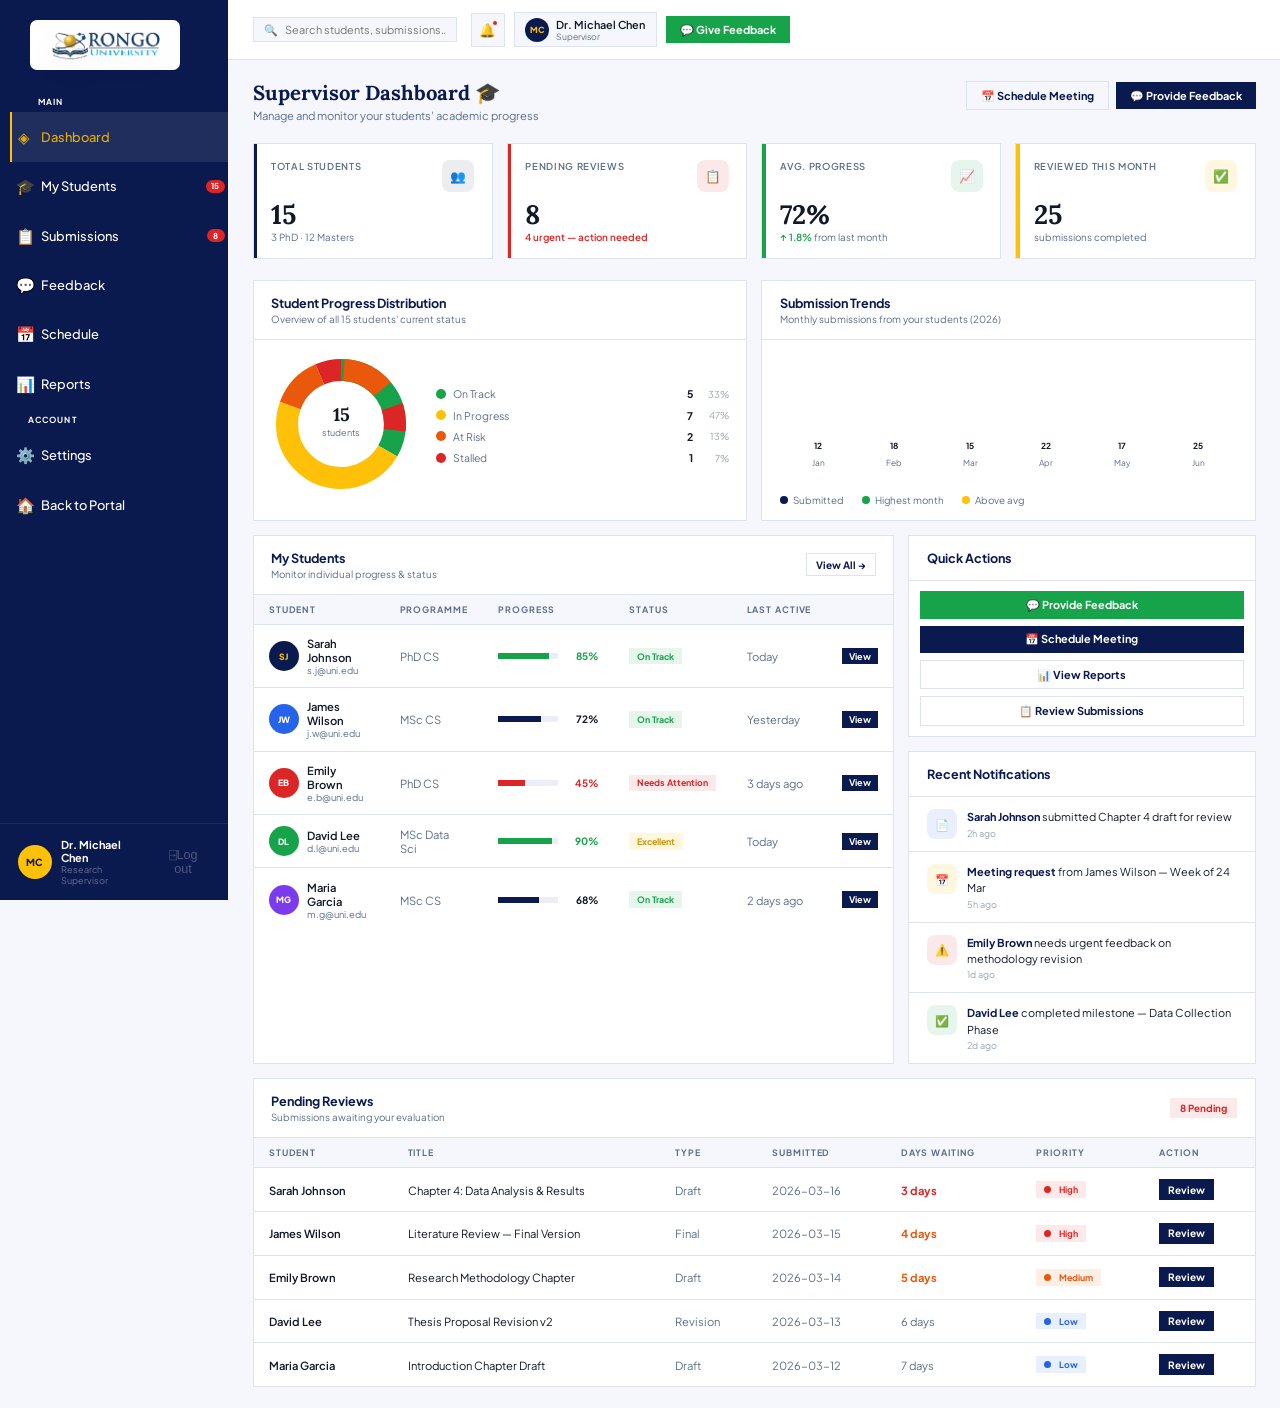
<file: supervisor.html>
<!DOCTYPE html>
<html lang="en">
<head>
<meta charset="UTF-8"/>
<meta name="viewport" content="width=device-width,initial-scale=1.0"/>
<title>Supervisor Dashboard — PAPMS</title>
<link href="https://fonts.googleapis.com/css2?family=Plus+Jakarta+Sans:ital,wght@0,300;0,400;0,500;0,600;0,700;0,800;1,400&family=Lora:ital,wght@0,400;0,600;0,700;1,400&display=swap" rel="stylesheet"/>
<style>
*,*::before,*::after{box-sizing:border-box;margin:0;padding:0}
:root{
  --navy:#0A194E;--navy-light:#1a3580;--navy-dark:#060f30;
  --amber:#FFC107;--amber-dim:rgba(255,193,7,.13);--amber-dark:#c9960a;
  --white:#fff;--off:#F5F7FC;--off2:#EBEEf8;
  --text:#111827;--muted:#5B6F8A;--soft:#94A3B8;
  --border:#DDE4F0;
  --green:#16A34A;--green-dim:rgba(22,163,74,.1);
  --red:#DC2626;--red-dim:rgba(220,38,38,.1);
  --blue:#2563EB;--blue-dim:rgba(37,99,235,.1);
  --orange:#EA580C;--orange-dim:rgba(234,88,12,.1);
  --sidebar:228px;
  --topbar:60px;
}
html{
  font-size:14px}
body{
  font-family:'Plus Jakarta Sans',sans-serif;
  background:var(--off);
  color:var(--text);
  display:flex;
  min-height:100vh;
  overflow-x:hidden}
 
/* ─── SIDEBAR ─── */
.sidebar{
  width:var(--sidebar);
  background:var(--navy);
  display:flex;
  flex-direction:column;
  position:fixed;
  top:0;
  left:0;
  height:100vh;
  z-index:100;
  overflow-y:auto;
  overflow-x:hidden;
  transition:width .3s;
 
}
  .sidebar-logo{
 
  border-bottom: none;
  display:flex;
  align-items:center;
  gap:0.65rem;
  text-decoration:none;
  margin-top: 10px;
  margin-left: 10px;

}
  
  
.logo-badge{
  width:150px;
  height:50px;
  background:white;
  border-radius:7px;
  display:flex;
  align-items:center;
  justify-content:center;
  font-size:1rem;
  flex-shrink:0;
  margin-left: 10px;
}
.logo-img {
    height: 110px;    
    width: auto;
    object-fit: contain;
    filter: drop-shadow(0 8px 15px rgba(0,0,0,0.08)); 
    margin-left: 0px;
}




.nav-section-title{
  font-size:.6rem;
  font-weight:700;
  letter-spacing:.14em;
  text-transform:uppercase;
  color:rgb(255, 255, 255);
  padding:.4rem 1.25rem .4rem;
  display:block;
  margin-left: 10px;
  
}
  
.nav-link{
  display:flex;
  align-items:center;
  gap:0.6rem;
  padding:1.05rem .25rem;
  color:rgb(255, 255, 255);
  font-size:.92rem;
  font-weight:500;
  cursor:pointer;
  transition:all .18s;
  position:relative;
  border-left:2.5px solid transparent;
  text-decoration:none;
  white-space:nowrap;
  margin-left: 10px;
}
.nav-link:hover{
  color:#E6AD00;
  background:rgba(255,255,255,.06)}
.nav-link.active{
  color:#E6AD00;
  background:rgba(255,255,255,.09);
  border-left-color:var(--amber)}
.nav-link .ni{
  width:17px;
  text-align:center;
  font-size:1.09rem;
  flex-shrink:0}
.nav-badge{
  margin-left:auto;
  background:var(--red);
  color:#ffffff;
  font-size:.58rem;
  font-weight:700;
  padding:.1rem .38rem;
  border-radius:20px;
  min-width:18px;
  text-align:center}
.nav-badge.amber{
  background:var(--amber);
  color:var(--navy)}
.sidebar-footer{
  margin-top:auto;
  padding:1rem 1.25rem;
  border-top:1px solid rgba(255,255,255,.07)}
.user-mini{
  display:flex;
  align-items:center;
  gap:.65rem}
.user-av{
  width:34px;
  height:34px;
  border-radius:50%;
  background:var(--amber);
  color:var(--navy);
  display:flex;
  align-items:center;
  justify-content:center;
  font-size:.7rem;
  font-weight:800;
  flex-shrink:0}
.user-mini-name{
  font-size:.78rem;
  font-weight:700;
  color:#fff;
  line-height:1.2}
.user-mini-role{
  font-size:.65rem;
  color:rgba(255,255,255,.38)}
.logout-btn{
  margin-left:auto;
  background:none;border:none;
  color:rgba(255,255,255,.28);
  font-size:.9rem;cursor:pointer;
  padding:.25rem;
  transition:color .2s}
.logout-btn:hover{color:var(--red)}
 
/* ─── MAIN ─── */
.main{
  margin-left:var(--sidebar);
  flex:1;display:flex;
  flex-direction:column;
  min-height:100vh;
}

.topbar{
  height:var(--topbar);
  background:#fff;
  border-bottom:1px solid var(--border);
  display:flex;
  align-items:center;
  gap:1rem;
  padding:0 1.75rem;
  position:sticky;
  top:0;
  z-index:50}
.topbar-title{
  font-size:1.05rem;
  font-weight:800;
  color:var(--navy);
  flex:1}
.topbar-title span{
  font-weight:400;
  color:var(--muted);
  font-size:.82rem;
  margin-left:.5rem}
.topbar-right{
  display:flex;
  align-items:center;
  gap:.65rem}
.tb-notif{
  position:relative;
  width:34px;height:34px;
  border:1px solid var(--border);
  background:var(--off);
  display:flex;
  align-items:center;
  justify-content:center;
  cursor:pointer;
  font-size:.95rem;
  transition:border-color .2s}
.tb-notif:hover{
  border-color:var(--navy)}
.tb-notif-dot{
  position:absolute;
  top:6px;
  right:6px;
  width:6px;
  height:6px;
  background:var(--red);
  border-radius:50%;
  border:1.5px solid #fff}
.tb-search{
  display:flex;
  align-items:center;
  gap:.5rem;
  background:var(--off);
  border:1px solid var(--border);
  padding:.35rem .75rem;
  font-size:.78rem;
  color:var(--muted);
  cursor:text;
  transition:border-color .2s}
.tb-search:hover{
  border-color:var(--navy)}
.tb-search input{
  background:none;
  border:none;
  outline:none;
  font-family:inherit;
  font-size:.78rem;
  color:var(--text);
  width:160px}
.tb-pill{
  display:flex;
  align-items:center;
  gap:.5rem;
  background:var(--off);
  border:1px solid var(--border);
  padding:.3rem .75rem;
  cursor:pointer}
.tb-av{
  width:24px;
  height:24px;
  border-radius:50%;
  background:var(--navy);
  color:var(--amber);
  display:flex;
  align-items:center;
  justify-content:center;
  font-size:.6rem;
  font-weight:800}
.tb-name{
  font-size:.78rem;
  font-weight:600;
  color:var(--text)}
.tb-role{
  font-size:.62rem;
  color:var(--muted)}
.btn{
  display:inline-flex;
  align-items:center;
  gap:.4rem;
  padding:.48rem 1rem;
  font-family:inherit;
  font-size:.78rem;
  font-weight:700;
  cursor:pointer;
  border:none;
  transition:all .2s;
  white-space:nowrap}
.btn-navy{
  background:var(--navy);
  color:#fff}
.btn-navy:hover{
  background:var(--navy-light)}
.btn-green{
  background:var(--green);
  color:#fff}
.btn-green:hover{
  background:#15803d}
.btn-amber{
  background:var(--amber);
  color:var(--navy)}
.btn-amber:hover{
  background:#e6ad00}
.btn-outline{
  background:transparent;
  color:var(--navy);
  border:1.5px solid var(--border)}
.btn-outline:hover{
  border-color:var(--navy);
  background:rgba(10,25,78,.04)}
.btn-sm{
  padding:.3rem .65rem;
  font-size:.72rem}
.btn-xs{
  padding:.2rem .5rem;
  font-size:.65rem}
 
/* ─── CONTENT ─── */
.content{
  padding:1.5rem 1.75rem;
  flex:1}
.section-view{
  display:none}
.section-view.active{
  display:block}
 
/* Page header */
.page {
    display: none; 
}
.page.active {
    display: block; 
}
.page-hdr{
  display:flex;
  align-items:flex-start;
  justify-content:space-between;
  margin-bottom:1.5rem;
  gap:1rem;
  flex-wrap:wrap}
.page-hdr-left h2{
  font-family:'Lora',serif;font-size:1.45rem;
  font-weight:700;
  color:var(--navy);
  line-height:1.2}
.page-hdr-left p{
  font-size:.8rem;
  color:var(--muted);
  margin-top:.2rem}
.page-hdr-actions{
  display:flex;
  gap:.5rem;
  align-items:center;flex-wrap:wrap}
 
/* ─── STAT CARDS ─── */
.stat-grid{
  display:grid;
  grid-template-columns:repeat(4,1fr);
  gap:1rem;
  margin-bottom:1.5rem}
.stat-card{
  background:#fff;
  border:1px solid var(--border);
  padding:1.1rem 1.25rem;
  position:relative;
  overflow:hidden}
.stat-card::after{
  content:'';
  position:absolute;
  top:0;left:0;
  bottom:0;
  width:3.5px}
.s-navy::after{
  background:var(--navy)}
.s-green::after{
  background:var(--green)}
.s-amber::after{
  background:var(--amber)}
.s-red::after{
  background:var(--red)}
.s-blue::after{
  background:var(--blue)}
.stat-head{
  display:flex;
  justify-content:space-between;
  align-items:flex-start;
  margin-bottom:.65rem}
.stat-lbl{
  font-size:.68rem;
  font-weight:600;
  text-transform:uppercase;
  letter-spacing:.07em;
  color:var(--muted)}
.stat-ico{
  width:32px;
  height:32px;
  border-radius:8px;
  display:flex;
  align-items:center;
  justify-content:center;
  font-size:.9rem}
.ico-navy{
  background:rgba(10,25,78,.08);
  color:var(--navy)}
.ico-green{
  background:var(--green-dim);
  color:var(--green)}
.ico-amber{
  background:var(--amber-dim);
  color:var(--amber-dark)}
.ico-red{
  background:var(--red-dim);
  color:var(--red)}
.ico-blue{
  background:var(--blue-dim);
  color:var(--blue)}
.stat-val{
  font-family:'Lora',
  serif;font-size:1.9rem;
  font-weight:700;
  color:var(--text);
  line-height:1;
  margin-bottom:.25rem}
.stat-sub{
  font-size:.7rem;
  color:var(--muted)}
.up{color:var(--green);
  font-weight:600}
.dn{color:var(--red);
  font-weight:600}
 
/* ─── CARDS / PANELS ─── */
.card{
  background:#fff;
  border:1px solid var(--border)}
.card-hdr{
  padding:1rem 1.25rem;
  border-bottom:1px solid var(--border);
  display:flex;align-items:center;
  justify-content:space-between;
  gap:.75rem;
  flex-wrap:wrap}
.card-hdr-left{
  flex:1}
.card-title{
  font-size:.9rem;
  font-weight:700;
  color:var(--navy)}
.card-sub{
  font-size:.7rem;
  color:var(--muted);
  margin-top:.15rem}
.card-body{
  padding:1.25rem}
.card-body-0{
  padding:0}
 
/* ─── GRID LAYOUTS ─── */
.grid-2{
  display:grid;
  grid-template-columns:1fr 1fr;
  gap:1rem}
.grid-3{
  display:grid;
  grid-template-columns:1fr 1fr 1fr;
  gap:1rem}
.grid-65-35{
  display:grid;
  grid-template-columns:1.85fr 1fr;
  gap:1rem}
.grid-60-40{
  display:grid;
  grid-template-columns:1.5fr 1fr;
  gap:1rem}
 
/* ─── CHARTS ─── */
.chart-area{
  padding:1.25rem}
svg.chart{
  overflow:visible;
  width:100%}
.chart-legend{
  display:flex;gap:1.25rem;
  padding:.6rem 1.25rem 1rem;
  flex-wrap:wrap}
.legend-item{
  display:flex;
  align-items:center;
  gap:.4rem;
  font-size:.7rem;
  color:var(--muted)}
.legend-dot{
  width:8px;
  height:8px;
  border-radius:50%;
  flex-shrink:0}
.legend-line{
  width:18px;
  height:2px;
  flex-shrink:0}
 
/* Pie chart */
.pie-section{
  display:flex;
  align-items:center;
  gap:1.75rem;
  padding:1rem 1.25rem}
.pie-wrap{
  position:relative;
  flex-shrink:0}
.pie-wrap canvas,
.pie-svg{
  width:140px;
  height:140px}
.pie-legend{
  flex:1;
  display:flex;
  flex-direction:column;
  gap:.6rem}
.pie-leg-row{
  display:flex;
  align-items:center;
  gap:.55rem}
.pie-leg-dot{
  width:10px;
  height:10px;
  border-radius:50%;
  flex-shrink:0}
.pie-leg-label{
  font-size:.75rem;
  color:var(--muted);
  flex:1}
.pie-leg-val{
  font-size:.75rem;
  font-weight:700;
  color:var(--text)}
.pie-leg-pct{
  font-size:.68rem;
  color:var(--soft);
  width:28px;
  text-align:right}
 
/* Bar chart */
.bar-wrap{
  display:flex;
  align-items:flex-end;
  gap:6px;
  height:110px;
  padding:0 .25rem}
.bar-col{
  display:flex;
  flex-direction:column;
  align-items:center;
  flex:1;gap:3px}
.bar-rect{
  border-radius:3px 3px 0 0;
  width:100%;
  transition:opacity .2s;
  cursor:pointer}
.bar-rect:hover{
  opacity:.8}
.bar-lbl{
  font-size:.6rem;
  color:var(--muted)}
.bar-val{
  font-size:.6rem;
  font-weight:700;color:var(--text)}
 
/* ─── TABLES ─── */
.tbl-wrap{
  overflow-x:auto}
table{
  width:100%;
  border-collapse:collapse}
thead th{
  padding:.65rem 1.1rem;
  font-size:.63rem;
  font-weight:700;
  letter-spacing:.1em;
  text-transform:uppercase;
  color:var(--muted);
  text-align:left;
  background:var(--off);
  border-bottom:1px solid var(--border);
  white-space:nowrap}
tbody td{
  padding:.8rem 1.1rem;
  font-size:.8rem;
  border-bottom:1px solid var(--border);
  vertical-align:middle}
tbody tr:hover td{
  background:rgba(10,25,78,.018)}
tbody tr:last-child td{
  border-bottom:none}
.td-bold{
  font-weight:600;
  color:var(--text)}
.td-muted{
  color:var(--muted)}
.td-mono{
  font-family:monospace;
  font-size:.75rem}
 
/* PROGRESS BAR */
.prog-wrap{
  display:flex;
  align-items:center;
  gap:.6rem}
.prog-bar{
  height:6px;
  background:var(--off2);
  flex:1;overflow:hidden;
  min-width:60px}
.prog-fill{
  height:100%;
  transition:width .4s}
.prog-val{
  font-size:.72rem;
  font-weight:700;
  width:32px;
  text-align:right;
  flex-shrink:0}
 
/* STATUS PILLS */
.pill{
  display:inline-flex;
  align-items:center;
  gap:.3rem;
  font-size:.63rem;
  font-weight:700;
  padding:.2rem .55rem;
  white-space:nowrap}
.pill-green{
  background:var(--green-dim);
  color:var(--green)}
.pill-red{
  background:var(--red-dim);
  color:var(--red)}
.pill-amber{
  background:var(--amber-dim);
  color:var(--amber-dark)}
.pill-blue{
  background:var(--blue-dim);
  color:var(--blue)}
.pill-orange{
  background:var(--orange-dim);
  color:var(--orange)}
.pill-navy{
  background:rgba(10,25,78,.1);
  color:var(--navy)}
.pill-gray{
  background:var(--off2);
  color:var(--muted)}
 
/* PRIORITY DOT */
.prio{
  width:7px;
  height:7px;
  border-radius:50%;
  display:inline-block;
  margin-right:.3rem}
.prio-high{
  background:var(--red)}
.prio-med{
  background:var(--orange)}
.prio-low{
  background:var(--blue)}
 
/* AVATAR */
.av{
  width:30px;
  height:30px;
  border-radius:50%;
  display:flex;
  align-items:center;
  justify-content:center;
  font-size:.62rem;
  font-weight:800;
  flex-shrink:0}
 
/* ACTIVITY FEED */
.feed-item{
  display:flex;
  gap:.75rem;
  padding:.85rem 1.25rem;
  border-bottom:1px solid var(--border)}
.feed-item:last-child{
  border-bottom:none}
.feed-ico{
  width:30px;
  height:30px;
  border-radius:8px;
  display:flex;
  align-items:center;
  justify-content:center;
  font-size:.8rem;
  flex-shrink:0}
.feed-text{
  font-size:.78rem;
  color:var(--text);
  line-height:1.5;
  flex:1}
.feed-text strong{
  font-weight:700;
  color:var(--navy)}
.feed-time{
  font-size:.65rem;
  color:var(--soft);
  margin-top:.15rem}
 
/* TABS */
.tabs{
  display:flex;
  border-bottom:1px solid var(--border);
  overflow-x:auto}
.tab-btn{
  padding:.7rem 1.1rem;
  font-size:.78rem;
  font-weight:600;
  color:var(--muted);
  cursor:pointer;
  border-bottom:2.5px solid transparent;
  transition:all .18s;
  white-space:nowrap;
  background:none;
  border-top:none;
  border-left:none;
  border-right:none;
  font-family:inherit}
.tab-btn:hover{color:var(--navy)}
.tab-btn.active{color:var(--navy);border-bottom-color:var(--navy)}
.tab-panel{display:none}
.tab-panel.active{display:block}
 
/* STARS */
.stars{color:var(--amber);letter-spacing:.05em;font-size:.78rem}
 
/* MODAL */
.modal-overlay{position:fixed;inset:0;background:rgba(6,15,48,.55);z-index:200;display:none;align-items:center;justify-content:center;padding:1rem}
.modal-overlay.open{display:flex}
.modal{background:#fff;width:100%;max-width:520px;max-height:90vh;overflow-y:auto;box-shadow:0 24px 64px rgba(0,0,0,.2)}
.modal-hdr{display:flex;align-items:center;justify-content:space-between;padding:1.1rem 1.25rem;border-bottom:1px solid var(--border)}
.modal-title{font-size:.95rem;font-weight:700;color:var(--navy)}
.modal-close{background:none;border:none;font-size:1.1rem;cursor:pointer;color:var(--muted);transition:color .2s;padding:.25rem}
.modal-close:hover{color:var(--red)}
.modal-body{padding:1.25rem}
.modal-footer{padding:1rem 1.25rem;border-top:1px solid var(--border);display:flex;justify-content:flex-end;gap:.5rem}
.form-group{margin-bottom:1rem}
.form-label{display:block;font-size:.68rem;font-weight:700;letter-spacing:.08em;text-transform:uppercase;color:var(--muted);margin-bottom:.35rem}
.form-control{width:100%;background:var(--off);border:1.5px solid var(--border);padding:.65rem .9rem;font-family:inherit;font-size:.82rem;color:var(--text);outline:none;transition:border-color .2s}
.form-control:focus{border-color:var(--navy);background:#fff}
.form-control::placeholder{color:var(--soft)}
textarea.form-control{resize:vertical;min-height:90px}
select.form-control{appearance:none;cursor:pointer}
.form-row{display:grid;grid-template-columns:1fr 1fr;gap:.75rem}
 
/* TOAST */
.toast{position:fixed;bottom:1.5rem;right:1.5rem;background:var(--navy);color:#fff;border-left:4px solid var(--amber);padding:.8rem 1.25rem;font-size:.8rem;font-weight:500;z-index:999;opacity:0;transform:translateY(12px);transition:all .35s;pointer-events:none;max-width:320px}
.toast.show{opacity:1;transform:translateY(0)}
 
/* INLINE EMPTY STATE */
.empty{text-align:center;padding:2.5rem 1rem;color:var(--soft)}
.empty .empty-ico{font-size:2rem;margin-bottom:.5rem}
.empty p{font-size:.8rem}
 
/* SCHEDULE CALENDAR */
.cal-week{display:grid;grid-template-columns:repeat(5,1fr);gap:.5rem}
.cal-day{border:1px solid var(--border);padding:.6rem}
.cal-day-name{font-size:.65rem;font-weight:700;text-transform:uppercase;color:var(--muted);margin-bottom:.4rem}
.cal-day-num{font-size:1rem;font-weight:800;color:var(--navy);margin-bottom:.4rem}
.cal-event{background:rgba(10,25,78,.07);border-left:2.5px solid var(--navy);padding:.25rem .4rem;font-size:.65rem;font-weight:600;color:var(--navy);margin-bottom:.25rem}
.cal-event.ev-amber{background:var(--amber-dim);border-left-color:var(--amber);color:var(--amber-dark)}
.cal-event.ev-green{background:var(--green-dim);border-left-color:var(--green);color:var(--green)}
 
/* SECTION-SPECIFIC OVERRIDES */
.profile-card{display:grid;grid-template-columns:auto 1fr auto;gap:1.25rem;align-items:start;padding:1.25rem}
.profile-av{width:56px;height:56px;border-radius:50%;background:var(--navy);color:var(--amber);display:flex;align-items:center;justify-content:center;font-size:1.1rem;font-weight:800}
.profile-name{font-size:1rem;font-weight:700;color:var(--navy)}
.profile-meta{font-size:.75rem;color:var(--muted);margin-top:.2rem}
.profile-tags{display:flex;gap:.4rem;margin-top:.5rem;flex-wrap:wrap}
 
/* TOOLTIP */
[data-tip]{position:relative;cursor:default}
[data-tip]:hover::after{content:attr(data-tip);position:absolute;bottom:calc(100% + 6px);left:50%;transform:translateX(-50%);background:var(--navy);color:#fff;font-size:.65rem;padding:.3rem .55rem;white-space:nowrap;z-index:999;pointer-events:none}
 
/* ANIMATE IN */
@keyframes fadeUp{from{opacity:0;transform:translateY(10px)}to{opacity:1;transform:translateY(0)}}
.section-view.active{animation:fadeUp .3s ease}
 
/* SCROLLBAR */
::-webkit-scrollbar{width:5px;height:5px}
::-webkit-scrollbar-track{background:transparent}
::-webkit-scrollbar-thumb{background:var(--off2);border-radius:10px}
::-webkit-scrollbar-thumb:hover{background:var(--soft)}
</style>
</head>
<body>

<!-- ═══════════ SIDEBAR ═══════════ -->
<aside class="sidebar">
  <div class="sidebar-logo">
    <a class="sidebar-logo" href="index.html">
      <div class="logo-badge">
        <img src="assets/R.U logo.png" alt="R.U logo" class="logo-img">
      </div>
  </div>
 
  <nav class="nav-section">
    <span class="nav-section-title">Main</span>
    <a class="nav-link active" onclick="nav(this,'dashboard')"><span class="ni">◈</span> Dashboard</a>
    <a class="nav-link" onclick="nav(this,'students')"><span class="ni">🎓</span> My Students <span class="nav-badge">15</span></a>
    <a class="nav-link" onclick="nav(this,'reviews')"><span class="ni">📋</span> Submissions <span class="nav-badge">8</span></a>
    <a class="nav-link" onclick="nav(this,'feedback')"><span class="ni">💬</span> Feedback</a>
    <a class="nav-link" onclick="nav(this,'schedule')"><span class="ni">📅</span> Schedule</a>
    <a class="nav-link" onclick="nav(this,'reports')"><span class="ni">📊</span> Reports</a>
  </nav>
  <nav class="nav-section">
    <span class="nav-section-title">Account</span>
    <a class="nav-link" onclick="nav(this,'settings')"><span class="ni">⚙️</span> Settings</a>
    <a class="nav-link" href="login.html"><span class="ni">🏠</span> Back to Portal</a>
  </nav>
 
  <div class="sidebar-footer">
    <div class="user-mini">
      <div class="user-av">MC</div>
      <div>
        <div class="user-mini-name">Dr. Michael Chen</div>
        <div class="user-mini-role">Research Supervisor</div>
      </div>
      <button class="logout-btn" onclick="window.location.href='login.html'">⍈Log out </button>
    </div>
  </div>
</aside>
 
<!-- ═══════════ MAIN ═══════════ -->
<div class="main">
  <header class="topbar">
    <div class="tb-search">
      🔍 <input type="text" placeholder="Search students, submissions…"/>
    </div>
    <div class="topbar-right">
      <div class="tb-notif" onclick="showToast('No new notifications')">🔔<span class="tb-notif-dot"></span></div>
      <div class="tb-pill">
        <div class="tb-av">MC</div>
        <div><div class="tb-name">Dr. Michael Chen</div><div class="tb-role">Supervisor</div></div>
      </div>
      <button class="btn btn-green" onclick="openModal('feedback-modal')">💬 Give Feedback</button>
    </div>
  </header>
 
  <main class="content">
 
    <!-- ───────── DASHBOARD ───────── -->
    <section class="section-view active" id="view-dashboard">
      <div class="page-hdr">
        <div class="page-hdr-left">
          <h2>Supervisor Dashboard 🎓</h2>
          <p>Manage and monitor your students' academic progress</p>
        </div>
        <div class="page-hdr-actions">
          <button class="btn btn-outline" onclick="nav(document.querySelector('.nav-link:nth-child(3)'),'schedule')">📅 Schedule Meeting</button>
          <button class="btn btn-navy" onclick="openModal('feedback-modal')">💬 Provide Feedback</button>
        </div>
      </div>
 
      <!-- Stat cards -->
      <div class="stat-grid">
        <div class="stat-card s-navy">
          <div class="stat-head"><span class="stat-lbl">Total Students</span><div class="stat-ico ico-navy">👥</div></div>
          <div class="stat-val">15</div>
          <div class="stat-sub">3 PhD · 12 Masters</div>
        </div>
        <div class="stat-card s-red">
          <div class="stat-head"><span class="stat-lbl">Pending Reviews</span><div class="stat-ico ico-red">📋</div></div>
          <div class="stat-val">8</div>
          <div class="stat-sub"><span class="dn">4 urgent — action needed</span></div>
        </div>
        <div class="stat-card s-green">
          <div class="stat-head"><span class="stat-lbl">Avg. Progress</span><div class="stat-ico ico-green">📈</div></div>
          <div class="stat-val">72%</div>
          <div class="stat-sub"><span class="up">↑ 1.8%</span> from last month</div>
        </div>
        <div class="stat-card s-amber">
          <div class="stat-head"><span class="stat-lbl">Reviewed This Month</span><div class="stat-ico ico-amber">✅</div></div>
          <div class="stat-val">25</div>
          <div class="stat-sub">submissions completed</div>
        </div>
      </div>
 
      <!-- Charts row -->
      <div class="grid-2" style="margin-bottom:1rem">
        <!-- Progress distribution pie -->
        <div class="card">
          <div class="card-hdr">
            <div class="card-hdr-left"><div class="card-title">Student Progress Distribution</div><div class="card-sub">Overview of all 15 students' current status</div></div>
          </div>
          <div class="pie-section">
            <div class="pie-wrap">
              <svg viewBox="0 0 140 140" style="width:140px;height:140px">
                <!-- On Track 33% green -->
                <circle cx="70" cy="70" r="54" fill="none" stroke="#16A34A" stroke-width="22" stroke-dasharray="113 226" stroke-dashoffset="0" transform="rotate(-90 70 70)"/>
                <!-- In Progress 47% amber -->
                <circle cx="70" cy="70" r="54" fill="none" stroke="#FFC107" stroke-width="22" stroke-dasharray="160 226" stroke-dashoffset="-113" transform="rotate(-90 70 70)"/>
                <!-- At Risk 13% orange -->
                <circle cx="70" cy="70" r="54" fill="none" stroke="#EA580C" stroke-width="22" stroke-dasharray="44 226" stroke-dashoffset="-273" transform="rotate(-90 70 70)"/>
                <!-- Stalled 7% red -->
                <circle cx="70" cy="70" r="54" fill="none" stroke="#DC2626" stroke-width="22" stroke-dasharray="24 226" stroke-dashoffset="-317" transform="rotate(-90 70 70)"/>
                <text x="70" y="67" text-anchor="middle" font-size="18" font-weight="800" fill="#111827" font-family="Lora,serif">15</text>
                <text x="70" y="82" text-anchor="middle" font-size="9" fill="#5B6F8A" font-family='Plus Jakarta Sans,sans-serif'>students</text>
              </svg>
            </div>
            <div class="pie-legend">
              <div class="pie-leg-row"><div class="pie-leg-dot" style="background:#16A34A"></div><span class="pie-leg-label">On Track</span><span class="pie-leg-val">5</span><span class="pie-leg-pct">33%</span></div>
              <div class="pie-leg-row"><div class="pie-leg-dot" style="background:#FFC107"></div><span class="pie-leg-label">In Progress</span><span class="pie-leg-val">7</span><span class="pie-leg-pct">47%</span></div>
              <div class="pie-leg-row"><div class="pie-leg-dot" style="background:#EA580C"></div><span class="pie-leg-label">At Risk</span><span class="pie-leg-val">2</span><span class="pie-leg-pct">13%</span></div>
              <div class="pie-leg-row"><div class="pie-leg-dot" style="background:#DC2626"></div><span class="pie-leg-label">Stalled</span><span class="pie-leg-val">1</span><span class="pie-leg-pct">7%</span></div>
            </div>
          </div>
        </div>
 
        <!-- Submission trends bar chart -->
        <div class="card">
          <div class="card-hdr">
            <div class="card-hdr-left"><div class="card-title">Submission Trends</div><div class="card-sub">Monthly submissions from your students (2026)</div></div>
          </div>
          <div class="chart-area">
            <div class="bar-wrap">
              <div class="bar-col"><div class="bar-val">12</div><div class="bar-rect" style="height:48%;background:var(--navy)"></div><div class="bar-lbl">Jan</div></div>
              <div class="bar-col"><div class="bar-val">18</div><div class="bar-rect" style="height:72%;background:var(--navy)"></div><div class="bar-lbl">Feb</div></div>
              <div class="bar-col"><div class="bar-val">15</div><div class="bar-rect" style="height:60%;background:var(--navy)"></div><div class="bar-lbl">Mar</div></div>
              <div class="bar-col"><div class="bar-val">22</div><div class="bar-rect" style="height:88%;background:var(--amber)"></div><div class="bar-lbl">Apr</div></div>
              <div class="bar-col"><div class="bar-val">17</div><div class="bar-rect" style="height:68%;background:var(--navy)"></div><div class="bar-lbl">May</div></div>
              <div class="bar-col"><div class="bar-val">25</div><div class="bar-rect" style="height:100%;background:var(--green)"></div><div class="bar-lbl">Jun</div></div>
            </div>
          </div>
          <div class="chart-legend">
            <div class="legend-item"><div class="legend-dot" style="background:var(--navy)"></div>Submitted</div>
            <div class="legend-item"><div class="legend-dot" style="background:var(--green)"></div>Highest month</div>
            <div class="legend-item"><div class="legend-dot" style="background:var(--amber)"></div>Above avg</div>
          </div>
        </div>
      </div>
 
      <!-- Students table + Sidebar -->
      <div class="grid-65-35" style="margin-bottom:1rem">
        <div class="card">
          <div class="card-hdr">
            <div class="card-hdr-left"><div class="card-title">My Students</div><div class="card-sub">Monitor individual progress & status</div></div>
            <button class="btn btn-outline btn-sm" onclick="nav(document.querySelectorAll('.nav-link')[1],'students')">View All →</button>
          </div>
          <div class="tbl-wrap">
            <table>
              <thead><tr><th>Student</th><th>Programme</th><th>Progress</th><th>Status</th><th>Last Active</th><th></th></tr></thead>
              <tbody>
                <tr><td><div style="display:flex;align-items:center;gap:.55rem"><div class="av" style="background:#0A194E;color:var(--amber)">SJ</div><div><div class="td-bold">Sarah Johnson</div><div class="td-muted" style="font-size:.67rem">s.j@uni.edu</div></div></div></td><td class="td-muted">PhD CS</td><td><div class="prog-wrap"><div class="prog-bar"><div class="prog-fill" style="width:85%;background:var(--green)"></div></div><span class="prog-val" style="color:var(--green)">85%</span></div></td><td><span class="pill pill-green">On Track</span></td><td class="td-muted">Today</td><td><button class="btn btn-navy btn-xs" onclick="nav(document.querySelectorAll('.nav-link')[1],'students')">View</button></td></tr>
                <tr><td><div style="display:flex;align-items:center;gap:.55rem"><div class="av" style="background:#2563EB;color:#fff">JW</div><div><div class="td-bold">James Wilson</div><div class="td-muted" style="font-size:.67rem">j.w@uni.edu</div></div></div></td><td class="td-muted">MSc CS</td><td><div class="prog-wrap"><div class="prog-bar"><div class="prog-fill" style="width:72%;background:var(--navy)"></div></div><span class="prog-val">72%</span></div></td><td><span class="pill pill-green">On Track</span></td><td class="td-muted">Yesterday</td><td><button class="btn btn-navy btn-xs">View</button></td></tr>
                <tr><td><div style="display:flex;align-items:center;gap:.55rem"><div class="av" style="background:#DC2626;color:#fff">EB</div><div><div class="td-bold">Emily Brown</div><div class="td-muted" style="font-size:.67rem">e.b@uni.edu</div></div></div></td><td class="td-muted">PhD CS</td><td><div class="prog-wrap"><div class="prog-bar"><div class="prog-fill" style="width:45%;background:var(--red)"></div></div><span class="prog-val" style="color:var(--red)">45%</span></div></td><td><span class="pill pill-red">Needs Attention</span></td><td class="td-muted">3 days ago</td><td><button class="btn btn-navy btn-xs">View</button></td></tr>
                <tr><td><div style="display:flex;align-items:center;gap:.55rem"><div class="av" style="background:#16A34A;color:#fff">DL</div><div><div class="td-bold">David Lee</div><div class="td-muted" style="font-size:.67rem">d.l@uni.edu</div></div></div></td><td class="td-muted">MSc Data Sci</td><td><div class="prog-wrap"><div class="prog-bar"><div class="prog-fill" style="width:90%;background:var(--green)"></div></div><span class="prog-val" style="color:var(--green)">90%</span></div></td><td><span class="pill pill-amber">Excellent</span></td><td class="td-muted">Today</td><td><button class="btn btn-navy btn-xs">View</button></td></tr>
                <tr><td><div style="display:flex;align-items:center;gap:.55rem"><div class="av" style="background:#7C3AED;color:#fff">MG</div><div><div class="td-bold">Maria Garcia</div><div class="td-muted" style="font-size:.67rem">m.g@uni.edu</div></div></div></td><td class="td-muted">MSc CS</td><td><div class="prog-wrap"><div class="prog-bar"><div class="prog-fill" style="width:68%;background:var(--navy)"></div></div><span class="prog-val">68%</span></div></td><td><span class="pill pill-green">On Track</span></td><td class="td-muted">2 days ago</td><td><button class="btn btn-navy btn-xs">View</button></td></tr>
              </tbody>
            </table>
          </div>
        </div>
 
        <!-- Quick actions + notifs -->
        <div style="display:flex;flex-direction:column;gap:1rem">
          <div class="card">
            <div class="card-hdr"><div class="card-title">Quick Actions</div></div>
            <div style="padding:.75rem">
              <button class="btn btn-green" style="width:100%;margin-bottom:.5rem;justify-content:center" onclick="openModal('feedback-modal')">💬 Provide Feedback</button>
              <button class="btn btn-navy" style="width:100%;margin-bottom:.5rem;justify-content:center" onclick="openModal('meeting-modal')">📅 Schedule Meeting</button>
              <button class="btn btn-outline" style="width:100%;margin-bottom:.5rem;justify-content:center" onclick="nav(document.querySelectorAll('.nav-link')[4],'reports')">📊 View Reports</button>
              <button class="btn btn-outline" style="width:100%;justify-content:center" onclick="nav(document.querySelectorAll('.nav-link')[2],'reviews')">📋 Review Submissions</button>
            </div>
          </div>
 
          <div class="card" style="flex:1">
            <div class="card-hdr"><div class="card-title">Recent Notifications</div></div>
            <div class="feed-item"><div class="feed-ico" style="background:var(--blue-dim)">📄</div><div><div class="feed-text"><strong>Sarah Johnson</strong> submitted Chapter 4 draft for review</div><div class="feed-time">2h ago</div></div></div>
            <div class="feed-item"><div class="feed-ico" style="background:var(--amber-dim)">📅</div><div><div class="feed-text"><strong>Meeting request</strong> from James Wilson — Week of 24 Mar</div><div class="feed-time">5h ago</div></div></div>
            <div class="feed-item"><div class="feed-ico" style="background:var(--red-dim)">⚠️</div><div><div class="feed-text"><strong>Emily Brown</strong> needs urgent feedback on methodology revision</div><div class="feed-time">1d ago</div></div></div>
            <div class="feed-item"><div class="feed-ico" style="background:var(--green-dim)">✅</div><div><div class="feed-text"><strong>David Lee</strong> completed milestone — Data Collection Phase</div><div class="feed-time">2d ago</div></div></div>
          </div>
        </div>
      </div>
 
      <!-- Pending reviews table -->
      <div class="card">
        <div class="card-hdr">
          <div class="card-hdr-left"><div class="card-title">Pending Reviews</div><div class="card-sub">Submissions awaiting your evaluation</div></div>
          <span class="pill pill-red" style="font-size:.7rem;padding:.3rem .7rem">8 Pending</span>
        </div>
        <div class="tbl-wrap">
          <table>
            <thead><tr><th>Student</th><th>Title</th><th>Type</th><th>Submitted</th><th>Days Waiting</th><th>Priority</th><th>Action</th></tr></thead>
            <tbody>
              <tr><td class="td-bold">Sarah Johnson</td><td>Chapter 4: Data Analysis & Results</td><td class="td-muted">Draft</td><td class="td-muted">2026-03-16</td><td><span style="color:var(--red);font-weight:700">3 days</span></td><td><span class="pill pill-red"><span class="prio prio-high"></span>High</span></td><td><button class="btn btn-navy btn-sm" onclick="openModal('review-modal')">Review</button></td></tr>
              <tr><td class="td-bold">James Wilson</td><td>Literature Review — Final Version</td><td class="td-muted">Final</td><td class="td-muted">2026-03-15</td><td><span style="color:var(--orange);font-weight:700">4 days</span></td><td><span class="pill pill-red"><span class="prio prio-high"></span>High</span></td><td><button class="btn btn-navy btn-sm" onclick="openModal('review-modal')">Review</button></td></tr>
              <tr><td class="td-bold">Emily Brown</td><td>Research Methodology Chapter</td><td class="td-muted">Draft</td><td class="td-muted">2026-03-14</td><td><span style="color:var(--orange);font-weight:700">5 days</span></td><td><span class="pill pill-orange"><span class="prio prio-med"></span>Medium</span></td><td><button class="btn btn-navy btn-sm" onclick="openModal('review-modal')">Review</button></td></tr>
              <tr><td class="td-bold">David Lee</td><td>Thesis Proposal Revision v2</td><td class="td-muted">Revision</td><td class="td-muted">2026-03-13</td><td class="td-muted">6 days</td><td><span class="pill pill-blue"><span class="prio prio-low"></span>Low</span></td><td><button class="btn btn-navy btn-sm" onclick="openModal('review-modal')">Review</button></td></tr>
              <tr><td class="td-bold">Maria Garcia</td><td>Introduction Chapter Draft</td><td class="td-muted">Draft</td><td class="td-muted">2026-03-12</td><td class="td-muted">7 days</td><td><span class="pill pill-blue"><span class="prio prio-low"></span>Low</span></td><td><button class="btn btn-navy btn-sm" onclick="openModal('review-modal')">Review</button></td></tr>
            </tbody>
          </table>
        </div>
      </div>
    </section>
 
    <!-- ───────── STUDENTS ───────── -->
    <section class="section-view" id="view-students">
      <div class="page-hdr">
        <div class="page-hdr-left"><h2>My Students</h2><p>15 students currently under your supervision</p></div>
        <div class="page-hdr-actions">
          <select class="form-control" style="width:auto;padding:.38rem .75rem;font-size:.78rem">
            <option>All Programmes</option><option>PhD CS</option><option>MSc CS</option><option>MSc Data Science</option>
          </select>
          <select class="form-control" style="width:auto;padding:.38rem .75rem;font-size:.78rem">
            <option>All Status</option><option>On Track</option><option>At Risk</option><option>Stalled</option>
          </select>
        </div>
      </div>
 
      <div class="card">
        <div class="tbl-wrap">
          <table>
            <thead><tr><th>Student</th><th>Programme</th><th>Year</th><th>Progress</th><th>Avg Score</th><th>Last Submission</th><th>Status</th><th>Actions</th></tr></thead>
            <tbody id="students-tbody">
              <tr><td><div style="display:flex;align-items:center;gap:.55rem"><div class="av" style="background:#0A194E;color:var(--amber)">SJ</div><div><div class="td-bold">Sarah Johnson</div><div class="td-muted" style="font-size:.67rem">s.j@uni.edu · ID: PG/2024/001</div></div></div></td><td>PhD CS</td><td>Year 2</td><td><div class="prog-wrap"><div class="prog-bar"><div class="prog-fill" style="width:85%;background:var(--green)"></div></div><span class="prog-val" style="color:var(--green)">85%</span></div></td><td style="color:var(--green);font-weight:700">92%</td><td class="td-muted">2026-03-15</td><td><span class="pill pill-green">On Track</span></td><td><button class="btn btn-navy btn-xs" onclick="openModal('student-modal')">Profile</button> <button class="btn btn-outline btn-xs" onclick="openModal('feedback-modal')">Feedback</button></td></tr>
              <tr><td><div style="display:flex;align-items:center;gap:.55rem"><div class="av" style="background:#2563EB;color:#fff">JW</div><div><div class="td-bold">James Wilson</div><div class="td-muted" style="font-size:.67rem">j.w@uni.edu · ID: PG/2024/007</div></div></div></td><td>MSc CS</td><td>Year 1</td><td><div class="prog-wrap"><div class="prog-bar"><div class="prog-fill" style="width:72%;background:var(--navy)"></div></div><span class="prog-val">72%</span></div></td><td style="color:var(--green);font-weight:700">88%</td><td class="td-muted">2026-03-10</td><td><span class="pill pill-green">On Track</span></td><td><button class="btn btn-navy btn-xs" onclick="openModal('student-modal')">Profile</button> <button class="btn btn-outline btn-xs" onclick="openModal('feedback-modal')">Feedback</button></td></tr>
              <tr><td><div style="display:flex;align-items:center;gap:.55rem"><div class="av" style="background:#DC2626;color:#fff">EB</div><div><div class="td-bold">Emily Brown</div><div class="td-muted" style="font-size:.67rem">e.b@uni.edu · ID: PG/2023/019</div></div></div></td><td>PhD CS</td><td>Year 3</td><td><div class="prog-wrap"><div class="prog-bar"><div class="prog-fill" style="width:45%;background:var(--red)"></div></div><span class="prog-val" style="color:var(--red)">45%</span></div></td><td style="color:var(--orange);font-weight:700">67%</td><td class="td-muted">2026-03-08</td><td><span class="pill pill-red">Needs Attention</span></td><td><button class="btn btn-navy btn-xs" onclick="openModal('student-modal')">Profile</button> <button class="btn btn-outline btn-xs" onclick="openModal('feedback-modal')">Feedback</button></td></tr>
              <tr><td><div style="display:flex;align-items:center;gap:.55rem"><div class="av" style="background:#16A34A;color:#fff">DL</div><div><div class="td-bold">David Lee</div><div class="td-muted" style="font-size:.67rem">d.l@uni.edu · ID: PG/2024/012</div></div></div></td><td>MSc Data Sci</td><td>Year 1</td><td><div class="prog-wrap"><div class="prog-bar"><div class="prog-fill" style="width:90%;background:var(--green)"></div></div><span class="prog-val" style="color:var(--green)">90%</span></div></td><td style="color:var(--green);font-weight:700">95%</td><td class="td-muted">2026-03-12</td><td><span class="pill pill-amber">Excellent</span></td><td><button class="btn btn-navy btn-xs" onclick="openModal('student-modal')">Profile</button> <button class="btn btn-outline btn-xs" onclick="openModal('feedback-modal')">Feedback</button></td></tr>
              <tr><td><div style="display:flex;align-items:center;gap:.55rem"><div class="av" style="background:#7C3AED;color:#fff">MG</div><div><div class="td-bold">Maria Garcia</div><div class="td-muted" style="font-size:.67rem">m.g@uni.edu · ID: PG/2024/021</div></div></div></td><td>MSc CS</td><td>Year 1</td><td><div class="prog-wrap"><div class="prog-bar"><div class="prog-fill" style="width:68%;background:var(--navy)"></div></div><span class="prog-val">68%</span></div></td><td style="color:var(--green);font-weight:700">84%</td><td class="td-muted">2026-03-11</td><td><span class="pill pill-green">On Track</span></td><td><button class="btn btn-navy btn-xs" onclick="openModal('student-modal')">Profile</button> <button class="btn btn-outline btn-xs" onclick="openModal('feedback-modal')">Feedback</button></td></tr>
            </tbody>
          </table>
        </div>
      </div>
    </section>
 
    <!-- ───────── SUBMISSIONS/REVIEWS ───────── -->
    <section class="section-view" id="view-reviews">
      <div class="page-hdr">
        <div class="page-hdr-left"><h2>Submissions & Reviews</h2><p>All student submissions across your supervised cohort</p></div>
      </div>
 
      <div class="card" style="margin-bottom:1rem">
        <div class="tabs" id="review-tabs">
          <button class="tab-btn active" onclick="switchTab('review-tabs','rt-pending',this)">Pending (8)</button>
          <button class="tab-btn" onclick="switchTab('review-tabs','rt-reviewed',this)">Reviewed (25)</button>
          <button class="tab-btn" onclick="switchTab('review-tabs','rt-all',this)">All Submissions</button>
        </div>
        <div id="rt-pending" class="tab-panel active tbl-wrap">
          <table>
            <thead><tr><th>Student</th><th>Title</th><th>Type</th><th>Programme</th><th>Submitted</th><th>Days Waiting</th><th>Priority</th><th>Action</th></tr></thead>
            <tbody>
              <tr><td class="td-bold">Sarah Johnson</td><td>Chapter 4: Data Analysis</td><td class="td-muted">Draft</td><td class="td-muted">PhD CS</td><td class="td-muted">16 Mar 2026</td><td style="color:var(--red);font-weight:700">3 days</td><td><span class="pill pill-red">High</span></td><td><button class="btn btn-navy btn-sm" onclick="openModal('review-modal')">Review</button></td></tr>
              <tr><td class="td-bold">James Wilson</td><td>Literature Review Final</td><td class="td-muted">Final</td><td class="td-muted">MSc CS</td><td class="td-muted">15 Mar 2026</td><td style="color:var(--orange);font-weight:700">4 days</td><td><span class="pill pill-red">High</span></td><td><button class="btn btn-navy btn-sm" onclick="openModal('review-modal')">Review</button></td></tr>
              <tr><td class="td-bold">Emily Brown</td><td>Research Methodology</td><td class="td-muted">Draft</td><td class="td-muted">PhD CS</td><td class="td-muted">14 Mar 2026</td><td style="color:var(--orange);font-weight:700">5 days</td><td><span class="pill pill-orange">Medium</span></td><td><button class="btn btn-navy btn-sm" onclick="openModal('review-modal')">Review</button></td></tr>
              <tr><td class="td-bold">David Lee</td><td>Proposal Revision v2</td><td class="td-muted">Revision</td><td class="td-muted">MSc Data Sci</td><td class="td-muted">13 Mar 2026</td><td class="td-muted">6 days</td><td><span class="pill pill-blue">Low</span></td><td><button class="btn btn-navy btn-sm" onclick="openModal('review-modal')">Review</button></td></tr>
            </tbody>
          </table>
        </div>
        <div id="rt-reviewed" class="tab-panel tbl-wrap">
          <table>
            <thead><tr><th>Student</th><th>Title</th><th>Type</th><th>Score Given</th><th>Decision</th><th>Reviewed On</th></tr></thead>
            <tbody>
              <tr><td class="td-bold">Sarah Johnson</td><td>Chapter 3: Methodology</td><td class="td-muted">Draft</td><td style="color:var(--green);font-weight:700">92%</td><td><span class="pill pill-green">Approved</span></td><td class="td-muted">2026-03-10</td></tr>
              <tr><td class="td-bold">David Lee</td><td>Research Proposal v1</td><td class="td-muted">Proposal</td><td style="color:var(--green);font-weight:700">88%</td><td><span class="pill pill-green">Approved</span></td><td class="td-muted">2026-03-08</td></tr>
              <tr><td class="td-bold">James Wilson</td><td>Introduction Chapter</td><td class="td-muted">Draft</td><td style="color:var(--orange);font-weight:700">74%</td><td><span class="pill pill-amber">Minor Revision</span></td><td class="td-muted">2026-03-05</td></tr>
              <tr><td class="td-bold">Emily Brown</td><td>Literature Survey</td><td class="td-muted">Draft</td><td style="color:var(--red);font-weight:700">58%</td><td><span class="pill pill-red">Major Revision</span></td><td class="td-muted">2026-03-01</td></tr>
            </tbody>
          </table>
        </div>
        <div id="rt-all" class="tab-panel tbl-wrap">
          <table>
            <thead><tr><th>Student</th><th>Title</th><th>Type</th><th>Status</th><th>Score</th><th>Submitted</th></tr></thead>
            <tbody>
              <tr><td class="td-bold">Sarah Johnson</td><td>Chapter 4: Data Analysis</td><td class="td-muted">Draft</td><td><span class="pill pill-amber">Under Review</span></td><td class="td-muted">—</td><td class="td-muted">2026-03-16</td></tr>
              <tr><td class="td-bold">Sarah Johnson</td><td>Chapter 3: Methodology</td><td class="td-muted">Draft</td><td><span class="pill pill-green">Approved</span></td><td style="color:var(--green);font-weight:700">92%</td><td class="td-muted">2026-03-05</td></tr>
              <tr><td class="td-bold">James Wilson</td><td>Literature Review Final</td><td class="td-muted">Final</td><td><span class="pill pill-amber">Under Review</span></td><td class="td-muted">—</td><td class="td-muted">2026-03-15</td></tr>
              <tr><td class="td-bold">Emily Brown</td><td>Research Methodology</td><td class="td-muted">Draft</td><td><span class="pill pill-amber">Under Review</span></td><td class="td-muted">—</td><td class="td-muted">2026-03-14</td></tr>
              <tr><td class="td-bold">David Lee</td><td>Proposal Revision v2</td><td class="td-muted">Revision</td><td><span class="pill pill-amber">Under Review</span></td><td class="td-muted">—</td><td class="td-muted">2026-03-13</td></tr>
            </tbody>
          </table>
        </div>
      </div>
    </section>
 
    <!-- ───────── FEEDBACK ───────── -->
    <section class="section-view" id="view-feedback">
      <div class="page-hdr">
        <div class="page-hdr-left"><h2>Feedback History</h2><p>All feedback you have provided to students</p></div>
        <button class="btn btn-navy" onclick="openModal('feedback-modal')">+ New Feedback</button>
      </div>
 
      <div class="grid-65-35">
        <div class="card">
          <div class="card-hdr"><div class="card-title">Feedback Sent</div><div class="card-sub">Sorted by most recent</div></div>
          <div>
            <div style="padding:1.1rem 1.25rem;border-bottom:1px solid var(--border)">
              <div style="display:flex;justify-content:space-between;align-items:flex-start;margin-bottom:.5rem">
                <div><div style="font-size:.85rem;font-weight:700;color:var(--navy)">Sarah Johnson — Chapter 3 Review</div><div style="font-size:.68rem;color:var(--muted);margin-top:.1rem">Sent 2 hours ago · Draft Submission</div></div>
                <span class="pill pill-green">Delivered</span>
              </div>
              <p style="font-size:.8rem;color:var(--text);line-height:1.65">Great work on the methodology chapter. Your justification for using grounded theory is particularly well-argued. Please expand on the sampling strategy in section 3.2 and add more detail on data validation procedures. Overall this is strong — approve with minor revisions.</p>
              <div style="margin-top:.6rem;display:flex;gap:.5rem"><span class="pill pill-navy">Grade: 92%</span><span class="pill pill-green">Approved</span></div>
            </div>
            <div style="padding:1.1rem 1.25rem;border-bottom:1px solid var(--border)">
              <div style="display:flex;justify-content:space-between;align-items:flex-start;margin-bottom:.5rem">
                <div><div style="font-size:.85rem;font-weight:700;color:var(--navy)">Emily Brown — Literature Survey</div><div style="font-size:.68rem;color:var(--muted);margin-top:.1rem">Sent 5 days ago · Draft Submission</div></div>
                <span class="pill pill-green">Delivered</span>
              </div>
              <p style="font-size:.8rem;color:var(--text);line-height:1.65">The literature coverage is broad but lacks depth in the AI-ethics section which is central to your thesis. You need to cite at least 15 more recent papers (2022-2026) and critically compare the theoretical frameworks. Please revise and resubmit.</p>
              <div style="margin-top:.6rem;display:flex;gap:.5rem"><span class="pill pill-navy">Grade: 58%</span><span class="pill pill-red">Major Revision</span></div>
            </div>
            <div style="padding:1.1rem 1.25rem">
              <div style="display:flex;justify-content:space-between;align-items:flex-start;margin-bottom:.5rem">
                <div><div style="font-size:.85rem;font-weight:700;color:var(--navy)">David Lee — Research Proposal v1</div><div style="font-size:.68rem;color:var(--muted);margin-top:.1rem">Sent 8 days ago · Proposal</div></div>
                <span class="pill pill-green">Delivered</span>
              </div>
              <p style="font-size:.8rem;color:var(--text);line-height:1.65">Excellent proposal — the research questions are clearly defined and the methodology is appropriate. The timeline looks realistic. Approved to proceed. Please begin the literature review and have a draft ready by end of April.</p>
              <div style="margin-top:.6rem;display:flex;gap:.5rem"><span class="pill pill-navy">Grade: 88%</span><span class="pill pill-green">Approved</span></div>
            </div>
          </div>
        </div>
        <div class="card" style="align-self:start">
          <div class="card-hdr"><div class="card-title">Feedback Stats</div></div>
          <div style="padding:1.25rem;display:flex;flex-direction:column;gap:.85rem">
            <div style="display:flex;justify-content:space-between;align-items:center"><span style="font-size:.8rem;color:var(--muted)">Total feedback given</span><span style="font-weight:800;font-size:1.1rem;color:var(--navy)">47</span></div>
            <div style="display:flex;justify-content:space-between;align-items:center"><span style="font-size:.8rem;color:var(--muted)">Avg response time</span><span style="font-weight:700;font-size:.9rem;color:var(--text)">2.3 days</span></div>
            <div style="display:flex;justify-content:space-between;align-items:center"><span style="font-size:.8rem;color:var(--muted)">Approval rate</span><span style="font-weight:700;font-size:.9rem;color:var(--green)">68%</span></div>
            <div style="display:flex;justify-content:space-between;align-items:center"><span style="font-size:.8rem;color:var(--muted)">Avg grade awarded</span><span style="font-weight:700;font-size:.9rem;color:var(--navy)">79.4%</span></div>
            <hr style="border:none;border-top:1px solid var(--border)"/>
            <div style="font-size:.72rem;color:var(--muted);font-weight:600;text-transform:uppercase;letter-spacing:.08em">Decisions Breakdown</div>
            <div style="display:flex;flex-direction:column;gap:.4rem">
              <div class="prog-wrap"><span style="font-size:.75rem;color:var(--muted);width:100px">Approved</span><div class="prog-bar"><div class="prog-fill" style="width:68%;background:var(--green)"></div></div><span class="prog-val">68%</span></div>
              <div class="prog-wrap"><span style="font-size:.75rem;color:var(--muted);width:100px">Minor Revision</span><div class="prog-bar"><div class="prog-fill" style="width:19%;background:var(--amber)"></div></div><span class="prog-val">19%</span></div>
              <div class="prog-wrap"><span style="font-size:.75rem;color:var(--muted);width:100px">Major Revision</span><div class="prog-bar"><div class="prog-fill" style="width:13%;background:var(--red)"></div></div><span class="prog-val">13%</span></div>
            </div>
          </div>
        </div>
      </div>
    </section>
 
    <!-- ───────── SCHEDULE ───────── -->
    <section class="section-view" id="view-schedule">
      <div class="page-hdr">
        <div class="page-hdr-left"><h2>Schedule & Meetings</h2><p>Week of 17–21 March 2026</p></div>
        <button class="btn btn-navy" onclick="openModal('meeting-modal')">+ Schedule Meeting</button>
      </div>
      <div class="card">
        <div class="card-body">
          <div class="cal-week">
            <div class="cal-day">
              <div class="cal-day-name">Mon</div><div class="cal-day-num">17</div>
              <div class="cal-event">10:00 Sarah Johnson — Progress review</div>
              <div class="cal-event ev-amber">14:00 Department meeting</div>
            </div>
            <div class="cal-day">
              <div class="cal-day-name">Tue</div><div class="cal-day-num">18</div>
              <div class="cal-event">09:00 James Wilson — Lit review check</div>
              <div class="cal-event ev-green">15:30 Emily Brown — Urgent catch-up</div>
            </div>
            <div class="cal-day">
              <div class="cal-day-name">Wed</div><div class="cal-day-num" style="color:var(--amber)">19 ●</div>
              <div class="cal-event ev-amber">11:00 Faculty seminar</div>
            </div>
            <div class="cal-day">
              <div class="cal-day-name">Thu</div><div class="cal-day-num">20</div>
              <div class="cal-event">09:30 David Lee — Proposal sign-off</div>
              <div class="cal-event">13:00 Maria Garcia — Monthly check</div>
            </div>
            <div class="cal-day">
              <div class="cal-day-name">Fri</div><div class="cal-day-num">21</div>
              <div class="cal-event ev-amber">10:00 Supervisor forum</div>
            </div>
          </div>
        </div>
      </div>
 
      <div class="card" style="margin-top:1rem">
        <div class="card-hdr"><div class="card-title">Upcoming Meetings</div></div>
        <div class="tbl-wrap">
          <table>
            <thead><tr><th>Student</th><th>Date & Time</th><th>Topic</th><th>Location</th><th>Status</th><th></th></tr></thead>
            <tbody>
              <tr><td class="td-bold">Sarah Johnson</td><td class="td-muted">Mon 17 Mar · 10:00</td><td>Q1 Progress Review</td><td class="td-muted">Room 214B</td><td><span class="pill pill-green">Confirmed</span></td><td><button class="btn btn-outline btn-xs">Reschedule</button></td></tr>
              <tr><td class="td-bold">James Wilson</td><td class="td-muted">Tue 18 Mar · 09:00</td><td>Literature Review Check</td><td class="td-muted">Zoom</td><td><span class="pill pill-green">Confirmed</span></td><td><button class="btn btn-outline btn-xs">Reschedule</button></td></tr>
              <tr><td class="td-bold">Emily Brown</td><td class="td-muted">Tue 18 Mar · 15:30</td><td>Urgent Methodology Discussion</td><td class="td-muted">Office 118</td><td><span class="pill pill-amber">Pending</span></td><td><button class="btn btn-outline btn-xs">Confirm</button></td></tr>
              <tr><td class="td-bold">David Lee</td><td class="td-muted">Thu 20 Mar · 09:30</td><td>Proposal Sign-Off</td><td class="td-muted">Room 214B</td><td><span class="pill pill-green">Confirmed</span></td><td><button class="btn btn-outline btn-xs">Reschedule</button></td></tr>
            </tbody>
          </table>
        </div>
      </div>
    </section>
 
    <!-- ───────── REPORTS ───────── -->
    <section class="section-view" id="view-reports">
      <div class="page-hdr">
        <div class="page-hdr-left"><h2>Reports & Analytics</h2><p>Performance summaries and cohort analysis</p></div>
        <button class="btn btn-navy" onclick="showToast('Report generated and downloaded')">⬇ Export Report</button>
      </div>
 
      <div class="stat-grid" style="margin-bottom:1rem">
        <div class="stat-card s-navy"><div class="stat-head"><span class="stat-lbl">Cohort Avg Progress</span><div class="stat-ico ico-navy">📊</div></div><div class="stat-val">72%</div><div class="stat-sub"><span class="up">↑ 4.2%</span> this semester</div></div>
        <div class="stat-card s-green"><div class="stat-head"><span class="stat-lbl">On-Time Submissions</span><div class="stat-ico ico-green">✅</div></div><div class="stat-val">83%</div><div class="stat-sub">of all deadlines met</div></div>
        <div class="stat-card s-amber"><div class="stat-head"><span class="stat-lbl">Avg Grade Awarded</span><div class="stat-ico ico-amber">🎯</div></div><div class="stat-val">79%</div><div class="stat-sub">across 47 submissions</div></div>
        <div class="stat-card s-red"><div class="stat-head"><span class="stat-lbl">Students At Risk</span><div class="stat-ico ico-red">⚠️</div></div><div class="stat-val">3</div><div class="stat-sub">require immediate support</div></div>
      </div>
 
      <div class="card">
        <div class="card-hdr"><div class="card-title">Student Performance Summary</div></div>
        <div class="tbl-wrap">
          <table>
            <thead><tr><th>Student</th><th>Programme</th><th>Submissions</th><th>Avg Grade</th><th>Milestone Progress</th><th>Risk Level</th></tr></thead>
            <tbody>
              <tr><td class="td-bold">Sarah Johnson</td><td>PhD CS</td><td>8 submitted</td><td style="color:var(--green);font-weight:700">92%</td><td><div class="prog-wrap"><div class="prog-bar"><div class="prog-fill" style="width:85%;background:var(--green)"></div></div><span class="prog-val">85%</span></div></td><td><span class="pill pill-green">Low</span></td></tr>
              <tr><td class="td-bold">James Wilson</td><td>MSc CS</td><td>5 submitted</td><td style="color:var(--green);font-weight:700">88%</td><td><div class="prog-wrap"><div class="prog-bar"><div class="prog-fill" style="width:72%;background:var(--navy)"></div></div><span class="prog-val">72%</span></div></td><td><span class="pill pill-green">Low</span></td></tr>
              <tr><td class="td-bold">Emily Brown</td><td>PhD CS</td><td>6 submitted</td><td style="color:var(--orange);font-weight:700">67%</td><td><div class="prog-wrap"><div class="prog-bar"><div class="prog-fill" style="width:45%;background:var(--red)"></div></div><span class="prog-val">45%</span></div></td><td><span class="pill pill-red">High</span></td></tr>
              <tr><td class="td-bold">David Lee</td><td>MSc Data Sci</td><td>7 submitted</td><td style="color:var(--green);font-weight:700">95%</td><td><div class="prog-wrap"><div class="prog-bar"><div class="prog-fill" style="width:90%;background:var(--green)"></div></div><span class="prog-val">90%</span></div></td><td><span class="pill pill-green">Low</span></td></tr>
              <tr><td class="td-bold">Maria Garcia</td><td>MSc CS</td><td>4 submitted</td><td style="color:var(--green);font-weight:700">84%</td><td><div class="prog-wrap"><div class="prog-bar"><div class="prog-fill" style="width:68%;background:var(--navy)"></div></div><span class="prog-val">68%</span></div></td><td><span class="pill pill-blue">Medium</span></td></tr>
            </tbody>
          </table>
        </div>
      </div>
    </section>
 
    <!-- ───────── SETTINGS ───────── -->
    <section class="section-view" id="view-settings">
      <div class="page-hdr"><div class="page-hdr-left"><h2>Account Settings</h2><p>Manage your profile and preferences</p></div></div>
      <div class="grid-65-35">
        <div class="card">
          <div class="card-hdr"><div class="card-title">Profile Information</div></div>
          <div class="card-body">
            <div class="form-row"><div class="form-group"><label class="form-label">Full Name</label><input class="form-control" value="Dr. Michael Chen"/></div><div class="form-group"><label class="form-label">Email Address</label><input class="form-control" type="email" value="m.chen@uni.edu"/></div></div>
            <div class="form-row"><div class="form-group"><label class="form-label">Staff ID</label><input class="form-control" value="SUP/2018/004" readonly style="background:var(--off2);color:var(--muted)"/></div><div class="form-group"><label class="form-label">Department</label><input class="form-control" value="Computer Science"/></div></div>
            <div class="form-group"><label class="form-label">Office Location</label><input class="form-control" value="Room 214B, Engineering Block"/></div>
            <div class="form-group"><label class="form-label">Research Interests</label><textarea class="form-control">Machine Learning, Natural Language Processing, AI Ethics, Computational Linguistics</textarea></div>
            <button class="btn btn-navy" onclick="showToast('Profile updated successfully')">Save Changes</button>
          </div>
        </div>
        <div class="card" style="align-self:start">
          <div class="card-hdr"><div class="card-title">Notification Preferences</div></div>
          <div class="card-body" style="display:flex;flex-direction:column;gap:.65rem">
            <label style="display:flex;align-items:center;justify-content:space-between;gap:1rem;font-size:.82rem"><span>New submission alerts</span><input type="checkbox" checked/></label>
            <label style="display:flex;align-items:center;justify-content:space-between;gap:1rem;font-size:.82rem"><span>Overdue review warnings</span><input type="checkbox" checked/></label>
            <label style="display:flex;align-items:center;justify-content:space-between;gap:1rem;font-size:.82rem"><span>Student milestone updates</span><input type="checkbox" checked/></label>
            <label style="display:flex;align-items:center;justify-content:space-between;gap:1rem;font-size:.82rem"><span>Weekly digest email</span><input type="checkbox"/></label>
            <label style="display:flex;align-items:center;justify-content:space-between;gap:1rem;font-size:.82rem"><span>Department announcements</span><input type="checkbox" checked/></label>
          </div>
        </div>
      </div>
    </section>
 
  </main>
</div>
 
<!-- ═══════════ MODALS ═══════════ -->
<!-- Feedback modal -->
<div class="modal-overlay" id="feedback-modal">
  <div class="modal">
    <div class="modal-hdr"><div class="modal-title">Provide Feedback</div><button class="modal-close" onclick="closeModal('feedback-modal')">✕</button></div>
    <div class="modal-body">
      <div class="form-row">
        <div class="form-group"><label class="form-label">Student</label><select class="form-control"><option>Sarah Johnson — PhD CS</option><option>James Wilson — MSc CS</option><option>Emily Brown — PhD CS</option><option>David Lee — MSc Data Sci</option></select></div>
        <div class="form-group"><label class="form-label">Submission</label><select class="form-control"><option>Chapter 4: Data Analysis</option><option>Literature Review Final</option><option>Research Methodology</option></select></div>
      </div>
      <div class="form-row">
        <div class="form-group"><label class="form-label">Grade (%)</label><input class="form-control" type="number" min="0" max="100" placeholder="e.g. 85"/></div>
        <div class="form-group"><label class="form-label">Decision</label><select class="form-control"><option>Approved</option><option>Minor Revision Required</option><option>Major Revision Required</option><option>Rejected</option></select></div>
      </div>
      <div class="form-group"><label class="form-label">Detailed Feedback</label><textarea class="form-control" rows="5" placeholder="Provide your detailed feedback and comments here…"></textarea></div>
      <div class="form-group"><label class="form-label">Private Notes (not visible to student)</label><textarea class="form-control" rows="2" placeholder="Internal notes…"></textarea></div>
    </div>
    <div class="modal-footer"><button class="btn btn-outline" onclick="closeModal('feedback-modal')">Cancel</button><button class="btn btn-navy" onclick="closeModal('feedback-modal');showToast('Feedback submitted successfully')">Submit Feedback</button></div>
  </div>
</div>
 
<!-- Review modal -->
<div class="modal-overlay" id="review-modal">
  <div class="modal" style="max-width:600px">
    <div class="modal-hdr"><div class="modal-title">Review: Chapter 4 — Data Analysis (Sarah Johnson)</div><button class="modal-close" onclick="closeModal('review-modal')">✕</button></div>
    <div class="modal-body">
      <div style="background:var(--off);border:1px solid var(--border);padding:1rem;margin-bottom:1rem">
        <div style="font-size:.72rem;font-weight:700;text-transform:uppercase;letter-spacing:.08em;color:var(--muted);margin-bottom:.5rem">Submission Details</div>
        <div style="display:grid;grid-template-columns:1fr 1fr;gap:.5rem;font-size:.8rem">
          <div><span style="color:var(--muted)">Student:</span> <strong>Sarah Johnson</strong></div>
          <div><span style="color:var(--muted)">Type:</span> <strong>Draft — Chapter 4</strong></div>
          <div><span style="color:var(--muted)">Submitted:</span> <strong>16 Mar 2026</strong></div>
          <div><span style="color:var(--muted)">Word Count:</span> <strong>8,432 words</strong></div>
        </div>
      </div>
      <div class="form-row">
        <div class="form-group"><label class="form-label">Grade (%)</label><input class="form-control" type="number" placeholder="0–100"/></div>
        <div class="form-group"><label class="form-label">Decision</label><select class="form-control"><option>Approved</option><option>Minor Revision</option><option>Major Revision</option></select></div>
      </div>
      <div class="form-group"><label class="form-label">Review Comments</label><textarea class="form-control" rows="5" placeholder="Write your detailed review here…"></textarea></div>
    </div>
    <div class="modal-footer"><button class="btn btn-outline" onclick="closeModal('review-modal')">Cancel</button><button class="btn btn-navy" onclick="closeModal('review-modal');showToast('Review submitted')">Submit Review</button></div>
  </div>
</div>
 
<!-- Meeting modal -->
<div class="modal-overlay" id="meeting-modal">
  <div class="modal">
    <div class="modal-hdr"><div class="modal-title">Schedule Meeting</div><button class="modal-close" onclick="closeModal('meeting-modal')">✕</button></div>
    <div class="modal-body">
      <div class="form-group"><label class="form-label">Student</label><select class="form-control"><option>Sarah Johnson</option><option>James Wilson</option><option>Emily Brown</option><option>David Lee</option><option>Maria Garcia</option></select></div>
      <div class="form-row">
        <div class="form-group"><label class="form-label">Date</label><input class="form-control" type="date"/></div>
        <div class="form-group"><label class="form-label">Time</label><input class="form-control" type="time"/></div>
      </div>
      <div class="form-group"><label class="form-label">Meeting Type</label><select class="form-control"><option>In-Person</option><option>Zoom</option><option>Teams</option><option>Phone Call</option></select></div>
      <div class="form-group"><label class="form-label">Agenda / Topic</label><textarea class="form-control" rows="3" placeholder="What will you discuss?"></textarea></div>
    </div>
    <div class="modal-footer"><button class="btn btn-outline" onclick="closeModal('meeting-modal')">Cancel</button><button class="btn btn-navy" onclick="closeModal('meeting-modal');showToast('Meeting scheduled and student notified')">Schedule Meeting</button></div>
  </div>
</div>
 
<!-- Student profile modal -->
<div class="modal-overlay" id="student-modal">
  <div class="modal" style="max-width:580px">
    <div class="modal-hdr"><div class="modal-title">Student Profile — Sarah Johnson</div><button class="modal-close" onclick="closeModal('student-modal')">✕</button></div>
    <div class="modal-body">
      <div class="profile-card" style="padding:0;margin-bottom:1rem">
        <div class="profile-av">SJ</div>
        <div>
          <div class="profile-name">Sarah Johnson</div>
          <div class="profile-meta">PhD Computer Science · Year 2 · ID: PG/2024/001</div>
          <div class="profile-meta">s.j@university.edu · +254 700 123 456</div>
          <div class="profile-tags"><span class="pill pill-green">On Track</span><span class="pill pill-navy">PhD</span></div>
        </div>
      </div>
      <div style="display:grid;grid-template-columns:1fr 1fr;gap:1rem;margin-bottom:1rem">
        <div style="background:var(--off);padding:.9rem;text-align:center"><div style="font-family:'Lora',serif;font-size:1.6rem;font-weight:700;color:var(--navy)">85%</div><div style="font-size:.7rem;color:var(--muted)">Overall Progress</div></div>
        <div style="background:var(--off);padding:.9rem;text-align:center"><div style="font-family:'Lora',serif;font-size:1.6rem;font-weight:700;color:var(--green)">92%</div><div style="font-size:.7rem;color:var(--muted)">Avg Score</div></div>
      </div>
      <div style="font-size:.72rem;font-weight:700;text-transform:uppercase;letter-spacing:.08em;color:var(--muted);margin-bottom:.5rem">Recent Submissions</div>
      <div style="border:1px solid var(--border)">
        <div style="display:flex;justify-content:space-between;padding:.65rem 1rem;border-bottom:1px solid var(--border);font-size:.8rem"><span>Chapter 3: Methodology</span><span class="pill pill-green">Approved · 92%</span></div>
        <div style="display:flex;justify-content:space-between;padding:.65rem 1rem;border-bottom:1px solid var(--border);font-size:.8rem"><span>Literature Review Final</span><span class="pill pill-green">Approved · 88%</span></div>
        <div style="display:flex;justify-content:space-between;padding:.65rem 1rem;font-size:.8rem"><span>Chapter 4: Data Analysis</span><span class="pill pill-amber">Under Review</span></div>
      </div>
    </div>
    <div class="modal-footer"><button class="btn btn-outline btn-sm" onclick="closeModal('student-modal')">Close</button><button class="btn btn-navy btn-sm" onclick="closeModal('student-modal');openModal('feedback-modal')">Give Feedback</button></div>
  </div>
</div>
 
<!-- Toast -->
<div class="toast" id="toast"></div>
 
<script>
// NAV
function nav(el,id){
  document.querySelectorAll('.nav-link').forEach(n=>n.classList.remove('active'));
  document.querySelectorAll('.section-view').forEach(s=>s.classList.remove('active'));
  if(el) el.classList.add('active');
  const view=document.getElementById('view-'+id);
  if(view) view.classList.add('active');
  document.querySelector('.topbar-title') && (document.querySelector('.topbar-title').textContent='');
}
// TABS
function switchTab(groupId,panelId,btn){
  const group=document.getElementById(groupId);
  group.querySelectorAll('.tab-btn').forEach(b=>b.classList.remove('active'));
  group.parentElement.querySelectorAll('.tab-panel').forEach(p=>p.classList.remove('active'));
  btn.classList.add('active');
  document.getElementById(panelId).classList.add('active');
}
// MODALS
function openModal(id){document.getElementById(id).classList.add('open')}
function closeModal(id){document.getElementById(id).classList.remove('open')}
document.querySelectorAll('.modal-overlay').forEach(m=>m.addEventListener('click',e=>{if(e.target===m)m.classList.remove('open')}));
// TOAST
function showToast(msg){
  const t=document.getElementById('toast');
  t.textContent=msg; t.classList.add('show');
  setTimeout(()=>t.classList.remove('show'),3000);
}
// Handle nav clicks properly
document.querySelectorAll('.nav-link[onclick]').forEach(link=>{
  link.addEventListener('click',function(){
    document.querySelectorAll('.nav-link').forEach(n=>n.classList.remove('active'));
    this.classList.add('active');
  });
});
function showPage(pageId) {
    // 1. Hide all elements with the class 'page'
    document.querySelectorAll('.page').forEach(page => {
        page.classList.remove('active');
    });

    // 2. Show the specific page that was clicked
    document.getElementById(pageId).classList.add('active');
}
</script>
</body>
</html>
</file>
<file: style.css>
:root {
  --navy-dark-dark: #0A194E;
  --navy-dark-mid: #162A70;
  --yellow: #FFC107;
  --yellow-hover: #EBB000;
  --bg-white: #FFFFFF;
  --bg-offwhite: #F8F9FA;
  --text-main: #0A194E;
  --text-muted: #6C757D;
  --border: #DEE2E6;
  --white: #FFFFFF;
}

*,*::before,*::after{box-sizing:border-box;margin:0;padding:0}
html{scroll-behavior:smooth}
body{font-family:'Syne',sans-serif;background:var(--bg-white);color:var(--text-main);overflow-x:hidden;cursor:none}

/* CUSTOM CURSOR */
.cursor{position:fixed;
  width:10px;
  height:10px;
  background:var(--yellow);
  border-radius:50%;
  pointer-events:none;
  z-index:9999;
  transform:translate(-50%,-50%);
  transition:transform 0.1s}
.cursor-ring{position:fixed;
  width:36px;
  height:36px;
  border:1px solid var(--navy-dark-dark);
  border-radius:50%;pointer-events:none;
  z-index:9998;
  transform:translate(-50%,-50%);
  transition:transform 0.15s ease-out, 
  background 0.3s}

/* NAV */
nav{position:fixed;
  top:0;
  left:0;
  right:0;
  z-index:100;
  padding:1rem 4rem;
  display:flex;
  align-items:center;
  justify-content:space-between;
  background:var(--white);
  border-bottom:1px solid var(--border);
  transition:all 0.3s}
nav.scrolled{
  box-shadow: 0 4px 12px rgba(0,0,0,0.05)
}
.nav-logo{
  font-family:'Cormorant Garamond',serif;
  font-size:1.6rem;
  font-weight:700;
  color:var(--navy-dark-dark);
  text-decoration:none;}

  #navbar {
    height: 80px; /* Forces the nav to stay slim */
    display: flex;
    align-items: center;
    padding: 0 5%;
    background: white;
    position: fixed;
    top: 0;
    width: 100%;
    z-index: 1000;
    box-shadow: 0 2px 20px rgba(0,0,0,0.05);
}

.logo-container {
    position: relative;
    height: 100%; 
    display: flex;
    align-items: center;
    margin-right: 40px; 
}

.logo-v {
    position: absolute; 
    top: 5px;          
    left: 0;
}

.logo-img {
    height: 110px;    
    width: auto;
    object-fit: contain;
    filter: drop-shadow(0 8px 15px rgba(0,0,0,0.08)); 
    margin-top:-20px
}


.nav-links {
    margin-left: 120px; 
}

.nav-actions {
  display: flex;
  align-items: center;
  gap: 1rem; 
}
.nav-links{
  display:flex;
  gap:3.5rem;
  list-style:none;
  align-items: center;
}
.nav-links a{color:var(--text-muted);
  text-decoration:none;font-size:0.85rem;
  font-weight:600;
  text-transform:uppercase;
  transition:color 0.2s}
.nav-links a:hover{
  color:var(--navy-dark-dark)
}
.nav-cta{
  background:var(--navy-dark-dark);
  color:var(--white);
  padding:0.55rem 1.25rem;
  font-size:0.85rem;font-weight:700;
  border-radius:6px;
  text-decoration:none;
  transition:all 0.2s}


.btn-nav-cta{
  background:var(--yellow);
  color:var(--navy-dark-dark);
  padding:0.55rem 1.25rem;
  font-size:0.85rem;font-weight:700;
  border-radius:6px;
  text-decoration:none;
  transition:all 0.2s}

/* HERO */
.hero{
  position:relative;
  min-height:90vh;
  display:flex;
  align-items:center;
  padding:0 4rem;
  background:var(--navy-dark-dark);
  color:var(--white);
  overflow:hidden;
  margin-top:60px;

}
.hero-content{
  position:relative;
  z-index:2;
  max-width: 650px;
    padding: 60px 0;

  
}
.hero-eyebrow{
  margin-top:2px ;
  font-family:'JetBrains Mono',monospace;
  font-size:0.75rem;
  color:var(--yellow);
  letter-spacing:0.2em;
  margin-bottom:0.5rem;
  display: flex;
  align-items: center;
   gap: 8px;
}
.hero h1{
  font-family:'Cormorant Garamond',serif;
  font-size:clamp(3rem,5.5vw,5rem);
  font-weight:  400px;;
  line-height:1.08;
  margin-bottom:1.5rem;
}
.hero em{
  color:var(--yellow)
}
.hero-desc{
  font-size:1.1rem;
  line-height:1.7;
  opacity:0.85;
  margin-bottom:2.5rem;
  max-width:550px
}
.hero-actions{
  display:flex;
  gap:1.5rem
}
.btn-primary{
  background:var(--yellow);
  color:var(--navy-dark-dark);
  padding:1rem 2rem;
  font-weight:700;
  text-decoration:none;
  border-radius:4px;
  transition:0.2s;
  transform: translateY(0);
}
.btn-primary:hover {
  background: var(--yellow-hover);
  transform: translateY(-2px);
}
.btn-ghost{border:1px solid var(--white);
  color:var(--white);padding:1rem 2rem;font-weight:700;text-decoration:none;border-radius:4px;transition:0.2s}
.btn-ghost:hover {
  background: rgba(255, 255, 255, 0.1);
  transform: translateY(-2px);
}
/* Container for the image */
[hero-visual] {
  flex: 1;
  display: flex;
  justify-content: flex-end;
  align-items: center;
  position: relative;
}

[hero-visual] img {
  width: 100%;
  max-width: 650px; 
  height: 80vh; 
  object-fit: cover;
  border-radius: 40px 40px 40px 40px; 
  box-shadow: -20px 20px 60px rgba(0,0,0,0.1); 
}
.strip-stat{
  padding:1.5rem 2rem;
  border-right:1px solid var(--border);
  text-align:center;
  align-items: center;
}
.strip-stat:last-child{
  border-right:none
}
.stats-strip {
  display: flex;
  justify-content: space-around; 
  align-items: center;
  padding: 2rem 0;
  background: #fff;
  border-top: 1px solid #eee;
  border-bottom: 1px solid #eee;
  margin-top: 2rem;
}
.strip-val{
  font-family:'Instrument Serif',
  serif;font-size:2.8rem;
  color:var(--navy-dark);
  line-height:1
}
.strip-lbl{
  font-size:0.78rem;
  color:var(--muted);
  font-weight:500
  ;margin-top:0.4rem
}
section{
  padding:3rem 4rem;

 
}
.section-eyebrow{
  display:inline-block;
  background:var(--yellow);
  color:var(--navy-dark);
  font-size:0.7rem;
  font-weight:700;
  letter-spacing:0.12em;
  text-transform:uppercase;padding:0.3rem 0.8rem;
  border-radius:4px;
  margin-bottom:1rem
}
.section h2{font-family:'Instrument Serif',serif;font-size:clamp(2.2rem,4vw,3.2rem);font-weight:400;color:var(--navy-dark);line-height:1.15;margin-bottom:1rem}
.section h2 em{font-style:italic;color:var(--navy-dark3)}
.section-lead{font-size:1rem;color:var(--muted);line-height:1.8;max-width:560px;margin-bottom:3rem}
.section-header{text-align:center;margin-bottom:3.5rem}
.section-header .section-lead{margin:0 auto}
 
/* FEATURES */
.features-grid{
  display:grid;
  grid-template-columns:repeat(3,1fr);
  gap:1.5rem}
.feat-card{
  background:var(--white);
  border:1px solid var(--border);
  border-radius:12px;padding:2rem;
  transition:all 0.3s;position:relative;
  overflow:hidden;
  box-shadow:0 10px 32px rgba(10,25,78,0.08);
}
.feat-card::before{
  content:'';
  position:absolute;
  top:0;
  left:0;
  right:0;
  height:3px;
  background:var(--yellow);
  transform:scaleX(0);
  transform-origin:left;
  transition:transform 0.4s}
.feat-card:hover{border-color:var(--border2);
  box-shadow:0 8px 32px rgba(10,25,78,0.08);
  transform:translateY(-2px)}
.feat-card:hover::before{transform:scaleX(1)}
.feat-icon{
  width:44px;
  height:44px;
  background:var(--off2);
  border-radius:10px;
  display:flex;align-items:center;
  justify-content:center;
  font-size:1.3rem;
  margin-bottom:1.25rem}
.feat-title{
  font-size:1rem;
  font-weight:700;
  color:var(--navy-dark);
  margin-bottom:0.5rem}
.feat-desc{
  font-size:0.85rem;
  color:var(--muted);
  line-height:1.7}


.how-section{
  background:var(--off)}
.steps-list{
  display:flex;
  flex-direction:column;
  gap:0;
  max-width:700px;
  margin:0 auto
}
.step-row{
  display:grid;
  grid-template-columns:60px 1fr
  ;gap:1.5rem;
  padding:2rem 0;
  border-bottom:1px solid var(--border);
  align-items:start
}
.step-row:last-child{
  border-bottom:none
}
.step-num{
  width:52px;
  height:52px;
  background:var(--navy-dark-dark);
  color:var(--yellow);
  border-radius:50%;
  display:flex;
  align-items:center;
  justify-content:center;
  font-size:1.1rem;
  font-weight:800;
  flex-shrink:0
}
.step-title{font-size:1rem;font-weight:700;color:var(--navy-dark);margin-bottom:0.4rem}
.step-desc{font-size:0.85rem;color:var(--muted);line-height:1.7}
.section-2{
  display:inline-block;
  font-size:0.7rem;
  font-weight:700;
  letter-spacing:0.12em;
  text-transform:uppercase;padding:0.3rem 0.8rem;
  color:var(--navy-dark);
}
.testi-grid{
  display:grid;
  grid-template-columns:repeat(3,1fr);
  gap:1.5rem
}
.testi-card{
  background:var(--navy-dark-dark);
  border-radius:12px;
  padding:1.75rem
}
.testi-stars{
  color:var(--yellow);
  font-size:0.9rem;
  margin-bottom:0.75rem;
  letter-spacing:1px
}
.testi-text{
  font-size:0.88rem;
  color:var(--bg-white);
  line-height:1.75;
  font-style:italic;
  margin-bottom:1.25rem
}
.testi-author{
  font-size:0.8rem;
  font-weight:700;
  color:var(--yellow)

}
.testi-role{
  font-size:0.75rem;
  color:var(--yellow)
}
.testi-stat{
  font-size:0.72rem;
  color:var(--yellow);
  font-weight:600;
  background:var(--green-dim);
  padding:0.2rem 0.5rem;
  border-radius:100px;
  margin-top:0.5rem;
  display:inline-block
}
footer{
  background:var(--navy-dark-dark);
  color:rgba(255,255,255,0.6);
  padding:4rem;display:grid;
  grid-template-columns:2fr 1fr 1fr 1fr;gap:3rem}
.footer-brand .nav-logo-text{
  color:var(--white);
  font-size:1.2rem
}
.footer-brand p{
  font-size:0.82rem;
  line-height:1.7;
  margin-top:0.75rem;
  color:rgba(255,255,255,0.5)
}
.footer-col h4{
  font-size:0.8rem;
  font-weight:700;
  color:var(--white);
  letter-spacing:0.08em;
  text-transform:uppercase;
  margin-bottom:1rem
}
.footer-col a{display:block;
  font-size:0.82rem;
  color:rgba(255,255,255,0.5);
  text-decoration:none;
  margin-bottom:0.5rem;
  transition:color 0.2s
}
.footer-col a:hover{
  color:var(--yellow)
}
.footer-bottom{
  background:var(--navy);
  border-top:1px solid rgba(255,255,255,0.08);
  padding:1.5rem 4rem;
  display:flex;
  justify-content:space-between;
  align-items:center}
.footer-bottom p{
  font-size:0.78rem;
  color:rgba(255,255,255,0.35)
}


.login-page {
  background: var(--bg-offwhite);
  width: 100vw;
  height: 100vh;
  display: flex;
  align-items: center;   
  justify-content: center; 
  overflow: hidden;
}
.login-wrap {
 
  display: grid;
  grid-template-columns: 1fr 1fr;
  width: 100%;
  max-width: 960px;
  background: var(--white);
  border-radius: 20px;
  overflow: hidden;
  box-shadow: 0 20px 60px rgba(10, 25, 78, 0.12);
}

/* Left Panel */
.login-left {
  background: linear-gradient(160deg, var(--navy-dark-dark) 0%, #162880 100%);
  padding: 3.5rem;
  display: flex;
  flex-direction: column;
  justify-content: space-between;
  position: relative;
  color: white;
}

.left-logo { 
  display: flex; 
  align-items: center; 
  gap: 0.6rem; 
  margin-bottom: 3rem;
   text-decoration: none; 
  }
.left-logo-icon {
  margin-top:20px;
   width: 200px; 
   height: 60px; 
   background-color: #FFFFFF;
    border-radius: 8px;
    display: flex; 
    align-items: center; 
    justify-content: center; 
    margin-bottom: -10px;
     
    }
.logo-visual{
  height: 150px;

  
}

.left-title {
  font-family: 'Instrument Serif', serif;
   font-size: 2.2rem; 
   line-height: 1.15;
    margin-bottom: 1rem; 
  }
.left-title em { 
  color: var(--yellow); 
  font-style: italic;
 }
.left-desc { 
  font-size: 0.88rem;
   color: rgba(255,255,255,0.6);
    line-height: 1.7;
     margin-bottom: 2rem;
    
}

.role-chips {
   display: flex;
    gap: 0.5rem;
   }
.chip {
   padding: 0.3rem 0.75rem;
    border: 1px solid rgba(255,255,255,0.15);
     border-radius: 100px;
      font-size: 0.72rem; 
      color: rgba(255,255,255,0.65); }
.chip.active { 
  border-color: var(--yellow); 
  color: var(--yellow); 
  background: rgba(255,193,7,0.1); }
.left-footnote { 
  font-size: 0.72rem; 
  color: rgba(255,255,255,0.35); }

/* Right Panel */
.login-right { 
  
  padding: 3.5rem; }
.back-link { 
  display: inline-flex; 
  align-items: center; 
  gap: 0.4rem; color: var(--muted); text-decoration: none; font-size: 0.8rem; margin-bottom: 2rem; }
.login-h2 { font-family: 'Instrument Serif', serif; font-size: 1.8rem; color: var(--navy); margin-bottom: 0.3rem; }
.login-sub { font-size: 0.85rem; color: var(--muted); margin-bottom: 2rem; }

/* Role Buttons */
.role-selector { display: grid; grid-template-columns: 1fr 1fr; gap: 0.6rem; margin-bottom: 1.75rem; }
.role-btn { border: 1px solid var(--border); background: var(--off); padding: 0.65rem; display: flex; align-items: center; justify-content: center; gap: 0.5rem; cursor: pointer; border-radius: 8px; font-weight: 600; color: var(--muted); transition: 0.2s; }
.role-btn.selected { border-color: var(--navy); color: var(--navy); background: rgba(10,25,78,0.06); }

/* Form Fields */
label { display: block; font-size: 0.75rem; font-weight: 700; margin-bottom: 0.4rem; }
.form-group { margin-bottom: 1.1rem; }
input { width: 100%; background: var(--off); border: 1px solid var(--border); border-radius: 8px; padding: 0.8rem; outline: none; transition: 0.2s; }
input:focus { border-color: var(--navy); background: white; }

.form-extras { display: flex; justify-content: space-between; font-size: 0.78rem; margin-bottom: 1.25rem; }
.btn-signin { width: 100%; background: var(--navy-dark-dark); color: white; padding: 0.9rem; border-radius: 8px; font-weight: 700; border: none; cursor: pointer; transition: 0.2s; }
.btn-signin:hover { background: var(--navy-dark-mid); transform: translateY(-1px); }
.remember{display:flex;align-items:center;gap:0.4rem;font-size:0.78rem;color:var(--muted);cursor:pointer}
.remember input[type=checkbox]{accent-color:var(--navy-dark-dark);width:14px;height:14px}
.forgot{font-size:0.78rem;color:var(--navy-dark-dark);font-weight:600;text-decoration:none}
.forgot:hover{color:var(--navy-dark-mid)}
/* Toast */
.toast { position: fixed; bottom: 2rem; right: 2rem; background: var(--navy); color: white; border-left: 4px solid var(--yellow); padding: 1rem 1.5rem; border-radius: 8px; transform: translateY(80px); opacity: 0; transition: 0.4s; }
.toast.show { transform: translateY(0); opacity: 1; }

@media(max-width:720px){ .login-left { display: none; } .login-wrap { grid-template-columns: 1fr; } }
</file>
